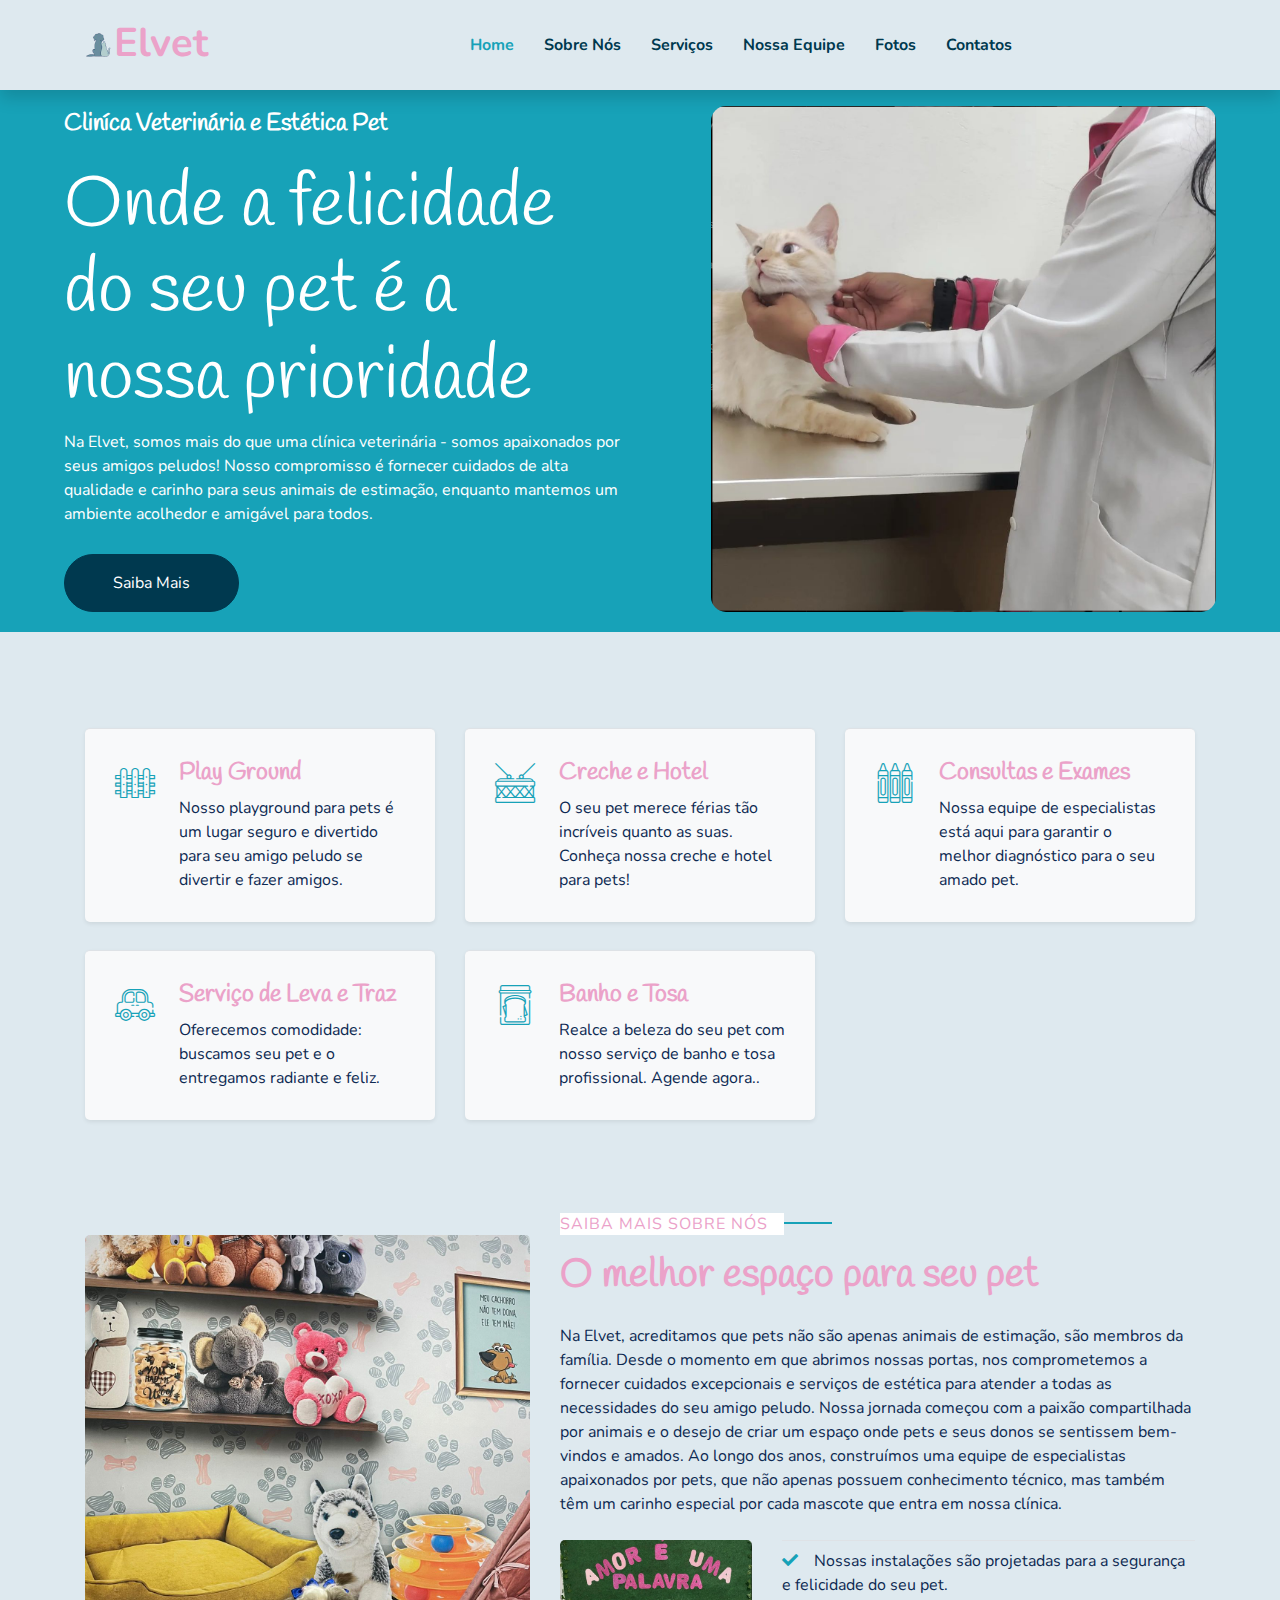
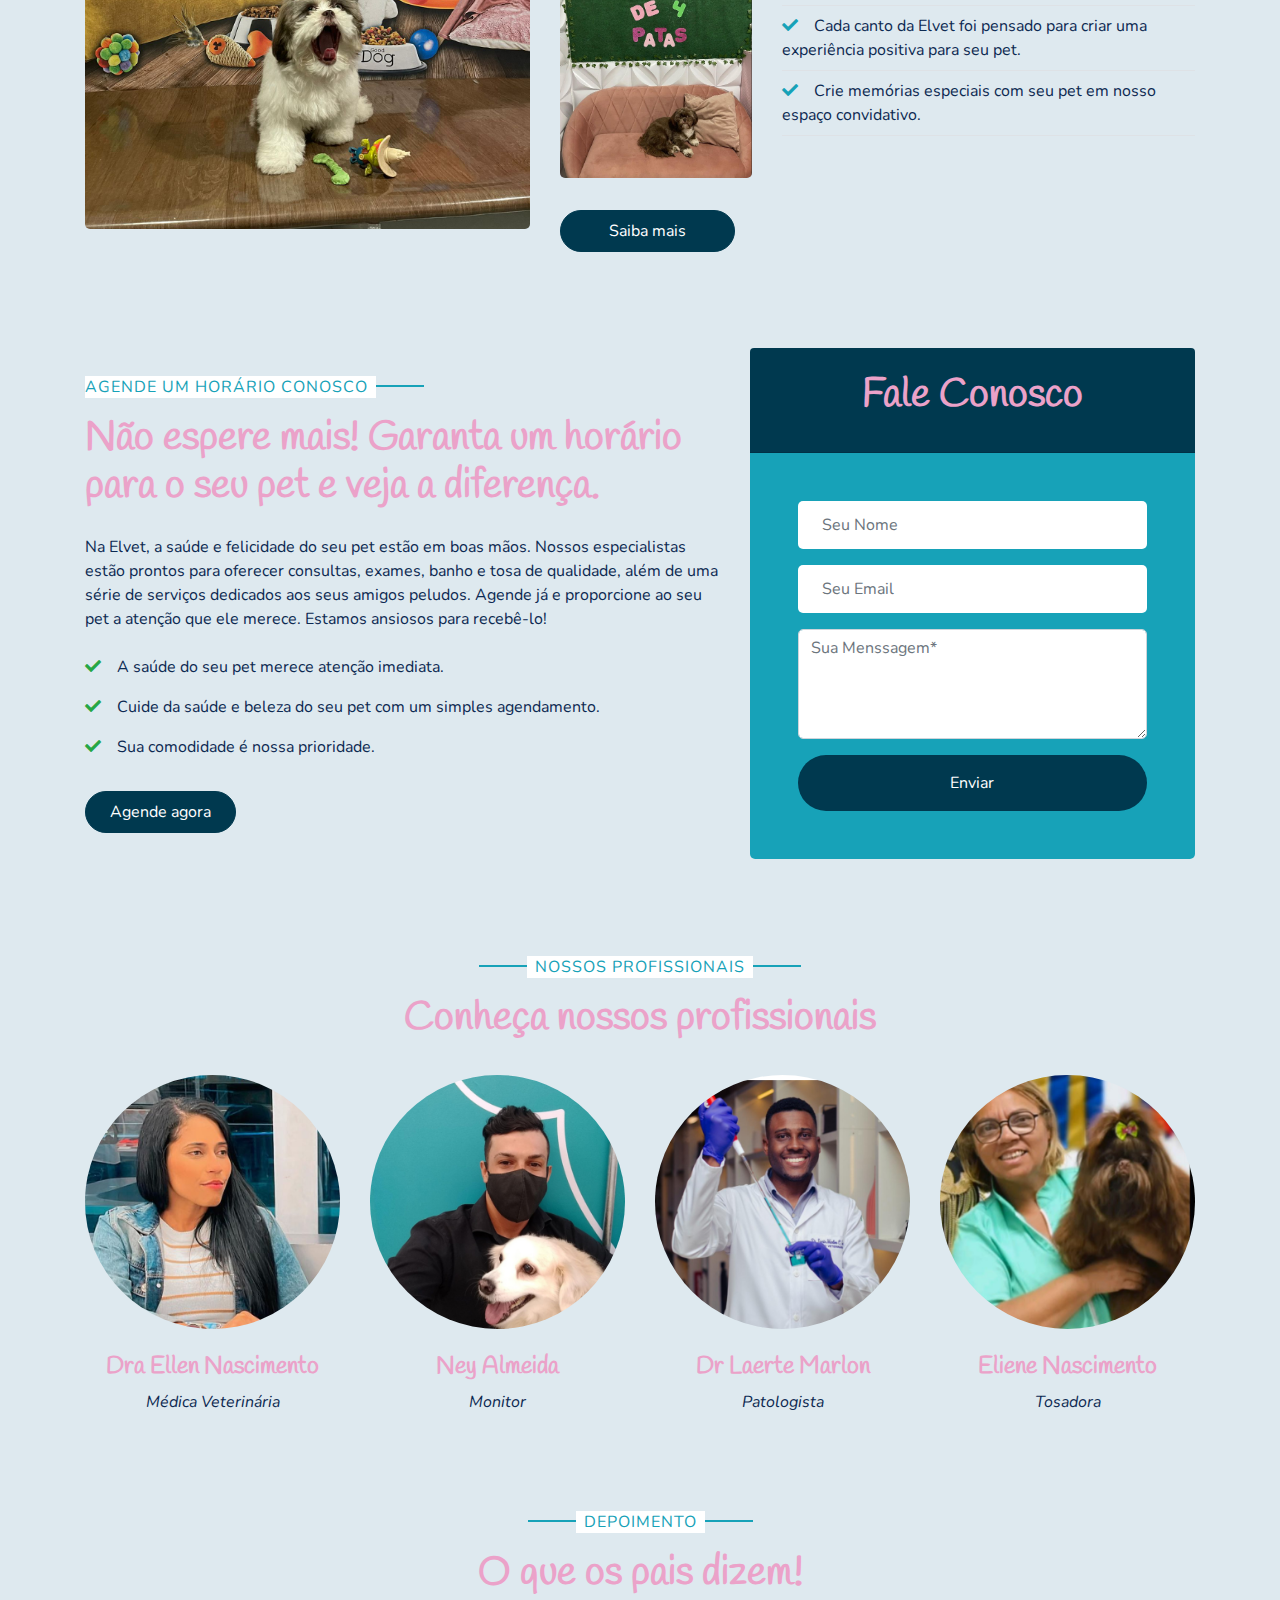
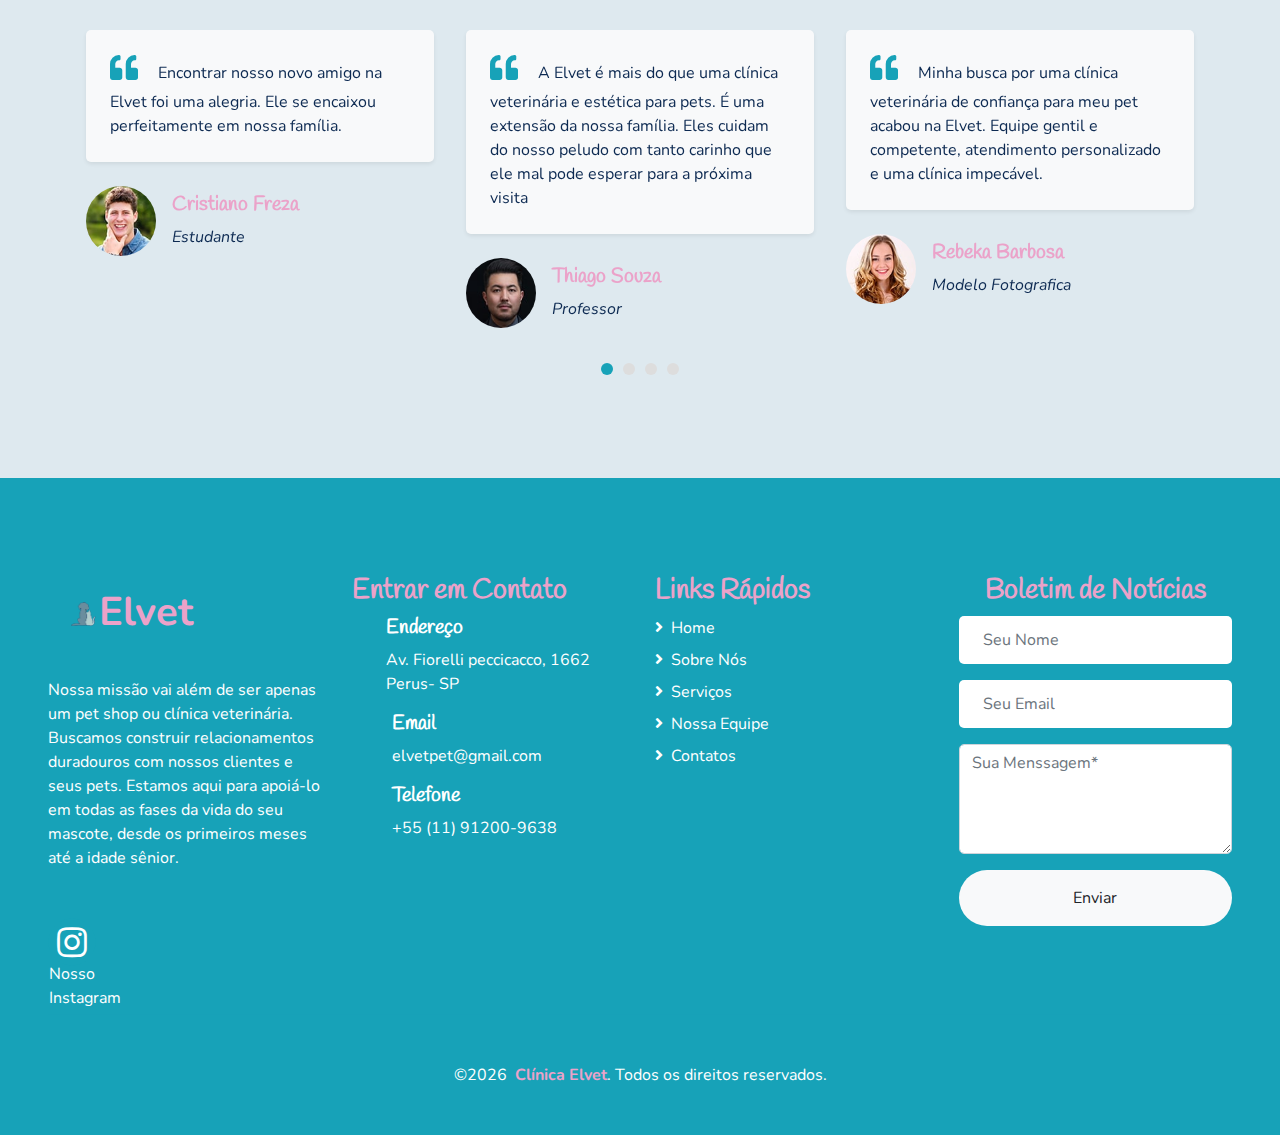
<file: index.html>
<!DOCTYPE html>
<html lang="pt-br">
  <head>
    <meta charset="utf-8" />
    <title>ELVET Cliníca Vetenária e Estética Pet</title>
    <meta content="width=device-width, initial-scale=1.0" name="viewport" />
    <meta content="Free HTML Templates" name="keywords" />
    <meta content="Free HTML Templates" name="description" />

    <!-- Favicon -->
    <link href="" rel="icon" />

    <!-- Google Web Fonts -->
    <link rel="preconnect" href="https://fonts.gstatic.com" />
    <link
      href="https://fonts.googleapis.com/css2?family=Handlee&family=Nunito&display=swap"
      rel="stylesheet"
    />

    <!-- Font Awesome -->
    <link
      href="https://cdnjs.cloudflare.com/ajax/libs/font-awesome/5.10.0/css/all.min.css"
      rel="stylesheet"
    />

    <!-- Flaticon Font -->
    <link href="lib/flaticon/font/flaticon.css" rel="stylesheet" />

    <!-- Libraries Stylesheet -->
    <link href="lib/owlcarousel/assets/owl.carousel.min.css" rel="stylesheet" />
    <link href="lib/lightbox/css/lightbox.min.css" rel="stylesheet" />

    <!-- Customized Bootstrap Stylesheet -->
    <link href="css/style.css" rel="stylesheet" />
  </head>

  <body>
    <!-- Navbar Start -->
    <div class="container-fluid  position-relative shadow">
      <nav
        class="navbar navbar-expand-lg navbar-light  py-3 py-lg-0 px-0 px-lg-5"
      >
        <a
          href=""
          class="navbar-brand font-weight-bold text-secondary"
          style="font-size: 40px"
        >
          <!-- <i class="fas fa-dog"></i>  -->
          <img class="imgMeuLogo" src="img/Design sem nome (3).png" alt="logotipo" />
          <span class="textPink elvet-text">Elvet</span>
        </a>
        <button
          type="button"
          class="navbar-toggler"
          data-toggle="collapse"
          data-target="#navbarCollapse"
        >
          <span class="navbar-toggler-icon"></span>
        </button>
        <div
          class="collapse navbar-collapse justify-content-between"
          id="navbarCollapse"
        >
          <div class="navbar-nav font-weight-bold mx-auto py-0 ">
            <a href="index.html" class="nav-item nav-link active">Home</a>
            <a href="about.html" class="nav-item nav-link">Sobre Nós</a>
            <a href="class.html" class="nav-item nav-link">Serviços</a>
            <a href="team.html" class="nav-item nav-link">Nossa Equipe</a>
            <a href="gallery.html" class="nav-item nav-link">Fotos</a>
            <a href="contact.html" class="nav-item nav-link">Contatos</a>
            <!-- <div class="nav-item dropdown">
              <a
                href="#"
                class="nav-link dropdown-toggle"
                data-toggle="dropdown"
                >Pages</a
              >
              <div class="dropdown-menu rounded-0 m-0">
                <a href="blog.html" class="dropdown-item">Blog Grid</a>
                <a href="single.html" class="dropdown-item">Blog Detail</a>
              </div>
            </div> -->
          </div>
        </div>
      </nav>
    </div>
    <!-- Navbar End -->

    <!-- Header Inicio -->
    <div class="container-fluid textAzul px-0 px-md-5 mb-5">
      <div class="row align-items-center px-3">
        <div class="col-lg-6 text-center text-lg-left">
          <h4 class="text-white mb-4 mt-5 mt-lg-0">
            Cliníca Veterinária e Estética Pet
          </h4>
          <h1 class="display-3 text-white">
            Onde a felicidade do seu pet é a nossa prioridade
          </h1>
          <p class="text-white mb-4">
            Na Elvet, somos mais do que uma clínica veterinária - somos
            apaixonados por seus amigos peludos! Nosso compromisso é fornecer
            cuidados de alta qualidade e carinho para seus animais de estimação,
            enquanto mantemos um ambiente acolhedor e amigável para todos.
          </p>
          <a href="https://wa.me/5511912009638?text=Ol%C3%A1%21+Obrigado+por+visitar+nosso+site.+Voc%C3%AA+est%C3%A1+se+comunicando+conosco+atrav%C3%A9s+do+link+do+site.+Por+favor%2C+deixe+sua+mensagem%2C+e+nossa+equipe+entrar%C3%A1+em+contato+em+breve+para+ajudar+com+suas+d%C3%BAvidas+sobre+nossos+servi%C3%A7os+na+Elvet+Cl%C3%ADnica+e+Est%C3%A9tica+de+Pet." target="_blank" class="btn btn-secondary mt-1 py-3 px-5">Saiba Mais</a>
        </div>
        <div class="col-lg-6 text-center text-lg-right">
          <img
            class="img-fluid mt-3 imgPerfil"
            src="img/Screenshot_1.png"
            alt=""
          />
        </div>
      </div>
    </div>
    <!-- Header Fim -->

    <!-- Instalações Inicio -->
    <div class="container-fluid pt-5">
      <div class="container pb-3">
        <div class="row">
          <div class="col-lg-4 col-md-6 pb-1">
            <div
              class="d-flex bg-light shadow-sm border-top rounded mb-4"
              style="padding: 30px"
            >
              <i
                class="flaticon-050-fence h1 font-weight-normal text-primary mb-3"
              ></i>
              <div class="pl-4">
                <h4>Play Ground</h4>
                <p class="m-0">
                  Nosso playground para pets é um lugar seguro e divertido para
                  seu amigo peludo se divertir e fazer amigos. 
                </p>
              </div>
            </div>
          </div>
          <div class="col-lg-4 col-md-6 pb-1">
            <div
              class="d-flex bg-light shadow-sm border-top rounded mb-4"
              style="padding: 30px"
            >
              <i
                class="flaticon-022-drum h1 font-weight-normal text-primary mb-3"
              ></i>
              <div class="pl-4">
                <h4>Creche e Hotel</h4>
                <p class="m-0">
                  O seu pet merece férias tão incríveis quanto as suas. Conheça
                  nossa creche e hotel para pets!
                </p>
              </div>
            </div>
          </div>
          <div class="col-lg-4 col-md-6 pb-1">
            <div
              class="d-flex bg-light shadow-sm border-top rounded mb-4"
              style="padding: 30px"
            >
              <i
                class="flaticon-030-crayons h1 font-weight-normal text-primary mb-3"
              ></i>
              <div class="pl-4">
                <h4>Consultas e Exames</h4>
                <p class="m-0">
                  Nossa equipe de especialistas está aqui para garantir o melhor
                  diagnóstico para o seu amado pet.
                </p>
              </div>
            </div>
          </div>
          <div class="col-lg-4 col-md-6 pb-1">
            <div
              class="d-flex bg-light shadow-sm border-top rounded mb-4"
              style="padding: 30px"
            >
              <i
                class="flaticon-017-toy-car  h1 font-weight-normal text-primary mb-3"
              ></i>
              <div class="pl-4">
                <h4>Serviço de Leva e Traz</h4>
                <p class="m-0">
                  Oferecemos comodidade: buscamos seu pet e o entregamos
                  radiante e feliz.
                </p>
              </div>
            </div>
          </div>
          <div class="col-lg-4 col-md-6 pb-1">
            <div
              class="d-flex bg-light shadow-sm border-top rounded mb-4"
              style="padding: 30px"
            >
              <i
                class="flaticon-025-sandwich h1 font-weight-normal text-primary mb-3 bi bi-0-circle-fill"
              ></i>

              <div class="pl-4">
                <h4>Banho e Tosa</h4>
                <p class="m-0">
                  Realce a beleza do seu pet com nosso serviço de banho e tosa
                  profissional. Agende agora..
                </p>
              </div>
            </div>
          </div>
          <!-- <div class="col-lg-4 col-md-6 pb-1">
            <div
              class="d-flex bg-light shadow-sm border-top rounded mb-4"
              style="padding: 30px"
            >
              <i
                class="flaticon-047-backpack h1 font-weight-normal text-primary mb-3"
              ></i>
              <div class="pl-4">
                <h4>Educational Tour</h4>
                <p class="m-0">
                  Kasd labore kasd et dolor est rebum dolor ut, clita dolor vero
                  lorem amet elitr vero...
                </p>
              </div>
            </div>
          </div> -->
        </div>
      </div>
    </div>
    <!-- Instalaçõess Final -->

    <!-- About Start -->
    <div class="container-fluid py-5">
      <div class="container">
        <div class="row align-items-center">
          <div class="col-lg-5">
            <img
              class="img-fluid rounded mb-5 mb-lg-0"
              src="img/amorapet.jpg"
              alt=""
            />
          </div>
          <div class="col-lg-7 ">
            <p class="section-title pr-5 ">
              <span class="pr-3 textPink">Saiba mais sobre nós</span>
            </p>
            <h1 class="mb-4">O melhor espaço para seu pet</h1>
            <p>
              Na Elvet, acreditamos que pets não são apenas animais de
              estimação, são membros da família. Desde o momento em que abrimos
              nossas portas, nos comprometemos a fornecer cuidados excepcionais
              e serviços de estética para atender a todas as necessidades do seu
              amigo peludo. Nossa jornada começou com a paixão compartilhada por
              animais e o desejo de criar um espaço onde pets e seus donos se
              sentissem bem-vindos e amados. Ao longo dos anos, construímos uma
              equipe de especialistas apaixonados por pets, que não apenas
              possuem conhecimento técnico, mas também têm um carinho especial
              por cada mascote que entra em nossa clínica.
            </p>
            <div class="row pt-2 pb-4">
              <div class="col-6 col-md-4">
                <img class="img-fluid rounded" src="img/rebecapet.png" alt="" />
              </div>
              <div class="col-6 col-md-8">
                <ul class="list-inline m-0">
                  <li class="py-2 border-top border-bottom">
                    <i class="fa fa-check text-primary mr-3"></i>Nossas
                    instalações são projetadas para a segurança e felicidade do
                    seu pet.
                  </li>
                  <li class="py-2 border-bottom">
                    <i class="fa fa-check text-primary mr-3"></i>Cada canto da
                    Elvet foi pensado para criar uma experiência positiva para
                    seu pet.
                  </li>
                  <li class="py-2 border-bottom">
                    <i class="fa fa-check text-primary mr-3"></i>Crie memórias
                    especiais com seu pet em nosso espaço convidativo.
                  </li>
                </ul>
              </div>
            </div>
            <a  href="https://wa.me/5511912009638?text=Ol%C3%A1%21+Obrigado+por+visitar+nosso+site.+Voc%C3%AA+est%C3%A1+se+comunicando+conosco+atrav%C3%A9s+do+link+do+site.+Por+favor%2C+deixe+sua+mensagem%2C+e+nossa+equipe+entrar%C3%A1+em+contato+em+breve+para+ajudar+com+suas+d%C3%BAvidas+sobre+nossos+servi%C3%A7os+na+Elvet+Cl%C3%ADnica+e+Est%C3%A9tica+de+Pet." target="_blank" class="btn btn-secondary mt-2 py-2 px-5">Saiba mais</a>
          </div>
        </div>
      </div>
    </div>
    <!-- About End -->

    <!-- Registration Start -->
    <div class="container-fluid py-5">
      <div class="container">
        <div class="row align-items-center">
          <div class="col-lg-7 mb-5 mb-lg-0">
            <p class="section-title pr-5">
              <span class="pr-2">Agende um horário conosco</span>
            </p>
            <h1 class="mb-4">
              Não espere mais! Garanta um horário para o seu pet e veja a
              diferença.
            </h1>
            <p>
              Na Elvet, a saúde e felicidade do seu pet estão em boas mãos.
              Nossos especialistas estão prontos para oferecer consultas,
              exames, banho e tosa de qualidade, além de uma série de serviços
              dedicados aos seus amigos peludos. Agende já e proporcione ao seu
              pet a atenção que ele merece. Estamos ansiosos para recebê-lo!
            </p>
            <ul class="list-inline m-0">
              <li class="py-2">
                <i class="fa fa-check text-success mr-3"></i>A saúde do seu pet
                merece atenção imediata.
              </li>
              <li class="py-2">
                <i class="fa fa-check text-success mr-3"></i>Cuide da saúde e
                beleza do seu pet com um simples agendamento.
              </li>
              <li class="py-2">
                <i class="fa fa-check text-success mr-3"></i>Sua comodidade é
                nossa prioridade.
              </li>
            </ul>
            <a href="https://wa.me/5511912009638?text=Ol%C3%A1%21+Obrigado+por+visitar+nosso+site.+Voc%C3%AA+est%C3%A1+se+comunicando+conosco+atrav%C3%A9s+do+link+do+site.+Por+favor%2C+deixe+sua+mensagem%2C+e+nossa+equipe+entrar%C3%A1+em+contato+em+breve+para+ajudar+com+suas+d%C3%BAvidas+sobre+nossos+servi%C3%A7os+na+Elvet+Cl%C3%ADnica+e+Est%C3%A9tica+de+Pet." target="_blank" class="btn btn-secondary mt-4 py-2 px-4">Agende agora</a>
          </div>
          <div class="col-lg-5">
            <div class="card border-0">
              <div class="card-header bg-secondary text-center p-4">
                <h1 class="">Fale Conosco</h1>
              </div>
              <div class="card-body rounded-bottom bg-primary p-5">
                <form action="https://api.staticforms.xyz/submit" method="post">
                  <input type="hidden" name="accessKey" value="ab7b69ef-9ce0-455b-bdc6-ac09bf77a361">
                  <input type="hidden" name="redirectTo" value="https://wiillrodriigues.github.io/ElvetPet/">
                  <div class="form-group">
                    <input
                      type="text"
                      name="name"
                      class="form-control border-0 p-4"
                      placeholder="Seu Nome"
                      required="required"
                    />
                  </div>
                  <div class="form-group">
                    <input
                      type="email"
                      name="email"
                      class="form-control border-0 p-4"
                      placeholder="Seu Email"
                      required="required"
                    />
                  </div>
                  <div class="form-group">
                    <textarea
                      class="form-control"
                      rows="4"
                      id="message"
                      name="message"
                      placeholder="Sua Menssagem*"
                      required="required"
                    ></textarea>
                    <p class="help-block text-danger"></p>
                  </div>

                  <!-- <div class="form-group">
                    <select
                      class="custom-select border-0 px-4"
                      style="height: 47px"
                    >
                      <option selected>Tipo de Atendimento</option>
                      <option value="1">Consultas e Exames</option>
                      <option value="2">Banho e Tosa</option>
                      <option value="3">Creche e Hotel</option>
                    </select>
                  </div> -->
                  <div>
                    <button
                      class="btn btn-secondary btn-block border-0 py-3"
                      type="submit"
                    >
                      Enviar
                    </button>
                  </div>
                </form>
              </div>
            </div>
          </div>
        </div>
      </div>
    </div>
    <!-- Registration End -->

    <!-- Time Start -->
    <div class="container-fluid pt-5">
      <div class="container">
        <div class="text-center pb-2">
          <p class="section-title px-5">
            <span class="px-2">Nossos Profissionais</span>
          </p>
          <h1 class="mb-4">Conheça nossos profissionais</h1>
        </div>
        <div class="row">
          <div class="col-md-6 col-lg-3 text-center team mb-5">
            <div
              class="position-relative overflow-hidden mb-4"
              style="border-radius: 100%"
            >
              <img class="img-fluid w-100" src="img/Elllen.png" alt="" />
              <div
                class="team-social d-flex align-items-center justify-content-center w-100 h-100 position-absolute"
              >
                <a
                  class="btn btn-outline-light text-center mr-2 px-0"
                  style="width: 38px; height: 38px"
                  href="https://www.instagram.com/ellennp1802/" target="_blank"
                  ><i class="fab fa-instagram"></i
                ></a>
                <!-- <a
                  class="btn btn-outline-light text-center mr-2 px-0"
                  style="width: 38px; height: 38px"
                  href="#"
                  ><i class="fab fa-facebook-f"></i
                ></a>
                <a
                  class="btn btn-outline-light text-center px-0"
                  style="width: 38px; height: 38px"
                  href="#"
                  ><i class="fab fa-linkedin-in"></i
                ></a> -->
              </div>
            </div>
            <h4> Dra Ellen Nascimento</h4>
            <i>Médica Veterinária</i>
          </div>
          <div class="col-md-6 col-lg-3 text-center team mb-5">
            <div
              class="position-relative overflow-hidden mb-4"
              style="border-radius: 100%"
            >
              <img class="img-fluid w-100" src="img/Nei.png" alt="" />
              <div
                class="team-social d-flex align-items-center justify-content-center w-100 h-100 position-absolute"
              >
                <a
                  class="btn btn-outline-light text-center mr-2 px-0"
                  style="width: 38px; height: 38px"
                  href="https://www.instagram.com/ney.almeida.545/" target="_blank"
                  ><i class="fab fa-instagram" ></i
                ></a>
                <!-- <a
                  class="btn btn-outline-light text-center mr-2 px-0"
                  style="width: 38px; height: 38px"
                  href="#"
                  ><i class="fab fa-facebook-f"></i
                ></a>
                <a
                  class="btn btn-outline-light text-center px-0"
                  style="width: 38px; height: 38px"
                  href="#"
                  ><i class="fab fa-linkedin-in"></i
                ></a> -->
              </div>
            </div>
            <h4>Ney Almeida</h4>
            <i>Monitor</i>
          </div>
          <div class="col-md-6 col-lg-3 text-center team mb-5">
            <div
              class="position-relative overflow-hidden mb-4"
              style="border-radius: 100%"
            >
              <img class="img-fluid w-100" src="img/DrL1.png" alt="" />
              <div
                class="team-social d-flex align-items-center justify-content-center w-100 h-100 position-absolute"
              >
                <a
                  class="btn btn-outline-light text-center mr-2 px-0"
                  style="width: 38px; height: 38px"
                  href="https://www.instagram.com/laertemarlon/" target="_blank"
                  ><i class="fab fa-instagram"></i
                ></a>
                <!-- <a
                  class="btn btn-outline-light text-center mr-2 px-0"
                  style="width: 38px; height: 38px"
                  href="#"
                  ><i class="fab fa-facebook-f"></i
                ></a>
                <a
                  class="btn btn-outline-light text-center px-0"
                  style="width: 38px; height: 38px"
                  href="#"
                  ><i class="fab fa-linkedin-in"></i
                ></a> -->
              </div>
            </div>
            <h4>Dr Laerte Marlon</h4>
            <i>Patologista</i>
          </div>
          <div class="col-md-6 col-lg-3 text-center team mb-5">
            <div
              class="position-relative overflow-hidden mb-4"
              style="border-radius: 100%"
            >
              <img class="img-fluid w-100" src="img/Ceceu1.png" alt="" />
              <div
                class="team-social d-flex align-items-center justify-content-center w-100 h-100 position-absolute"
              >
                <a
                  class="btn btn-outline-light text-center mr-2 px-0"
                  style="width: 38px; height: 38px"
                  href="https://www.instagram.com/eliennesnascimento/" target="_blank"
                  ><i class="fab fa-instagram"></i
                ></a>
                <!-- <a
                  class="btn btn-outline-light text-center mr-2 px-0"
                  style="width: 38px; height: 38px"
                  href="#"
                  ><i class="fab fa-facebook-f"></i
                ></a>
                <a
                  class="btn btn-outline-light text-center px-0"
                  style="width: 38px; height: 38px"
                  href="#"
                  ><i class="fab fa-linkedin-in"></i
                ></a> -->
              </div>
            </div>
            <h4>Eliene Nascimento</h4>
            <i>Tosadora</i>
          </div>
        </div>
      </div>
    </div>
    <!-- Time End -->

    <!-- Depoimentos Start -->
    <div class="container-fluid py-5">
      <div class="container p-0">
        <div class="text-center pb-2">
          <p class="section-title px-5">
            <span class="px-2">Depoimento</span>
          </p>
          <h1 class="mb-4">O que os pais dizem!</h1>
        </div>
        <div class="owl-carousel testimonial-carousel">
          <div class="testimonial-item px-3">
            <div class="bg-light shadow-sm rounded mb-4 p-4">
              <h3 class="fas fa-quote-left text-primary mr-3"></h3>
              A Elvet é mais do que uma clínica veterinária e estética para
              pets. É uma extensão da nossa família. Eles cuidam do nosso peludo
              com tanto carinho que ele mal pode esperar para a próxima visita
            </div>
            <div class="d-flex align-items-center">
              <img
                class="rounded-circle"
                src="img/testimonial-1.jpg"
                style="width: 70px; height: 70px"
                alt="Image"
              />
              <div class="pl-3">
                <h5>Thiago Souza</h5>
                <i>Professor</i>
              </div>
            </div>
          </div>
          <div class="testimonial-item px-3">
            <div class="bg-light shadow-sm rounded mb-4 p-4">
              <h3 class="fas fa-quote-left text-primary mr-3"></h3>
              Minha busca por uma clínica veterinária de confiança para meu pet
              acabou na Elvet. Equipe gentil e competente, atendimento
              personalizado e uma clínica impecável.
            </div>
            <div class="d-flex align-items-center">
              <img
                class="rounded-circle"
                src="img/testimonial-2.jpg"
                style="width: 70px; height: 70px"
                alt="Image"
              />
              <div class="pl-3">
                <h5>Rebeka Barbosa</h5>
                <i>Modelo Fotografica</i>
              </div>
            </div>
          </div>
          <div class="testimonial-item px-3">
            <div class="bg-light shadow-sm rounded mb-4 p-4">
              <h3 class="fas fa-quote-left text-primary mr-3"></h3>
              Nossa família confia na Elvet para todos os cuidados de saúde e
              beleza do nosso peludo. Eles sempre superam nossas expectativas.
              Não poderíamos estar mais satisfeitos.
            </div>
            <div class="d-flex align-items-center">
              <img
                class="rounded-circle"
                src="img/testimonial-3.jpg"
                style="width: 70px; height: 70px"
                alt="Image"
              />
              <div class="pl-3">
                <h5>Joel Aquino</h5>
                <i>Advogado</i>
              </div>
            </div>
          </div>
          <div class="testimonial-item px-3">
            <div class="bg-light shadow-sm rounded mb-4 p-4">
              <h3 class="fas fa-quote-left text-primary mr-3"></h3>
              Encontrar nosso novo amigo na Elvet foi uma alegria. Ele se
              encaixou perfeitamente em nossa família.
            </div>
            <div class="d-flex align-items-center">
              <img
                class="rounded-circle"
                src="img/testimonial-4.jpg"
                style="width: 70px; height: 70px"
                alt="Image"
              />
              <div class="pl-3">
                <h5>Cristiano Freza</h5>
                <i>Estudante</i>
              </div>
            </div>
          </div>
        </div>
      </div>
    </div>
    <!-- Depoimentos End -->

    <!-- Rodapé Start -->
    <div
      class="container-fluid rodape text-white mt-5 py-5 px-sm-3 px-md-5"
    >
      <div class="row pt-5">
        <div class="col-lg-3 col-md-6 mb-5">
          <a
            href=""
            class="navbar-brand font-weight-bold text-primary m-0 mb-4 p-0"
            style="font-size: 40px; line-height: 40px"
          >
            <!-- <i class="flaticon-043-teddy-bear"></i> -->
            <img class="imgMeuLogo" src="img/Design sem nome (2).png" alt="Imagem logo tipo"   />
            <span class="textPink elvet-text">Elvet</span>
          </a>
          <p>
            Nossa missão vai além de ser apenas um pet shop ou clínica
            veterinária. Buscamos construir relacionamentos duradouros com
            nossos clientes e seus pets. Estamos aqui para apoiá-lo em todas as
            fases da vida do seu mascote, desde os primeiros meses até a idade
            sênior.
          </p>
          <div class="d-flex justify-content-start mt-5">
            <!-- <a
              class="btn btn-outline-primary rounded-circle text-center mr-2 px-0"
              style="width: 38px; height: 38px"
              href="#"
              ><i class="fab fa-twitter"></i
            ></a>
            <a
              class="btn btn-outline-primary rounded-circle text-center mr-2 px-0"
              style="width: 38px; height: 38px"
              href="#"
              ><i class="fab fa-facebook-f"></i
            ></a>
            <a
              class="btn btn-outline-primary rounded-circle text-center mr-2 px-0"
              style="width: 38px; height: 38px"
              href="#"
              ><i class="fab fa-linkedin-in"></i
            ></a> -->
            <a
              class="btn btn-primary rounded-circle text-center mr-2 px-0"
              style="width: 48px; height: 48px"
              href="https://www.instagram.com/elvet.pet/" target="_blank"
              ><i class="fab fa-instagram" style="font-size:34px"></i>Nosso Instagram</a>
          </div>
        </div>
        <div class="col-lg-3 col-md-6 mb-5">
          <h3 class="">Entrar em Contato</h3>
          <div class="d-flex">
            <h4 class="fa fa-map-marker-alt text-primary"></h4>
            <div class="pl-3">
              <h5 class="text-white">Endereço</h5>
              <p>Av. Fiorelli peccicacco, 1662 Perus- SP</p>
            </div>
          </div>
          <div class="d-flex">
            <h4 class="fa fa-envelope text-primary"></h4>
            <div class="pl-3">
              <h5 class="text-white">Email</h5>
              <p>elvetpet@gmail.com</p>
            </div>
          </div>
          <div class="d-flex">
            <h4 class="fa fa-phone-alt text-primary"></h4>
            <div class="pl-3">
              <h5 class="text-white">Telefone</h5>
              <p>+55 (11) 91200-9638</p>
            </div>
          </div>
        </div>
        <div class="col-lg-3 col-md-6 mb-5">
          <h3 class="">Links Rápidos</h3>
          <div class="d-flex flex-column justify-content-start">
            <a class="text-white mb-2" href="index.html"
              ><i class="fa fa-angle-right mr-2"></i>Home</a
            >
            <a class="text-white mb-2" href="about.html"
              ><i class="fa fa-angle-right mr-2"></i>Sobre Nós</a
            >
            <a class="text-white mb-2" href="class.html"
              ><i class="fa fa-angle-right mr-2"></i>Serviços</a
            >
            <a class="text-white mb-2" href="team.html"
              ><i class="fa fa-angle-right mr-2"></i>Nossa Equipe</a
            >
            <a class="text-white" href="contact.html"
              ><i class="fa fa-angle-right mr-2"></i>Contatos</a
            >
          </div>
        </div>
        <div class="col-lg-3 col-md-6 mb-5">
          <h3 class="text-center">Boletim de Notícias</h3>
          <form action="https://api.staticforms.xyz/submit" method="post">
            <input type="hidden" name="accessKey" value="ab7b69ef-9ce0-455b-bdc6-ac09bf77a361">
              <input type="hidden" name="redirectTo" value="https://wiillrodriigues.github.io/ElvetPet/">
            <div class="form-group">
              <input
                type="text"
                name="name"
                class="form-control border-0 p-4"
                placeholder="Seu Nome"
                required="required"
              />
            </div>
            <div class="form-group">
              <input
                type="email"
                name="email"
                class="form-control border-0 p-4"
                placeholder="Seu Email"
                required="required"
              />
            </div>
            <div class="form-group">
              <textarea
                class="form-control"
                rows="4"
                id="message"
                name="message"
                placeholder="Sua Menssagem*"
                required="required"
              ></textarea>
              <p class="help-block text-danger"></p>
            </div>

            <!-- <div class="form-group">
              <select
                class="custom-select border-0 px-4"
                style="height: 47px"
              >
                <option selected>Tipo de Atendimento</option>
                <option value="1">Consultas e Exames</option>
                <option value="2">Banho e Tosa</option>
                <option value="3">Creche e Hotel</option>
              </select>
            </div> -->
            <div>
              <button
                class="btn btn-light btn-block border-0 py-3"
                type="submit"
              >
                Enviar
              </button>
            </div>
          </form>
        </div>
      </div>
      <div
        class="container-fluid pt-5"
        style="border-top: 1px solid rgba(23, 162, 184, 0.2)"
      >
        <p class="m-0 text-center text-white">
          &copy;<span id="currentYear"></span>&nbsp;
          <a class="textPink font-weight-bold" href="index.html">Clínica Elvet</a>.
          Todos os direitos reservados.

          <!--/*** This template is free as long as you keep the footer author’s credit link/attribution link/backlink. If you'd like to use the template without the footer author’s credit link/attribution link/backlink, you can purchase the Credit Removal License from "https://htmlcodex.com/credit-removal". Thank you for your support. ***/-->
         
          <!-- <a class="text-primary font-weight-bold" href="https://htmlcodex.com"
            >HTML Codex</a
          > -->
        </p>
      </div>
    </div>
    <!-- Rodapé End -->

    <!-- Back to Top -->
    <a href="#" class="btn btn-secondary p-3 back-to-top"
      ><i class="fa fa-angle-double-up"></i
    ></a>

    <!-- JavaScript Libraries -->
    <script src="https://code.jquery.com/jquery-3.4.1.min.js"></script>
    <script src="https://stackpath.bootstrapcdn.com/bootstrap/4.4.1/js/bootstrap.bundle.min.js"></script>
    <script src="lib/easing/easing.min.js"></script>
    <script src="lib/owlcarousel/owl.carousel.min.js"></script>
    <script src="lib/isotope/isotope.pkgd.min.js"></script>
    <script src="lib/lightbox/js/lightbox.min.js"></script>

    <!-- Contact Javascript File -->
    <script src="mail/jqBootstrapValidation.min.js"></script>
    <script src="mail/contact.js"></script>

    <!-- Template Javascript -->
    <script src="js/main.js"></script>
  </body>
</html>
</file>
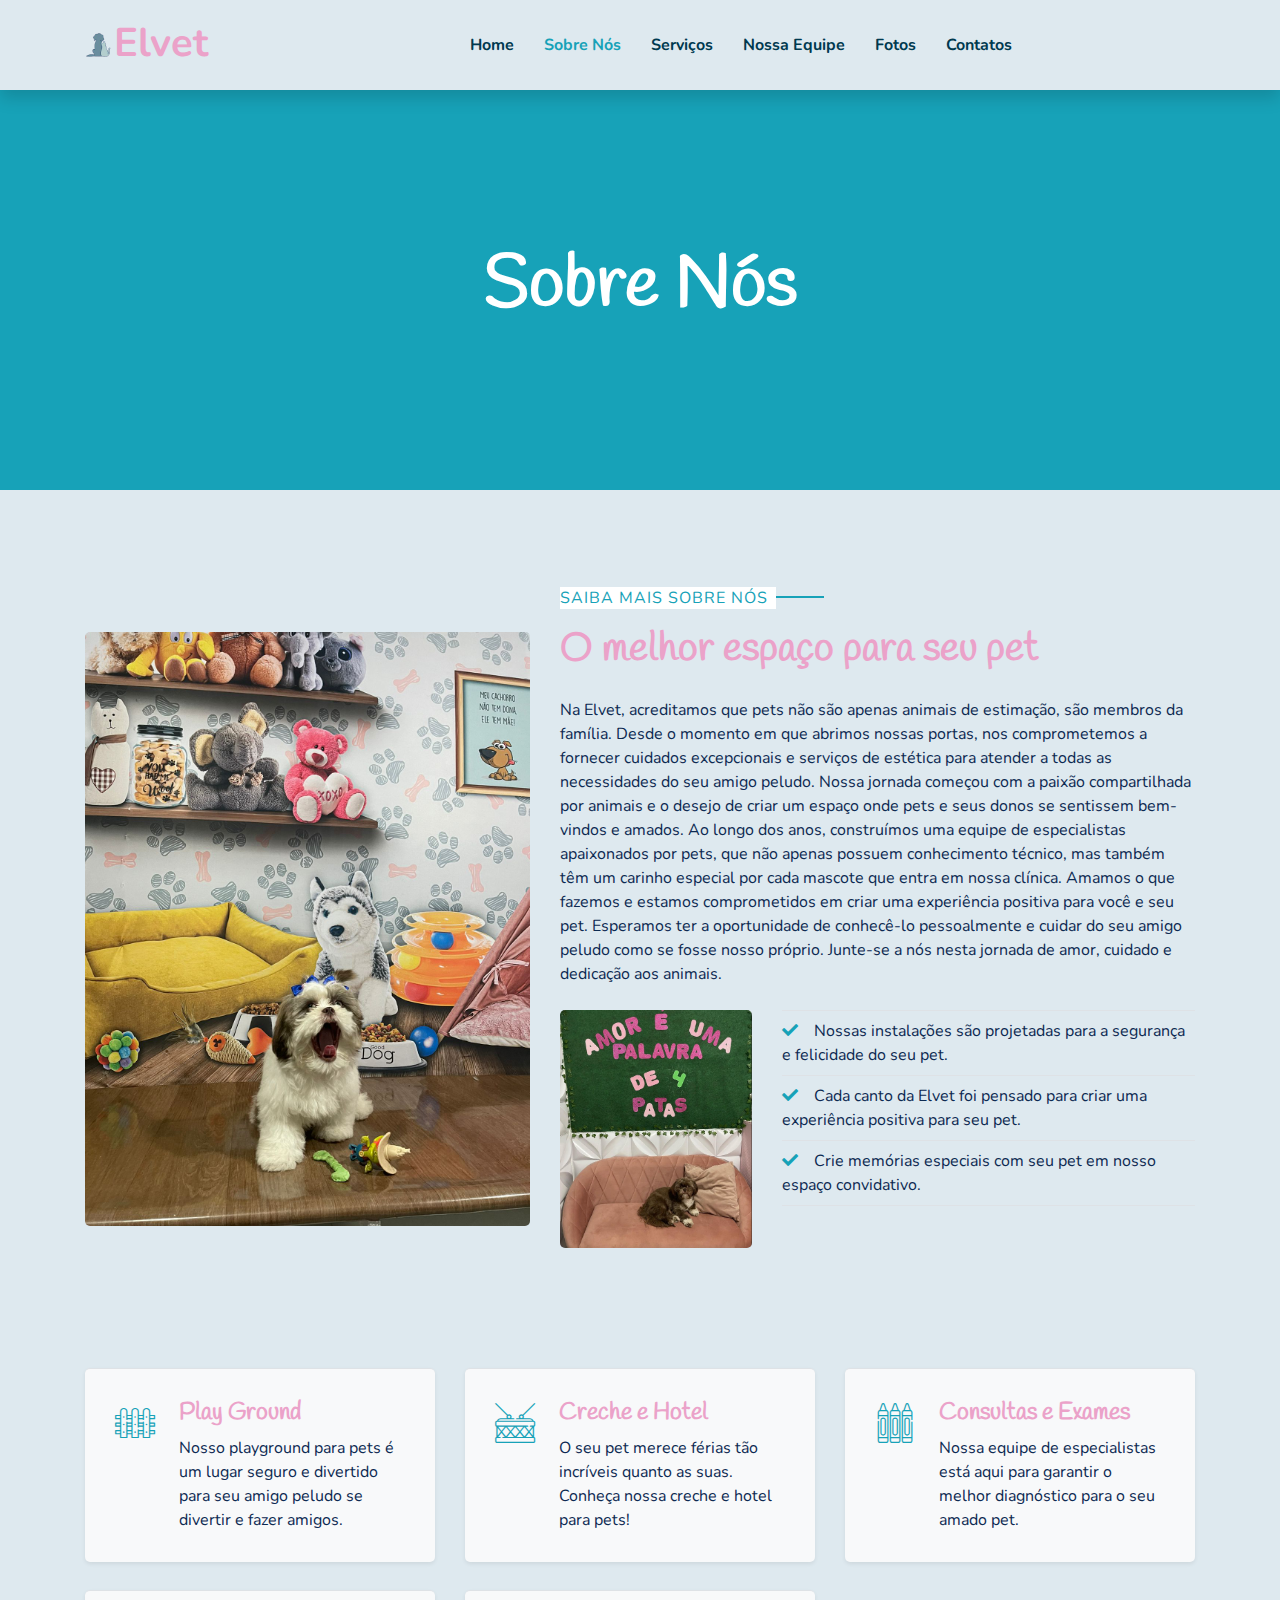
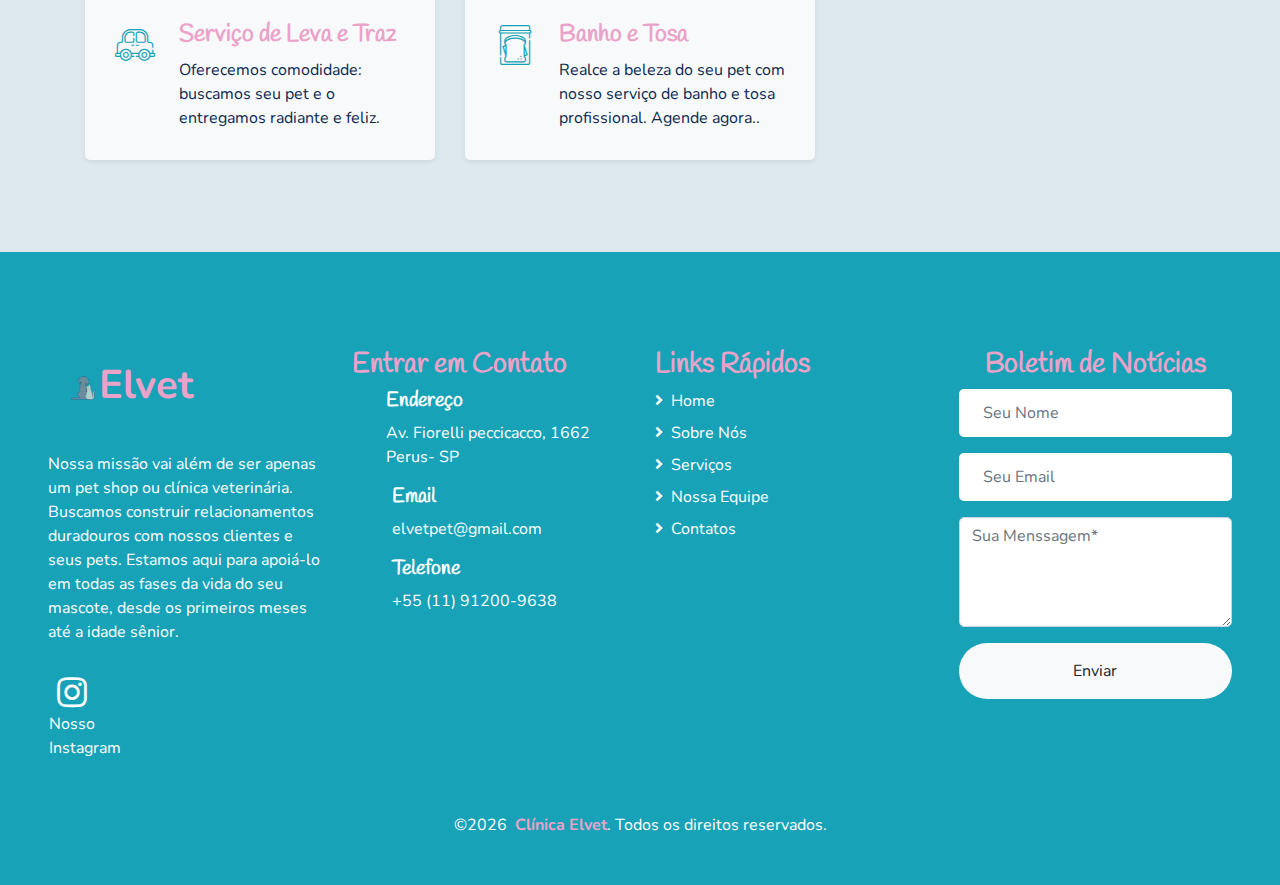
<file: about.html>
<!DOCTYPE html>
<html lang="pt-br">
  <head>
    <meta charset="utf-8" />
    <title>ELVET Cliníca Vetenária e Estética Pet</title>
    <meta content="width=device-width, initial-scale=1.0" name="viewport" />
    <meta content="Free HTML Templates" name="keywords" />
    <meta content="Free HTML Templates" name="description" />

    <!-- Favicon -->
    <link href="img/favicon.ico" rel="icon" />

    <!-- Google Web Fonts -->
    <link rel="preconnect" href="https://fonts.gstatic.com" />
    <link
      href="https://fonts.googleapis.com/css2?family=Handlee&family=Nunito&display=swap"
      rel="stylesheet"
    />

    <!-- Font Awesome -->
    <link
      href="https://cdnjs.cloudflare.com/ajax/libs/font-awesome/5.10.0/css/all.min.css"
      rel="stylesheet"
    />

    <!-- Flaticon Font -->
    <link href="lib/flaticon/font/flaticon.css" rel="stylesheet" />

    <!-- Libraries Stylesheet -->
    <link href="lib/owlcarousel/assets/owl.carousel.min.css" rel="stylesheet" />
    <link href="lib/lightbox/css/lightbox.min.css" rel="stylesheet" />

    <!-- Customized Bootstrap Stylesheet -->
    <link href="css/style.css" rel="stylesheet" />
  </head>

  <body>
    <!-- Navbar Start -->
    <div class="container-fluid  position-relative shadow">
      <nav
        class="navbar navbar-expand-lg navbar-light  py-3 py-lg-0 px-0 px-lg-5"
      >
        <a
          href=""
          class="navbar-brand font-weight-bold text-secondary"
          style="font-size: 40px"
        >
          <!-- <i class="fas fa-dog"></i>  -->
          <img class="imgMeuLogo" src="img/Design sem nome (3).png" alt="logotipo" />
          <span class="textPink elvet-text">Elvet</span>
        </a>
        <button
          type="button"
          class="navbar-toggler"
          data-toggle="collapse"
          data-target="#navbarCollapse"
        >
          <span class="navbar-toggler-icon"></span>
        </button>
        <div
          class="collapse navbar-collapse justify-content-between"
          id="navbarCollapse"
        >
          <div class="navbar-nav font-weight-bold mx-auto py-0">
            <a href="index.html" class="nav-item nav-link ">Home</a>
            <a href="about.html" class="nav-item nav-link active">Sobre Nós</a>
            <a href="class.html" class="nav-item nav-link">Serviços</a>
            <a href="team.html" class="nav-item nav-link">Nossa Equipe</a>
            <a href="gallery.html" class="nav-item nav-link">Fotos</a>
            <a href="contact.html" class="nav-item nav-link">Contatos</a>
            <!-- <div class="nav-item dropdown">
              <a
                href="#"
                class="nav-link dropdown-toggle"
                data-toggle="dropdown"
                >Pages</a
              >
              <div class="dropdown-menu rounded-0 m-0">
                <a href="blog.html" class="dropdown-item">Blog Grid</a>
                <a href="single.html" class="dropdown-item">Blog Detail</a>
              </div>
            </div> -->
          </div>
        </div>
      </nav>
    </div
    <!-- Navbar End -->

    <!-- Header Start -->
    <div class="container-fluid textAzul mb-5">
      <div
        class="d-flex flex-column align-items-center justify-content-center"
        style="min-height: 400px"
      >
        <h3 class="display-3 font-weight-bold text-white">Sobre Nós</h3>
        <div class="d-inline-flex text-white"></div>
      </div>
    </div>
    <!-- Header End -->

    <!-- About Start -->
    <div class="container-fluid py-5">
      <div class="container">
        <div class="row align-items-center">
          <div class="col-lg-5">
            <img
              class="img-fluid rounded mb-5 mb-lg-0"
              src="img/amorapet.jpg"
              alt=""
            />
          </div>
          <div class="col-lg-7">
            <p class="section-title pr-5">
              <span class="pr-2">Saiba mais sobre nós</span>
            </p>
            <h1 class="mb-4">O melhor espaço para seu pet</h1>
            <p>
              Na Elvet, acreditamos que pets não são apenas animais de
              estimação, são membros da família. Desde o momento em que abrimos
              nossas portas, nos comprometemos a fornecer cuidados excepcionais
              e serviços de estética para atender a todas as necessidades do seu
              amigo peludo. Nossa jornada começou com a paixão compartilhada por
              animais e o desejo de criar um espaço onde pets e seus donos se
              sentissem bem-vindos e amados. Ao longo dos anos, construímos uma
              equipe de especialistas apaixonados por pets, que não apenas
              possuem conhecimento técnico, mas também têm um carinho especial
              por cada mascote que entra em nossa clínica.  Amamos o que fazemos e estamos comprometidos em criar uma experiência positiva para você e seu pet. Esperamos ter a oportunidade de conhecê-lo pessoalmente e cuidar do seu amigo peludo como se fosse nosso próprio. Junte-se a nós nesta jornada de amor, cuidado e dedicação aos animais.
            </p>
            <div class="row pt-2 pb-4">
              <div class="col-6 col-md-4">
                <img class="img-fluid rounded" src="img/rebecapet.png" alt="" />
              </div>
              <div class="col-6 col-md-8">
                <ul class="list-inline m-0">
                  <li class="py-2 border-top border-bottom">
                    <i class="fa fa-check text-primary mr-3"></i>Nossas
                    instalações são projetadas para a segurança e felicidade do
                    seu pet.
                  </li>
                  <li class="py-2 border-bottom">
                    <i class="fa fa-check text-primary mr-3"></i>Cada canto da
                    Elvet foi pensado para criar uma experiência positiva para
                    seu pet.
                  </li>
                  <li class="py-2 border-bottom">
                    <i class="fa fa-check text-primary mr-3"></i>Crie memórias
                    especiais com seu pet em nosso espaço convidativo.
                  </li>
                </ul>
              </div>
            </div>
          </div>
        </div>
      </div>
    </div>
    <!-- About End -->

     <!-- Instalações Inicio -->
     <div class="container-fluid pt-5">
      <div class="container pb-3">
        <div class="row">
          <div class="col-lg-4 col-md-6 pb-1">
            <div
              class="d-flex bg-light shadow-sm border-top rounded mb-4"
              style="padding: 30px"
            >
              <i
                class="flaticon-050-fence h1 font-weight-normal text-primary mb-3"
              ></i>
              <div class="pl-4">
                <h4>Play Ground</h4>
                <p class="m-0">
                  Nosso playground para pets é um lugar seguro e divertido para
                  seu amigo peludo se divertir e fazer amigos.
                </p>
              </div>
            </div>
          </div>
          <div class="col-lg-4 col-md-6 pb-1">
            <div
              class="d-flex bg-light shadow-sm border-top rounded mb-4"
              style="padding: 30px"
            >
              <i
                class="flaticon-022-drum h1 font-weight-normal text-primary mb-3"
              ></i>
              <div class="pl-4">
                <h4>Creche e Hotel</h4>
                <p class="m-0">
                  O seu pet merece férias tão incríveis quanto as suas. Conheça
                  nossa creche e hotel para pets!
                </p>
              </div>
            </div>
          </div>
          <div class="col-lg-4 col-md-6 pb-1">
            <div
              class="d-flex bg-light shadow-sm border-top rounded mb-4"
              style="padding: 30px"
            >
              <i
                class="flaticon-030-crayons h1 font-weight-normal text-primary mb-3"
              ></i>
              <div class="pl-4">
                <h4>Consultas e Exames</h4>
                <p class="m-0">
                  Nossa equipe de especialistas está aqui para garantir o melhor
                  diagnóstico para o seu amado pet.
                </p>
              </div>
            </div>
          </div>
          <div class="col-lg-4 col-md-6 pb-1">
            <div
              class="d-flex bg-light shadow-sm border-top rounded mb-4"
              style="padding: 30px"
            >
              <i
                class="flaticon-017-toy-car h1 font-weight-normal text-primary mb-3"
              ></i>
              <div class="pl-4">
                <h4>Serviço de Leva e Traz</h4>
                <p class="m-0">
                  Oferecemos comodidade: buscamos seu pet e o entregamos
                  radiante e feliz.
                </p>
              </div>
            </div>
          </div>
          <div class="col-lg-4 col-md-6 pb-1">
            <div
              class="d-flex bg-light shadow-sm border-top rounded mb-4"
              style="padding: 30px"
            >
              <i
                class="flaticon-025-sandwich h1 font-weight-normal text-primary mb-3 bi bi-0-circle-fill"
              ></i>

              <div class="pl-4">
                <h4>Banho e Tosa</h4>
                <p class="m-0">
                  Realce a beleza do seu pet com nosso serviço de banho e tosa
                  profissional. Agende agora..
                </p>
              </div>
            </div>
          </div>
        </div>
      </div>
    </div>
    <!-- Instalaçõess Final -->

   

  <!-- Rodapé Start -->
  <div
  class="container-fluid rodape text-white mt-5 py-5 px-sm-3 px-md-5"
>
  <div class="row pt-5">
    <div class="col-lg-3 col-md-6 mb-5">
      <a
        href=""
        class="navbar-brand font-weight-bold text-primary m-0 mb-4 p-0"
        style="font-size: 40px; line-height: 40px"
      >
        <!-- <i class="flaticon-043-teddy-bear"></i> -->
        <img class="imgMeuLogo" src="img/Design sem nome (2).png" alt="Imagem logo tipo"   />
        <span class="textPink elvet-text">Elvet</span>
      </a>
      <p>
        Nossa missão vai além de ser apenas um pet shop ou clínica
        veterinária. Buscamos construir relacionamentos duradouros com
        nossos clientes e seus pets. Estamos aqui para apoiá-lo em todas as
        fases da vida do seu mascote, desde os primeiros meses até a idade
        sênior.
      </p>
      <div class="d-flex justify-content-start mt-4">
        <!-- <a
          class="btn btn-outline-primary rounded-circle text-center mr-2 px-0"
          style="width: 38px; height: 38px"
          href="#"
          ><i class="fab fa-twitter"></i
        ></a>
        <a
          class="btn btn-outline-primary rounded-circle text-center mr-2 px-0"
          style="width: 38px; height: 38px"
          href="#"
          ><i class="fab fa-facebook-f"></i
        ></a>
        <a
          class="btn btn-outline-primary rounded-circle text-center mr-2 px-0"
          style="width: 38px; height: 38px"
          href="#"
          ><i class="fab fa-linkedin-in"></i
        ></a> -->
        <a
              class="btn btn-primary rounded-circle text-center mr-2 px-0"
              style="width: 48px; height: 48px"
              href="https://www.instagram.com/elvet.pet/" target="_blank"
              ><i class="fab fa-instagram" style="font-size:34px"></i>Nosso Instagram</a>
      </div>
    </div>
    <div class="col-lg-3 col-md-6 mb-5">
      <h3 class="">Entrar em Contato</h3>
      <div class="d-flex">
        <h4 class="fa fa-map-marker-alt text-primary"></h4>
        <div class="pl-3">
          <h5 class="text-white">Endereço</h5>
          <p>Av. Fiorelli peccicacco, 1662 Perus- SP</p>
        </div>
      </div>
      <div class="d-flex">
        <h4 class="fa fa-envelope text-primary"></h4>
        <div class="pl-3">
          <h5 class="text-white">Email</h5>
          <p>elvetpet@gmail.com</p>
        </div>
      </div>
      <div class="d-flex">
        <h4 class="fa fa-phone-alt text-primary"></h4>
        <div class="pl-3">
          <h5 class="text-white">Telefone</h5>
          <p>+55 (11) 91200-9638</p>
        </div>
      </div>
    </div>
    <div class="col-lg-3 col-md-6 mb-5">
      <h3 class="">Links Rápidos</h3>
      <div class="d-flex flex-column justify-content-start">
        <a class="text-white mb-2" href="index.html"
          ><i class="fa fa-angle-right mr-2"></i>Home</a
        >
        <a class="text-white mb-2" href="about.html"
          ><i class="fa fa-angle-right mr-2"></i>Sobre Nós</a
        >
        <a class="text-white mb-2" href="class.html"
          ><i class="fa fa-angle-right mr-2"></i>Serviços</a
        >
        <a class="text-white mb-2" href="team.html"
          ><i class="fa fa-angle-right mr-2"></i>Nossa Equipe</a
        >
        <a class="text-white" href="contact.html"
          ><i class="fa fa-angle-right mr-2"></i>Contatos</a
        >
      </div>
    </div>
    <div class="col-lg-3 col-md-6 mb-5">
      <h3 class="text-center">Boletim de Notícias</h3>
      <form action="https://api.staticforms.xyz/submit" method="post">
        <input type="hidden" name="accessKey" value="ab7b69ef-9ce0-455b-bdc6-ac09bf77a361">
          <input type="hidden" name="redirectTo" value="https://wiillrodriigues.github.io/ElvetPet/">
        <div class="form-group">
          <input
            type="text"
            name="name"
            class="form-control border-0 p-4"
            placeholder="Seu Nome"
            required="required"
          />
        </div>
        <div class="form-group">
          <input
            type="email"
            name="email"
            class="form-control border-0 p-4"
            placeholder="Seu Email"
            required="required"
          />
        </div>
        <div class="form-group">
          <textarea
            class="form-control"
            rows="4"
            id="message"
            name="message"
            placeholder="Sua Menssagem*"
            required="required"
          ></textarea>
          <p class="help-block text-danger"></p>
        </div>

        <!-- <div class="form-group">
          <select
            class="custom-select border-0 px-4"
            style="height: 47px"
          >
            <option selected>Tipo de Atendimento</option>
            <option value="1">Consultas e Exames</option>
            <option value="2">Banho e Tosa</option>
            <option value="3">Creche e Hotel</option>
          </select>
        </div> -->
        <div>
          <button
            class="btn btn-light btn-block border-0 py-3"
            type="submit"
          >
            Enviar
          </button>
        </div>
      </form>
    </div>
  </div>
  <div
    class="container-fluid pt-5"
    style="border-top: 1px solid rgba(23, 162, 184, 0.2)"
  >
    <p class="m-0 text-center text-white">
      &copy;<span id="currentYear"></span>&nbsp;
      <a class="textPink font-weight-bold" href="index.html">Clínica Elvet</a>.
      Todos os direitos reservados.

      <!--/*** This template is free as long as you keep the footer author’s credit link/attribution link/backlink. If you'd like to use the template without the footer author’s credit link/attribution link/backlink, you can purchase the Credit Removal License from "https://htmlcodex.com/credit-removal". Thank you for your support. ***/-->
     
      <!-- <a class="text-primary font-weight-bold" href="https://htmlcodex.com"
        >HTML Codex</a
      > -->
    </p>
  </div>
</div>
<!-- Rodapé End -->

    <!-- Back to Top -->
    <a href="#" class="btn btn-secondary p-3 back-to-top"
      ><i class="fa fa-angle-double-up"></i
    ></a>

    <!-- JavaScript Libraries -->
    <script src="https://code.jquery.com/jquery-3.4.1.min.js"></script>
    <script src="https://stackpath.bootstrapcdn.com/bootstrap/4.4.1/js/bootstrap.bundle.min.js"></script>
    <script src="lib/easing/easing.min.js"></script>
    <script src="lib/owlcarousel/owl.carousel.min.js"></script>
    <script src="lib/isotope/isotope.pkgd.min.js"></script>
    <script src="lib/lightbox/js/lightbox.min.js"></script>

    <!-- Contact Javascript File -->
    <script src="mail/jqBootstrapValidation.min.js"></script>
    <script src="mail/contact.js"></script>

    <!-- Template Javascript -->
    <script src="js/main.js"></script>
  </body>
</html>
</file>
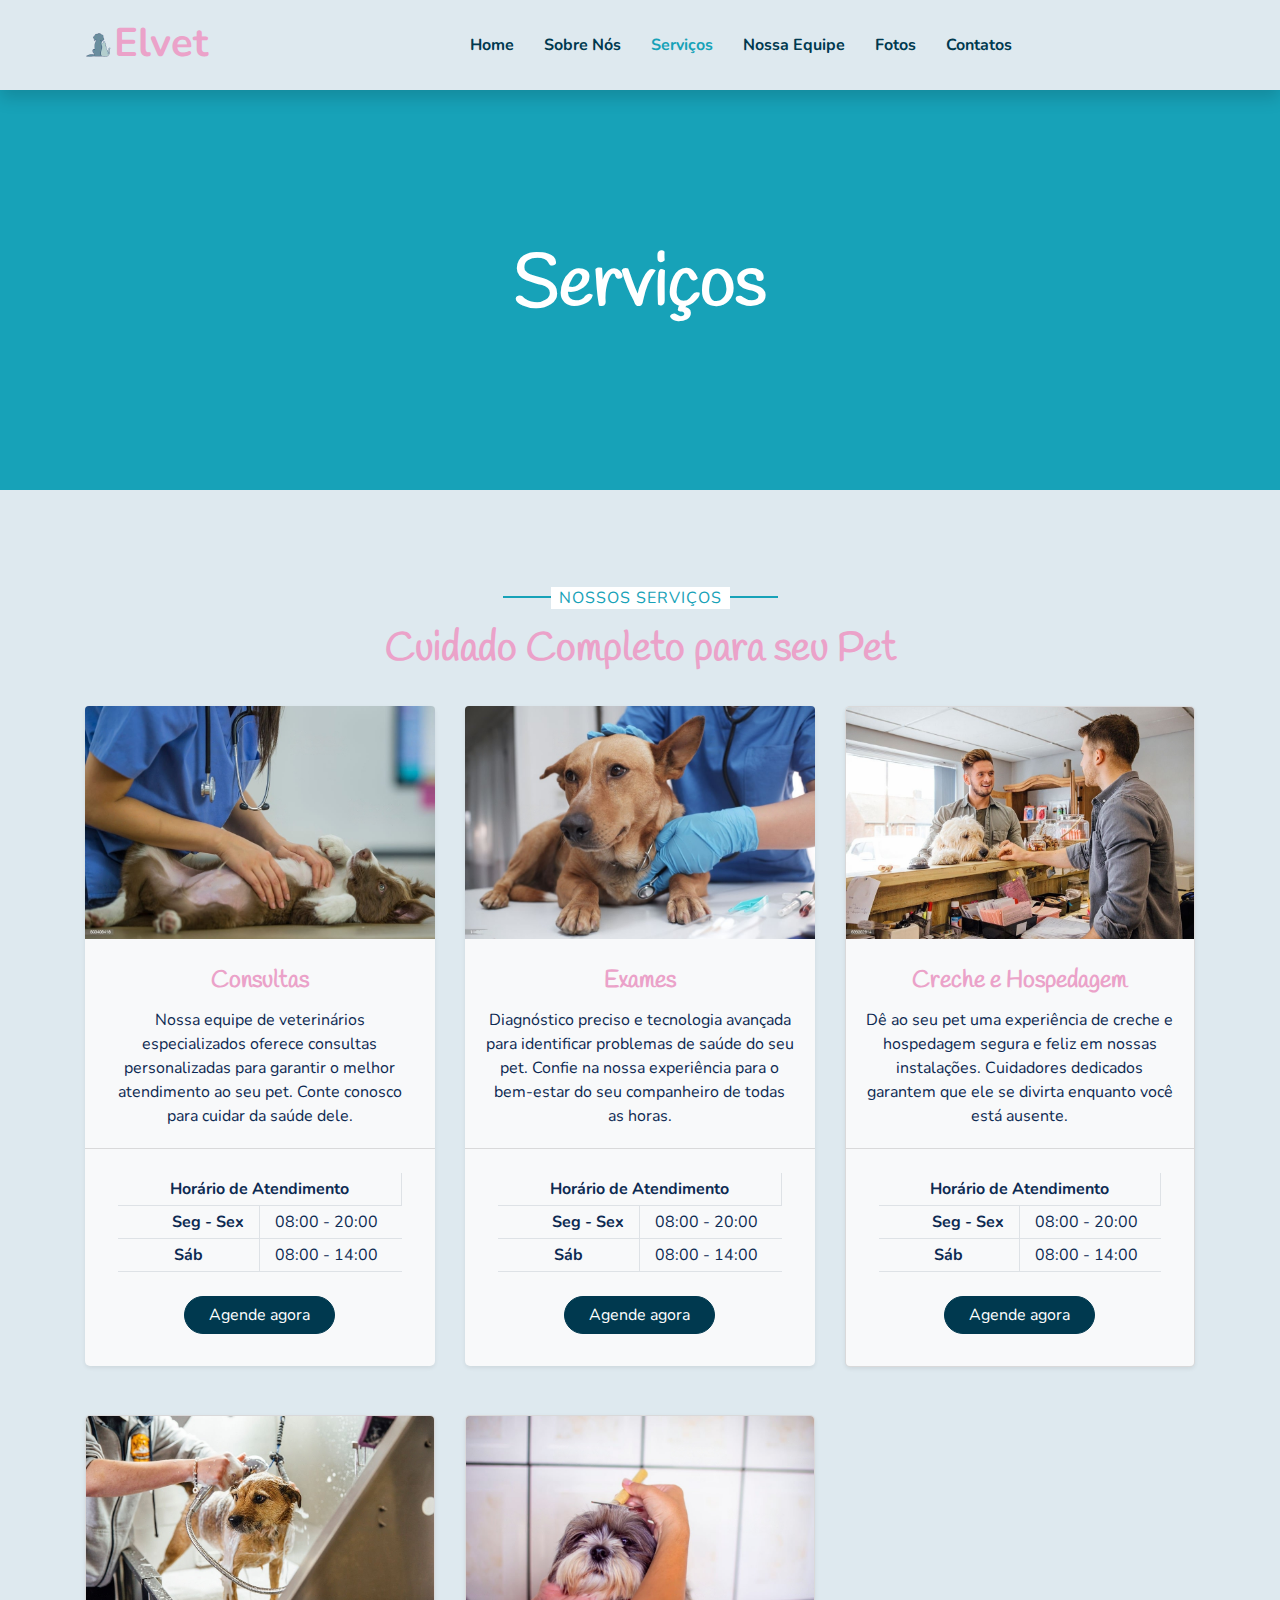
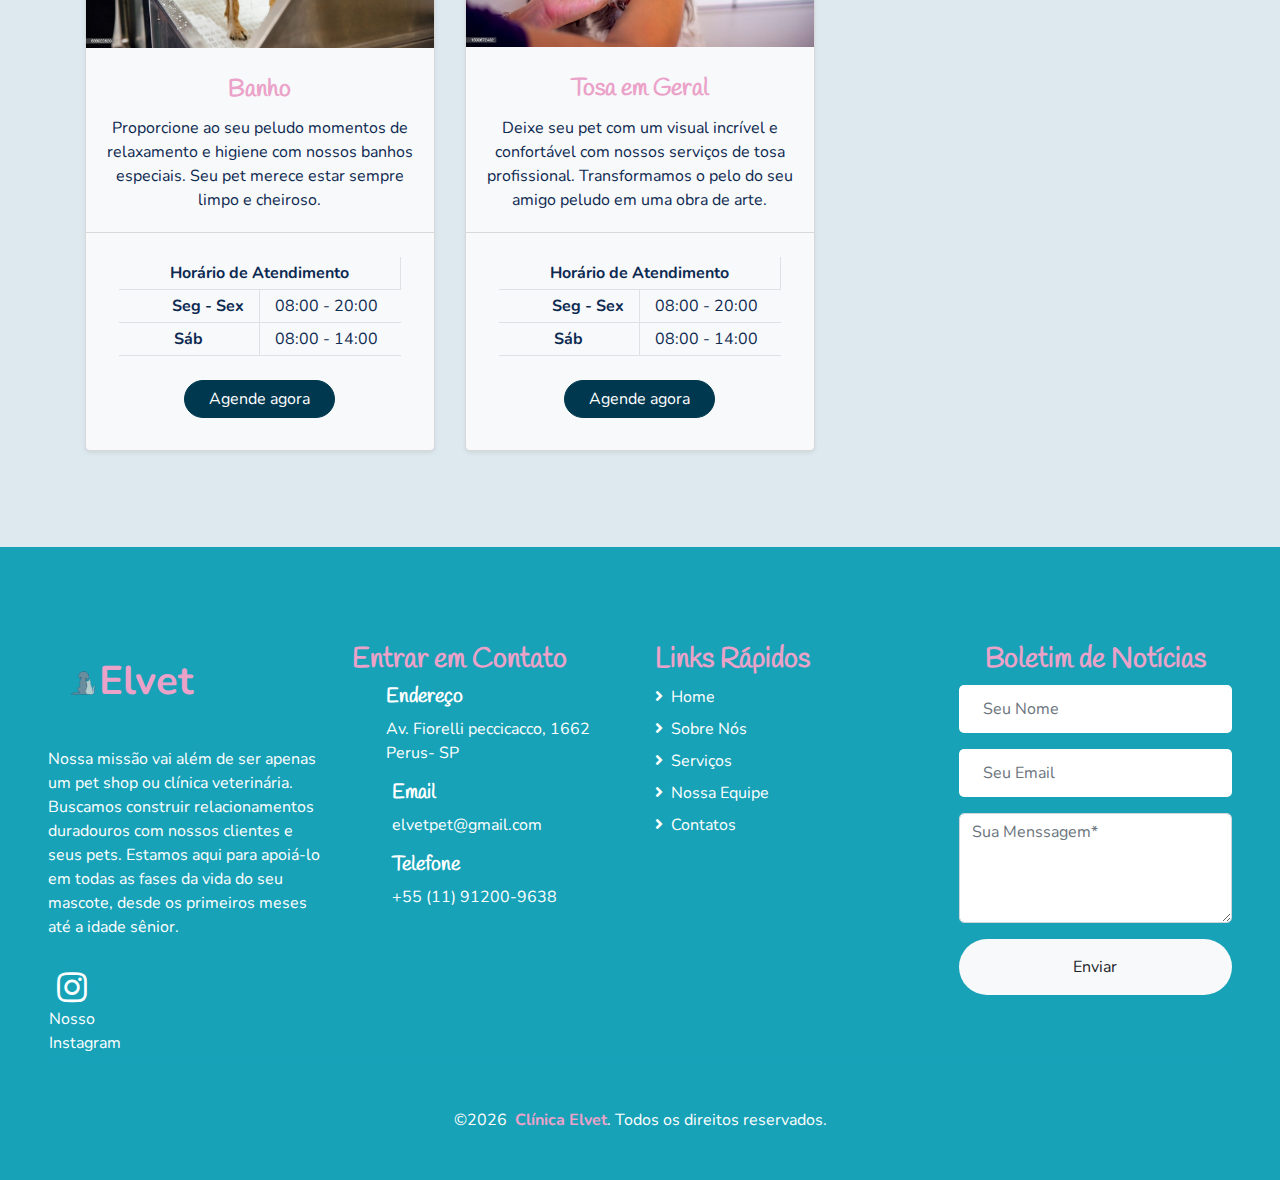
<file: class.html>
<!DOCTYPE html>
<html lang="pt-br">
  <head>
    <meta charset="utf-8" />
    <title>ELVET Cliníca Vetenária e Estética Pet</title>
    <meta content="width=device-width, initial-scale=1.0" name="viewport" />
    <meta content="Free HTML Templates" name="keywords" />
    <meta content="Free HTML Templates" name="description" />

    <!-- Favicon -->
    <link href="img/favicon.ico" rel="icon" />

    <!-- Google Web Fonts -->
    <link rel="preconnect" href="https://fonts.gstatic.com" />
    <link
      href="https://fonts.googleapis.com/css2?family=Handlee&family=Nunito&display=swap"
      rel="stylesheet"
    />

    <!-- Font Awesome -->
    <link
      href="https://cdnjs.cloudflare.com/ajax/libs/font-awesome/5.10.0/css/all.min.css"
      rel="stylesheet"
    />

    <!-- Flaticon Font -->
    <link href="lib/flaticon/font/flaticon.css" rel="stylesheet" />

    <!-- Libraries Stylesheet -->
    <link href="lib/owlcarousel/assets/owl.carousel.min.css" rel="stylesheet" />
    <link href="lib/lightbox/css/lightbox.min.css" rel="stylesheet" />

    <!-- Customized Bootstrap Stylesheet -->
    <link href="css/style.css" rel="stylesheet" />
  </head>

  <body>
    <!-- Navbar Start -->
    <div class="container-fluid  position-relative shadow">
      <nav
        class="navbar navbar-expand-lg navbar-light  py-3 py-lg-0 px-0 px-lg-5"
      >
        <a
          href=""
          class="navbar-brand font-weight-bold text-secondary"
          style="font-size: 40px"
        >
          <!-- <i class="fas fa-dog"></i>  -->
          <img class="imgMeuLogo" src="img/Design sem nome (3).png" alt="logotipo" />
          <span class="textPink elvet-text">Elvet</span>
        </a>
        <button
          type="button"
          class="navbar-toggler"
          data-toggle="collapse"
          data-target="#navbarCollapse"
        >
          <span class="navbar-toggler-icon"></span>
        </button>
        <div
          class="collapse navbar-collapse justify-content-between"
          id="navbarCollapse"
        >
          <div class="navbar-nav font-weight-bold mx-auto py-0">
            <a href="index.html" class="nav-item nav-link ">Home</a>
            <a href="about.html" class="nav-item nav-link">Sobre Nós</a>
            <a href="class.html" class="nav-item nav-link active">Serviços</a>
            <a href="team.html" class="nav-item nav-link">Nossa Equipe</a>
            <a href="gallery.html" class="nav-item nav-link">Fotos</a>
            <a href="contact.html" class="nav-item nav-link">Contatos</a>
            <!-- <div class="nav-item dropdown">
              <a
                href="#"
                class="nav-link dropdown-toggle"
                data-toggle="dropdown"
                >Pages</a
              >
              <div class="dropdown-menu rounded-0 m-0">
                <a href="blog.html" class="dropdown-item">Blog Grid</a>
                <a href="single.html" class="dropdown-item">Blog Detail</a>
              </div>
            </div> -->
          </div>
        </div>
      </nav>
    </div>
    <!-- Navbar End -->

    <!-- Header Start -->
    <div class="container-fluid textAzul mb-5">
      <div
        class="d-flex flex-column align-items-center justify-content-center"
        style="min-height: 400px"
      >
        <h3 class="display-3 font-weight-bold text-white">Serviços</h3>
        <div class="d-inline-flex text-white">
          <!-- <p class="m-0"><a class="text-white" href="">Home</a></p>
          <p class="m-0 px-2">/</p>
          <p class="m-0">Our Classes</p> -->
        </div>
      </div>
    </div>
    <!-- Header End -->

    <!-- Class Start -->
    <div class="container-fluid pt-5">
      <div class="container">
        <div class="text-center pb-2">
          <p class="section-title px-5">
            <span class="px-2">Nossos Serviços</span>
          </p>
          <h1 class="mb-4">Cuidado Completo para seu Pet</h1>
        </div>
        <div class="row">
          <div class="col-lg-4 mb-5">
            <div class="card border-0 bg-light shadow-sm pb-2">
              <img class="card-img-top mb-2" src="img/teste.jpeg" alt="" />
              <div class="card-body text-center">
                <h4 class="card-title">Consultas</h4>
                <p class="card-text">
                  Nossa equipe de veterinários especializados oferece consultas personalizadas para garantir o melhor atendimento ao seu pet. Conte conosco para cuidar da saúde dele.
                </p>
              </div>
              <div class="card-footer bg-transparent py-4 px-5">
                <div class="row border-bottom">
                  <div class="col-12 py-1 text-center border-right ">
                    <strong>Horário de Atendimento</strong>
                  </div>
                  
                </div>
                <div class="row border-bottom">
                  <div class="col-6 py-1 text-right border-right">
                    <strong>Seg - Sex</strong>
                  </div>
                  <div class="col-6 py-1">08:00 - 20:00</div>
                </div>
                <div class="row border-bottom">
                  <div class="col-6 py-1 text-center border-right">
                    <strong>Sáb</strong>
                  </div>
                  <div class="col-6 py-1">08:00 - 14:00</div>
                </div>
                
              </div>
              <a href="https://wa.me/5511912009638?text=Ol%C3%A1%21+Obrigado+por+visitar+nosso+site.+Voc%C3%AA+est%C3%A1+se+comunicando+conosco+atrav%C3%A9s+do+link+do+site.+Por+favor%2C+deixe+sua+mensagem%2C+e+nossa+equipe+entrar%C3%A1+em+contato+em+breve+para+ajudar+com+suas+d%C3%BAvidas+sobre+nossos+servi%C3%A7os+na+Elvet+Cl%C3%ADnica+e+Est%C3%A9tica+de+Pet." target="_blank" class="btn btn-secondary px-4 mx-auto mb-4">Agende agora</a>
            </div>
          </div>
          <div class="col-lg-4 mb-5">
            <div class="card border-0 bg-light shadow-sm pb-2">
              <img class="card-img-top mb-2" src="img/exame.jpeg" alt="" />
              <div class="card-body text-center">
                <h4 class="card-title">Exames</h4>
                <p class="card-text">
                  Diagnóstico preciso e tecnologia avançada para identificar problemas de saúde do seu pet. Confie na nossa experiência para o bem-estar do seu companheiro de todas as horas.
                </p>
              </div>
              <div class="card-footer bg-transparent py-4 px-5">
                <div class="row border-bottom">
                  <div class="col-12 py-1 text-center border-right ">
                    <strong>Horário de Atendimento</strong>
                  </div>
                  
                </div>
                <div class="row border-bottom">
                  <div class="col-6 py-1 text-right border-right">
                    <strong>Seg - Sex</strong>
                  </div>
                  <div class="col-6 py-1">08:00 - 20:00</div>
                </div>
                <div class="row border-bottom">
                  <div class="col-6 py-1 text-center border-right">
                    <strong>Sáb</strong>
                  </div>
                  <div class="col-6 py-1">08:00 - 14:00</div>
                </div>
                
              </div>
              <a href="https://wa.me/5511912009638?text=Ol%C3%A1%21+Obrigado+por+visitar+nosso+site.+Voc%C3%AA+est%C3%A1+se+comunicando+conosco+atrav%C3%A9s+do+link+do+site.+Por+favor%2C+deixe+sua+mensagem%2C+e+nossa+equipe+entrar%C3%A1+em+contato+em+breve+para+ajudar+com+suas+d%C3%BAvidas+sobre+nossos+servi%C3%A7os+na+Elvet+Cl%C3%ADnica+e+Est%C3%A9tica+de+Pet." target="_blank" class="btn btn-secondary px-4 mx-auto mb-4">Agende agora</a>
            </div>
          </div>
          <div class="col-lg-4 mb-5">
            <div class="card border- bg-light shadow-sm pb-2">
              <img class="card-img-top mb-2" src="img/Creche e hotel.jpeg" alt="" />
              <div class="card-body text-center">
                <h4 class="card-title">Creche e Hospedagem</h4>
                <p class="card-text">
                  Dê ao seu pet uma experiência de creche e hospedagem segura e feliz em nossas instalações. Cuidadores dedicados garantem que ele se divirta enquanto você está ausente.
                </p>
              </div>
              <div class="card-footer bg-transparent py-4 px-5">
                <div class="row border-bottom">
                  <div class="col-12 py-1 text-center border-right ">
                    <strong>Horário de Atendimento</strong>
                  </div>
                  
                </div>
                <div class="row border-bottom">
                  <div class="col-6 py-1 text-right border-right">
                    <strong>Seg - Sex</strong>
                  </div>
                  <div class="col-6 py-1">08:00 - 20:00</div>
                </div>
                <div class="row border-bottom">
                  <div class="col-6 py-1 text-center border-right">
                    <strong>Sáb</strong>
                  </div>
                  <div class="col-6 py-1">08:00 - 14:00</div>
                </div>
                
              </div>
              <a href="https://wa.me/5511912009638?text=Ol%C3%A1%21+Obrigado+por+visitar+nosso+site.+Voc%C3%AA+est%C3%A1+se+comunicando+conosco+atrav%C3%A9s+do+link+do+site.+Por+favor%2C+deixe+sua+mensagem%2C+e+nossa+equipe+entrar%C3%A1+em+contato+em+breve+para+ajudar+com+suas+d%C3%BAvidas+sobre+nossos+servi%C3%A7os+na+Elvet+Cl%C3%ADnica+e+Est%C3%A9tica+de+Pet." target="_blank" class="btn btn-secondary px-4 mx-auto mb-4">Agende agora</a>
            </div>
          </div>
          <div class="col-lg-4 mb-5">
            <div class="card border- bg-light shadow-sm pb-2">
              <img class="card-img-top mb-2" src="img/banho e tosa.jpeg" alt="" />
              <div class="card-body text-center">
                <h4 class="card-title">Banho</h4>
                <p class="card-text">
                  Proporcione ao seu peludo momentos de relaxamento e higiene com nossos banhos especiais. Seu pet merece estar sempre limpo e cheiroso.
                </p>
              </div>
              <div class="card-footer bg-transparent py-4 px-5">
                <div class="row border-bottom">
                  <div class="col-12 py-1 text-center border-right ">
                    <strong>Horário de Atendimento</strong>
                  </div>
                  
                </div>
                <div class="row border-bottom">
                  <div class="col-6 py-1 text-right border-right">
                    <strong>Seg - Sex</strong>
                  </div>
                  <div class="col-6 py-1">08:00 - 20:00</div>
                </div>
                <div class="row border-bottom">
                  <div class="col-6 py-1 text-center border-right">
                    <strong>Sáb</strong>
                  </div>
                  <div class="col-6 py-1">08:00 - 14:00</div>
                </div>
                
              </div>
              <a href="https://wa.me/5511912009638?text=Ol%C3%A1%21+Obrigado+por+visitar+nosso+site.+Voc%C3%AA+est%C3%A1+se+comunicando+conosco+atrav%C3%A9s+do+link+do+site.+Por+favor%2C+deixe+sua+mensagem%2C+e+nossa+equipe+entrar%C3%A1+em+contato+em+breve+para+ajudar+com+suas+d%C3%BAvidas+sobre+nossos+servi%C3%A7os+na+Elvet+Cl%C3%ADnica+e+Est%C3%A9tica+de+Pet." target="_blank" class="btn btn-secondary px-4 mx-auto mb-4">Agende agora</a>
            </div>
          </div>
          <div class="col-lg-4 mb-5">
            <div class="card border- bg-light shadow-sm pb-2">
              <img class="card-img-top mb-2" src="img/tosa2.jpeg" alt="" />
              <div class="card-body text-center">
                <h4 class="card-title">Tosa em Geral</h4>
                <p class="card-text">
                  Deixe seu pet com um visual incrível e confortável com nossos serviços de tosa profissional. Transformamos o pelo do seu amigo peludo em uma obra de arte.
                </p>
              </div>
              <div class="card-footer bg-transparent py-4 px-5">
                <div class="row border-bottom">
                  <div class="col-12 py-1 text-center border-right ">
                    <strong>Horário de Atendimento</strong>
                  </div>
                  
                </div>
                <div class="row border-bottom">
                  <div class="col-6 py-1 text-right border-right">
                    <strong>Seg - Sex</strong>
                  </div>
                  <div class="col-6 py-1">08:00 - 20:00</div>
                </div>
                <div class="row border-bottom">
                  <div class="col-6 py-1 text-center border-right">
                    <strong>Sáb</strong>
                  </div>
                  <div class="col-6 py-1">08:00 - 14:00</div>
                </div>
                
              </div>
              <a href="https://wa.me/5511912009638?text=Ol%C3%A1%21+Obrigado+por+visitar+nosso+site.+Voc%C3%AA+est%C3%A1+se+comunicando+conosco+atrav%C3%A9s+do+link+do+site.+Por+favor%2C+deixe+sua+mensagem%2C+e+nossa+equipe+entrar%C3%A1+em+contato+em+breve+para+ajudar+com+suas+d%C3%BAvidas+sobre+nossos+servi%C3%A7os+na+Elvet+Cl%C3%ADnica+e+Est%C3%A9tica+de+Pet." target="_blank" class="btn btn-secondary px-4 mx-auto mb-4">Agende agora</a>
            </div>
          </div>
        </div>
      </div>
    </div>
    <!-- Class End -->

    

    <!-- Rodapé Start -->
    <div
    class="container-fluid rodape text-white mt-5 py-5 px-sm-3 px-md-5"
  >
    <div class="row pt-5">
      <div class="col-lg-3 col-md-6 mb-5">
        <a
          href=""
          class="navbar-brand font-weight-bold text-primary m-0 mb-4 p-0"
          style="font-size: 40px; line-height: 40px"
        >
          <!-- <i class="flaticon-043-teddy-bear"></i> -->
          <img class="imgMeuLogo" src="img/Design sem nome (2).png" alt="Imagem logo tipo"   />
          <span class="textPink elvet-text">Elvet</span>
        </a>
        <p>
          Nossa missão vai além de ser apenas um pet shop ou clínica
          veterinária. Buscamos construir relacionamentos duradouros com
          nossos clientes e seus pets. Estamos aqui para apoiá-lo em todas as
          fases da vida do seu mascote, desde os primeiros meses até a idade
          sênior.
        </p>
        <div class="d-flex justify-content-start mt-4">
          <!-- <a
            class="btn btn-outline-primary rounded-circle text-center mr-2 px-0"
            style="width: 38px; height: 38px"
            href="#"
            ><i class="fab fa-twitter"></i
          ></a>
          <a
            class="btn btn-outline-primary rounded-circle text-center mr-2 px-0"
            style="width: 38px; height: 38px"
            href="#"
            ><i class="fab fa-facebook-f"></i
          ></a>
          <a
            class="btn btn-outline-primary rounded-circle text-center mr-2 px-0"
            style="width: 38px; height: 38px"
            href="#"
            ><i class="fab fa-linkedin-in"></i
          ></a> -->
          <a
              class="btn btn-primary rounded-circle text-center mr-2 px-0"
              style="width: 48px; height: 48px"
              href="https://www.instagram.com/elvet.pet/" target="_blank"
              ><i class="fab fa-instagram" style="font-size:34px"></i>Nosso Instagram</a>
        </div>
      </div>
      <div class="col-lg-3 col-md-6 mb-5">
        <h3 class="">Entrar em Contato</h3>
        <div class="d-flex">
          <h4 class="fa fa-map-marker-alt text-primary"></h4>
          <div class="pl-3">
            <h5 class="text-white">Endereço</h5>
            <p>Av. Fiorelli peccicacco, 1662 Perus- SP</p>
          </div>
        </div>
        <div class="d-flex">
          <h4 class="fa fa-envelope text-primary"></h4>
          <div class="pl-3">
            <h5 class="text-white">Email</h5>
            <p>elvetpet@gmail.com</p>
          </div>
        </div>
        <div class="d-flex">
          <h4 class="fa fa-phone-alt text-primary"></h4>
          <div class="pl-3">
            <h5 class="text-white">Telefone</h5>
            <p>+55 (11) 91200-9638</p>
          </div>
        </div>
      </div>
      <div class="col-lg-3 col-md-6 mb-5">
        <h3 class="">Links Rápidos</h3>
        <div class="d-flex flex-column justify-content-start">
          <a class="text-white mb-2" href="index.html"
            ><i class="fa fa-angle-right mr-2"></i>Home</a
          >
          <a class="text-white mb-2" href="about.html"
            ><i class="fa fa-angle-right mr-2"></i>Sobre Nós</a
          >
          <a class="text-white mb-2" href="class.html"
            ><i class="fa fa-angle-right mr-2"></i>Serviços</a
          >
          <a class="text-white mb-2" href="team.html"
            ><i class="fa fa-angle-right mr-2"></i>Nossa Equipe</a
          >
          <a class="text-white" href="contact.html"
            ><i class="fa fa-angle-right mr-2"></i>Contatos</a
          >
        </div>
      </div>
      <div class="col-lg-3 col-md-6 mb-5">
        <h3 class="text-center">Boletim de Notícias</h3>
        <form action="https://api.staticforms.xyz/submit" method="post">
          <input type="hidden" name="accessKey" value="ab7b69ef-9ce0-455b-bdc6-ac09bf77a361">
            <input type="hidden" name="redirectTo" value="https://wiillrodriigues.github.io/ElvetPet/">
          <div class="form-group">
            <input
              type="text"
              name="name"
              class="form-control border-0 p-4"
              placeholder="Seu Nome"
              required="required"
            />
          </div>
          <div class="form-group">
            <input
              type="email"
              name="email"
              class="form-control border-0 p-4"
              placeholder="Seu Email"
              required="required"
            />
          </div>
          <div class="form-group">
            <textarea
              class="form-control"
              rows="4"
              id="message"
              name="message"
              placeholder="Sua Menssagem*"
              required="required"
            ></textarea>
            <p class="help-block text-danger"></p>
          </div>

          <!-- <div class="form-group">
            <select
              class="custom-select border-0 px-4"
              style="height: 47px"
            >
              <option selected>Tipo de Atendimento</option>
              <option value="1">Consultas e Exames</option>
              <option value="2">Banho e Tosa</option>
              <option value="3">Creche e Hotel</option>
            </select>
          </div> -->
          <div>
            <button
              class="btn btn-light btn-block border-0 py-3"
              type="submit"
            >
              Enviar
            </button>
          </div>
        </form>
      </div>
    </div>
    <div
      class="container-fluid pt-5"
      style="border-top: 1px solid rgba(23, 162, 184, 0.2)"
    >
      <p class="m-0 text-center text-white">
        &copy;<span id="currentYear"></span>&nbsp;
        <a class="textPink font-weight-bold" href="index.html">Clínica Elvet</a>.
        Todos os direitos reservados.

        <!--/*** This template is free as long as you keep the footer author’s credit link/attribution link/backlink. If you'd like to use the template without the footer author’s credit link/attribution link/backlink, you can purchase the Credit Removal License from "https://htmlcodex.com/credit-removal". Thank you for your support. ***/-->
       
        <!-- <a class="text-primary font-weight-bold" href="https://htmlcodex.com"
          >HTML Codex</a
        > -->
      </p>
    </div>
  </div>
    <!-- Rodapé End -->

    <!-- Back to Top -->
    <a href="#" class="btn btn-secondary p-3 back-to-top"
      ><i class="fa fa-angle-double-up"></i
    ></a>

    <!-- JavaScript Libraries -->
    <script src="https://code.jquery.com/jquery-3.4.1.min.js"></script>
    <script src="https://stackpath.bootstrapcdn.com/bootstrap/4.4.1/js/bootstrap.bundle.min.js"></script>
    <script src="lib/easing/easing.min.js"></script>
    <script src="lib/owlcarousel/owl.carousel.min.js"></script>
    <script src="lib/isotope/isotope.pkgd.min.js"></script>
    <script src="lib/lightbox/js/lightbox.min.js"></script>

    <!-- Contact Javascript File -->
    <script src="mail/jqBootstrapValidation.min.js"></script>
    <script src="mail/contact.js"></script>

    <!-- Template Javascript -->
    <script src="js/main.js"></script>
  </body>
</html>
</file>
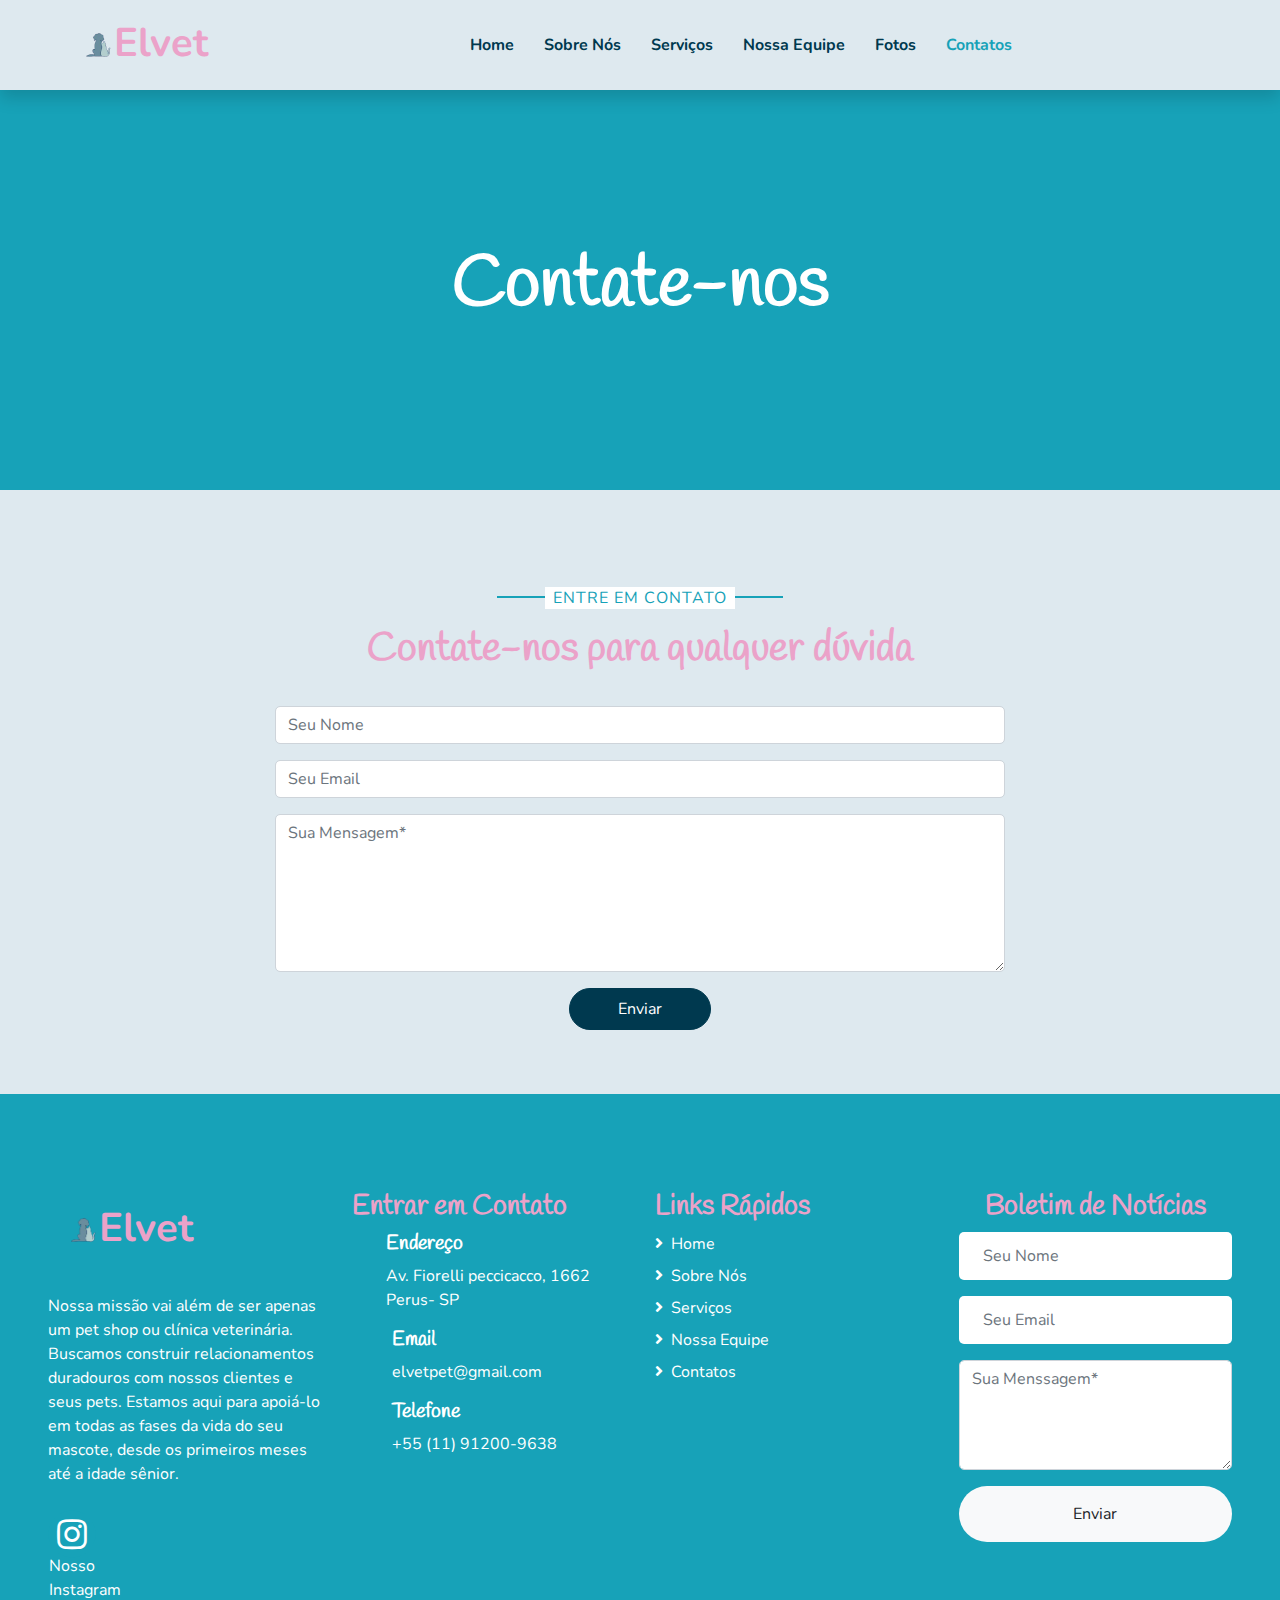
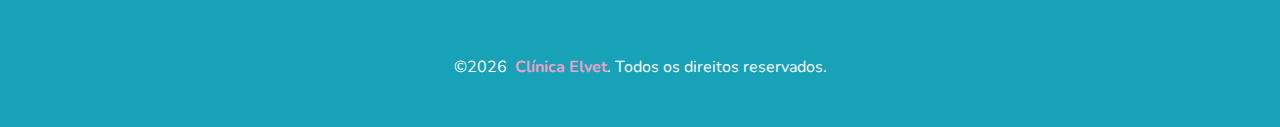
<file: contact.html>
<!DOCTYPE html>
<html lang="pt-br">
  <head>
    <meta charset="utf-8" />
    <title>ELVET Cliníca Vetenária e Estética Pet</title>
    <meta content="width=device-width, initial-scale=1.0" name="viewport" />
    <meta content="Free HTML Templates" name="keywords" />
    <meta content="Free HTML Templates" name="description" />

    <!-- Favicon -->
    <link href="img/favicon.ico" rel="icon" />

    <!-- Google Web Fonts -->
    <link rel="preconnect" href="https://fonts.gstatic.com" />
    <link
      href="https://fonts.googleapis.com/css2?family=Handlee&family=Nunito&display=swap"
      rel="stylesheet"
    />

    <!-- Font Awesome -->
    <link
      href="https://cdnjs.cloudflare.com/ajax/libs/font-awesome/5.10.0/css/all.min.css"
      rel="stylesheet"
    />

    <!-- Flaticon Font -->
    <link href="lib/flaticon/font/flaticon.css" rel="stylesheet" />

    <!-- Libraries Stylesheet -->
    <link href="lib/owlcarousel/assets/owl.carousel.min.css" rel="stylesheet" />
    <link href="lib/lightbox/css/lightbox.min.css" rel="stylesheet" />

    <!-- Customized Bootstrap Stylesheet -->
    <link href="css/style.css" rel="stylesheet" />
  </head>

  <body>
    <!-- Navbar Start -->
    <div class="container-fluid  position-relative shadow">
      <nav
        class="navbar navbar-expand-lg navbar-light  py-3 py-lg-0 px-0 px-lg-5"
      >
        <a
          href=""
          class="navbar-brand font-weight-bold text-secondary"
          style="font-size: 40px"
        >
          <!-- <i class="fas fa-dog"></i>  -->
          <img class="imgMeuLogo" src="img/Design sem nome (3).png" alt="logotipo" />
          <span class="textPink elvet-text">Elvet</span>
        </a>
        <button
          type="button"
          class="navbar-toggler"
          data-toggle="collapse"
          data-target="#navbarCollapse"
        >
          <span class="navbar-toggler-icon"></span>
        </button>
        <div
          class="collapse navbar-collapse justify-content-between"
          id="navbarCollapse"
        >
          <div class="navbar-nav font-weight-bold mx-auto py-0">
            <a href="index.html" class="nav-item nav-link ">Home</a>
            <a href="about.html" class="nav-item nav-link">Sobre Nós</a>
            <a href="class.html" class="nav-item nav-link">Serviços</a>
            <a href="team.html" class="nav-item nav-link">Nossa Equipe</a>
            <a href="gallery.html" class="nav-item nav-link">Fotos</a>
            <a href="contact.html" class="nav-item nav-link active">Contatos</a>
            <!-- <div class="nav-item dropdown">
              <a
                href="#"
                class="nav-link dropdown-toggle"
                data-toggle="dropdown"
                >Pages</a
              >
              <div class="dropdown-menu rounded-0 m-0">
                <a href="blog.html" class="dropdown-item">Blog Grid</a>
                <a href="single.html" class="dropdown-item">Blog Detail</a>
              </div>
            </div> -->
          </div>
        </div>
      </nav>
    </div
    <!-- Navbar End -->

    <!-- Header Start -->
    <div class="container-fluid textAzul mb-5">
      <div
        class="d-flex flex-column align-items-center justify-content-center"
        style="min-height: 400px"
      >
        <h3 class="display-3 font-weight-bold text-white">Contate-nos</h3>
        <!-- <div class="d-inline-flex text-white">
          <p class="m-0"><a class="text-white" href="">Home</a></p>
          <p class="m-0 px-2">/</p>
          <p class="m-0">Contact Us</p>
        </div> -->
      </div>
    </div>
    <!-- Header End -->

    <!-- Contact Start -->
    <div class="container-fluid pt-5">
      <div class="container">
        <div class="text-center pb-2">
          <p class="section-title px-5">
            <span class="px-2">Entre em contato</span>
          </p>
          <h1 class="mb-4">Contate-nos para qualquer dúvida</h1>
        </div>
        <div class="row justify-content-center">
          <div class="col-lg-8 mb-3">
            <div class="contact-form">
              <div id="success"></div>
              <form action="https://api.staticforms.xyz/submit" method="post">
                <input type="hidden" name="accessKey" value="ab7b69ef-9ce0-455b-bdc6-ac09bf77a361">
                <input type="hidden" name="redirectTo" value="https://wiillrodriigues.github.io/ElvetPet/">
                <div class="control-group">
                  <input
                    type="text"
                    name="name"
                    class="form-control"
                    placeholder="Seu Nome"
                    required="required"
                  />
                  <p class="help-block text-danger"></p>
                </div>
                <div class="control-group">
                  <input
                    type="email"
                    name="email"
                    class="form-control"
                    placeholder="Seu Email"
                    required="required"
                  />
                  <p class="help-block text-danger"></p>
                </div>
                <div class="control-group">
                  <textarea
                    class="form-control"
                    rows="6"
                    id="message"
                    name="message"
                    placeholder="Sua Mensagem*"
                    required="required"
                  ></textarea>
                  <p class="help-block text-danger"></p>
                </div>
                <div class="text-center">
                  <button
                    class="btn btn-secondary py-2 px-5"
                    type="submit"
                    id="sendMessageButton"
                  >
                    Enviar
                  </button>
                </div>
              </form>
            </div>
          </div>
          <!-- <div class="col-lg-7 mb-5 textP">
            <p>
              Na Elvet, nosso trabalho árduo é dedicado ao bem-estar do seu pet. Nossa equipe comprometida e especializada garante atendimento de qualidade, amor e cuidado em tudo o que fazemos.
            </p>
          </div> -->
        </div>
      </div>
    </div>
    
    <!-- Contact End -->

    <!-- Rodapé Start -->
    <div
      class="container-fluid rodape text-white mt-5 py-5 px-sm-3 px-md-5"
    >
      <div class="row pt-5">
        <div class="col-lg-3 col-md-6 mb-5">
          <a
            href=""
            class="navbar-brand font-weight-bold text-primary m-0 mb-4 p-0"
            style="font-size: 40px; line-height: 40px"
          >
            <!-- <i class="flaticon-043-teddy-bear"></i> -->
            <img class="imgMeuLogo" src="img/Design sem nome (2).png" alt="Imagem logo tipo"   />
            <span class="textPink elvet-text">Elvet</span>
          </a>
          <p>
            Nossa missão vai além de ser apenas um pet shop ou clínica
            veterinária. Buscamos construir relacionamentos duradouros com
            nossos clientes e seus pets. Estamos aqui para apoiá-lo em todas as
            fases da vida do seu mascote, desde os primeiros meses até a idade
            sênior.
          </p>
          <div class="d-flex justify-content-start mt-4">
            <!-- <a
              class="btn btn-outline-primary rounded-circle text-center mr-2 px-0"
              style="width: 38px; height: 38px"
              href="#"
              ><i class="fab fa-twitter"></i
            ></a>
            <a
              class="btn btn-outline-primary rounded-circle text-center mr-2 px-0"
              style="width: 38px; height: 38px"
              href="#"
              ><i class="fab fa-facebook-f"></i
            ></a>
            <a
              class="btn btn-outline-primary rounded-circle text-center mr-2 px-0"
              style="width: 38px; height: 38px"
              href="#"
              ><i class="fab fa-linkedin-in"></i
            ></a> -->
            <a
              class="btn btn-primary rounded-circle text-center mr-2 px-0"
              style="width: 48px; height: 48px"
              href="https://www.instagram.com/elvet.pet/" target="_blank"
              ><i class="fab fa-instagram" style="font-size:34px"></i>Nosso Instagram</a>
          </div>
        </div>
        <div class="col-lg-3 col-md-6 mb-5">
          <h3 class="">Entrar em Contato</h3>
          <div class="d-flex">
            <h4 class="fa fa-map-marker-alt text-primary"></h4>
            <div class="pl-3">
              <h5 class="text-white">Endereço</h5>
              <p>Av. Fiorelli peccicacco, 1662 Perus- SP</p>
            </div>
          </div>
          <div class="d-flex">
            <h4 class="fa fa-envelope text-primary"></h4>
            <div class="pl-3">
              <h5 class="text-white">Email</h5>
              <p>elvetpet@gmail.com</p>
            </div>
          </div>
          <div class="d-flex">
            <h4 class="fa fa-phone-alt text-primary"></h4>
            <div class="pl-3">
              <h5 class="text-white">Telefone</h5>
              <p>+55 (11) 91200-9638</p>
            </div>
          </div>
        </div>
        <div class="col-lg-3 col-md-6 mb-5">
          <h3 class="">Links Rápidos</h3>
          <div class="d-flex flex-column justify-content-start">
            <a class="text-white mb-2" href="index.html"
              ><i class="fa fa-angle-right mr-2"></i>Home</a
            >
            <a class="text-white mb-2" href="about.html"
              ><i class="fa fa-angle-right mr-2"></i>Sobre Nós</a
            >
            <a class="text-white mb-2" href="class.html"
              ><i class="fa fa-angle-right mr-2"></i>Serviços</a
            >
            <a class="text-white mb-2" href="team.html"
              ><i class="fa fa-angle-right mr-2"></i>Nossa Equipe</a
            >
            <a class="text-white" href="contact.html"
              ><i class="fa fa-angle-right mr-2"></i>Contatos</a
            >
          </div>
        </div>
        <div class="col-lg-3 col-md-6 mb-5">
          <h3 class="text-center">Boletim de Notícias</h3>
          <form action="https://api.staticforms.xyz/submit" method="post">
            <input type="hidden" name="accessKey" value="ab7b69ef-9ce0-455b-bdc6-ac09bf77a361">
              <input type="hidden" name="redirectTo" value="https://wiillrodriigues.github.io/ElvetPet/">
            <div class="form-group">
              <input
                type="text"
                name="name"
                class="form-control border-0 p-4"
                placeholder="Seu Nome"
                required="required"
              />
            </div>
            <div class="form-group">
              <input
                type="email"
                name="email"
                class="form-control border-0 p-4"
                placeholder="Seu Email"
                required="required"
              />
            </div>
            <div class="form-group">
              <textarea
                class="form-control"
                rows="4"
                id="message"
                name="message"
                placeholder="Sua Menssagem*"
                required="required"
              ></textarea>
              <p class="help-block text-danger"></p>
            </div>

            <!-- <div class="form-group">
              <select
                class="custom-select border-0 px-4"
                style="height: 47px"
              >
                <option selected>Tipo de Atendimento</option>
                <option value="1">Consultas e Exames</option>
                <option value="2">Banho e Tosa</option>
                <option value="3">Creche e Hotel</option>
              </select>
            </div> -->
            <div>
              <button
                class="btn btn-light btn-block border-0 py-3"
                type="submit"
              >
                Enviar
              </button>
            </div>
          </form>
        </div>
      </div>
      <div
        class="container-fluid pt-5"
        style="border-top: 1px solid rgba(23, 162, 184, 0.2)"
      >
        <p class="m-0 text-center text-white">
          &copy;<span id="currentYear"></span>&nbsp;
          <a class="textPink font-weight-bold" href="index.html">Clínica Elvet</a>.
          Todos os direitos reservados.

          <!--/*** This template is free as long as you keep the footer author’s credit link/attribution link/backlink. If you'd like to use the template without the footer author’s credit link/attribution link/backlink, you can purchase the Credit Removal License from "https://htmlcodex.com/credit-removal". Thank you for your support. ***/-->
         
          <!-- <a class="text-primary font-weight-bold" href="https://htmlcodex.com"
            >HTML Codex</a
          > -->
        </p>
      </div>
    </div>
    <!-- Rodapé End -->

    <!-- Back to Top -->
    <a href="#" class="btn btn-secondary p-3 back-to-top"
      ><i class="fa fa-angle-double-up"></i
    ></a>

    <!-- JavaScript Libraries -->
    <script src="https://code.jquery.com/jquery-3.4.1.min.js"></script>
    <script src="https://stackpath.bootstrapcdn.com/bootstrap/4.4.1/js/bootstrap.bundle.min.js"></script>
    <script src="lib/easing/easing.min.js"></script>
    <script src="lib/owlcarousel/owl.carousel.min.js"></script>
    <script src="lib/isotope/isotope.pkgd.min.js"></script>
    <script src="lib/lightbox/js/lightbox.min.js"></script>

    <!-- Contact Javascript File -->
    <script src="mail/jqBootstrapValidation.min.js"></script>
    <script src="mail/contact.js"></script>

    <!-- Template Javascript -->
    <script src="js/main.js"></script>
  </body>
</html>
</file>
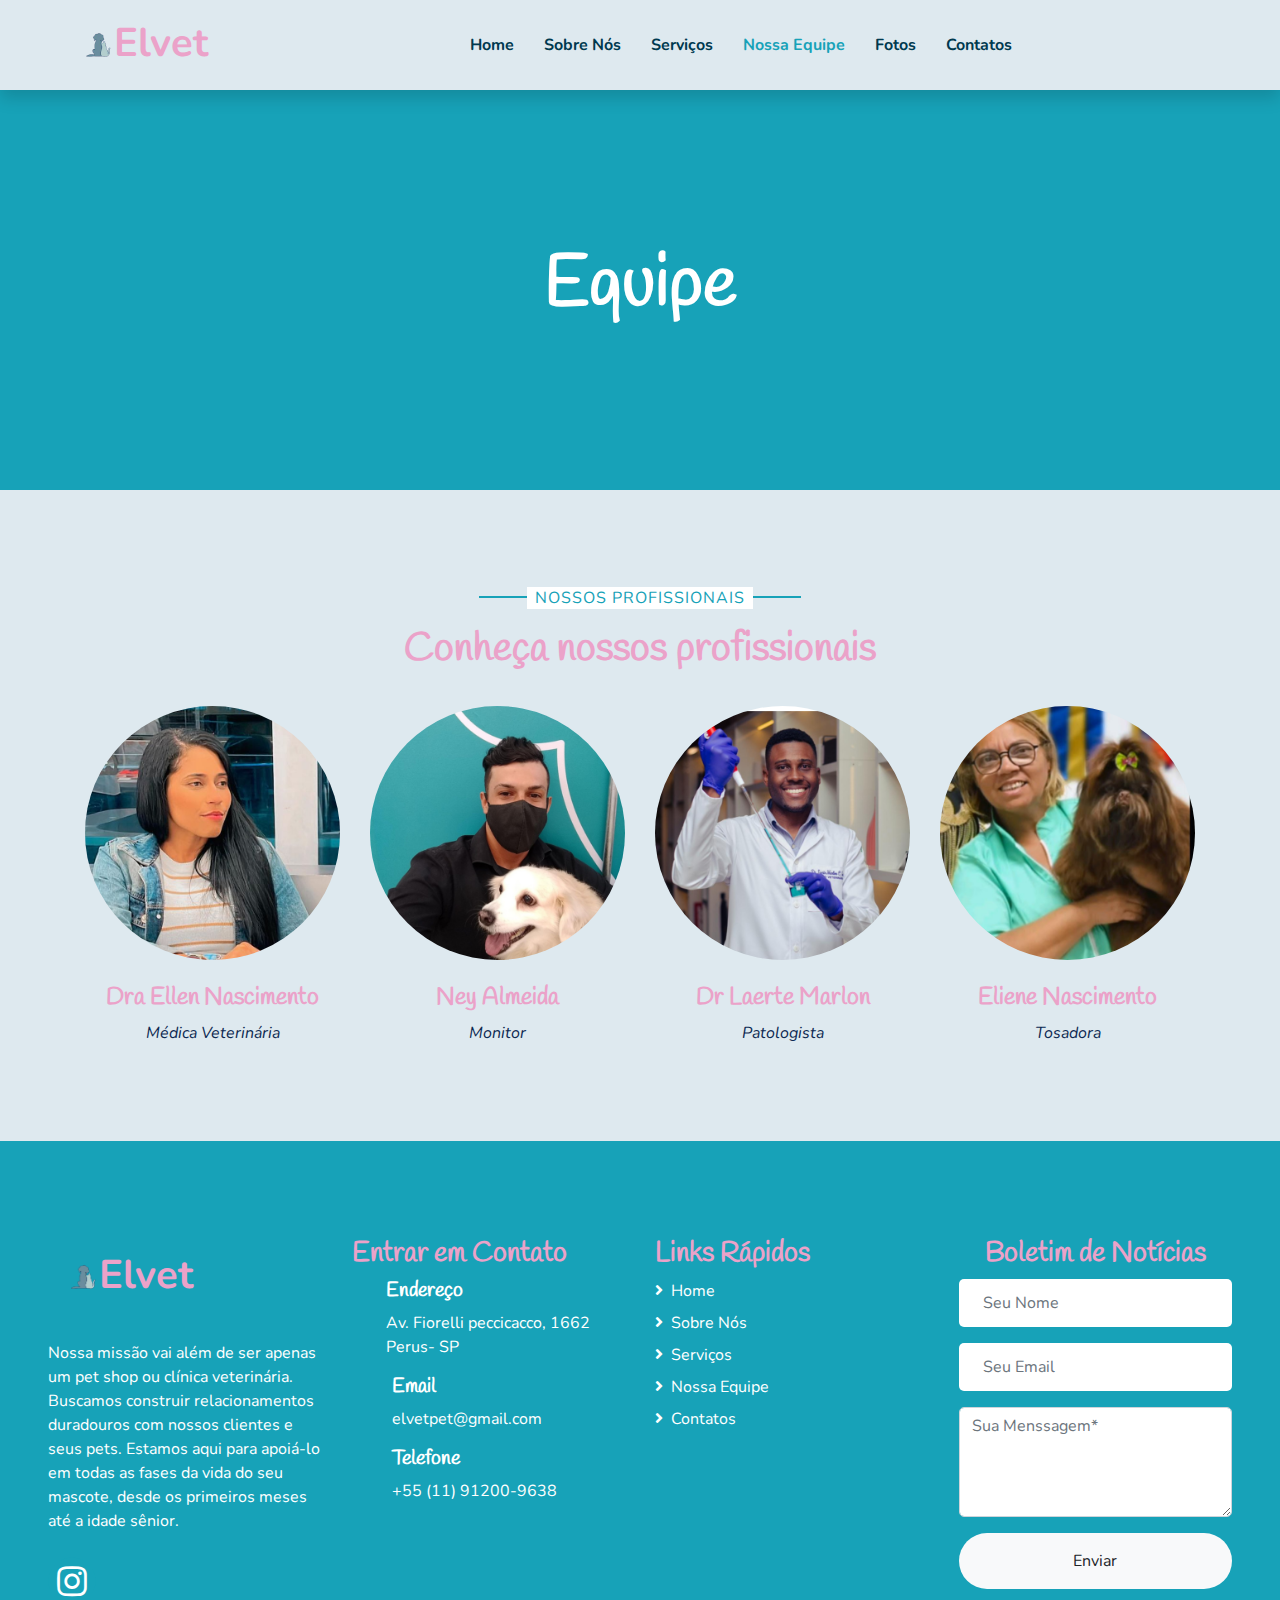
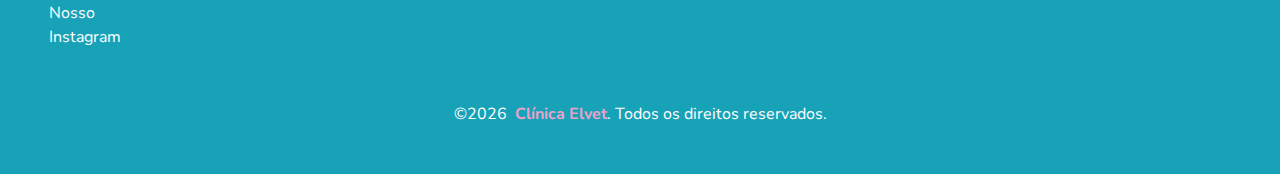
<file: team.html>
<!DOCTYPE html>
<html lang="pt-br">
  <head>
    <meta charset="utf-8" />
    <title>ELVET Cliníca Vetenária e Estética Pet</title>
    <meta content="width=device-width, initial-scale=1.0" name="viewport" />
    <meta content="Free HTML Templates" name="keywords" />
    <meta content="Free HTML Templates" name="description" />

    <!-- Favicon -->
    <link href="img/favicon.ico" rel="icon" />

    <!-- Google Web Fonts -->
    <link rel="preconnect" href="https://fonts.gstatic.com" />
    <link
      href="https://fonts.googleapis.com/css2?family=Handlee&family=Nunito&display=swap"
      rel="stylesheet"
    />

    <!-- Font Awesome -->
    <link
      href="https://cdnjs.cloudflare.com/ajax/libs/font-awesome/5.10.0/css/all.min.css"
      rel="stylesheet"
    />

    <!-- Flaticon Font -->
    <link href="lib/flaticon/font/flaticon.css" rel="stylesheet" />

    <!-- Libraries Stylesheet -->
    <link href="lib/owlcarousel/assets/owl.carousel.min.css" rel="stylesheet" />
    <link href="lib/lightbox/css/lightbox.min.css" rel="stylesheet" />

    <!-- Customized Bootstrap Stylesheet -->
    <link href="css/style.css" rel="stylesheet" />
  </head>

  <body>
    <!-- Navbar Start -->
    <div class="container-fluid  position-relative shadow">
      <nav
        class="navbar navbar-expand-lg navbar-light  py-3 py-lg-0 px-0 px-lg-5"
      >
        <a
          href=""
          class="navbar-brand font-weight-bold text-secondary"
          style="font-size: 40px"
        >
          <!-- <i class="fas fa-dog"></i>  -->
          <img class="imgMeuLogo" src="img/Design sem nome (3).png" alt="logotipo" />
          <span class="textPink elvet-text">Elvet</span>
        </a>
        <button
          type="button"
          class="navbar-toggler"
          data-toggle="collapse"
          data-target="#navbarCollapse"
        >
          <span class="navbar-toggler-icon"></span>
        </button>
        <div
          class="collapse navbar-collapse justify-content-between"
          id="navbarCollapse"
        >
          <div class="navbar-nav font-weight-bold mx-auto py-0">
            <a href="index.html" class="nav-item nav-link ">Home</a>
            <a href="about.html" class="nav-item nav-link">Sobre Nós</a>
            <a href="class.html" class="nav-item nav-link">Serviços</a>
            <a href="team.html" class="nav-item nav-link active">Nossa Equipe</a>
            <a href="gallery.html" class="nav-item nav-link">Fotos</a>
            <a href="contact.html" class="nav-item nav-link">Contatos</a>
            <!-- <div class="nav-item dropdown">
              <a
                href="#"
                class="nav-link dropdown-toggle"
                data-toggle="dropdown"
                >Pages</a
              >
              <div class="dropdown-menu rounded-0 m-0">
                <a href="blog.html" class="dropdown-item">Blog Grid</a>
                <a href="single.html" class="dropdown-item">Blog Detail</a>
              </div>
            </div> -->
          </div>
        </div>
      </nav>
    </div
    <!-- Navbar End -->

    <!-- Header Start -->
    <div class="container-fluid textAzul mb-5">
      <div
        class="d-flex flex-column align-items-center justify-content-center"
        style="min-height: 400px"
      >
        <h3 class="display-3 font-weight-bold text-white">Equipe</h3>
        <!-- <div class="d-inline-flex text-white">
          <p class="m-0"><a class="text-white" href="">Home</a></p>
          <p class="m-0 px-2">/</p>
          <p class="m-0">Our Teachers</p>
        </div> -->
      </div>
    </div>
    <!-- Header End -->

    <!-- Time Start -->
    <div class="container-fluid pt-5">
      <div class="container">
        <div class="text-center pb-2">
          <p class="section-title px-5">
            <span class="px-2">Nossos Profissionais</span>
          </p>
          <h1 class="mb-4">Conheça nossos profissionais</h1>
        </div>
        <div class="row">
          <div class="col-md-6 col-lg-3 text-center team mb-5">
            <div
              class="position-relative overflow-hidden mb-4"
              style="border-radius: 100%"
            >
              <img class="img-fluid w-100" src="img/Elllen.png" alt="" />
              <div
                class="team-social d-flex align-items-center justify-content-center w-100 h-100 position-absolute"
              >
                <a
                  class="btn btn-outline-light text-center mr-2 px-0"
                  style="width: 38px; height: 38px"
                  href="https://www.instagram.com/ellennp1802/" target="_blank"
                  ><i class="fab fa-instagram"></i
                ></a>
                <!-- <a
                  class="btn btn-outline-light text-center mr-2 px-0"
                  style="width: 38px; height: 38px"
                  href="#"
                  ><i class="fab fa-facebook-f"></i
                ></a>
                <a
                  class="btn btn-outline-light text-center px-0"
                  style="width: 38px; height: 38px"
                  href="#"
                  ><i class="fab fa-linkedin-in"></i
                ></a> -->
              </div>
            </div>
            <h4> Dra Ellen Nascimento</h4>
            <i>Médica Veterinária</i>
          </div>
          <div class="col-md-6 col-lg-3 text-center team mb-5">
            <div
              class="position-relative overflow-hidden mb-4"
              style="border-radius: 100%"
            >
              <img class="img-fluid w-100" src="img/Nei.png" alt="" />
              <div
                class="team-social d-flex align-items-center justify-content-center w-100 h-100 position-absolute"
              >
                <a
                  class="btn btn-outline-light text-center mr-2 px-0"
                  style="width: 38px; height: 38px"
                  href="https://www.instagram.com/ney.almeida.545/" target="_blank"
                  ><i class="fab fa-instagram" ></i
                ></a>
                <!-- <a
                  class="btn btn-outline-light text-center mr-2 px-0"
                  style="width: 38px; height: 38px"
                  href="#"
                  ><i class="fab fa-facebook-f"></i
                ></a>
                <a
                  class="btn btn-outline-light text-center px-0"
                  style="width: 38px; height: 38px"
                  href="#"
                  ><i class="fab fa-linkedin-in"></i
                ></a> -->
              </div>
            </div>
            <h4>Ney Almeida</h4>
            <i>Monitor</i>
          </div>
          <div class="col-md-6 col-lg-3 text-center team mb-5">
            <div
              class="position-relative overflow-hidden mb-4"
              style="border-radius: 100%"
            >
              <img class="img-fluid w-100" src="img/DrL1.png" alt="" />
              <div
                class="team-social d-flex align-items-center justify-content-center w-100 h-100 position-absolute"
              >
                <a
                  class="btn btn-outline-light text-center mr-2 px-0"
                  style="width: 38px; height: 38px"
                  href="https://www.instagram.com/laertemarlon/" target="_blank"
                  ><i class="fab fa-instagram"></i
                ></a>
                <!-- <a
                  class="btn btn-outline-light text-center mr-2 px-0"
                  style="width: 38px; height: 38px"
                  href="#"
                  ><i class="fab fa-facebook-f"></i
                ></a>
                <a
                  class="btn btn-outline-light text-center px-0"
                  style="width: 38px; height: 38px"
                  href="#"
                  ><i class="fab fa-linkedin-in"></i
                ></a> -->
              </div>
            </div>
            <h4>Dr Laerte Marlon</h4>
            <i>Patologista</i>
          </div>
          <div class="col-md-6 col-lg-3 text-center team mb-5">
            <div
              class="position-relative overflow-hidden mb-4"
              style="border-radius: 100%"
            >
              <img class="img-fluid w-100" src="img/Ceceu1.png" alt="" />
              <div
                class="team-social d-flex align-items-center justify-content-center w-100 h-100 position-absolute"
              >
                <a
                  class="btn btn-outline-light text-center mr-2 px-0"
                  style="width: 38px; height: 38px"
                  href="https://www.instagram.com/eliennesnascimento/" target="_blank"
                  ><i class="fab fa-instagram"></i
                ></a>
                <!-- <a
                  class="btn btn-outline-light text-center mr-2 px-0"
                  style="width: 38px; height: 38px"
                  href="#"
                  ><i class="fab fa-facebook-f"></i
                ></a>
                <a
                  class="btn btn-outline-light text-center px-0"
                  style="width: 38px; height: 38px"
                  href="#"
                  ><i class="fab fa-linkedin-in"></i
                ></a> -->
              </div>
            </div>
            <h4>Eliene Nascimento</h4>
            <i>Tosadora</i>
          </div>
        </div>
      </div>
    </div>
    <!-- Time End -->


    

    <!-- Rodapé Start -->
    <div
      class="container-fluid rodape text-white mt-5 py-5 px-sm-3 px-md-5"
    >
      <div class="row pt-5">
        <div class="col-lg-3 col-md-6 mb-5">
          <a
            href=""
            class="navbar-brand font-weight-bold text-primary m-0 mb-4 p-0"
            style="font-size: 40px; line-height: 40px"
          >
            <!-- <i class="flaticon-043-teddy-bear"></i> -->
            <img class="imgMeuLogo" src="img/Design sem nome (2).png" alt="Imagem logo tipo"   />
            <span class="textPink elvet-text">Elvet</span>
          </a>
          <p>
            Nossa missão vai além de ser apenas um pet shop ou clínica
            veterinária. Buscamos construir relacionamentos duradouros com
            nossos clientes e seus pets. Estamos aqui para apoiá-lo em todas as
            fases da vida do seu mascote, desde os primeiros meses até a idade
            sênior.
          </p>
          <div class="d-flex justify-content-start mt-4">
            <!-- <a
              class="btn btn-outline-primary rounded-circle text-center mr-2 px-0"
              style="width: 38px; height: 38px"
              href="#"
              ><i class="fab fa-twitter"></i
            ></a>
            <a
              class="btn btn-outline-primary rounded-circle text-center mr-2 px-0"
              style="width: 38px; height: 38px"
              href="#"
              ><i class="fab fa-facebook-f"></i
            ></a>
            <a
              class="btn btn-outline-primary rounded-circle text-center mr-2 px-0"
              style="width: 38px; height: 38px"
              href="#"
              ><i class="fab fa-linkedin-in"></i
            ></a> -->
            <a
              class="btn btn-primary rounded-circle text-center mr-2 px-0"
              style="width: 48px; height: 48px"
              href="https://www.instagram.com/elvet.pet/" target="_blank"
              ><i class="fab fa-instagram" style="font-size:34px"></i>Nosso Instagram</a>
          </div>
        </div>
        <div class="col-lg-3 col-md-6 mb-5">
          <h3 class="">Entrar em Contato</h3>
          <div class="d-flex">
            <h4 class="fa fa-map-marker-alt text-primary"></h4>
            <div class="pl-3">
              <h5 class="text-white">Endereço</h5>
              <p>Av. Fiorelli peccicacco, 1662 Perus- SP</p>
            </div>
          </div>
          <div class="d-flex">
            <h4 class="fa fa-envelope text-primary"></h4>
            <div class="pl-3">
              <h5 class="text-white">Email</h5>
              <p>elvetpet@gmail.com</p>
            </div>
          </div>
          <div class="d-flex">
            <h4 class="fa fa-phone-alt text-primary"></h4>
            <div class="pl-3">
              <h5 class="text-white">Telefone</h5>
              <p>+55 (11) 91200-9638</p>
            </div>
          </div>
        </div>
        <div class="col-lg-3 col-md-6 mb-5">
          <h3 class="">Links Rápidos</h3>
          <div class="d-flex flex-column justify-content-start">
            <a class="text-white mb-2" href="index.html"
              ><i class="fa fa-angle-right mr-2"></i>Home</a
            >
            <a class="text-white mb-2" href="about.html"
              ><i class="fa fa-angle-right mr-2"></i>Sobre Nós</a
            >
            <a class="text-white mb-2" href="class.html"
              ><i class="fa fa-angle-right mr-2"></i>Serviços</a
            >
            <a class="text-white mb-2" href="team.html"
              ><i class="fa fa-angle-right mr-2"></i>Nossa Equipe</a
            >
            <a class="text-white" href="contact.html"
              ><i class="fa fa-angle-right mr-2"></i>Contatos</a
            >
          </div>
        </div>
        <div class="col-lg-3 col-md-6 mb-5">
          <h3 class="text-center">Boletim de Notícias</h3>
          <form action="https://api.staticforms.xyz/submit" method="post">
            <input type="hidden" name="accessKey" value="ab7b69ef-9ce0-455b-bdc6-ac09bf77a361">
              <input type="hidden" name="redirectTo" value="https://wiillrodriigues.github.io/ElvetPet/">
            <div class="form-group">
              <input
                type="text"
                name="name"
                class="form-control border-0 p-4"
                placeholder="Seu Nome"
                required="required"
              />
            </div>
            <div class="form-group">
              <input
                type="email"
                name="email"
                class="form-control border-0 p-4"
                placeholder="Seu Email"
                required="required"
              />
            </div>
            <div class="form-group">
              <textarea
                class="form-control"
                rows="4"
                id="message"
                name="message"
                placeholder="Sua Menssagem*"
                required="required"
              ></textarea>
              <p class="help-block text-danger"></p>
            </div>

            <!-- <div class="form-group">
              <select
                class="custom-select border-0 px-4"
                style="height: 47px"
              >
                <option selected>Tipo de Atendimento</option>
                <option value="1">Consultas e Exames</option>
                <option value="2">Banho e Tosa</option>
                <option value="3">Creche e Hotel</option>
              </select>
            </div> -->
            <div>
              <button
                class="btn btn-light btn-block border-0 py-3"
                type="submit"
              >
                Enviar
              </button>
            </div>
          </form>
        </div>
      </div>
      <div
        class="container-fluid pt-5"
        style="border-top: 1px solid rgba(23, 162, 184, 0.2)"
      >
        <p class="m-0 text-center text-white">
          &copy;<span id="currentYear"></span>&nbsp;
          <a class="textPink font-weight-bold" href="index.html">Clínica Elvet</a>.
          Todos os direitos reservados.

          <!--/*** This template is free as long as you keep the footer author’s credit link/attribution link/backlink. If you'd like to use the template without the footer author’s credit link/attribution link/backlink, you can purchase the Credit Removal License from "https://htmlcodex.com/credit-removal". Thank you for your support. ***/-->
         
          <!-- <a class="text-primary font-weight-bold" href="https://htmlcodex.com"
            >HTML Codex</a
          > -->
        </p>
      </div>
    </div>
    <!-- Rodapé End -->

    <!-- Back to Top -->
    <a href="#" class="btn btn-secondary p-3 back-to-top"
      ><i class="fa fa-angle-double-up"></i
    ></a>

    <!-- JavaScript Libraries -->
    <script src="https://code.jquery.com/jquery-3.4.1.min.js"></script>
    <script src="https://stackpath.bootstrapcdn.com/bootstrap/4.4.1/js/bootstrap.bundle.min.js"></script>
    <script src="lib/easing/easing.min.js"></script>
    <script src="lib/owlcarousel/owl.carousel.min.js"></script>
    <script src="lib/isotope/isotope.pkgd.min.js"></script>
    <script src="lib/lightbox/js/lightbox.min.js"></script>

    <!-- Contact Javascript File -->
    <script src="mail/jqBootstrapValidation.min.js"></script>
    <script src="mail/contact.js"></script>

    <!-- Template Javascript -->
    <script src="js/main.js"></script>
  </body>
</html>
</file>
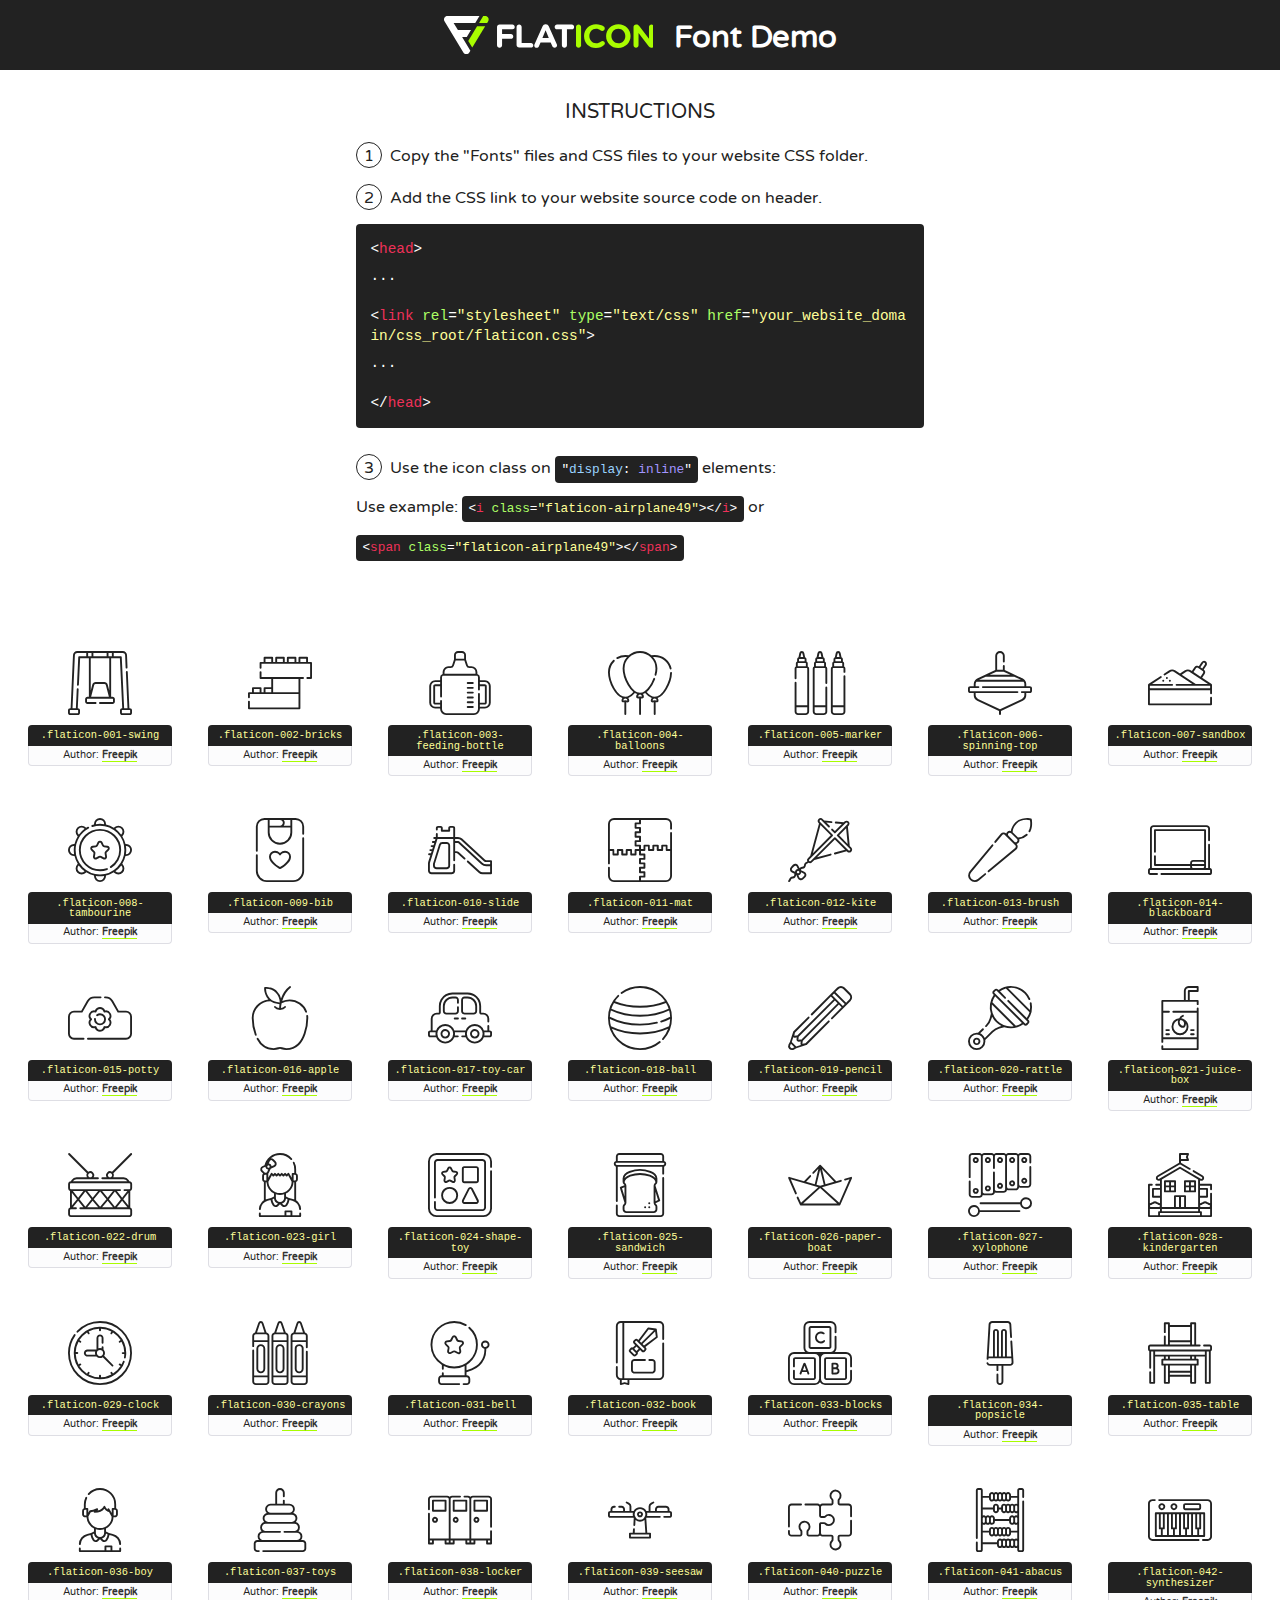
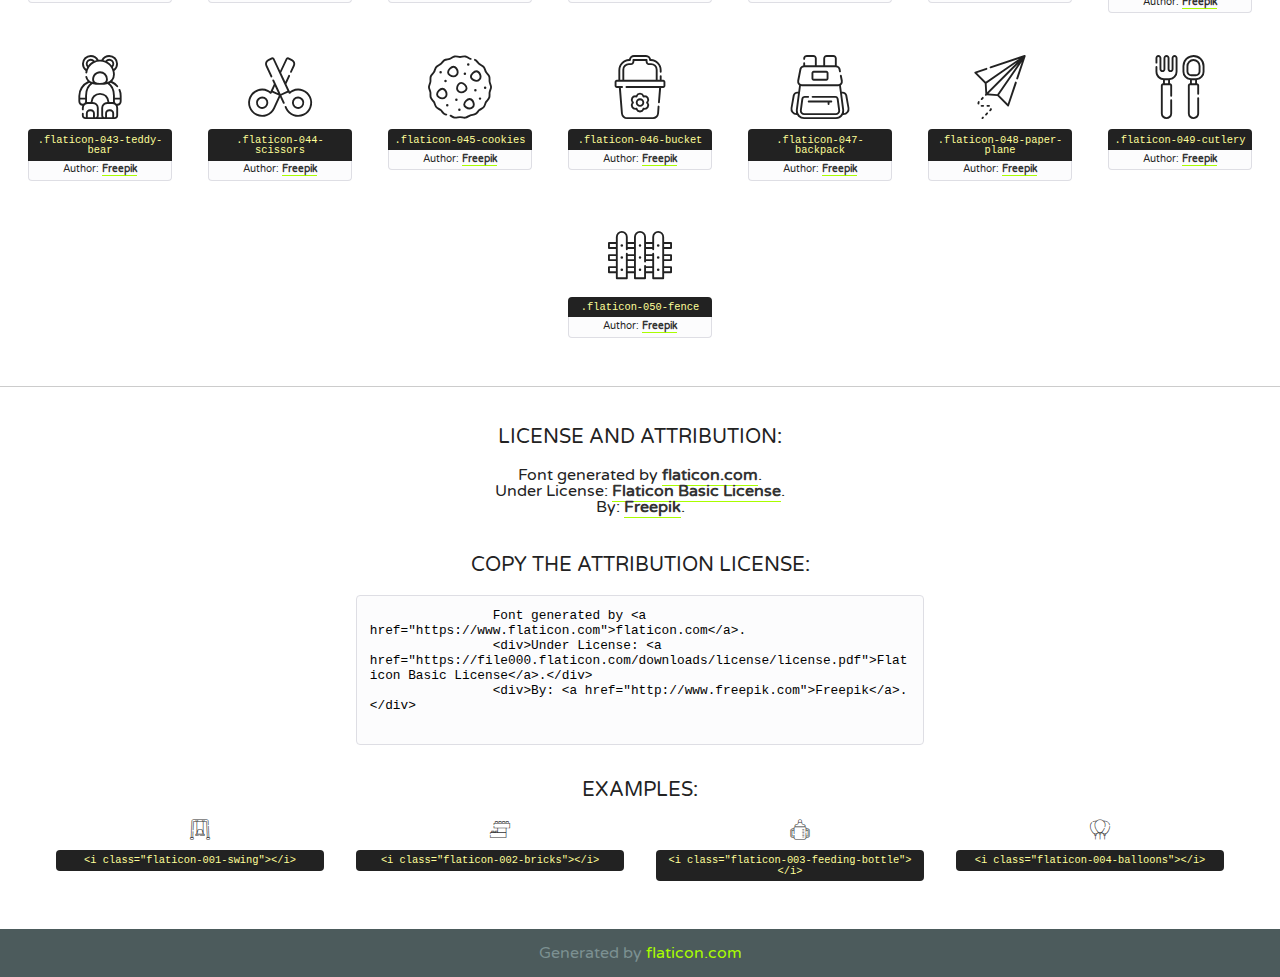
<file: lib/flaticon/font/flaticon.html>
<!DOCTYPE html>
<!--
  Flaticon icon font: Flaticon
  Creation date: 11/06/2020 07:22
-->
<html>
    <!DOCTYPE html>

    <head>
        <title>Flaticon WebFont</title>
        <link href="http://fonts.googleapis.com/css?family=Varela+Round" rel="stylesheet" type="text/css" />
        <link rel="stylesheet" type="text/css" href="flaticon.css">
        <meta charset="UTF-8">
        <style>
            html, body, div, span, applet, object, iframe,
            h1, h2, h3, h4, h5, h6, p, blockquote, pre,
            a, abbr, acronym, address, big, cite, code,
            del, dfn, em, img, ins, kbd, q, s, samp,
            small, strike, strong, sub, sup, tt, var,
            b, u, i, center,
            dl, dt, dd, ol, ul, li,
            fieldset, form, label, legend,
            table, caption, tbody, tfoot, thead, tr, th, td,
            article, aside, canvas, details, embed,
            figure, figcaption, footer, header, hgroup,
            menu, nav, output, ruby, section, summary,
            time, mark, audio, video {
                margin: 0;
                padding: 0;
                border: 0;
                font-size: 100%;
                font: inherit;
                vertical-align: baseline;
            }
            /* HTML5 display-role reset for older browsers */
            article, aside, details, figcaption, figure,
            footer, header, hgroup, menu, nav, section {
                display: block;
            }
            body {
                line-height: 1;
            }
            ol, ul {
                list-style: none;
            }
            blockquote, q {
                quotes: none;
            }
            blockquote:before, blockquote:after,
            q:before, q:after {
                content: '';
                content: none;
            }
            table {
                border-collapse: collapse;
                border-spacing: 0;
            }
            body {
                font-family: 'Varela Round', Helvetica, Arial, sans-serif;
                font-size: 16px;
                color: #222;
            }
            a {
                color: #333;
                border-bottom: 1px solid #a9fd00;
                font-weight: bold;
                text-decoration: none;
            }
            * {
                -moz-box-sizing: border-box;
                -webkit-box-sizing: border-box;
                box-sizing: border-box;
                margin: 0;
                padding: 0;
            }
            [class^="flaticon-"]:before, [class*=" flaticon-"]:before, [class^="flaticon-"]:after, [class*=" flaticon-"]:after {
                font-family: Flaticon;
                font-size: 30px;
                font-style: normal;
                margin-left: 20px;
                color: #333;
            }
            .wrapper {
                max-width: 600px;
                margin: auto;
                padding: 0 1em;
            }
            .title {
                font-size: 1.25em;
                text-align: center;
                margin-bottom: 1em;
                text-transform: uppercase;
            }
            header {
                text-align: center;
                background-color: #222;
                color: #fff;
                padding: 1em;
            }
            header .logo {
                width: 210px;
                height: 38px;
                display: inline-block;
                vertical-align: middle;
                margin-right: 1em;
                border: none;
            }
            header strong {
                font-size: 1.95em;
                font-weight: bold;
                vertical-align: middle;
                margin-top: 5px;
                display: inline-block;
            }
            .demo {
                margin: 2em auto;
                line-height: 1.25em;
            }
            .demo ul li {
                margin-bottom: 1em;
            }
            .demo ul li .num {
                color: #222;
                border-radius: 20px;
                display: inline-block;
                width: 26px;
                padding: 3px;
                height: 26px;
                text-align: center;
                margin-right: 0.5em;
                border: 1px solid #222;
            }
            .demo ul li code {
                background-color: #222;
                border-radius: 4px;
                padding: 0.25em 0.5em;
                display: inline-block;
                color: #fff;
                font-family: Consolas,Monaco,Lucida Console,Liberation Mono,DejaVu Sans Mono,Bitstream Vera Sans Mono,Courier New, monospace;
                font-weight: lighter;
                margin-top: 1em;
                font-size: 0.8em;
                word-break: break-all;
            }
            .demo ul li code.big {
                padding: 1em;
                font-size: 0.9em;
            }
            .demo ul li code .red {
                color: #EF3159;
            }
            .demo ul li code .green {
                color: #ACFF65;
            }
            .demo ul li code .yellow {
                color: #FFFF99;
            }
            .demo ul li code .blue {
                color: #99D3FF;
            }
            .demo ul li code .purple {
                color: #A295FF;
            }
            .demo ul li code .dots {
                margin-top: 0.5em;
                display: block;
            }
            #glyphs {
                border-bottom: 1px solid #ccc;
                padding: 2em 0;
                text-align: center;
            }
            .glyph {
                display: inline-block;
                width: 9em;
                margin: 1em;
                text-align: center;
                vertical-align: top;
                background: #FFF;
            }
            .glyph .glyph-icon {
                padding: 10px;
                display: block;
                font-family:"Flaticon";
                font-size: 64px;
                line-height: 1;
            }
            .glyph .glyph-icon:before {
                font-size: 64px;
                color: #222;
                margin-left: 0;
            }
            .class-name {
                font-size: 0.65em;
                background-color: #222;
                color: #fff;
                border-radius: 4px 4px 0 0;
                padding: 0.5em;
                color: #FFFF99;
                font-family: Consolas,Monaco,Lucida Console,Liberation Mono,DejaVu Sans Mono,Bitstream Vera Sans Mono,Courier New, monospace;
            }
            .author-name {
                font-size: 0.6em;
                background-color: #fcfcfd;
                border: 1px solid #DEDEE4;
                border-top: 0;
                border-radius: 0 0 4px 4px;
                padding: 0.5em;
            }
            .class-name:last-child {
                font-size: 10px;
                color:#888;
            }
            .class-name:last-child a {
                font-size: 10px;
                color:#555;
            }
            .class-name:last-child a:hover {
                color:#a9fd00;
            }
            .glyph > input {
                display: block;
                width: 100px;
                margin: 5px auto;
                text-align: center;
                font-size: 12px;
                cursor: text;
            }
            .glyph > input.icon-input {
                font-family:"Flaticon";
                font-size: 16px;
                margin-bottom: 10px;
            }
            .attribution .title {
                margin-top: 2em;
            }
            .attribution textarea {
                background-color: #fcfcfd;
                padding: 1em;
                border: none;
                box-shadow: none;
                border: 1px solid #DEDEE4;
                border-radius: 4px;
                resize: none;
                width: 100%;
                height: 150px;
                font-size: 0.8em;
                font-family: Consolas,Monaco,Lucida Console,Liberation Mono,DejaVu Sans Mono,Bitstream Vera Sans Mono,Courier New, monospace;
                -webkit-appearance: none;
            }
            .iconsuse {
                margin: 2em auto;
                text-align: center;
                max-width: 1200px;
            }
            .iconsuse:after {
                content: '';
                display: table;
                clear: both;
            }
            .iconsuse .image {
                float: left;
                width: 25%;
                padding: 0 1em;
            }
            .iconsuse .image p {
                margin-bottom: 1em;
            }
            .iconsuse .image span {
                display: block;
                font-size: 0.65em;
                background-color: #222;
                color: #fff;
                border-radius: 4px;
                padding: 0.5em;
                color: #FFFF99;
                margin-top: 1em;
                font-family: Consolas,Monaco,Lucida Console,Liberation Mono,DejaVu Sans Mono,Bitstream Vera Sans Mono,Courier New, monospace;
            }
            #footer {
                text-align: center;
                background-color: #4C5B5C;
                color: #7c9192;
                padding: 1em;
            }
            #footer a {
                border: none;
                color: #a9fd00;
                font-weight: normal;
            }
            @media (max-width: 960px) {
                .iconsuse .image {
                    width: 50%;
                }
            }
            @media (max-width: 560px) {
                .iconsuse .image {
                    width: 100%;
                }
            }
            .attrDiv {

            }
        </style>
        <link rel="stylesheet" href="flaticon.css">
    </head>

    <body class="characters-off">
        <header>
            <a href="https://www.flaticon.com" target="_blank" class="logo">
                <svg version="1.1" xmlns="http://www.w3.org/2000/svg" xmlns:xlink="http://www.w3.org/1999/xlink" xmlns:a="http://ns.adobe.com/AdobeSVGViewerExtensions/3.0/" viewBox="0 0 560.875 102.036" enable-background="new 0 0 560.875 102.036" xml:space="preserve">
                        <defs>
                        </defs>
                        <g>
                            <g class="letters">
                                <path fill="#ffffff" d="M141.596,29.675c0-3.777,2.985-6.767,6.764-6.767h34.438c3.426,0,6.15,2.728,6.15,6.15
                                c0,3.43-2.724,6.149-6.15,6.149h-27.674v13.091h23.719c3.429,0,6.151,2.724,6.151,6.15c0,3.43-2.723,6.149-6.151,6.149h-23.719
                                v17.574c0,3.773-2.986,6.761-6.764,6.761c-3.779,0-6.764-2.989-6.764-6.761V29.675z"></path>
                                <path fill="#ffffff" d="M193.844,29.149c0-3.781,2.985-6.767,6.764-6.767c3.776,0,6.763,2.985,6.763,6.767v42.957h25.039
                                c3.426,0,6.149,2.726,6.149,6.153c0,3.425-2.723,6.15-6.149,6.15h-31.802c-3.779,0-6.764-2.986-6.764-6.768V29.149z"></path>
                                <path fill="#ffffff" d="M241.891,75.71l21.438-48.407c1.492-3.341,4.215-5.357,7.906-5.357h0.792
                                c3.686,0,6.323,2.017,7.815,5.357l21.439,48.407c0.436,0.967,0.701,1.845,0.701,2.723c0,3.602-2.809,6.501-6.414,6.501
                                c-3.161,0-5.269-1.845-6.499-4.655l-4.132-9.661h-27.059l-4.301,10.102c-1.144,2.631-3.426,4.214-6.237,4.214
                                c-3.517,0-6.24-2.81-6.24-6.325C241.1,77.64,241.451,76.677,241.891,75.71z M279.932,58.666l-8.521-20.297l-8.526,20.297H279.932
                                z"></path>
                                <path fill="#ffffff" d="M314.864,35.387H301.86c-3.429,0-6.239-2.813-6.239-6.238c0-3.429,2.811-6.24,6.239-6.24h39.533
                                c3.426,0,6.237,2.811,6.237,6.24c0,3.425-2.811,6.238-6.237,6.238h-13.001v42.785c0,3.773-2.99,6.761-6.764,6.761
                                c-3.779,0-6.764-2.989-6.764-6.761V35.387z"></path>
                                <path fill="#A9FD00" d="M352.615,29.149c0-3.781,2.985-6.767,6.767-6.767c3.774,0,6.761,2.985,6.761,6.767v49.024
                                c0,3.773-2.987,6.761-6.761,6.761c-3.781,0-6.767-2.989-6.767-6.761V29.149z"></path>
                                <path fill="#A9FD00" d="M374.132,53.836v-0.179c0-17.481,13.178-31.801,32.065-31.801c9.22,0,15.459,2.458,20.557,6.238
                                c1.402,1.054,2.637,2.985,2.637,5.357c0,3.692-2.985,6.59-6.681,6.59c-1.845,0-3.071-0.702-4.044-1.319
                                c-3.776-2.813-7.729-4.393-12.562-4.393c-10.364,0-17.831,8.611-17.831,19.154v0.173c0,10.542,7.291,19.329,17.831,19.329
                                c5.715,0,9.492-1.756,13.359-4.834c1.049-0.874,2.458-1.491,4.039-1.491c3.429,0,6.325,2.813,6.325,6.236
                                c0,2.106-1.056,3.78-2.282,4.834c-5.539,4.834-12.036,7.733-21.878,7.733C387.572,85.464,374.132,71.493,374.132,53.836z"></path>
                                <path fill="#A9FD00" d="M433.009,53.836v-0.179c0-17.481,13.79-31.801,32.766-31.801c18.981,0,32.592,14.143,32.592,31.628v0.173
                                c0,17.483-13.785,31.807-32.769,31.807C446.625,85.464,433.009,71.32,433.009,53.836z M484.224,53.836v-0.179
                                c0-10.539-7.725-19.326-18.626-19.326c-10.893,0-18.449,8.611-18.449,19.154v0.173c0,10.542,7.73,19.329,18.626,19.329
                                C476.676,72.986,484.224,64.378,484.224,53.836z"></path>
                                <path fill="#A9FD00" d="M506.233,29.321c0-3.774,2.99-6.763,6.767-6.763h1.401c3.252,0,5.183,1.583,7.029,3.953l26.093,34.265
                                V29.059c0-3.692,2.99-6.677,6.681-6.677c3.683,0,6.671,2.985,6.671,6.677v48.934c0,3.78-2.987,6.765-6.764,6.765h-0.436
                                c-3.257,0-5.188-1.581-7.034-3.953l-27.056-35.492v32.944c0,3.687-2.985,6.676-6.678,6.676c-3.683,0-6.673-2.989-6.673-6.676
                                V29.321z"></path>
                            </g>
                            <g class="insignia">
                                <path fill="#ffffff" d="M48.372,56.137h12.517l11.156-18.537H37.186L25.688,18.539h57.825L94.668,0H9.271
                                C5.925,0,2.842,1.801,1.198,4.716c-1.644,2.907-1.593,6.482,0.134,9.343l50.38,83.501c1.678,2.781,4.689,4.476,7.938,4.476
                                c3.246,0,6.257-1.695,7.935-4.476l2.898-4.804L48.372,56.137z"></path>
                                <g class="i">
                                    <path fill="#A9FD00" d="M93.575,18.539h0.031v0.004l21.652,0.004l2.705-4.488c1.727-2.861,1.778-6.436,0.133-9.343
                                    C116.454,1.801,113.371,0,110.026,0h-5.294L93.575,18.539z"></path>
                                    <polygon fill="#A9FD00" points="88.291,27.356 64.725,66.486 75.519,84.404 109.942,27.356"></polygon>
                                </g>
                            </g>
                        </g>
                    </svg>
            </a>
            <strong>Font Demo</strong>
        </header>

        <section class="demo wrapper">
            <p class="title">Instructions</p>
            <ul>
                <li>
                    <span class="num">1</span>Copy the "Fonts" files and CSS files to your website CSS folder.
                </li>
                <li>
                    <span class="num">2</span>Add the CSS link to your website source code on header.
                    <code class="big">
                        &lt;<span class="red">head</span>&gt;
                        <br/><span class="dots">...</span>
                        <br/>&lt;<span class="red">link</span> <span class="green">rel</span>=<span class="yellow">"stylesheet"</span> <span class="green">type</span>=<span class="yellow">"text/css"</span> <span class="green">href</span>=<span class="yellow">"your_website_domain/css_root/flaticon.css"</span>&gt;
                        <br/><span class="dots">...</span>
                        <br/>&lt;/<span class="red">head</span>&gt;
                    </code>
                </li>

                <li>
                    <p>
                        <span class="num">3</span>Use the icon class on <code>"<span class="blue">display</span>:<span class="purple"> inline</span>"</code> elements:
                        <br />
                        Use example:
                        <code>
                            &lt;<span class="red">i</span> <span class="green">class</span>=<span class="yellow">&quot;flaticon-airplane49&quot;</span>&gt;&lt;/<span class="red">i</span>&gt;
                        </code> or
                        <code>&lt;<span class="red">span</span> <span class="green">class</span>=<span class="yellow">&quot;flaticon-airplane49&quot;</span>&gt;&lt;/<span class="red">span</span>&gt;</code>
                    </p>
                </li>
            </ul>
        </section>

        <section id="glyphs">
            
            <div class="glyph"><div class="glyph-icon flaticon-001-swing"></div>
                <div class="class-name">.flaticon-001-swing</div>
                <div class="author-name">Author: <a href="http://www.freepik.com" title="Freepik">Freepik</a> </div>
            </div>
            
            <div class="glyph"><div class="glyph-icon flaticon-002-bricks"></div>
                <div class="class-name">.flaticon-002-bricks</div>
                <div class="author-name">Author: <a href="http://www.freepik.com" title="Freepik">Freepik</a> </div>
            </div>
            
            <div class="glyph"><div class="glyph-icon flaticon-003-feeding-bottle"></div>
                <div class="class-name">.flaticon-003-feeding-bottle</div>
                <div class="author-name">Author: <a href="http://www.freepik.com" title="Freepik">Freepik</a> </div>
            </div>
            
            <div class="glyph"><div class="glyph-icon flaticon-004-balloons"></div>
                <div class="class-name">.flaticon-004-balloons</div>
                <div class="author-name">Author: <a href="http://www.freepik.com" title="Freepik">Freepik</a> </div>
            </div>
            
            <div class="glyph"><div class="glyph-icon flaticon-005-marker"></div>
                <div class="class-name">.flaticon-005-marker</div>
                <div class="author-name">Author: <a href="http://www.freepik.com" title="Freepik">Freepik</a> </div>
            </div>
            
            <div class="glyph"><div class="glyph-icon flaticon-006-spinning-top"></div>
                <div class="class-name">.flaticon-006-spinning-top</div>
                <div class="author-name">Author: <a href="http://www.freepik.com" title="Freepik">Freepik</a> </div>
            </div>
            
            <div class="glyph"><div class="glyph-icon flaticon-007-sandbox"></div>
                <div class="class-name">.flaticon-007-sandbox</div>
                <div class="author-name">Author: <a href="http://www.freepik.com" title="Freepik">Freepik</a> </div>
            </div>
            
            <div class="glyph"><div class="glyph-icon flaticon-008-tambourine"></div>
                <div class="class-name">.flaticon-008-tambourine</div>
                <div class="author-name">Author: <a href="http://www.freepik.com" title="Freepik">Freepik</a> </div>
            </div>
            
            <div class="glyph"><div class="glyph-icon flaticon-009-bib"></div>
                <div class="class-name">.flaticon-009-bib</div>
                <div class="author-name">Author: <a href="http://www.freepik.com" title="Freepik">Freepik</a> </div>
            </div>
            
            <div class="glyph"><div class="glyph-icon flaticon-010-slide"></div>
                <div class="class-name">.flaticon-010-slide</div>
                <div class="author-name">Author: <a href="http://www.freepik.com" title="Freepik">Freepik</a> </div>
            </div>
            
            <div class="glyph"><div class="glyph-icon flaticon-011-mat"></div>
                <div class="class-name">.flaticon-011-mat</div>
                <div class="author-name">Author: <a href="http://www.freepik.com" title="Freepik">Freepik</a> </div>
            </div>
            
            <div class="glyph"><div class="glyph-icon flaticon-012-kite"></div>
                <div class="class-name">.flaticon-012-kite</div>
                <div class="author-name">Author: <a href="http://www.freepik.com" title="Freepik">Freepik</a> </div>
            </div>
            
            <div class="glyph"><div class="glyph-icon flaticon-013-brush"></div>
                <div class="class-name">.flaticon-013-brush</div>
                <div class="author-name">Author: <a href="http://www.freepik.com" title="Freepik">Freepik</a> </div>
            </div>
            
            <div class="glyph"><div class="glyph-icon flaticon-014-blackboard"></div>
                <div class="class-name">.flaticon-014-blackboard</div>
                <div class="author-name">Author: <a href="http://www.freepik.com" title="Freepik">Freepik</a> </div>
            </div>
            
            <div class="glyph"><div class="glyph-icon flaticon-015-potty"></div>
                <div class="class-name">.flaticon-015-potty</div>
                <div class="author-name">Author: <a href="http://www.freepik.com" title="Freepik">Freepik</a> </div>
            </div>
            
            <div class="glyph"><div class="glyph-icon flaticon-016-apple"></div>
                <div class="class-name">.flaticon-016-apple</div>
                <div class="author-name">Author: <a href="http://www.freepik.com" title="Freepik">Freepik</a> </div>
            </div>
            
            <div class="glyph"><div class="glyph-icon flaticon-017-toy-car"></div>
                <div class="class-name">.flaticon-017-toy-car</div>
                <div class="author-name">Author: <a href="http://www.freepik.com" title="Freepik">Freepik</a> </div>
            </div>
            
            <div class="glyph"><div class="glyph-icon flaticon-018-ball"></div>
                <div class="class-name">.flaticon-018-ball</div>
                <div class="author-name">Author: <a href="http://www.freepik.com" title="Freepik">Freepik</a> </div>
            </div>
            
            <div class="glyph"><div class="glyph-icon flaticon-019-pencil"></div>
                <div class="class-name">.flaticon-019-pencil</div>
                <div class="author-name">Author: <a href="http://www.freepik.com" title="Freepik">Freepik</a> </div>
            </div>
            
            <div class="glyph"><div class="glyph-icon flaticon-020-rattle"></div>
                <div class="class-name">.flaticon-020-rattle</div>
                <div class="author-name">Author: <a href="http://www.freepik.com" title="Freepik">Freepik</a> </div>
            </div>
            
            <div class="glyph"><div class="glyph-icon flaticon-021-juice-box"></div>
                <div class="class-name">.flaticon-021-juice-box</div>
                <div class="author-name">Author: <a href="http://www.freepik.com" title="Freepik">Freepik</a> </div>
            </div>
            
            <div class="glyph"><div class="glyph-icon flaticon-022-drum"></div>
                <div class="class-name">.flaticon-022-drum</div>
                <div class="author-name">Author: <a href="http://www.freepik.com" title="Freepik">Freepik</a> </div>
            </div>
            
            <div class="glyph"><div class="glyph-icon flaticon-023-girl"></div>
                <div class="class-name">.flaticon-023-girl</div>
                <div class="author-name">Author: <a href="http://www.freepik.com" title="Freepik">Freepik</a> </div>
            </div>
            
            <div class="glyph"><div class="glyph-icon flaticon-024-shape-toy"></div>
                <div class="class-name">.flaticon-024-shape-toy</div>
                <div class="author-name">Author: <a href="http://www.freepik.com" title="Freepik">Freepik</a> </div>
            </div>
            
            <div class="glyph"><div class="glyph-icon flaticon-025-sandwich"></div>
                <div class="class-name">.flaticon-025-sandwich</div>
                <div class="author-name">Author: <a href="http://www.freepik.com" title="Freepik">Freepik</a> </div>
            </div>
            
            <div class="glyph"><div class="glyph-icon flaticon-026-paper-boat"></div>
                <div class="class-name">.flaticon-026-paper-boat</div>
                <div class="author-name">Author: <a href="http://www.freepik.com" title="Freepik">Freepik</a> </div>
            </div>
            
            <div class="glyph"><div class="glyph-icon flaticon-027-xylophone"></div>
                <div class="class-name">.flaticon-027-xylophone</div>
                <div class="author-name">Author: <a href="http://www.freepik.com" title="Freepik">Freepik</a> </div>
            </div>
            
            <div class="glyph"><div class="glyph-icon flaticon-028-kindergarten"></div>
                <div class="class-name">.flaticon-028-kindergarten</div>
                <div class="author-name">Author: <a href="http://www.freepik.com" title="Freepik">Freepik</a> </div>
            </div>
            
            <div class="glyph"><div class="glyph-icon flaticon-029-clock"></div>
                <div class="class-name">.flaticon-029-clock</div>
                <div class="author-name">Author: <a href="http://www.freepik.com" title="Freepik">Freepik</a> </div>
            </div>
            
            <div class="glyph"><div class="glyph-icon flaticon-030-crayons"></div>
                <div class="class-name">.flaticon-030-crayons</div>
                <div class="author-name">Author: <a href="http://www.freepik.com" title="Freepik">Freepik</a> </div>
            </div>
            
            <div class="glyph"><div class="glyph-icon flaticon-031-bell"></div>
                <div class="class-name">.flaticon-031-bell</div>
                <div class="author-name">Author: <a href="http://www.freepik.com" title="Freepik">Freepik</a> </div>
            </div>
            
            <div class="glyph"><div class="glyph-icon flaticon-032-book"></div>
                <div class="class-name">.flaticon-032-book</div>
                <div class="author-name">Author: <a href="http://www.freepik.com" title="Freepik">Freepik</a> </div>
            </div>
            
            <div class="glyph"><div class="glyph-icon flaticon-033-blocks"></div>
                <div class="class-name">.flaticon-033-blocks</div>
                <div class="author-name">Author: <a href="http://www.freepik.com" title="Freepik">Freepik</a> </div>
            </div>
            
            <div class="glyph"><div class="glyph-icon flaticon-034-popsicle"></div>
                <div class="class-name">.flaticon-034-popsicle</div>
                <div class="author-name">Author: <a href="http://www.freepik.com" title="Freepik">Freepik</a> </div>
            </div>
            
            <div class="glyph"><div class="glyph-icon flaticon-035-table"></div>
                <div class="class-name">.flaticon-035-table</div>
                <div class="author-name">Author: <a href="http://www.freepik.com" title="Freepik">Freepik</a> </div>
            </div>
            
            <div class="glyph"><div class="glyph-icon flaticon-036-boy"></div>
                <div class="class-name">.flaticon-036-boy</div>
                <div class="author-name">Author: <a href="http://www.freepik.com" title="Freepik">Freepik</a> </div>
            </div>
            
            <div class="glyph"><div class="glyph-icon flaticon-037-toys"></div>
                <div class="class-name">.flaticon-037-toys</div>
                <div class="author-name">Author: <a href="http://www.freepik.com" title="Freepik">Freepik</a> </div>
            </div>
            
            <div class="glyph"><div class="glyph-icon flaticon-038-locker"></div>
                <div class="class-name">.flaticon-038-locker</div>
                <div class="author-name">Author: <a href="http://www.freepik.com" title="Freepik">Freepik</a> </div>
            </div>
            
            <div class="glyph"><div class="glyph-icon flaticon-039-seesaw"></div>
                <div class="class-name">.flaticon-039-seesaw</div>
                <div class="author-name">Author: <a href="http://www.freepik.com" title="Freepik">Freepik</a> </div>
            </div>
            
            <div class="glyph"><div class="glyph-icon flaticon-040-puzzle"></div>
                <div class="class-name">.flaticon-040-puzzle</div>
                <div class="author-name">Author: <a href="http://www.freepik.com" title="Freepik">Freepik</a> </div>
            </div>
            
            <div class="glyph"><div class="glyph-icon flaticon-041-abacus"></div>
                <div class="class-name">.flaticon-041-abacus</div>
                <div class="author-name">Author: <a href="http://www.freepik.com" title="Freepik">Freepik</a> </div>
            </div>
            
            <div class="glyph"><div class="glyph-icon flaticon-042-synthesizer"></div>
                <div class="class-name">.flaticon-042-synthesizer</div>
                <div class="author-name">Author: <a href="http://www.freepik.com" title="Freepik">Freepik</a> </div>
            </div>
            
            <div class="glyph"><div class="glyph-icon flaticon-043-teddy-bear"></div>
                <div class="class-name">.flaticon-043-teddy-bear</div>
                <div class="author-name">Author: <a href="http://www.freepik.com" title="Freepik">Freepik</a> </div>
            </div>
            
            <div class="glyph"><div class="glyph-icon flaticon-044-scissors"></div>
                <div class="class-name">.flaticon-044-scissors</div>
                <div class="author-name">Author: <a href="http://www.freepik.com" title="Freepik">Freepik</a> </div>
            </div>
            
            <div class="glyph"><div class="glyph-icon flaticon-045-cookies"></div>
                <div class="class-name">.flaticon-045-cookies</div>
                <div class="author-name">Author: <a href="http://www.freepik.com" title="Freepik">Freepik</a> </div>
            </div>
            
            <div class="glyph"><div class="glyph-icon flaticon-046-bucket"></div>
                <div class="class-name">.flaticon-046-bucket</div>
                <div class="author-name">Author: <a href="http://www.freepik.com" title="Freepik">Freepik</a> </div>
            </div>
            
            <div class="glyph"><div class="glyph-icon flaticon-047-backpack"></div>
                <div class="class-name">.flaticon-047-backpack</div>
                <div class="author-name">Author: <a href="http://www.freepik.com" title="Freepik">Freepik</a> </div>
            </div>
            
            <div class="glyph"><div class="glyph-icon flaticon-048-paper-plane"></div>
                <div class="class-name">.flaticon-048-paper-plane</div>
                <div class="author-name">Author: <a href="http://www.freepik.com" title="Freepik">Freepik</a> </div>
            </div>
            
            <div class="glyph"><div class="glyph-icon flaticon-049-cutlery"></div>
                <div class="class-name">.flaticon-049-cutlery</div>
                <div class="author-name">Author: <a href="http://www.freepik.com" title="Freepik">Freepik</a> </div>
            </div>
            
            <div class="glyph"><div class="glyph-icon flaticon-050-fence"></div>
                <div class="class-name">.flaticon-050-fence</div>
                <div class="author-name">Author: <a href="http://www.freepik.com" title="Freepik">Freepik</a> </div>
            </div>
            
        </section>

        <section class="attribution wrapper"   style="text-align:center;">
            <div class="title">License and attribution:</div>
            <div class="attrDiv">Font generated by <a href="https://www.flaticon.com">flaticon.com</a>.</div>
            <div class="attrDiv">Under License: <a href="https://file000.flaticon.com/downloads/license/license.pdf">Flaticon Basic License</a>.</div>
            <div class="attrDiv">By: <a href="http://www.freepik.com">Freepik</a>.</div>

            <div class="title">Copy the Attribution License:</div>
            <textarea onclick="this.focus();this.select();">
                Font generated by &lt;a href=&quot;https://www.flaticon.com&quot;&gt;flaticon.com&lt;/a&gt;.
                <div>Under License: <a href="https://file000.flaticon.com/downloads/license/license.pdf">Flaticon Basic License</a>.</div>
                <div>By: <a href="http://www.freepik.com">Freepik</a>.</div>
            </textarea>
        </section>

        <section class="iconsuse">
            <div class="title">Examples:</div>
            
            <div class="image">
                <p>
                    <i class="glyph-icon flaticon-001-swing"></i>
                    <span>&lt;i class=&quot;flaticon-001-swing&quot;&gt;&lt;/i&gt;</span>
                </p>
            </div>
            
            <div class="image">
                <p>
                    <i class="glyph-icon flaticon-002-bricks"></i>
                    <span>&lt;i class=&quot;flaticon-002-bricks&quot;&gt;&lt;/i&gt;</span>
                </p>
            </div>
            
            <div class="image">
                <p>
                    <i class="glyph-icon flaticon-003-feeding-bottle"></i>
                    <span>&lt;i class=&quot;flaticon-003-feeding-bottle&quot;&gt;&lt;/i&gt;</span>
                </p>
            </div>
            
            <div class="image">
                <p>
                    <i class="glyph-icon flaticon-004-balloons"></i>
                    <span>&lt;i class=&quot;flaticon-004-balloons&quot;&gt;&lt;/i&gt;</span>
                </p>
            </div>
            
        </section>

        <div id="footer">
            <div>Generated by <a href="https://www.flaticon.com">flaticon.com</a></div>
        </div>
    </body>
</html>
</file>
<file: lib/flaticon/font/flaticon.css>
@font-face {
  font-family: "Flaticon";
  src: url("./Flaticon.eot");
  src: url("./Flaticon.eot?#iefix") format("embedded-opentype"),
       url("./Flaticon.woff2") format("woff2"),
       url("./Flaticon.woff") format("woff"),
       url("./Flaticon.ttf") format("truetype"),
       url("./Flaticon.svg#Flaticon") format("svg");
  font-weight: normal;
  font-style: normal;
}

@media screen and (-webkit-min-device-pixel-ratio:0) {
  @font-face {
    font-family: "Flaticon";
    src: url("./Flaticon.svg#Flaticon") format("svg");
  }
}

[class^="flaticon-"]:before, [class*=" flaticon-"]:before,
[class^="flaticon-"]:after, [class*=" flaticon-"]:after {   
  font-family: Flaticon;
        font-size: 20px;
font-style: normal;
margin-left: 20px;
}

.flaticon-001-swing:before { content: "\f100"; }
.flaticon-002-bricks:before { content: "\f101"; }
.flaticon-003-feeding-bottle:before { content: "\f102"; }
.flaticon-004-balloons:before { content: "\f103"; }
.flaticon-005-marker:before { content: "\f104"; }
.flaticon-006-spinning-top:before { content: "\f105"; }
.flaticon-007-sandbox:before { content: "\f106"; }
.flaticon-008-tambourine:before { content: "\f107"; }
.flaticon-009-bib:before { content: "\f108"; }
.flaticon-010-slide:before { content: "\f109"; }
.flaticon-011-mat:before { content: "\f10a"; }
.flaticon-012-kite:before { content: "\f10b"; }
.flaticon-013-brush:before { content: "\f10c"; }
.flaticon-014-blackboard:before { content: "\f10d"; }
.flaticon-015-potty:before { content: "\f10e"; }
.flaticon-016-apple:before { content: "\f10f"; }
.flaticon-017-toy-car:before { content: "\f110"; }
.flaticon-018-ball:before { content: "\f111"; }
.flaticon-019-pencil:before { content: "\f112"; }
.flaticon-020-rattle:before { content: "\f113"; }
.flaticon-021-juice-box:before { content: "\f114"; }
.flaticon-022-drum:before { content: "\f115"; }
.flaticon-023-girl:before { content: "\f116"; }
.flaticon-024-shape-toy:before { content: "\f117"; }
.flaticon-025-sandwich:before { content: "\f118"; }
.flaticon-026-paper-boat:before { content: "\f119"; }
.flaticon-027-xylophone:before { content: "\f11a"; }
.flaticon-028-kindergarten:before { content: "\f11b"; }
.flaticon-029-clock:before { content: "\f11c"; }
.flaticon-030-crayons:before { content: "\f11d"; }
.flaticon-031-bell:before { content: "\f11e"; }
.flaticon-032-book:before { content: "\f11f"; }
.flaticon-033-blocks:before { content: "\f120"; }
.flaticon-034-popsicle:before { content: "\f121"; }
.flaticon-035-table:before { content: "\f122"; }
.flaticon-036-boy:before { content: "\f123"; }
.flaticon-037-toys:before { content: "\f124"; }
.flaticon-038-locker:before { content: "\f125"; }
.flaticon-039-seesaw:before { content: "\f126"; }
.flaticon-040-puzzle:before { content: "\f127"; }
.flaticon-041-abacus:before { content: "\f128"; }
.flaticon-042-synthesizer:before { content: "\f129"; }
.flaticon-043-teddy-bear:before { content: "\f12a"; }
.flaticon-044-scissors:before { content: "\f12b"; }
.flaticon-045-cookies:before { content: "\f12c"; }
.flaticon-046-bucket:before { content: "\f12d"; }
.flaticon-047-backpack:before { content: "\f12e"; }
.flaticon-048-paper-plane:before { content: "\f12f"; }
.flaticon-049-cutlery:before { content: "\f130"; }
.flaticon-050-fence:before { content: "\f131"; }
</file>
<file: css/style.css>
/******* Bootstrap Theming ********/
/*!
 * Bootstrap v4.5.3 (https://getbootstrap.com/)
 * Copyright 2011-2020 The Bootstrap Authors
 * Copyright 2011-2020 Twitter, Inc.
 * Licensed under MIT (https://github.com/twbs/bootstrap/blob/main/LICENSE)
 */
:root {
  --blue: #007bff;
  --indigo: #6610f2;
  --purple: #6f42c1;
  --pink: #e83e8c;
  --red: #dc3545;
  --orange: #fd7e14;
  --yellow: #ffc107;
  --green: #28a745;
  --teal: #20c997;
  --cyan: #17a2b8;
  --white: #fff;
  --gray: #6c757d;
  --gray-dark: #343a40;
  --primary: #6a95d4;
  --secondary: #00394f;
  --success: #28a745;
  --info: #17a2b8;
  --warning: #ffc107;
  --danger: #dc3545;
  --light: #f8f9fa;
  --dark: #343a40;
  --breakpoint-xs: 0;
  --breakpoint-sm: 576px;
  --breakpoint-md: 768px;
  --breakpoint-lg: 992px;
  --breakpoint-xl: 1200px;
  --font-family-sans-serif: "Nunito", sans-serif;
  --font-family-monospace: SFMono-Regular, Menlo, Monaco, Consolas, "Liberation Mono", "Courier New", monospace;
}

*,
*::before,
*::after {
  box-sizing: border-box;
}

html {
  font-family: sans-serif;
  line-height: 1.15;
  -webkit-text-size-adjust: 100%;
  -webkit-tap-highlight-color: rgba(0, 0, 0, 0);
}

article, aside, figcaption, figure, footer, header, hgroup, main, nav, section {
  display: block;
}

body {
  margin: 0;
  font-family: "Nunito", sans-serif;
  font-size: 1rem;
  font-weight: 400;
  line-height: 1.5;
  color: #0d2a52;
  text-align: left;
  background-color: #dee9ef ;
}

[tabindex="-1"]:focus:not(:focus-visible) {
  outline: 0 !important;
}

hr {
  box-sizing: content-box;
  height: 0;
  overflow: visible;
}

h1, h2, h3, h4, h5, h6 {
  margin-top: 0;
  margin-bottom: 0.5rem;
}

p {
  margin-top: 0;
  margin-bottom: 1rem;
}

abbr[title],
abbr[data-original-title] {
  text-decoration: underline;
  text-decoration: underline dotted;
  cursor: help;
  border-bottom: 0;
  text-decoration-skip-ink: none;
}

address {
  margin-bottom: 1rem;
  font-style: normal;
  line-height: inherit;
}

ol,
ul,
dl {
  margin-top: 0;
  margin-bottom: 1rem;
}

ol ol,
ul ul,
ol ul,
ul ol {
  margin-bottom: 0;
}

dt {
  font-weight: 700;
}

dd {
  margin-bottom: .5rem;
  margin-left: 0;
}

blockquote {
  margin: 0 0 1rem;
}

b,
strong {
  font-weight: bolder;
}

small {
  font-size: 80%;
}

sub,
sup {
  position: relative;
  font-size: 75%;
  line-height: 0;
  vertical-align: baseline;
}

sub {
  bottom: -.25em;
}

sup {
  top: -.5em;
}

a {
  color: #17a2b8;
  text-decoration: none;
  background-color: transparent;
}

a:hover {
  color: #0f6674;
  text-decoration: underline;
}

a:not([href]):not([class]) {
  color: inherit;
  text-decoration: none;
}

a:not([href]):not([class]):hover {
  color: inherit;
  text-decoration: none;
}

pre,
code,
kbd,
samp {
  font-family: SFMono-Regular, Menlo, Monaco, Consolas, "Liberation Mono", "Courier New", monospace;
  font-size: 1em;
}

pre {
  margin-top: 0;
  margin-bottom: 1rem;
  overflow: auto;
  -ms-overflow-style: scrollbar;
}

figure {
  margin: 0 0 1rem;
}

img {
  vertical-align: middle;
  border-style: none;
}

svg {
  overflow: hidden;
  vertical-align: middle;
}

table {
  border-collapse: collapse;
}

caption {
  padding-top: 0.75rem;
  padding-bottom: 0.75rem;
  color: #6c757d;
  text-align: left;
  caption-side: bottom;
}

th {
  text-align: inherit;
  text-align: -webkit-match-parent;
}

label {
  display: inline-block;
  margin-bottom: 0.5rem;
}

button {
  border-radius: 0;
}

button:focus {
  outline: 1px dotted;
  outline: 5px auto -webkit-focus-ring-color;
}

input,
button,
select,
optgroup,
textarea {
  margin: 0;
  font-family: inherit;
  font-size: inherit;
  line-height: inherit;
}

button,
input {
  overflow: visible;
}

button,
select {
  text-transform: none;
}

[role="button"] {
  cursor: pointer;
}

select {
  word-wrap: normal;
}

button,
[type="button"],
[type="reset"],
[type="submit"] {
  -webkit-appearance: button;
}

button:not(:disabled),
[type="button"]:not(:disabled),
[type="reset"]:not(:disabled),
[type="submit"]:not(:disabled) {
  cursor: pointer;
}

button::-moz-focus-inner,
[type="button"]::-moz-focus-inner,
[type="reset"]::-moz-focus-inner,
[type="submit"]::-moz-focus-inner {
  padding: 0;
  border-style: none;
}

input[type="radio"],
input[type="checkbox"] {
  box-sizing: border-box;
  padding: 0;
}

textarea {
  overflow: auto;
  resize: vertical;
}

fieldset {
  min-width: 0;
  padding: 0;
  margin: 0;
  border: 0;
}

legend {
  display: block;
  width: 100%;
  max-width: 100%;
  padding: 0;
  margin-bottom: .5rem;
  font-size: 1.5rem;
  line-height: inherit;
  color: inherit;
  white-space: normal;
}

@media (max-width: 1200px) {
  legend {
    font-size: calc(1.275rem + 0.3vw) ;
  }
}

progress {
  vertical-align: baseline;
}

[type="number"]::-webkit-inner-spin-button,
[type="number"]::-webkit-outer-spin-button {
  height: auto;
}

[type="search"] {
  outline-offset: -2px;
  -webkit-appearance: none;
}

[type="search"]::-webkit-search-decoration {
  -webkit-appearance: none;
}

::-webkit-file-upload-button {
  font: inherit;
  -webkit-appearance: button;
}

output {
  display: inline-block;
}

summary {
  display: list-item;
  cursor: pointer;
}

template {
  display: none;
}

[hidden] {
  display: none !important;
}

h1, h2, h3, h4, h5, h6,
.h1, .h2, .h3, .h4, .h5, .h6 {
  margin-bottom: 0.5rem;
  font-family: "Handlee", cursive;
  font-weight: bold;
  line-height: 1.2;
  color: #eba2c9;
}

h1, .h1 {
  font-size: 2.5rem;
}

@media (max-width: 1200px) {
  h1, .h1 {
    font-size: calc(1.375rem + 1.5vw) ;
  }
}

h2, .h2 {
  font-size: 2rem;
}

@media (max-width: 1200px) {
  h2, .h2 {
    font-size: calc(1.325rem + 0.9vw) ;
  }
}

h3, .h3 {
  font-size: 1.75rem;
}

@media (max-width: 1200px) {
  h3, .h3 {
    font-size: calc(1.3rem + 0.6vw) ;
  }
}

h4, .h4 {
  font-size: 1.5rem;
}

@media (max-width: 1200px) {
  h4, .h4 {
    font-size: calc(1.275rem + 0.3vw) ;
  }
}

h5, .h5 {
  font-size: 1.25rem;
}

h6, .h6 {
  font-size: 1rem;
}

.lead {
  font-size: 1.25rem;
  font-weight: 300;
}

.display-1 {
  font-size: 6rem;
  font-weight: 300;
  line-height: 1.2;
}

@media (max-width: 1200px) {
  .display-1 {
    font-size: calc(1.725rem + 5.7vw) ;
  }
}

.display-2 {
  font-size: 5.5rem;
  font-weight: 300;
  line-height: 1.2;
}

@media (max-width: 1200px) {
  .display-2 {
    font-size: calc(1.675rem + 5.1vw) ;
  }
}

.display-3 {
  font-size: 4.5rem;
  font-weight: 300;
  line-height: 1.2;
}

@media (max-width: 1200px) {
  .display-3 {
    font-size: calc(1.575rem + 3.9vw) ;
  }
}

.display-4 {
  font-size: 3.5rem;
  font-weight: 300;
  line-height: 1.2;
}

@media (max-width: 1200px) {
  .display-4 {
    font-size: calc(1.475rem + 2.7vw) ;
  }
}

hr {
  margin-top: 1rem;
  margin-bottom: 1rem;
  border: 0;
  border-top: 1px solid rgba(0, 0, 0, 0.1);
}

small,
.small {
  font-size: 80%;
  font-weight: 400;
}

mark,
.mark {
  padding: 0.2em;
  background-color: #fcf8e3;
}

.list-unstyled {
  padding-left: 0;
  list-style: none;
}

.list-inline {
  padding-left: 0;
  list-style: none;
}

.list-inline-item {
  display: inline-block;
}

.list-inline-item:not(:last-child) {
  margin-right: 0.5rem;
}

.initialism {
  font-size: 90%;
  text-transform: uppercase;
}

.blockquote {
  margin-bottom: 1rem;
  font-size: 1.25rem;
}

.blockquote-footer {
  display: block;
  font-size: 80%;
  color: #6c757d;
}

.blockquote-footer::before {
  content: "\2014\00A0";
}

.img-fluid {
  max-width: 100%;
  height: auto;
}


.img-thumbnail {
  padding: 0.25rem;
  background-color: #fff;
  border: 1px solid #dee2e6;
  border-radius: 5px;
  max-width: 100%;
  height: auto;
}

.figure {
  display: inline-block;
}

.figure-img {
  margin-bottom: 0.5rem;
  line-height: 1;
}

.figure-caption {
  font-size: 90%;
  color: #6c757d;
}

code {
  font-size: 87.5%;
  color: #e83e8c;
  word-wrap: break-word;
}

a > code {
  color: inherit;
}

kbd {
  padding: 0.2rem 0.4rem;
  font-size: 87.5%;
  color: #fff;
  background-color: #212529;
  border-radius: 0.2rem;
}

kbd kbd {
  padding: 0;
  font-size: 100%;
  font-weight: 700;
}

pre {
  display: block;
  font-size: 87.5%;
  color: #212529;
}

pre code {
  font-size: inherit;
  color: inherit;
  word-break: normal;
}

.pre-scrollable {
  max-height: 340px;
  overflow-y: scroll;
}

.container,
.container-fluid,
.container-sm,
.container-md,
.container-lg,
.container-xl {
  width: 100%;
  padding-right: 15px;
  padding-left: 15px;
  margin-right: auto;
  margin-left: auto;
}

@media (min-width: 576px) {
  .container, .container-sm {
    max-width: 540px;
  }
}

@media (min-width: 768px) {
  .container, .container-sm, .container-md {
    max-width: 720px;
  }
}

@media (min-width: 992px) {
  .container, .container-sm, .container-md, .container-lg {
    max-width: 960px;
  }
}

@media (min-width: 1200px) {
  .container, .container-sm, .container-md, .container-lg, .container-xl {
    max-width: 1140px;
  }
}

.row {
  display: flex;
  flex-wrap: wrap;
  margin-right: -15px;
  margin-left: -15px;
}

.no-gutters {
  margin-right: 0;
  margin-left: 0;
}

.no-gutters > .col,
.no-gutters > [class*="col-"] {
  padding-right: 0;
  padding-left: 0;
}

.col-1, .col-2, .col-3, .col-4, .col-5, .col-6, .col-7, .col-8, .col-9, .col-10, .col-11, .col-12, .col,
.col-auto, .col-sm-1, .col-sm-2, .col-sm-3, .col-sm-4, .col-sm-5, .col-sm-6, .col-sm-7, .col-sm-8, .col-sm-9, .col-sm-10, .col-sm-11, .col-sm-12, .col-sm,
.col-sm-auto, .col-md-1, .col-md-2, .col-md-3, .col-md-4, .col-md-5, .col-md-6, .col-md-7, .col-md-8, .col-md-9, .col-md-10, .col-md-11, .col-md-12, .col-md,
.col-md-auto, .col-lg-1, .col-lg-2, .col-lg-3, .col-lg-4, .col-lg-5, .col-lg-6, .col-lg-7, .col-lg-8, .col-lg-9, .col-lg-10, .col-lg-11, .col-lg-12, .col-lg,
.col-lg-auto, .col-xl-1, .col-xl-2, .col-xl-3, .col-xl-4, .col-xl-5, .col-xl-6, .col-xl-7, .col-xl-8, .col-xl-9, .col-xl-10, .col-xl-11, .col-xl-12, .col-xl,
.col-xl-auto {
  position: relative;
  width: 100%;
  padding-right: 15px;
  padding-left: 15px;
}

.col {
  flex-basis: 0;
  flex-grow: 1;
  max-width: 100%;
}

.row-cols-1 > * {
  flex: 0 0 100%;
  max-width: 100%;
}

.row-cols-2 > * {
  flex: 0 0 50%;
  max-width: 50%;
}

.row-cols-3 > * {
  flex: 0 0 33.33333%;
  max-width: 33.33333%;
}

.row-cols-4 > * {
  flex: 0 0 25%;
  max-width: 25%;
}

.row-cols-5 > * {
  flex: 0 0 20%;
  max-width: 20%;
}

.row-cols-6 > * {
  flex: 0 0 16.66667%;
  max-width: 16.66667%;
}

.col-auto {
  flex: 0 0 auto;
  width: auto;
  max-width: 100%;
}

.col-1 {
  flex: 0 0 8.33333%;
  max-width: 8.33333%;
}

.col-2 {
  flex: 0 0 16.66667%;
  max-width: 16.66667%;
}

.col-3 {
  flex: 0 0 25%;
  max-width: 25%;
}

.col-4 {
  flex: 0 0 33.33333%;
  max-width: 33.33333%;
}

.col-5 {
  flex: 0 0 41.66667%;
  max-width: 41.66667%;
}

.col-6 {
  flex: 0 0 50%;
  max-width: 50%;
}

.col-7 {
  flex: 0 0 58.33333%;
  max-width: 58.33333%;
}

.col-8 {
  flex: 0 0 66.66667%;
  max-width: 66.66667%;
}

.col-9 {
  flex: 0 0 75%;
  max-width: 75%;
}

.col-10 {
  flex: 0 0 83.33333%;
  max-width: 83.33333%;
}

.col-11 {
  flex: 0 0 91.66667%;
  max-width: 91.66667%;
}

.col-12 {
  flex: 0 0 100%;
  max-width: 100%;
}

.order-first {
  order: -1;
}

.order-last {
  order: 13;
}

.order-0 {
  order: 0;
}

.order-1 {
  order: 1;
}

.order-2 {
  order: 2;
}

.order-3 {
  order: 3;
}

.order-4 {
  order: 4;
}

.order-5 {
  order: 5;
}

.order-6 {
  order: 6;
}

.order-7 {
  order: 7;
}

.order-8 {
  order: 8;
}

.order-9 {
  order: 9;
}

.order-10 {
  order: 10;
}

.order-11 {
  order: 11;
}

.order-12 {
  order: 12;
}

.offset-1 {
  margin-left: 8.33333%;
}

.offset-2 {
  margin-left: 16.66667%;
}

.offset-3 {
  margin-left: 25%;
}

.offset-4 {
  margin-left: 33.33333%;
}

.offset-5 {
  margin-left: 41.66667%;
}

.offset-6 {
  margin-left: 50%;
}

.offset-7 {
  margin-left: 58.33333%;
}

.offset-8 {
  margin-left: 66.66667%;
}

.offset-9 {
  margin-left: 75%;
}

.offset-10 {
  margin-left: 83.33333%;
}

.offset-11 {
  margin-left: 91.66667%;
}

@media (min-width: 576px) {
  .col-sm {
    flex-basis: 0;
    flex-grow: 1;
    max-width: 100%;
  }
  .row-cols-sm-1 > * {
    flex: 0 0 100%;
    max-width: 100%;
  }
  .row-cols-sm-2 > * {
    flex: 0 0 50%;
    max-width: 50%;
  }
  .row-cols-sm-3 > * {
    flex: 0 0 33.33333%;
    max-width: 33.33333%;
  }
  .row-cols-sm-4 > * {
    flex: 0 0 25%;
    max-width: 25%;
  }
  .row-cols-sm-5 > * {
    flex: 0 0 20%;
    max-width: 20%;
  }
  .row-cols-sm-6 > * {
    flex: 0 0 16.66667%;
    max-width: 16.66667%;
  }
  .col-sm-auto {
    flex: 0 0 auto;
    width: auto;
    max-width: 100%;
  }
  .col-sm-1 {
    flex: 0 0 8.33333%;
    max-width: 8.33333%;
  }
  .col-sm-2 {
    flex: 0 0 16.66667%;
    max-width: 16.66667%;
  }
  .col-sm-3 {
    flex: 0 0 25%;
    max-width: 25%;
  }
  .col-sm-4 {
    flex: 0 0 33.33333%;
    max-width: 33.33333%;
  }
  .col-sm-5 {
    flex: 0 0 41.66667%;
    max-width: 41.66667%;
  }
  .col-sm-6 {
    flex: 0 0 50%;
    max-width: 50%;
  }
  .col-sm-7 {
    flex: 0 0 58.33333%;
    max-width: 58.33333%;
  }
  .col-sm-8 {
    flex: 0 0 66.66667%;
    max-width: 66.66667%;
  }
  .col-sm-9 {
    flex: 0 0 75%;
    max-width: 75%;
  }
  .col-sm-10 {
    flex: 0 0 83.33333%;
    max-width: 83.33333%;
  }
  .col-sm-11 {
    flex: 0 0 91.66667%;
    max-width: 91.66667%;
  }
  .col-sm-12 {
    flex: 0 0 100%;
    max-width: 100%;
  }
  .order-sm-first {
    order: -1;
  }
  .order-sm-last {
    order: 13;
  }
  .order-sm-0 {
    order: 0;
  }
  .order-sm-1 {
    order: 1;
  }
  .order-sm-2 {
    order: 2;
  }
  .order-sm-3 {
    order: 3;
  }
  .order-sm-4 {
    order: 4;
  }
  .order-sm-5 {
    order: 5;
  }
  .order-sm-6 {
    order: 6;
  }
  .order-sm-7 {
    order: 7;
  }
  .order-sm-8 {
    order: 8;
  }
  .order-sm-9 {
    order: 9;
  }
  .order-sm-10 {
    order: 10;
  }
  .order-sm-11 {
    order: 11;
  }
  .order-sm-12 {
    order: 12;
  }
  .offset-sm-0 {
    margin-left: 0;
  }
  .offset-sm-1 {
    margin-left: 8.33333%;
  }
  .offset-sm-2 {
    margin-left: 16.66667%;
  }
  .offset-sm-3 {
    margin-left: 25%;
  }
  .offset-sm-4 {
    margin-left: 33.33333%;
  }
  .offset-sm-5 {
    margin-left: 41.66667%;
  }
  .offset-sm-6 {
    margin-left: 50%;
  }
  .offset-sm-7 {
    margin-left: 58.33333%;
  }
  .offset-sm-8 {
    margin-left: 66.66667%;
  }
  .offset-sm-9 {
    margin-left: 75%;
  }
  .offset-sm-10 {
    margin-left: 83.33333%;
  }
  .offset-sm-11 {
    margin-left: 91.66667%;
  }
}

@media (min-width: 768px) {
  .col-md {
    flex-basis: 0;
    flex-grow: 1;
    max-width: 100%;
  }
  .row-cols-md-1 > * {
    flex: 0 0 100%;
    max-width: 100%;
  }
  .row-cols-md-2 > * {
    flex: 0 0 50%;
    max-width: 50%;
  }
  .row-cols-md-3 > * {
    flex: 0 0 33.33333%;
    max-width: 33.33333%;
  }
  .row-cols-md-4 > * {
    flex: 0 0 25%;
    max-width: 25%;
  }
  .row-cols-md-5 > * {
    flex: 0 0 20%;
    max-width: 20%;
  }
  .row-cols-md-6 > * {
    flex: 0 0 16.66667%;
    max-width: 16.66667%;
  }
  .col-md-auto {
    flex: 0 0 auto;
    width: auto;
    max-width: 100%;
  }
  .col-md-1 {
    flex: 0 0 8.33333%;
    max-width: 8.33333%;
  }
  .col-md-2 {
    flex: 0 0 16.66667%;
    max-width: 16.66667%;
  }
  .col-md-3 {
    flex: 0 0 25%;
    max-width: 25%;
  }
  .col-md-4 {
    flex: 0 0 33.33333%;
    max-width: 33.33333%;
  }
  .col-md-5 {
    flex: 0 0 41.66667%;
    max-width: 41.66667%;
  }
  .col-md-6 {
    flex: 0 0 50%;
    max-width: 50%;
  }
  .col-md-7 {
    flex: 0 0 58.33333%;
    max-width: 58.33333%;
  }
  .col-md-8 {
    flex: 0 0 66.66667%;
    max-width: 66.66667%;
  }
  .col-md-9 {
    flex: 0 0 75%;
    max-width: 75%;
  }
  .col-md-10 {
    flex: 0 0 83.33333%;
    max-width: 83.33333%;
  }
  .col-md-11 {
    flex: 0 0 91.66667%;
    max-width: 91.66667%;
  }
  .col-md-12 {
    flex: 0 0 100%;
    max-width: 100%;
  }
  .order-md-first {
    order: -1;
  }
  .order-md-last {
    order: 13;
  }
  .order-md-0 {
    order: 0;
  }
  .order-md-1 {
    order: 1;
  }
  .order-md-2 {
    order: 2;
  }
  .order-md-3 {
    order: 3;
  }
  .order-md-4 {
    order: 4;
  }
  .order-md-5 {
    order: 5;
  }
  .order-md-6 {
    order: 6;
  }
  .order-md-7 {
    order: 7;
  }
  .order-md-8 {
    order: 8;
  }
  .order-md-9 {
    order: 9;
  }
  .order-md-10 {
    order: 10;
  }
  .order-md-11 {
    order: 11;
  }
  .order-md-12 {
    order: 12;
  }
  .offset-md-0 {
    margin-left: 0;
  }
  .offset-md-1 {
    margin-left: 8.33333%;
  }
  .offset-md-2 {
    margin-left: 16.66667%;
  }
  .offset-md-3 {
    margin-left: 25%;
  }
  .offset-md-4 {
    margin-left: 33.33333%;
  }
  .offset-md-5 {
    margin-left: 41.66667%;
  }
  .offset-md-6 {
    margin-left: 50%;
  }
  .offset-md-7 {
    margin-left: 58.33333%;
  }
  .offset-md-8 {
    margin-left: 66.66667%;
  }
  .offset-md-9 {
    margin-left: 75%;
  }
  .offset-md-10 {
    margin-left: 83.33333%;
  }
  .offset-md-11 {
    margin-left: 91.66667%;
  }
}

@media (min-width: 992px) {
  .col-lg {
    flex-basis: 0;
    flex-grow: 1;
    max-width: 100%;
  }
  .row-cols-lg-1 > * {
    flex: 0 0 100%;
    max-width: 100%;
  }
  .row-cols-lg-2 > * {
    flex: 0 0 50%;
    max-width: 50%;
  }
  .row-cols-lg-3 > * {
    flex: 0 0 33.33333%;
    max-width: 33.33333%;
  }
  .row-cols-lg-4 > * {
    flex: 0 0 25%;
    max-width: 25%;
  }
  .row-cols-lg-5 > * {
    flex: 0 0 20%;
    max-width: 20%;
  }
  .row-cols-lg-6 > * {
    flex: 0 0 16.66667%;
    max-width: 16.66667%;
  }
  .col-lg-auto {
    flex: 0 0 auto;
    width: auto;
    max-width: 100%;
  }
  .col-lg-1 {
    flex: 0 0 8.33333%;
    max-width: 8.33333%;
  }
  .col-lg-2 {
    flex: 0 0 16.66667%;
    max-width: 16.66667%;
  }
  .col-lg-3 {
    flex: 0 0 25%;
    max-width: 25%;
  }
  .col-lg-4 {
    flex: 0 0 33.33333%;
    max-width: 33.33333%;
  }
  .col-lg-5 {
    flex: 0 0 41.66667%;
    max-width: 41.66667%;
  }
  .col-lg-6 {
    flex: 0 0 50%;
    max-width: 50%;
  }
  .col-lg-7 {
    flex: 0 0 58.33333%;
    max-width: 58.33333%;
  }
  .col-lg-8 {
    flex: 0 0 66.66667%;
    max-width: 66.66667%;
  }
  .col-lg-9 {
    flex: 0 0 75%;
    max-width: 75%;
  }
  .col-lg-10 {
    flex: 0 0 83.33333%;
    max-width: 83.33333%;
  }
  .col-lg-11 {
    flex: 0 0 91.66667%;
    max-width: 91.66667%;
  }
  .col-lg-12 {
    flex: 0 0 100%;
    max-width: 100%;
  }
  .order-lg-first {
    order: -1;
  }
  .order-lg-last {
    order: 13;
  }
  .order-lg-0 {
    order: 0;
  }
  .order-lg-1 {
    order: 1;
  }
  .order-lg-2 {
    order: 2;
  }
  .order-lg-3 {
    order: 3;
  }
  .order-lg-4 {
    order: 4;
  }
  .order-lg-5 {
    order: 5;
  }
  .order-lg-6 {
    order: 6;
  }
  .order-lg-7 {
    order: 7;
  }
  .order-lg-8 {
    order: 8;
  }
  .order-lg-9 {
    order: 9;
  }
  .order-lg-10 {
    order: 10;
  }
  .order-lg-11 {
    order: 11;
  }
  .order-lg-12 {
    order: 12;
  }
  .offset-lg-0 {
    margin-left: 0;
  }
  .offset-lg-1 {
    margin-left: 8.33333%;
  }
  .offset-lg-2 {
    margin-left: 16.66667%;
  }
  .offset-lg-3 {
    margin-left: 25%;
  }
  .offset-lg-4 {
    margin-left: 33.33333%;
  }
  .offset-lg-5 {
    margin-left: 41.66667%;
  }
  .offset-lg-6 {
    margin-left: 50%;
  }
  .offset-lg-7 {
    margin-left: 58.33333%;
  }
  .offset-lg-8 {
    margin-left: 66.66667%;
  }
  .offset-lg-9 {
    margin-left: 75%;
  }
  .offset-lg-10 {
    margin-left: 83.33333%;
  }
  .offset-lg-11 {
    margin-left: 91.66667%;
  }
}

@media (min-width: 1200px) {
  .col-xl {
    flex-basis: 0;
    flex-grow: 1;
    max-width: 100%;
  }
  .row-cols-xl-1 > * {
    flex: 0 0 100%;
    max-width: 100%;
  }
  .row-cols-xl-2 > * {
    flex: 0 0 50%;
    max-width: 50%;
  }
  .row-cols-xl-3 > * {
    flex: 0 0 33.33333%;
    max-width: 33.33333%;
  }
  .row-cols-xl-4 > * {
    flex: 0 0 25%;
    max-width: 25%;
  }
  .row-cols-xl-5 > * {
    flex: 0 0 20%;
    max-width: 20%;
  }
  .row-cols-xl-6 > * {
    flex: 0 0 16.66667%;
    max-width: 16.66667%;
  }
  .col-xl-auto {
    flex: 0 0 auto;
    width: auto;
    max-width: 100%;
  }
  .col-xl-1 {
    flex: 0 0 8.33333%;
    max-width: 8.33333%;
  }
  .col-xl-2 {
    flex: 0 0 16.66667%;
    max-width: 16.66667%;
  }
  .col-xl-3 {
    flex: 0 0 25%;
    max-width: 25%;
  }
  .col-xl-4 {
    flex: 0 0 33.33333%;
    max-width: 33.33333%;
  }
  .col-xl-5 {
    flex: 0 0 41.66667%;
    max-width: 41.66667%;
  }
  .col-xl-6 {
    flex: 0 0 50%;
    max-width: 50%;
  }
  .col-xl-7 {
    flex: 0 0 58.33333%;
    max-width: 58.33333%;
  }
  .col-xl-8 {
    flex: 0 0 66.66667%;
    max-width: 66.66667%;
  }
  .col-xl-9 {
    flex: 0 0 75%;
    max-width: 75%;
  }
  .col-xl-10 {
    flex: 0 0 83.33333%;
    max-width: 83.33333%;
  }
  .col-xl-11 {
    flex: 0 0 91.66667%;
    max-width: 91.66667%;
  }
  .col-xl-12 {
    flex: 0 0 100%;
    max-width: 100%;
  }
  .order-xl-first {
    order: -1;
  }
  .order-xl-last {
    order: 13;
  }
  .order-xl-0 {
    order: 0;
  }
  .order-xl-1 {
    order: 1;
  }
  .order-xl-2 {
    order: 2;
  }
  .order-xl-3 {
    order: 3;
  }
  .order-xl-4 {
    order: 4;
  }
  .order-xl-5 {
    order: 5;
  }
  .order-xl-6 {
    order: 6;
  }
  .order-xl-7 {
    order: 7;
  }
  .order-xl-8 {
    order: 8;
  }
  .order-xl-9 {
    order: 9;
  }
  .order-xl-10 {
    order: 10;
  }
  .order-xl-11 {
    order: 11;
  }
  .order-xl-12 {
    order: 12;
  }
  .offset-xl-0 {
    margin-left: 0;
  }
  .offset-xl-1 {
    margin-left: 8.33333%;
  }
  .offset-xl-2 {
    margin-left: 16.66667%;
  }
  .offset-xl-3 {
    margin-left: 25%;
  }
  .offset-xl-4 {
    margin-left: 33.33333%;
  }
  .offset-xl-5 {
    margin-left: 41.66667%;
  }
  .offset-xl-6 {
    margin-left: 50%;
  }
  .offset-xl-7 {
    margin-left: 58.33333%;
  }
  .offset-xl-8 {
    margin-left: 66.66667%;
  }
  .offset-xl-9 {
    margin-left: 75%;
  }
  .offset-xl-10 {
    margin-left: 83.33333%;
  }
  .offset-xl-11 {
    margin-left: 91.66667%;
  }
}

.table {
  width: 100%;
  margin-bottom: 1rem;
  color: #666666;
}

.table th,
.table td {
  padding: 0.75rem;
  vertical-align: top;
  border-top: 1px solid #dee2e6;
}

.table thead th {
  vertical-align: bottom;
  border-bottom: 2px solid #dee2e6;
}

.table tbody + tbody {
  border-top: 2px solid #dee2e6;
}

.table-sm th,
.table-sm td {
  padding: 0.3rem;
}

.table-bordered {
  border: 1px solid #dee2e6;
}

.table-bordered th,
.table-bordered td {
  border: 1px solid #dee2e6;
}

.table-bordered thead th,
.table-bordered thead td {
  border-bottom-width: 2px;
}

.table-borderless th,
.table-borderless td,
.table-borderless thead th,
.table-borderless tbody + tbody {
  border: 0;
}

.table-striped tbody tr:nth-of-type(odd) {
  background-color: rgba(0, 0, 0, 0.05);
}

.table-hover tbody tr:hover {
  color: #666666;
  background-color: rgba(0, 0, 0, 0.075);
}

.table-primary,
.table-primary > th,
.table-primary > td {
  background-color: #bee5eb;
}

.table-primary th,
.table-primary td,
.table-primary thead th,
.table-primary tbody + tbody {
  border-color: #86cfda;
}

.table-hover .table-primary:hover {
  background-color: #abdde5;
}

.table-hover .table-primary:hover > td,
.table-hover .table-primary:hover > th {
  background-color: #abdde5;
}

.table-secondary,
.table-secondary > th,
.table-secondary > td {
  background-color: #b8c8ce;
}

.table-secondary th,
.table-secondary td,
.table-secondary thead th,
.table-secondary tbody + tbody {
  border-color: #7a98a3;
}

.table-hover .table-secondary:hover {
  background-color: #a9bcc4;
}

.table-hover .table-secondary:hover > td,
.table-hover .table-secondary:hover > th {
  background-color: #a9bcc4;
}

.table-success,
.table-success > th,
.table-success > td {
  background-color: #c3e6cb;
}

.table-success th,
.table-success td,
.table-success thead th,
.table-success tbody + tbody {
  border-color: #8fd19e;
}

.table-hover .table-success:hover {
  background-color: #b1dfbb;
}

.table-hover .table-success:hover > td,
.table-hover .table-success:hover > th {
  background-color: #b1dfbb;
}

.table-info,
.table-info > th,
.table-info > td {
  background-color: #bee5eb;
}

.table-info th,
.table-info td,
.table-info thead th,
.table-info tbody + tbody {
  border-color: #86cfda;
}

.table-hover .table-info:hover {
  background-color: #abdde5;
}

.table-hover .table-info:hover > td,
.table-hover .table-info:hover > th {
  background-color: #abdde5;
}

.table-warning,
.table-warning > th,
.table-warning > td {
  background-color: #ffeeba;
}

.table-warning th,
.table-warning td,
.table-warning thead th,
.table-warning tbody + tbody {
  border-color: #ffdf7e;
}

.table-hover .table-warning:hover {
  background-color: #ffe8a1;
}

.table-hover .table-warning:hover > td,
.table-hover .table-warning:hover > th {
  background-color: #ffe8a1;
}

.table-danger,
.table-danger > th,
.table-danger > td {
  background-color: #f5c6cb;
}

.table-danger th,
.table-danger td,
.table-danger thead th,
.table-danger tbody + tbody {
  border-color: #ed969e;
}

.table-hover .table-danger:hover {
  background-color: #f1b0b7;
}

.table-hover .table-danger:hover > td,
.table-hover .table-danger:hover > th {
  background-color: #f1b0b7;
}

.table-light,
.table-light > th,
.table-light > td {
  background-color: #fdfdfe;
}

.table-light th,
.table-light td,
.table-light thead th,
.table-light tbody + tbody {
  border-color: #fbfcfc;
}

.table-hover .table-light:hover {
  background-color: #ececf6;
}

.table-hover .table-light:hover > td,
.table-hover .table-light:hover > th {
  background-color: #ececf6;
}

.table-dark,
.table-dark > th,
.table-dark > td {
  background-color: #c6c8ca;
}

.table-dark th,
.table-dark td,
.table-dark thead th,
.table-dark tbody + tbody {
  border-color: #95999c;
}

.table-hover .table-dark:hover {
  background-color: #b9bbbe;
}

.table-hover .table-dark:hover > td,
.table-hover .table-dark:hover > th {
  background-color: #b9bbbe;
}

.table-active,
.table-active > th,
.table-active > td {
  background-color: rgba(0, 0, 0, 0.075);
}

.table-hover .table-active:hover {
  background-color: rgba(0, 0, 0, 0.075);
}

.table-hover .table-active:hover > td,
.table-hover .table-active:hover > th {
  background-color: rgba(0, 0, 0, 0.075);
}

.table .thead-dark th {
  color: #fff;
  background-color: #343a40;
  border-color: #454d55;
}

.table .thead-light th {
  color: #495057;
  background-color: #e9ecef;
  border-color: #dee2e6;
}

.table-dark {
  color: #fff;
  background-color: #343a40;
}

.table-dark th,
.table-dark td,
.table-dark thead th {
  border-color: #454d55;
}

.table-dark.table-bordered {
  border: 0;
}

.table-dark.table-striped tbody tr:nth-of-type(odd) {
  background-color: rgba(255, 255, 255, 0.05);
}

.table-dark.table-hover tbody tr:hover {
  color: #fff;
  background-color: rgba(255, 255, 255, 0.075);
}

@media (max-width: 575.98px) {
  .table-responsive-sm {
    display: block;
    width: 100%;
    overflow-x: auto;
    -webkit-overflow-scrolling: touch;
  }
  .table-responsive-sm > .table-bordered {
    border: 0;
  }
}

@media (max-width: 767.98px) {
  .table-responsive-md {
    display: block;
    width: 100%;
    overflow-x: auto;
    -webkit-overflow-scrolling: touch;
  }
  .table-responsive-md > .table-bordered {
    border: 0;
  }
}

@media (max-width: 991.98px) {
  .table-responsive-lg {
    display: block;
    width: 100%;
    overflow-x: auto;
    -webkit-overflow-scrolling: touch;
  }
  .table-responsive-lg > .table-bordered {
    border: 0;
  }
}

@media (max-width: 1199.98px) {
  .table-responsive-xl {
    display: block;
    width: 100%;
    overflow-x: auto;
    -webkit-overflow-scrolling: touch;
  }
  .table-responsive-xl > .table-bordered {
    border: 0;
  }
}

.table-responsive {
  display: block;
  width: 100%;
  overflow-x: auto;
  -webkit-overflow-scrolling: touch;
}

.table-responsive > .table-bordered {
  border: 0;
}

.form-control {
  display: block;
  width: 100%;
  height: calc(1.5em + 0.75rem + 2px);
  padding: 0.375rem 0.75rem;
  font-size: 1rem;
  font-weight: 400;
  line-height: 1.5;
  color: #495057;
  background-color: #fff;
  background-clip: padding-box;
  border: 1px solid #ced4da;
  border-radius: 5px;
  transition: border-color 0.15s ease-in-out, box-shadow 0.15s ease-in-out;
}

@media (prefers-reduced-motion: reduce) {
  .form-control {
    transition: none;
  }
}

.form-control::-ms-expand {
  background-color: transparent;
  border: 0;
}

.form-control:-moz-focusring {
  color: transparent;
  text-shadow: 0 0 0 #495057;
}

.form-control:focus {
  color: #495057;
  background-color: #fff;
  border-color: #63d9ec;
  outline: 0;
  box-shadow: 0 0 0 0.2rem rgba(23, 162, 184, 0.25);
}

.form-control::placeholder {
  color: #6c757d;
  opacity: 1;
}

.form-control:disabled, .form-control[readonly] {
  background-color: #e9ecef;
  opacity: 1;
}

input[type="date"].form-control,
input[type="time"].form-control,
input[type="datetime-local"].form-control,
input[type="month"].form-control {
  appearance: none;
}

select.form-control:focus::-ms-value {
  color: #495057;
  background-color: #fff;
}

.form-control-file,
.form-control-range {
  display: block;
  width: 100%;
}

.col-form-label {
  padding-top: calc(0.375rem + 1px);
  padding-bottom: calc(0.375rem + 1px);
  margin-bottom: 0;
  font-size: inherit;
  line-height: 1.5;
}

.col-form-label-lg {
  padding-top: calc(0.5rem + 1px);
  padding-bottom: calc(0.5rem + 1px);
  font-size: 1.25rem;
  line-height: 1.5;
}

.col-form-label-sm {
  padding-top: calc(0.25rem + 1px);
  padding-bottom: calc(0.25rem + 1px);
  font-size: 0.875rem;
  line-height: 1.5;
}

.form-control-plaintext {
  display: block;
  width: 100%;
  padding: 0.375rem 0;
  margin-bottom: 0;
  font-size: 1rem;
  line-height: 1.5;
  color: #666666;
  background-color: transparent;
  border: solid transparent;
  border-width: 1px 0;
}

.form-control-plaintext.form-control-sm, .form-control-plaintext.form-control-lg {
  padding-right: 0;
  padding-left: 0;
}

.form-control-sm {
  height: calc(1.5em + 0.5rem + 2px);
  padding: 0.25rem 0.5rem;
  font-size: 0.875rem;
  line-height: 1.5;
  border-radius: 0.2rem;
}

.form-control-lg {
  height: calc(1.5em + 1rem + 2px);
  padding: 0.5rem 1rem;
  font-size: 1.25rem;
  line-height: 1.5;
  border-radius: 0.3rem;
}

select.form-control[size], select.form-control[multiple] {
  height: auto;
}

textarea.form-control {
  height: auto;
}

.form-group {
  margin-bottom: 1rem;
}

.form-text {
  display: block;
  margin-top: 0.25rem;
}

.form-row {
  display: flex;
  flex-wrap: wrap;
  margin-right: -5px;
  margin-left: -5px;
}

.form-row > .col,
.form-row > [class*="col-"] {
  padding-right: 5px;
  padding-left: 5px;
}

.form-check {
  position: relative;
  display: block;
  padding-left: 1.25rem;
}

.form-check-input {
  position: absolute;
  margin-top: 0.3rem;
  margin-left: -1.25rem;
}

.form-check-input[disabled] ~ .form-check-label,
.form-check-input:disabled ~ .form-check-label {
  color: #6c757d;
}

.form-check-label {
  margin-bottom: 0;
}

.form-check-inline {
  display: inline-flex;
  align-items: center;
  padding-left: 0;
  margin-right: 0.75rem;
}

.form-check-inline .form-check-input {
  position: static;
  margin-top: 0;
  margin-right: 0.3125rem;
  margin-left: 0;
}

.valid-feedback {
  display: none;
  width: 100%;
  margin-top: 0.25rem;
  font-size: 80%;
  color: #28a745;
}

.valid-tooltip {
  position: absolute;
  top: 100%;
  left: 0;
  z-index: 5;
  display: none;
  max-width: 100%;
  padding: 0.25rem 0.5rem;
  margin-top: .1rem;
  font-size: 0.875rem;
  line-height: 1.5;
  color: #fff;
  background-color: rgba(40, 167, 69, 0.9);
  border-radius: 5px;
}

.was-validated :valid ~ .valid-feedback,
.was-validated :valid ~ .valid-tooltip,
.is-valid ~ .valid-feedback,
.is-valid ~ .valid-tooltip {
  display: block;
}

.was-validated .form-control:valid, .form-control.is-valid {
  border-color: #28a745;
  padding-right: calc(1.5em + 0.75rem);
  background-image: url("data:image/svg+xml,%3csvg xmlns='http://www.w3.org/2000/svg' width='8' height='8' viewBox='0 0 8 8'%3e%3cpath fill='%2328a745' d='M2.3 6.73L.6 4.53c-.4-1.04.46-1.4 1.1-.8l1.1 1.4 3.4-3.8c.6-.63 1.6-.27 1.2.7l-4 4.6c-.43.5-.8.4-1.1.1z'/%3e%3c/svg%3e");
  background-repeat: no-repeat;
  background-position: right calc(0.375em + 0.1875rem) center;
  background-size: calc(0.75em + 0.375rem) calc(0.75em + 0.375rem);
}

.was-validated .form-control:valid:focus, .form-control.is-valid:focus {
  border-color: #28a745;
  box-shadow: 0 0 0 0.2rem rgba(40, 167, 69, 0.25);
}

.was-validated textarea.form-control:valid, textarea.form-control.is-valid {
  padding-right: calc(1.5em + 0.75rem);
  background-position: top calc(0.375em + 0.1875rem) right calc(0.375em + 0.1875rem);
}

.was-validated .custom-select:valid, .custom-select.is-valid {
  border-color: #28a745;
  padding-right: calc(0.75em + 2.3125rem);
  background: url("data:image/svg+xml,%3csvg xmlns='http://www.w3.org/2000/svg' width='4' height='5' viewBox='0 0 4 5'%3e%3cpath fill='%23343a40' d='M2 0L0 2h4zm0 5L0 3h4z'/%3e%3c/svg%3e") no-repeat right 0.75rem center/8px 10px, url("data:image/svg+xml,%3csvg xmlns='http://www.w3.org/2000/svg' width='8' height='8' viewBox='0 0 8 8'%3e%3cpath fill='%2328a745' d='M2.3 6.73L.6 4.53c-.4-1.04.46-1.4 1.1-.8l1.1 1.4 3.4-3.8c.6-.63 1.6-.27 1.2.7l-4 4.6c-.43.5-.8.4-1.1.1z'/%3e%3c/svg%3e") #fff no-repeat center right 1.75rem/calc(0.75em + 0.375rem) calc(0.75em + 0.375rem);
}

.was-validated .custom-select:valid:focus, .custom-select.is-valid:focus {
  border-color: #28a745;
  box-shadow: 0 0 0 0.2rem rgba(40, 167, 69, 0.25);
}

.was-validated .form-check-input:valid ~ .form-check-label, .form-check-input.is-valid ~ .form-check-label {
  color: #28a745;
}

.was-validated .form-check-input:valid ~ .valid-feedback,
.was-validated .form-check-input:valid ~ .valid-tooltip, .form-check-input.is-valid ~ .valid-feedback,
.form-check-input.is-valid ~ .valid-tooltip {
  display: block;
}

.was-validated .custom-control-input:valid ~ .custom-control-label, .custom-control-input.is-valid ~ .custom-control-label {
  color: #28a745;
}

.was-validated .custom-control-input:valid ~ .custom-control-label::before, .custom-control-input.is-valid ~ .custom-control-label::before {
  border-color: #28a745;
}

.was-validated .custom-control-input:valid:checked ~ .custom-control-label::before, .custom-control-input.is-valid:checked ~ .custom-control-label::before {
  border-color: #34ce57;
  background-color: #34ce57;
}

.was-validated .custom-control-input:valid:focus ~ .custom-control-label::before, .custom-control-input.is-valid:focus ~ .custom-control-label::before {
  box-shadow: 0 0 0 0.2rem rgba(40, 167, 69, 0.25);
}

.was-validated .custom-control-input:valid:focus:not(:checked) ~ .custom-control-label::before, .custom-control-input.is-valid:focus:not(:checked) ~ .custom-control-label::before {
  border-color: #28a745;
}

.was-validated .custom-file-input:valid ~ .custom-file-label, .custom-file-input.is-valid ~ .custom-file-label {
  border-color: #28a745;
}

.was-validated .custom-file-input:valid:focus ~ .custom-file-label, .custom-file-input.is-valid:focus ~ .custom-file-label {
  border-color: #28a745;
  box-shadow: 0 0 0 0.2rem rgba(40, 167, 69, 0.25);
}

.invalid-feedback {
  display: none;
  width: 100%;
  margin-top: 0.25rem;
  font-size: 80%;
  color: #dc3545;
}

.invalid-tooltip {
  position: absolute;
  top: 100%;
  left: 0;
  z-index: 5;
  display: none;
  max-width: 100%;
  padding: 0.25rem 0.5rem;
  margin-top: .1rem;
  font-size: 0.875rem;
  line-height: 1.5;
  color: #fff;
  background-color: rgba(220, 53, 69, 0.9);
  border-radius: 5px;
}

.was-validated :invalid ~ .invalid-feedback,
.was-validated :invalid ~ .invalid-tooltip,
.is-invalid ~ .invalid-feedback,
.is-invalid ~ .invalid-tooltip {
  display: block;
}

.was-validated .form-control:invalid, .form-control.is-invalid {
  border-color: #dc3545;
  padding-right: calc(1.5em + 0.75rem);
  background-image: url("data:image/svg+xml,%3csvg xmlns='http://www.w3.org/2000/svg' width='12' height='12' fill='none' stroke='%23dc3545' viewBox='0 0 12 12'%3e%3ccircle cx='6' cy='6' r='4.5'/%3e%3cpath stroke-linejoin='round' d='M5.8 3.6h.4L6 6.5z'/%3e%3ccircle cx='6' cy='8.2' r='.6' fill='%23dc3545' stroke='none'/%3e%3c/svg%3e");
  background-repeat: no-repeat;
  background-position: right calc(0.375em + 0.1875rem) center;
  background-size: calc(0.75em + 0.375rem) calc(0.75em + 0.375rem);
}

.was-validated .form-control:invalid:focus, .form-control.is-invalid:focus {
  border-color: #dc3545;
  box-shadow: 0 0 0 0.2rem rgba(220, 53, 69, 0.25);
}

.was-validated textarea.form-control:invalid, textarea.form-control.is-invalid {
  padding-right: calc(1.5em + 0.75rem);
  background-position: top calc(0.375em + 0.1875rem) right calc(0.375em + 0.1875rem);
}

.was-validated .custom-select:invalid, .custom-select.is-invalid {
  border-color: #dc3545;
  padding-right: calc(0.75em + 2.3125rem);
  background: url("data:image/svg+xml,%3csvg xmlns='http://www.w3.org/2000/svg' width='4' height='5' viewBox='0 0 4 5'%3e%3cpath fill='%23343a40' d='M2 0L0 2h4zm0 5L0 3h4z'/%3e%3c/svg%3e") no-repeat right 0.75rem center/8px 10px, url("data:image/svg+xml,%3csvg xmlns='http://www.w3.org/2000/svg' width='12' height='12' fill='none' stroke='%23dc3545' viewBox='0 0 12 12'%3e%3ccircle cx='6' cy='6' r='4.5'/%3e%3cpath stroke-linejoin='round' d='M5.8 3.6h.4L6 6.5z'/%3e%3ccircle cx='6' cy='8.2' r='.6' fill='%23dc3545' stroke='none'/%3e%3c/svg%3e") #fff no-repeat center right 1.75rem/calc(0.75em + 0.375rem) calc(0.75em + 0.375rem);
}

.was-validated .custom-select:invalid:focus, .custom-select.is-invalid:focus {
  border-color: #dc3545;
  box-shadow: 0 0 0 0.2rem rgba(220, 53, 69, 0.25);
}

.was-validated .form-check-input:invalid ~ .form-check-label, .form-check-input.is-invalid ~ .form-check-label {
  color: #dc3545;
}

.was-validated .form-check-input:invalid ~ .invalid-feedback,
.was-validated .form-check-input:invalid ~ .invalid-tooltip, .form-check-input.is-invalid ~ .invalid-feedback,
.form-check-input.is-invalid ~ .invalid-tooltip {
  display: block;
}

.was-validated .custom-control-input:invalid ~ .custom-control-label, .custom-control-input.is-invalid ~ .custom-control-label {
  color: #dc3545;
}

.was-validated .custom-control-input:invalid ~ .custom-control-label::before, .custom-control-input.is-invalid ~ .custom-control-label::before {
  border-color: #dc3545;
}

.was-validated .custom-control-input:invalid:checked ~ .custom-control-label::before, .custom-control-input.is-invalid:checked ~ .custom-control-label::before {
  border-color: #e4606d;
  background-color: #e4606d;
}

.was-validated .custom-control-input:invalid:focus ~ .custom-control-label::before, .custom-control-input.is-invalid:focus ~ .custom-control-label::before {
  box-shadow: 0 0 0 0.2rem rgba(220, 53, 69, 0.25);
}

.was-validated .custom-control-input:invalid:focus:not(:checked) ~ .custom-control-label::before, .custom-control-input.is-invalid:focus:not(:checked) ~ .custom-control-label::before {
  border-color: #dc3545;
}

.was-validated .custom-file-input:invalid ~ .custom-file-label, .custom-file-input.is-invalid ~ .custom-file-label {
  border-color: #dc3545;
}

.was-validated .custom-file-input:invalid:focus ~ .custom-file-label, .custom-file-input.is-invalid:focus ~ .custom-file-label {
  border-color: #dc3545;
  box-shadow: 0 0 0 0.2rem rgba(220, 53, 69, 0.25);
}

.form-inline {
  display: flex;
  flex-flow: row wrap;
  align-items: center;
}

.form-inline .form-check {
  width: 100%;
}

@media (min-width: 576px) {
  .form-inline label {
    display: flex;
    align-items: center;
    justify-content: center;
    margin-bottom: 0;
  }
  .form-inline .form-group {
    display: flex;
    flex: 0 0 auto;
    flex-flow: row wrap;
    align-items: center;
    margin-bottom: 0;
  }
  .form-inline .form-control {
    display: inline-block;
    width: auto;
    vertical-align: middle;
  }
  .form-inline .form-control-plaintext {
    display: inline-block;
  }
  .form-inline .input-group,
  .form-inline .custom-select {
    width: auto;
  }
  .form-inline .form-check {
    display: flex;
    align-items: center;
    justify-content: center;
    width: auto;
    padding-left: 0;
  }
  .form-inline .form-check-input {
    position: relative;
    flex-shrink: 0;
    margin-top: 0;
    margin-right: 0.25rem;
    margin-left: 0;
  }
  .form-inline .custom-control {
    align-items: center;
    justify-content: center;
  }
  .form-inline .custom-control-label {
    margin-bottom: 0;
  }
}

.btn {
  display: inline-block;
  font-weight: 400;
  color: #666666;
  text-align: center;
  vertical-align: middle;
  user-select: none;
  background-color: transparent;
  border: 1px solid transparent;
  padding: 0.375rem 0.75rem;
  font-size: 1rem;
  line-height: 1.5;
  border-radius: 30px;
  transition: color 0.15s ease-in-out, background-color 0.15s ease-in-out, border-color 0.15s ease-in-out, box-shadow 0.15s ease-in-out;
}

@media (prefers-reduced-motion: reduce) {
  .btn {
    transition: none;
  }
}

.btn:hover {
  color: #666666;
  text-decoration: none;
}

.btn:focus, .btn.focus {
  outline: 0;
  box-shadow: 0 0 0 0.2rem rgba(23, 162, 184, 0.25);
}

.btn.disabled, .btn:disabled {
  opacity: 0.65;
}

.btn:not(:disabled):not(.disabled) {
  cursor: pointer;
}

a.btn.disabled,
fieldset:disabled a.btn {
  pointer-events: none;
}

.btn-primary {
  color: #fff;
  background-color: #17a2b8;
  border-color: #17a2b8;
}

.btn-primary:hover {
  color: #fff;
  background-color: #138496;
  border-color: #117a8b;
}

.btn-primary:focus, .btn-primary.focus {
  color: #fff;
  background-color: #138496;
  border-color: #117a8b;
  box-shadow: 0 0 0 0.2rem rgba(58, 176, 195, 0.5);
}

.btn-primary.disabled, .btn-primary:disabled {
  color: #fff;
  background-color: #17a2b8;
  border-color: #17a2b8;
}

.btn-primary:not(:disabled):not(.disabled):active, .btn-primary:not(:disabled):not(.disabled).active,
.show > .btn-primary.dropdown-toggle {
  color: #fff;
  background-color: #117a8b;
  border-color: #10707f;
}

.btn-primary:not(:disabled):not(.disabled):active:focus, .btn-primary:not(:disabled):not(.disabled).active:focus,
.show > .btn-primary.dropdown-toggle:focus {
  box-shadow: 0 0 0 0.2rem rgba(58, 176, 195, 0.5);
}

.btn-secondary {
  color: #fff;
  background-color: #00394f;
  border-color: #00394f;
}

.btn-secondary:hover {
  color: #fff;
  background-color: #001d29;
  border-color: #00141c;
}

.btn-secondary:focus, .btn-secondary.focus {
  color: #fff;
  background-color: #001d29;
  border-color: #00141c;
  box-shadow: 0 0 0 0.2rem rgba(38, 87, 105, 0.5);
}

.btn-secondary.disabled, .btn-secondary:disabled {
  color: #fff;
  background-color: #00394f;
  border-color: #00394f;
}

.btn-secondary:not(:disabled):not(.disabled):active, .btn-secondary:not(:disabled):not(.disabled).active,
.show > .btn-secondary.dropdown-toggle {
  color: #fff;
  background-color: #00141c;
  border-color: #000b0f;
}

.btn-secondary:not(:disabled):not(.disabled):active:focus, .btn-secondary:not(:disabled):not(.disabled).active:focus,
.show > .btn-secondary.dropdown-toggle:focus {
  box-shadow: 0 0 0 0.2rem rgba(38, 87, 105, 0.5);
}

.btn-success {
  color: #fff;
  background-color: #28a745;
  border-color: #28a745;
}

.btn-success:hover {
  color: #fff;
  background-color: #218838;
  border-color: #1e7e34;
}

.btn-success:focus, .btn-success.focus {
  color: #fff;
  background-color: #218838;
  border-color: #1e7e34;
  box-shadow: 0 0 0 0.2rem rgba(72, 180, 97, 0.5);
}

.btn-success.disabled, .btn-success:disabled {
  color: #fff;
  background-color: #28a745;
  border-color: #28a745;
}

.btn-success:not(:disabled):not(.disabled):active, .btn-success:not(:disabled):not(.disabled).active,
.show > .btn-success.dropdown-toggle {
  color: #fff;
  background-color: #1e7e34;
  border-color: #1c7430;
}

.btn-success:not(:disabled):not(.disabled):active:focus, .btn-success:not(:disabled):not(.disabled).active:focus,
.show > .btn-success.dropdown-toggle:focus {
  box-shadow: 0 0 0 0.2rem rgba(72, 180, 97, 0.5);
}

.btn-info {
  color: #fff;
  background-color: #17a2b8;
  border-color: #17a2b8;
}

.btn-info:hover {
  color: #fff;
  background-color: #138496;
  border-color: #117a8b;
}

.btn-info:focus, .btn-info.focus {
  color: #fff;
  background-color: #138496;
  border-color: #117a8b;
  box-shadow: 0 0 0 0.2rem rgba(58, 176, 195, 0.5);
}

.btn-info.disabled, .btn-info:disabled {
  color: #fff;
  background-color: #17a2b8;
  border-color: #17a2b8;
}

.btn-info:not(:disabled):not(.disabled):active, .btn-info:not(:disabled):not(.disabled).active,
.show > .btn-info.dropdown-toggle {
  color: #fff;
  background-color: #117a8b;
  border-color: #10707f;
}

.btn-info:not(:disabled):not(.disabled):active:focus, .btn-info:not(:disabled):not(.disabled).active:focus,
.show > .btn-info.dropdown-toggle:focus {
  box-shadow: 0 0 0 0.2rem rgba(58, 176, 195, 0.5);
}

.btn-warning {
  color: #212529;
  background-color: #ffc107;
  border-color: #ffc107;
}

.btn-warning:hover {
  color: #212529;
  background-color: #e0a800;
  border-color: #d39e00;
}

.btn-warning:focus, .btn-warning.focus {
  color: #212529;
  background-color: #e0a800;
  border-color: #d39e00;
  box-shadow: 0 0 0 0.2rem rgba(222, 170, 12, 0.5);
}

.btn-warning.disabled, .btn-warning:disabled {
  color: #212529;
  background-color: #ffc107;
  border-color: #ffc107;
}

.btn-warning:not(:disabled):not(.disabled):active, .btn-warning:not(:disabled):not(.disabled).active,
.show > .btn-warning.dropdown-toggle {
  color: #212529;
  background-color: #d39e00;
  border-color: #c69500;
}

.btn-warning:not(:disabled):not(.disabled):active:focus, .btn-warning:not(:disabled):not(.disabled).active:focus,
.show > .btn-warning.dropdown-toggle:focus {
  box-shadow: 0 0 0 0.2rem rgba(222, 170, 12, 0.5);
}

.btn-danger {
  color: #fff;
  background-color: #dc3545;
  border-color: #dc3545;
}

.btn-danger:hover {
  color: #fff;
  background-color: #c82333;
  border-color: #bd2130;
}

.btn-danger:focus, .btn-danger.focus {
  color: #fff;
  background-color: #c82333;
  border-color: #bd2130;
  box-shadow: 0 0 0 0.2rem rgba(225, 83, 97, 0.5);
}

.btn-danger.disabled, .btn-danger:disabled {
  color: #fff;
  background-color: #dc3545;
  border-color: #dc3545;
}

.btn-danger:not(:disabled):not(.disabled):active, .btn-danger:not(:disabled):not(.disabled).active,
.show > .btn-danger.dropdown-toggle {
  color: #fff;
  background-color: #bd2130;
  border-color: #b21f2d;
}

.btn-danger:not(:disabled):not(.disabled):active:focus, .btn-danger:not(:disabled):not(.disabled).active:focus,
.show > .btn-danger.dropdown-toggle:focus {
  box-shadow: 0 0 0 0.2rem rgba(225, 83, 97, 0.5);
}

.btn-light {
  color: #212529;
  background-color: #f8f9fa;
  border-color: #f8f9fa;
}

.btn-light:hover {
  color: #212529;
  background-color: #e2e6ea;
  border-color: #dae0e5;
}

.btn-light:focus, .btn-light.focus {
  color: #212529;
  background-color: #e2e6ea;
  border-color: #dae0e5;
  box-shadow: 0 0 0 0.2rem rgba(216, 217, 219, 0.5);
}

.btn-light.disabled, .btn-light:disabled {
  color: #212529;
  background-color: #f8f9fa;
  border-color: #f8f9fa;
}

.btn-light:not(:disabled):not(.disabled):active, .btn-light:not(:disabled):not(.disabled).active,
.show > .btn-light.dropdown-toggle {
  color: #212529;
  background-color: #dae0e5;
  border-color: #d3d9df;
}

.btn-light:not(:disabled):not(.disabled):active:focus, .btn-light:not(:disabled):not(.disabled).active:focus,
.show > .btn-light.dropdown-toggle:focus {
  box-shadow: 0 0 0 0.2rem rgba(216, 217, 219, 0.5);
}

.btn-dark {
  color: #fff;
  background-color: #343a40;
  border-color: #343a40;
}

.btn-dark:hover {
  color: #fff;
  background-color: #23272b;
  border-color: #1d2124;
}

.btn-dark:focus, .btn-dark.focus {
  color: #fff;
  background-color: #23272b;
  border-color: #1d2124;
  box-shadow: 0 0 0 0.2rem rgba(82, 88, 93, 0.5);
}

.btn-dark.disabled, .btn-dark:disabled {
  color: #fff;
  background-color: #343a40;
  border-color: #343a40;
}

.btn-dark:not(:disabled):not(.disabled):active, .btn-dark:not(:disabled):not(.disabled).active,
.show > .btn-dark.dropdown-toggle {
  color: #fff;
  background-color: #1d2124;
  border-color: #171a1d;
}

.btn-dark:not(:disabled):not(.disabled):active:focus, .btn-dark:not(:disabled):not(.disabled).active:focus,
.show > .btn-dark.dropdown-toggle:focus {
  box-shadow: 0 0 0 0.2rem rgba(82, 88, 93, 0.5);
}

.btn-outline-primary {
  color: #17a2b8;
  border-color: #17a2b8;
}

.btn-outline-primary:hover {
  color: #fff;
  background-color: #17a2b8;
  border-color: #17a2b8;
}

.btn-outline-primary:focus, .btn-outline-primary.focus {
  box-shadow: 0 0 0 0.2rem rgba(23, 162, 184, 0.5);
}

.btn-outline-primary.disabled, .btn-outline-primary:disabled {
  color: #17a2b8;
  background-color: transparent;
}

.btn-outline-primary:not(:disabled):not(.disabled):active, .btn-outline-primary:not(:disabled):not(.disabled).active,
.show > .btn-outline-primary.dropdown-toggle {
  color: #fff;
  background-color: #17a2b8;
  border-color: #17a2b8;
}

.btn-outline-primary:not(:disabled):not(.disabled):active:focus, .btn-outline-primary:not(:disabled):not(.disabled).active:focus,
.show > .btn-outline-primary.dropdown-toggle:focus {
  box-shadow: 0 0 0 0.2rem rgba(23, 162, 184, 0.5);
}

.btn-outline-secondary {
  color: #00394f;
  border-color: #00394f;
}

.btn-outline-secondary:hover {
  color: #fff;
  background-color: #00394f;
  border-color: #00394f;
}

.btn-outline-secondary:focus, .btn-outline-secondary.focus {
  box-shadow: 0 0 0 0.2rem rgba(0, 57, 79, 0.5);
}

.btn-outline-secondary.disabled, .btn-outline-secondary:disabled {
  color: #00394f;
  background-color: transparent;
}

.btn-outline-secondary:not(:disabled):not(.disabled):active, .btn-outline-secondary:not(:disabled):not(.disabled).active,
.show > .btn-outline-secondary.dropdown-toggle {
  color: #fff;
  background-color: #00394f;
  border-color: #00394f;
}

.btn-outline-secondary:not(:disabled):not(.disabled):active:focus, .btn-outline-secondary:not(:disabled):not(.disabled).active:focus,
.show > .btn-outline-secondary.dropdown-toggle:focus {
  box-shadow: 0 0 0 0.2rem rgba(0, 57, 79, 0.5);
}

.btn-outline-success {
  color: #28a745;
  border-color: #28a745;
}

.btn-outline-success:hover {
  color: #fff;
  background-color: #28a745;
  border-color: #28a745;
}

.btn-outline-success:focus, .btn-outline-success.focus {
  box-shadow: 0 0 0 0.2rem rgba(40, 167, 69, 0.5);
}

.btn-outline-success.disabled, .btn-outline-success:disabled {
  color: #28a745;
  background-color: transparent;
}

.btn-outline-success:not(:disabled):not(.disabled):active, .btn-outline-success:not(:disabled):not(.disabled).active,
.show > .btn-outline-success.dropdown-toggle {
  color: #fff;
  background-color: #28a745;
  border-color: #28a745;
}

.btn-outline-success:not(:disabled):not(.disabled):active:focus, .btn-outline-success:not(:disabled):not(.disabled).active:focus,
.show > .btn-outline-success.dropdown-toggle:focus {
  box-shadow: 0 0 0 0.2rem rgba(40, 167, 69, 0.5);
}

.btn-outline-info {
  color: #17a2b8;
  border-color: #17a2b8;
}

.btn-outline-info:hover {
  color: #fff;
  background-color: #17a2b8;
  border-color: #17a2b8;
}

.btn-outline-info:focus, .btn-outline-info.focus {
  box-shadow: 0 0 0 0.2rem rgba(23, 162, 184, 0.5);
}

.btn-outline-info.disabled, .btn-outline-info:disabled {
  color: #17a2b8;
  background-color: transparent;
}

.btn-outline-info:not(:disabled):not(.disabled):active, .btn-outline-info:not(:disabled):not(.disabled).active,
.show > .btn-outline-info.dropdown-toggle {
  color: #fff;
  background-color: #17a2b8;
  border-color: #17a2b8;
}

.btn-outline-info:not(:disabled):not(.disabled):active:focus, .btn-outline-info:not(:disabled):not(.disabled).active:focus,
.show > .btn-outline-info.dropdown-toggle:focus {
  box-shadow: 0 0 0 0.2rem rgba(23, 162, 184, 0.5);
}

.btn-outline-warning {
  color: #ffc107;
  border-color: #ffc107;
}

.btn-outline-warning:hover {
  color: #212529;
  background-color: #ffc107;
  border-color: #ffc107;
}

.btn-outline-warning:focus, .btn-outline-warning.focus {
  box-shadow: 0 0 0 0.2rem rgba(255, 193, 7, 0.5);
}

.btn-outline-warning.disabled, .btn-outline-warning:disabled {
  color: #ffc107;
  background-color: transparent;
}

.btn-outline-warning:not(:disabled):not(.disabled):active, .btn-outline-warning:not(:disabled):not(.disabled).active,
.show > .btn-outline-warning.dropdown-toggle {
  color: #212529;
  background-color: #ffc107;
  border-color: #ffc107;
}

.btn-outline-warning:not(:disabled):not(.disabled):active:focus, .btn-outline-warning:not(:disabled):not(.disabled).active:focus,
.show > .btn-outline-warning.dropdown-toggle:focus {
  box-shadow: 0 0 0 0.2rem rgba(255, 193, 7, 0.5);
}

.btn-outline-danger {
  color: #dc3545;
  border-color: #dc3545;
}

.btn-outline-danger:hover {
  color: #fff;
  background-color: #dc3545;
  border-color: #dc3545;
}

.btn-outline-danger:focus, .btn-outline-danger.focus {
  box-shadow: 0 0 0 0.2rem rgba(220, 53, 69, 0.5);
}

.btn-outline-danger.disabled, .btn-outline-danger:disabled {
  color: #dc3545;
  background-color: transparent;
}

.btn-outline-danger:not(:disabled):not(.disabled):active, .btn-outline-danger:not(:disabled):not(.disabled).active,
.show > .btn-outline-danger.dropdown-toggle {
  color: #fff;
  background-color: #dc3545;
  border-color: #dc3545;
}

.btn-outline-danger:not(:disabled):not(.disabled):active:focus, .btn-outline-danger:not(:disabled):not(.disabled).active:focus,
.show > .btn-outline-danger.dropdown-toggle:focus {
  box-shadow: 0 0 0 0.2rem rgba(220, 53, 69, 0.5);
}

.btn-outline-light {
  color: #f8f9fa;
  border-color: #f8f9fa;
}

.btn-outline-light:hover {
  color: #212529;
  background-color: #f8f9fa;
  border-color: #f8f9fa;
}

.btn-outline-light:focus, .btn-outline-light.focus {
  box-shadow: 0 0 0 0.2rem rgba(248, 249, 250, 0.5);
}

.btn-outline-light.disabled, .btn-outline-light:disabled {
  color: #f8f9fa;
  background-color: transparent;
}

.btn-outline-light:not(:disabled):not(.disabled):active, .btn-outline-light:not(:disabled):not(.disabled).active,
.show > .btn-outline-light.dropdown-toggle {
  color: #212529;
  background-color: #f8f9fa;
  border-color: #f8f9fa;
}

.btn-outline-light:not(:disabled):not(.disabled):active:focus, .btn-outline-light:not(:disabled):not(.disabled).active:focus,
.show > .btn-outline-light.dropdown-toggle:focus {
  box-shadow: 0 0 0 0.2rem rgba(248, 249, 250, 0.5);
}

.btn-outline-dark {
  color: #343a40;
  border-color: #343a40;
}

.btn-outline-dark:hover {
  color: #fff;
  background-color: #343a40;
  border-color: #343a40;
}

.btn-outline-dark:focus, .btn-outline-dark.focus {
  box-shadow: 0 0 0 0.2rem rgba(52, 58, 64, 0.5);
}

.btn-outline-dark.disabled, .btn-outline-dark:disabled {
  color: #343a40;
  background-color: transparent;
}

.btn-outline-dark:not(:disabled):not(.disabled):active, .btn-outline-dark:not(:disabled):not(.disabled).active,
.show > .btn-outline-dark.dropdown-toggle {
  color: #fff;
  background-color: #343a40;
  border-color: #343a40;
}

.btn-outline-dark:not(:disabled):not(.disabled):active:focus, .btn-outline-dark:not(:disabled):not(.disabled).active:focus,
.show > .btn-outline-dark.dropdown-toggle:focus {
  box-shadow: 0 0 0 0.2rem rgba(52, 58, 64, 0.5);
}

.btn-link {
  font-weight: 400;
  color: #17a2b8;
  text-decoration: none;
}

.btn-link:hover {
  color: #0f6674;
  text-decoration: underline;
}

.btn-link:focus, .btn-link.focus {
  text-decoration: underline;
}

.btn-link:disabled, .btn-link.disabled {
  color: #6c757d;
  pointer-events: none;
}

.btn-lg, .btn-group-lg > .btn {
  padding: 0.5rem 1rem;
  font-size: 1.25rem;
  line-height: 1.5;
  border-radius: 0.3rem;
}

.btn-sm, .btn-group-sm > .btn {
  padding: 0.25rem 0.5rem;
  font-size: 0.875rem;
  line-height: 1.5;
  border-radius: 0.2rem;
}

.btn-block {
  display: block;
  width: 100%;
}

.btn-block + .btn-block {
  margin-top: 0.5rem;
}

input[type="submit"].btn-block,
input[type="reset"].btn-block,
input[type="button"].btn-block {
  width: 100%;
}

.fade {
  transition: opacity 0.15s linear;
}

@media (prefers-reduced-motion: reduce) {
  .fade {
    transition: none;
  }
}

.fade:not(.show) {
  opacity: 0;
}

.collapse:not(.show) {
  display: none;
}

.collapsing {
  position: relative;
  height: 0;
  overflow: hidden;
  transition: height 0.35s ease;
}

@media (prefers-reduced-motion: reduce) {
  .collapsing {
    transition: none;
  }
}

.dropup,
.dropright,
.dropdown,
.dropleft {
  position: relative;
}

.dropdown-toggle {
  white-space: nowrap;
}

.dropdown-toggle::after {
  display: inline-block;
  margin-left: 0.255em;
  vertical-align: 0.255em;
  content: "";
  border-top: 0.3em solid;
  border-right: 0.3em solid transparent;
  border-bottom: 0;
  border-left: 0.3em solid transparent;
}

.dropdown-toggle:empty::after {
  margin-left: 0;
}

.dropdown-menu {
  position: absolute;
  top: 100%;
  left: 0;
  z-index: 1000;
  display: none;
  float: left;
  min-width: 10rem;
  padding: 0.5rem 0;
  margin: 0.125rem 0 0;
  font-size: 1rem;
  color: #666666;
  text-align: left;
  list-style: none;
  background-color: #fff;
  background-clip: padding-box;
  border: 1px solid rgba(0, 0, 0, 0.15);
  border-radius: 5px;
}

.dropdown-menu-left {
  right: auto;
  left: 0;
}

.dropdown-menu-right {
  right: 0;
  left: auto;
}

@media (min-width: 576px) {
  .dropdown-menu-sm-left {
    right: auto;
    left: 0;
  }
  .dropdown-menu-sm-right {
    right: 0;
    left: auto;
  }
}

@media (min-width: 768px) {
  .dropdown-menu-md-left {
    right: auto;
    left: 0;
  }
  .dropdown-menu-md-right {
    right: 0;
    left: auto;
  }
}

@media (min-width: 992px) {
  .dropdown-menu-lg-left {
    right: auto;
    left: 0;
  }
  .dropdown-menu-lg-right {
    right: 0;
    left: auto;
  }
}

@media (min-width: 1200px) {
  .dropdown-menu-xl-left {
    right: auto;
    left: 0;
  }
  .dropdown-menu-xl-right {
    right: 0;
    left: auto;
  }
}

.dropup .dropdown-menu {
  top: auto;
  bottom: 100%;
  margin-top: 0;
  margin-bottom: 0.125rem;
}

.dropup .dropdown-toggle::after {
  display: inline-block;
  margin-left: 0.255em;
  vertical-align: 0.255em;
  content: "";
  border-top: 0;
  border-right: 0.3em solid transparent;
  border-bottom: 0.3em solid;
  border-left: 0.3em solid transparent;
}

.dropup .dropdown-toggle:empty::after {
  margin-left: 0;
}

.dropright .dropdown-menu {
  top: 0;
  right: auto;
  left: 100%;
  margin-top: 0;
  margin-left: 0.125rem;
}

.dropright .dropdown-toggle::after {
  display: inline-block;
  margin-left: 0.255em;
  vertical-align: 0.255em;
  content: "";
  border-top: 0.3em solid transparent;
  border-right: 0;
  border-bottom: 0.3em solid transparent;
  border-left: 0.3em solid;
}

.dropright .dropdown-toggle:empty::after {
  margin-left: 0;
}

.dropright .dropdown-toggle::after {
  vertical-align: 0;
}

.dropleft .dropdown-menu {
  top: 0;
  right: 100%;
  left: auto;
  margin-top: 0;
  margin-right: 0.125rem;
}

.dropleft .dropdown-toggle::after {
  display: inline-block;
  margin-left: 0.255em;
  vertical-align: 0.255em;
  content: "";
}

.dropleft .dropdown-toggle::after {
  display: none;
}

.dropleft .dropdown-toggle::before {
  display: inline-block;
  margin-right: 0.255em;
  vertical-align: 0.255em;
  content: "";
  border-top: 0.3em solid transparent;
  border-right: 0.3em solid;
  border-bottom: 0.3em solid transparent;
}

.dropleft .dropdown-toggle:empty::after {
  margin-left: 0;
}

.dropleft .dropdown-toggle::before {
  vertical-align: 0;
}

.dropdown-menu[x-placement^="top"], .dropdown-menu[x-placement^="right"], .dropdown-menu[x-placement^="bottom"], .dropdown-menu[x-placement^="left"] {
  right: auto;
  bottom: auto;
}

.dropdown-divider {
  height: 0;
  margin: 0.5rem 0;
  overflow: hidden;
  border-top: 1px solid #e9ecef;
}

.dropdown-item {
  display: block;
  width: 100%;
  padding: 0.25rem 1.5rem;
  clear: both;
  font-weight: 400;
  color: #212529;
  text-align: inherit;
  white-space: nowrap;
  background-color: transparent;
  border: 0;
}

.dropdown-item:hover, .dropdown-item:focus {
  color: #16181b;
  text-decoration: none;
  background-color: #f8f9fa;
}

.dropdown-item.active, .dropdown-item:active {
  color: #fff;
  text-decoration: none;
  background-color: #17a2b8;
}

.dropdown-item.disabled, .dropdown-item:disabled {
  color: #6c757d;
  pointer-events: none;
  background-color: transparent;
}

.dropdown-menu.show {
  display: block;
}

.dropdown-header {
  display: block;
  padding: 0.5rem 1.5rem;
  margin-bottom: 0;
  font-size: 0.875rem;
  color: #6c757d;
  white-space: nowrap;
}

.dropdown-item-text {
  display: block;
  padding: 0.25rem 1.5rem;
  color: #212529;
}

.btn-group,
.btn-group-vertical {
  position: relative;
  display: inline-flex;
  vertical-align: middle;
}

.btn-group > .btn,
.btn-group-vertical > .btn {
  position: relative;
  flex: 1 1 auto;
}

.btn-group > .btn:hover,
.btn-group-vertical > .btn:hover {
  z-index: 1;
}

.btn-group > .btn:focus, .btn-group > .btn:active, .btn-group > .btn.active,
.btn-group-vertical > .btn:focus,
.btn-group-vertical > .btn:active,
.btn-group-vertical > .btn.active {
  z-index: 1;
}

.btn-toolbar {
  display: flex;
  flex-wrap: wrap;
  justify-content: flex-start;
}

.btn-toolbar .input-group {
  width: auto;
}

.btn-group > .btn:not(:first-child),
.btn-group > .btn-group:not(:first-child) {
  margin-left: -1px;
}

.btn-group > .btn:not(:last-child):not(.dropdown-toggle),
.btn-group > .btn-group:not(:last-child) > .btn {
  border-top-right-radius: 0;
  border-bottom-right-radius: 0;
}

.btn-group > .btn:not(:first-child),
.btn-group > .btn-group:not(:first-child) > .btn {
  border-top-left-radius: 0;
  border-bottom-left-radius: 0;
}

.dropdown-toggle-split {
  padding-right: 0.5625rem;
  padding-left: 0.5625rem;
}

.dropdown-toggle-split::after,
.dropup .dropdown-toggle-split::after,
.dropright .dropdown-toggle-split::after {
  margin-left: 0;
}

.dropleft .dropdown-toggle-split::before {
  margin-right: 0;
}

.btn-sm + .dropdown-toggle-split, .btn-group-sm > .btn + .dropdown-toggle-split {
  padding-right: 0.375rem;
  padding-left: 0.375rem;
}

.btn-lg + .dropdown-toggle-split, .btn-group-lg > .btn + .dropdown-toggle-split {
  padding-right: 0.75rem;
  padding-left: 0.75rem;
}

.btn-group-vertical {
  flex-direction: column;
  align-items: flex-start;
  justify-content: center;
}

.btn-group-vertical > .btn,
.btn-group-vertical > .btn-group {
  width: 100%;
}

.btn-group-vertical > .btn:not(:first-child),
.btn-group-vertical > .btn-group:not(:first-child) {
  margin-top: -1px;
}

.btn-group-vertical > .btn:not(:last-child):not(.dropdown-toggle),
.btn-group-vertical > .btn-group:not(:last-child) > .btn {
  border-bottom-right-radius: 0;
  border-bottom-left-radius: 0;
}

.btn-group-vertical > .btn:not(:first-child),
.btn-group-vertical > .btn-group:not(:first-child) > .btn {
  border-top-left-radius: 0;
  border-top-right-radius: 0;
}

.btn-group-toggle > .btn,
.btn-group-toggle > .btn-group > .btn {
  margin-bottom: 0;
}

.btn-group-toggle > .btn input[type="radio"],
.btn-group-toggle > .btn input[type="checkbox"],
.btn-group-toggle > .btn-group > .btn input[type="radio"],
.btn-group-toggle > .btn-group > .btn input[type="checkbox"] {
  position: absolute;
  clip: rect(0, 0, 0, 0);
  pointer-events: none;
}

.input-group {
  position: relative;
  display: flex;
  flex-wrap: wrap;
  align-items: stretch;
  width: 100%;
}

.input-group > .form-control,
.input-group > .form-control-plaintext,
.input-group > .custom-select,
.input-group > .custom-file {
  position: relative;
  flex: 1 1 auto;
  width: 1%;
  min-width: 0;
  margin-bottom: 0;
}

.input-group > .form-control + .form-control,
.input-group > .form-control + .custom-select,
.input-group > .form-control + .custom-file,
.input-group > .form-control-plaintext + .form-control,
.input-group > .form-control-plaintext + .custom-select,
.input-group > .form-control-plaintext + .custom-file,
.input-group > .custom-select + .form-control,
.input-group > .custom-select + .custom-select,
.input-group > .custom-select + .custom-file,
.input-group > .custom-file + .form-control,
.input-group > .custom-file + .custom-select,
.input-group > .custom-file + .custom-file {
  margin-left: -1px;
}

.input-group > .form-control:focus,
.input-group > .custom-select:focus,
.input-group > .custom-file .custom-file-input:focus ~ .custom-file-label {
  z-index: 3;
}

.input-group > .custom-file .custom-file-input:focus {
  z-index: 4;
}

.input-group > .form-control:not(:last-child),
.input-group > .custom-select:not(:last-child) {
  border-top-right-radius: 0;
  border-bottom-right-radius: 0;
}

.input-group > .form-control:not(:first-child),
.input-group > .custom-select:not(:first-child) {
  border-top-left-radius: 0;
  border-bottom-left-radius: 0;
}

.input-group > .custom-file {
  display: flex;
  align-items: center;
}

.input-group > .custom-file:not(:last-child) .custom-file-label,
.input-group > .custom-file:not(:last-child) .custom-file-label::after {
  border-top-right-radius: 0;
  border-bottom-right-radius: 0;
}

.input-group > .custom-file:not(:first-child) .custom-file-label {
  border-top-left-radius: 0;
  border-bottom-left-radius: 0;
}

.input-group-prepend,
.input-group-append {
  display: flex;
}

.input-group-prepend .btn,
.input-group-append .btn {
  position: relative;
  z-index: 2;
}

.input-group-prepend .btn:focus,
.input-group-append .btn:focus {
  z-index: 3;
}

.input-group-prepend .btn + .btn,
.input-group-prepend .btn + .input-group-text,
.input-group-prepend .input-group-text + .input-group-text,
.input-group-prepend .input-group-text + .btn,
.input-group-append .btn + .btn,
.input-group-append .btn + .input-group-text,
.input-group-append .input-group-text + .input-group-text,
.input-group-append .input-group-text + .btn {
  margin-left: -1px;
}

.input-group-prepend {
  margin-right: -1px;
}

.input-group-append {
  margin-left: -1px;
}

.input-group-text {
  display: flex;
  align-items: center;
  padding: 0.375rem 0.75rem;
  margin-bottom: 0;
  font-size: 1rem;
  font-weight: 400;
  line-height: 1.5;
  color: #495057;
  text-align: center;
  white-space: nowrap;
  background-color: #e9ecef;
  border: 1px solid #ced4da;
  border-radius: 5px;
}

.input-group-text input[type="radio"],
.input-group-text input[type="checkbox"] {
  margin-top: 0;
}

.input-group-lg > .form-control:not(textarea),
.input-group-lg > .custom-select {
  height: calc(1.5em + 1rem + 2px);
}

.input-group-lg > .form-control,
.input-group-lg > .custom-select,
.input-group-lg > .input-group-prepend > .input-group-text,
.input-group-lg > .input-group-append > .input-group-text,
.input-group-lg > .input-group-prepend > .btn,
.input-group-lg > .input-group-append > .btn {
  padding: 0.5rem 1rem;
  font-size: 1.25rem;
  line-height: 1.5;
  border-radius: 0.3rem;
}

.input-group-sm > .form-control:not(textarea),
.input-group-sm > .custom-select {
  height: calc(1.5em + 0.5rem + 2px);
}

.input-group-sm > .form-control,
.input-group-sm > .custom-select,
.input-group-sm > .input-group-prepend > .input-group-text,
.input-group-sm > .input-group-append > .input-group-text,
.input-group-sm > .input-group-prepend > .btn,
.input-group-sm > .input-group-append > .btn {
  padding: 0.25rem 0.5rem;
  font-size: 0.875rem;
  line-height: 1.5;
  border-radius: 0.2rem;
}

.input-group-lg > .custom-select,
.input-group-sm > .custom-select {
  padding-right: 1.75rem;
}

.input-group > .input-group-prepend > .btn,
.input-group > .input-group-prepend > .input-group-text,
.input-group > .input-group-append:not(:last-child) > .btn,
.input-group > .input-group-append:not(:last-child) > .input-group-text,
.input-group > .input-group-append:last-child > .btn:not(:last-child):not(.dropdown-toggle),
.input-group > .input-group-append:last-child > .input-group-text:not(:last-child) {
  border-top-right-radius: 0;
  border-bottom-right-radius: 0;
}

.input-group > .input-group-append > .btn,
.input-group > .input-group-append > .input-group-text,
.input-group > .input-group-prepend:not(:first-child) > .btn,
.input-group > .input-group-prepend:not(:first-child) > .input-group-text,
.input-group > .input-group-prepend:first-child > .btn:not(:first-child),
.input-group > .input-group-prepend:first-child > .input-group-text:not(:first-child) {
  border-top-left-radius: 0;
  border-bottom-left-radius: 0;
}

.custom-control {
  position: relative;
  z-index: 1;
  display: block;
  min-height: 1.5rem;
  padding-left: 1.5rem;
  color-adjust: exact;
}

.custom-control-inline {
  display: inline-flex;
  margin-right: 1rem;
}

.custom-control-input {
  position: absolute;
  left: 0;
  z-index: -1;
  width: 1rem;
  height: 1.25rem;
  opacity: 0;
}

.custom-control-input:checked ~ .custom-control-label::before {
  color: #fff;
  border-color: #17a2b8;
  background-color: #17a2b8;
}

.custom-control-input:focus ~ .custom-control-label::before {
  box-shadow: 0 0 0 0.2rem rgba(23, 162, 184, 0.25);
}

.custom-control-input:focus:not(:checked) ~ .custom-control-label::before {
  border-color: #63d9ec;
}

.custom-control-input:not(:disabled):active ~ .custom-control-label::before {
  color: #fff;
  background-color: #90e4f1;
  border-color: #90e4f1;
}

.custom-control-input[disabled] ~ .custom-control-label, .custom-control-input:disabled ~ .custom-control-label {
  color: #6c757d;
}

.custom-control-input[disabled] ~ .custom-control-label::before, .custom-control-input:disabled ~ .custom-control-label::before {
  background-color: #e9ecef;
}

.custom-control-label {
  position: relative;
  margin-bottom: 0;
  vertical-align: top;
}

.custom-control-label::before {
  position: absolute;
  top: 0.25rem;
  left: -1.5rem;
  display: block;
  width: 1rem;
  height: 1rem;
  pointer-events: none;
  content: "";
  background-color: #fff;
  border: #adb5bd solid 1px;
}

.custom-control-label::after {
  position: absolute;
  top: 0.25rem;
  left: -1.5rem;
  display: block;
  width: 1rem;
  height: 1rem;
  content: "";
  background: no-repeat 50% / 50% 50%;
}

.custom-checkbox .custom-control-label::before {
  border-radius: 5px;
}

.custom-checkbox .custom-control-input:checked ~ .custom-control-label::after {
  background-image: url("data:image/svg+xml,%3csvg xmlns='http://www.w3.org/2000/svg' width='8' height='8' viewBox='0 0 8 8'%3e%3cpath fill='%23fff' d='M6.564.75l-3.59 3.612-1.538-1.55L0 4.26l2.974 2.99L8 2.193z'/%3e%3c/svg%3e");
}

.custom-checkbox .custom-control-input:indeterminate ~ .custom-control-label::before {
  border-color: #17a2b8;
  background-color: #17a2b8;
}

.custom-checkbox .custom-control-input:indeterminate ~ .custom-control-label::after {
  background-image: url("data:image/svg+xml,%3csvg xmlns='http://www.w3.org/2000/svg' width='4' height='4' viewBox='0 0 4 4'%3e%3cpath stroke='%23fff' d='M0 2h4'/%3e%3c/svg%3e");
}

.custom-checkbox .custom-control-input:disabled:checked ~ .custom-control-label::before {
  background-color: rgba(23, 162, 184, 0.5);
}

.custom-checkbox .custom-control-input:disabled:indeterminate ~ .custom-control-label::before {
  background-color: rgba(23, 162, 184, 0.5);
}

.custom-radio .custom-control-label::before {
  border-radius: 50%;
}

.custom-radio .custom-control-input:checked ~ .custom-control-label::after {
  background-image: url("data:image/svg+xml,%3csvg xmlns='http://www.w3.org/2000/svg' width='12' height='12' viewBox='-4 -4 8 8'%3e%3ccircle r='3' fill='%23fff'/%3e%3c/svg%3e");
}

.custom-radio .custom-control-input:disabled:checked ~ .custom-control-label::before {
  background-color: rgba(23, 162, 184, 0.5);
}

.custom-switch {
  padding-left: 2.25rem;
}

.custom-switch .custom-control-label::before {
  left: -2.25rem;
  width: 1.75rem;
  pointer-events: all;
  border-radius: 0.5rem;
}

.custom-switch .custom-control-label::after {
  top: calc(0.25rem + 2px);
  left: calc(-2.25rem + 2px);
  width: calc(1rem - 4px);
  height: calc(1rem - 4px);
  background-color: #adb5bd;
  border-radius: 0.5rem;
  transition: transform 0.15s ease-in-out, background-color 0.15s ease-in-out, border-color 0.15s ease-in-out, box-shadow 0.15s ease-in-out;
}

@media (prefers-reduced-motion: reduce) {
  .custom-switch .custom-control-label::after {
    transition: none;
  }
}

.custom-switch .custom-control-input:checked ~ .custom-control-label::after {
  background-color: #fff;
  transform: translateX(0.75rem);
}

.custom-switch .custom-control-input:disabled:checked ~ .custom-control-label::before {
  background-color: rgba(23, 162, 184, 0.5);
}

.custom-select {
  display: inline-block;
  width: 100%;
  height: calc(1.5em + 0.75rem + 2px);
  padding: 0.375rem 1.75rem 0.375rem 0.75rem;
  font-size: 1rem;
  font-weight: 400;
  line-height: 1.5;
  color: #495057;
  vertical-align: middle;
  background: #fff url("data:image/svg+xml,%3csvg xmlns='http://www.w3.org/2000/svg' width='4' height='5' viewBox='0 0 4 5'%3e%3cpath fill='%23343a40' d='M2 0L0 2h4zm0 5L0 3h4z'/%3e%3c/svg%3e") no-repeat right 0.75rem center/8px 10px;
  border: 1px solid #ced4da;
  border-radius: 5px;
  appearance: none;
}

.custom-select:focus {
  border-color: #63d9ec;
  outline: 0;
  box-shadow: 0 0 0 0.2rem rgba(23, 162, 184, 0.25);
}

.custom-select:focus::-ms-value {
  color: #495057;
  background-color: #fff;
}

.custom-select[multiple], .custom-select[size]:not([size="1"]) {
  height: auto;
  padding-right: 0.75rem;
  background-image: none;
}

.custom-select:disabled {
  color: #6c757d;
  background-color: #e9ecef;
}

.custom-select::-ms-expand {
  display: none;
}

.custom-select:-moz-focusring {
  color: transparent;
  text-shadow: 0 0 0 #495057;
}

.custom-select-sm {
  height: calc(1.5em + 0.5rem + 2px);
  padding-top: 0.25rem;
  padding-bottom: 0.25rem;
  padding-left: 0.5rem;
  font-size: 0.875rem;
}

.custom-select-lg {
  height: calc(1.5em + 1rem + 2px);
  padding-top: 0.5rem;
  padding-bottom: 0.5rem;
  padding-left: 1rem;
  font-size: 1.25rem;
}

.custom-file {
  position: relative;
  display: inline-block;
  width: 100%;
  height: calc(1.5em + 0.75rem + 2px);
  margin-bottom: 0;
}

.custom-file-input {
  position: relative;
  z-index: 2;
  width: 100%;
  height: calc(1.5em + 0.75rem + 2px);
  margin: 0;
  opacity: 0;
}

.custom-file-input:focus ~ .custom-file-label {
  border-color: #63d9ec;
  box-shadow: 0 0 0 0.2rem rgba(23, 162, 184, 0.25);
}

.custom-file-input[disabled] ~ .custom-file-label,
.custom-file-input:disabled ~ .custom-file-label {
  background-color: #e9ecef;
}

.custom-file-input:lang(en) ~ .custom-file-label::after {
  content: "Browse";
}

.custom-file-input ~ .custom-file-label[data-browse]::after {
  content: attr(data-browse);
}

.custom-file-label {
  position: absolute;
  top: 0;
  right: 0;
  left: 0;
  z-index: 1;
  height: calc(1.5em + 0.75rem + 2px);
  padding: 0.375rem 0.75rem;
  font-weight: 400;
  line-height: 1.5;
  color: #495057;
  background-color: #fff;
  border: 1px solid #ced4da;
  border-radius: 5px;
}

.custom-file-label::after {
  position: absolute;
  top: 0;
  right: 0;
  bottom: 0;
  z-index: 3;
  display: block;
  height: calc(1.5em + 0.75rem);
  padding: 0.375rem 0.75rem;
  line-height: 1.5;
  color: #495057;
  content: "Browse";
  background-color: #e9ecef;
  border-left: inherit;
  border-radius: 0 5px 5px 0;
}

.custom-range {
  width: 100%;
  height: 1.4rem;
  padding: 0;
  background-color: transparent;
  appearance: none;
}

.custom-range:focus {
  outline: none;
}

.custom-range:focus::-webkit-slider-thumb {
  box-shadow: 0 0 0 1px #fff, 0 0 0 0.2rem rgba(23, 162, 184, 0.25);
}

.custom-range:focus::-moz-range-thumb {
  box-shadow: 0 0 0 1px #fff, 0 0 0 0.2rem rgba(23, 162, 184, 0.25);
}

.custom-range:focus::-ms-thumb {
  box-shadow: 0 0 0 1px #fff, 0 0 0 0.2rem rgba(23, 162, 184, 0.25);
}

.custom-range::-moz-focus-outer {
  border: 0;
}

.custom-range::-webkit-slider-thumb {
  width: 1rem;
  height: 1rem;
  margin-top: -0.25rem;
  background-color: #17a2b8;
  border: 0;
  border-radius: 1rem;
  transition: background-color 0.15s ease-in-out, border-color 0.15s ease-in-out, box-shadow 0.15s ease-in-out;
  appearance: none;
}

@media (prefers-reduced-motion: reduce) {
  .custom-range::-webkit-slider-thumb {
    transition: none;
  }
}

.custom-range::-webkit-slider-thumb:active {
  background-color: #90e4f1;
}

.custom-range::-webkit-slider-runnable-track {
  width: 100%;
  height: 0.5rem;
  color: transparent;
  cursor: pointer;
  background-color: #dee2e6;
  border-color: transparent;
  border-radius: 1rem;
}

.custom-range::-moz-range-thumb {
  width: 1rem;
  height: 1rem;
  background-color: #17a2b8;
  border: 0;
  border-radius: 1rem;
  transition: background-color 0.15s ease-in-out, border-color 0.15s ease-in-out, box-shadow 0.15s ease-in-out;
  appearance: none;
}

@media (prefers-reduced-motion: reduce) {
  .custom-range::-moz-range-thumb {
    transition: none;
  }
}

.custom-range::-moz-range-thumb:active {
  background-color: #90e4f1;
}

.custom-range::-moz-range-track {
  width: 100%;
  height: 0.5rem;
  color: transparent;
  cursor: pointer;
  background-color: #dee2e6;
  border-color: transparent;
  border-radius: 1rem;
}

.custom-range::-ms-thumb {
  width: 1rem;
  height: 1rem;
  margin-top: 0;
  margin-right: 0.2rem;
  margin-left: 0.2rem;
  background-color: #17a2b8;
  border: 0;
  border-radius: 1rem;
  transition: background-color 0.15s ease-in-out, border-color 0.15s ease-in-out, box-shadow 0.15s ease-in-out;
  appearance: none;
}

@media (prefers-reduced-motion: reduce) {
  .custom-range::-ms-thumb {
    transition: none;
  }
}

.custom-range::-ms-thumb:active {
  background-color: #90e4f1;
}

.custom-range::-ms-track {
  width: 100%;
  height: 0.5rem;
  color: transparent;
  cursor: pointer;
  background-color: transparent;
  border-color: transparent;
  border-width: 0.5rem;
}

.custom-range::-ms-fill-lower {
  background-color: #dee2e6;
  border-radius: 1rem;
}

.custom-range::-ms-fill-upper {
  margin-right: 15px;
  background-color: #dee2e6;
  border-radius: 1rem;
}

.custom-range:disabled::-webkit-slider-thumb {
  background-color: #adb5bd;
}

.custom-range:disabled::-webkit-slider-runnable-track {
  cursor: default;
}

.custom-range:disabled::-moz-range-thumb {
  background-color: #adb5bd;
}

.custom-range:disabled::-moz-range-track {
  cursor: default;
}

.custom-range:disabled::-ms-thumb {
  background-color: #adb5bd;
}

.custom-control-label::before,
.custom-file-label,
.custom-select {
  transition: background-color 0.15s ease-in-out, border-color 0.15s ease-in-out, box-shadow 0.15s ease-in-out;
}

@media (prefers-reduced-motion: reduce) {
  .custom-control-label::before,
  .custom-file-label,
  .custom-select {
    transition: none;
  }
}

.nav {
  display: flex;
  flex-wrap: wrap;
  padding-left: 10;
  margin-bottom: 0;
  list-style: none;
}

.nav-link {
  display: block;
  padding: 0.5rem 1rem;
  
}

.nav-link:hover, .nav-link:focus {
  text-decoration: none;
}

.nav-link.disabled {
  color: #6c757d;
  pointer-events: none;
  cursor: default;
}

.nav-tabs {
  border-bottom: 1px solid #dee2e6;
}

.nav-tabs .nav-item {
  margin-bottom: -1px;
}

.nav-tabs .nav-link {
  border: 1px solid transparent;
  border-top-left-radius: 5px;
  border-top-right-radius: 5px;
}

.nav-tabs .nav-link:hover, .nav-tabs .nav-link:focus {
  border-color: #e9ecef #e9ecef #dee2e6;
}

.nav-tabs .nav-link.disabled {
  color: #6c757d;
  background-color: transparent;
  border-color: transparent;
}

.nav-tabs .nav-link.active,
.nav-tabs .nav-item.show .nav-link {
  color: #495057;
  background-color: #fff;
  border-color: #dee2e6 #dee2e6 #fff;
}

.nav-tabs .dropdown-menu {
  margin-top: -1px;
  border-top-left-radius: 0;
  border-top-right-radius: 0;
}

.nav-pills .nav-link {
  border-radius: 5px;
}

.nav-pills .nav-link.active,
.nav-pills .show > .nav-link {
  color: #fff;
  background-color: #17a2b8;
}

.nav-fill > .nav-link,
.nav-fill .nav-item {
  flex: 1 1 auto;
  text-align: center;
}

.nav-justified > .nav-link,
.nav-justified .nav-item {
  flex-basis: 0;
  flex-grow: 1;
  text-align: center;
}

.tab-content > .tab-pane {
  display: none;
}

.tab-content > .active {
  display: block;
}

.navbar {
  position: relative;
  display: flex;
  flex-wrap: wrap;
  align-items: center;
  justify-content: space-between;
  padding: 1.5rem 2rem;
}

.navbar .container,
.navbar .container-fluid, .navbar .container-sm, .navbar .container-md, .navbar .container-lg, .navbar .container-xl {
  display: flex;
  flex-wrap: wrap;
  align-items: center;
  justify-content: space-between;
}

.navbar-brand {
  display: inline-block;
  padding-top: 0.3125rem;
  padding-bottom: 0.3125rem;
  margin-right: 1rem;
  font-size: 1.25rem;
  line-height: inherit;
  white-space: nowrap;
}

.navbar-brand:hover, .navbar-brand:focus {
  text-decoration: none;
}

.navbar-nav {
  display: flex;
  flex-direction: column;
  padding-left: 0;
  margin-bottom: 0;
  list-style: none;
}

.navbar-nav .nav-link {
  padding-right: 0;
  padding-left: 0;
}

.navbar-nav .dropdown-menu {
  position: static;
  float: none;
}

.navbar-text {
  display: inline-block;
  padding-top: 0.5rem;
  padding-bottom: 0.5rem;
}

.navbar-collapse {
  flex-basis: 100%;
  flex-grow: 1;
  align-items:center;
}

.navbar-toggler {
  padding: 0.25rem 0.75rem;
  font-size: 1.25rem;
  line-height: 1;
  background-color: transparent;
  border: 1px solid transparent;
  border-radius: 30px;
}

.navbar-toggler:hover, .navbar-toggler:focus {
  text-decoration: none;
}

.navbar-toggler-icon {
  display: inline-block;
  width: 1.5em;
  height: 1.5em;
  vertical-align: middle;
  content: "";
  background: no-repeat center center;
  background-size: 100% 100%;
}

@media (max-width: 575.98px) {
  .navbar-expand-sm > .container,
  .navbar-expand-sm > .container-fluid, .navbar-expand-sm > .container-sm, .navbar-expand-sm > .container-md, .navbar-expand-sm > .container-lg, .navbar-expand-sm > .container-xl {
    padding-right: 0;
    padding-left: 0;
  }
}

@media (min-width: 576px) {
  .navbar-expand-sm {
    flex-flow: row nowrap;
    justify-content: flex-start;
  }
  .navbar-expand-sm .navbar-nav {
    flex-direction: row;
  }
  .navbar-expand-sm .navbar-nav .dropdown-menu {
    position: absolute;
  }
  .navbar-expand-sm .navbar-nav .nav-link {
    padding-right: 0.5rem;
    padding-left: 0.5rem;
  }
  .navbar-expand-sm > .container,
  .navbar-expand-sm > .container-fluid, .navbar-expand-sm > .container-sm, .navbar-expand-sm > .container-md, .navbar-expand-sm > .container-lg, .navbar-expand-sm > .container-xl {
    flex-wrap: nowrap;
  }
  .navbar-expand-sm .navbar-collapse {
    display: flex !important;
    flex-basis: auto;
  }
  .navbar-expand-sm .navbar-toggler {
    display: none;
  }
}

@media (max-width: 767.98px) {
  .navbar-expand-md > .container,
  .navbar-expand-md > .container-fluid, .navbar-expand-md > .container-sm, .navbar-expand-md > .container-md, .navbar-expand-md > .container-lg, .navbar-expand-md > .container-xl {
    padding-right: 0;
    padding-left: 0;
  }
}

@media (min-width: 768px) {
  .navbar-expand-md {
    flex-flow: row nowrap;
    justify-content: flex-start;
  }
  .navbar-expand-md .navbar-nav {
    flex-direction: row;
  }
  .navbar-expand-md .navbar-nav .dropdown-menu {
    position: absolute;
  }
  .navbar-expand-md .navbar-nav .nav-link {
    padding-right: 0.5rem;
    padding-left: 0.5rem;
  }
  .navbar-expand-md > .container,
  .navbar-expand-md > .container-fluid, .navbar-expand-md > .container-sm, .navbar-expand-md > .container-md, .navbar-expand-md > .container-lg, .navbar-expand-md > .container-xl {
    flex-wrap: nowrap;
  }
  .navbar-expand-md .navbar-collapse {
    display: flex !important;
    flex-basis: auto;
  }
  .navbar-expand-md .navbar-toggler {
    display: none;
  }
}

@media (max-width: 991.98px) {
  .navbar-expand-lg > .container,
  .navbar-expand-lg > .container-fluid, .navbar-expand-lg > .container-sm, .navbar-expand-lg > .container-md, .navbar-expand-lg > .container-lg, .navbar-expand-lg > .container-xl {
    padding-right: 0;
    padding-left: 0;
  }
}

@media (min-width: 992px) {
  .navbar-expand-lg {
    flex-flow: row nowrap;
    justify-content: flex-start;
  }
  .navbar-expand-lg .navbar-nav {
    flex-direction: row;
  }
  .navbar-expand-lg .navbar-nav .dropdown-menu {
    position: absolute;
  }
  .navbar-expand-lg .navbar-nav .nav-link {
    padding-right: 0.5rem;
    padding-left: 0.5rem;
  }
  .navbar-expand-lg > .container,
  .navbar-expand-lg > .container-fluid, .navbar-expand-lg > .container-sm, .navbar-expand-lg > .container-md, .navbar-expand-lg > .container-lg, .navbar-expand-lg > .container-xl {
    flex-wrap: nowrap;
  }
  .navbar-expand-lg .navbar-collapse {
    display: flex !important;
    flex-basis: auto;
  }
  .navbar-expand-lg .navbar-toggler {
    display: none;
  }
}

@media (max-width: 1199.98px) {
  .navbar-expand-xl > .container,
  .navbar-expand-xl > .container-fluid, .navbar-expand-xl > .container-sm, .navbar-expand-xl > .container-md, .navbar-expand-xl > .container-lg, .navbar-expand-xl > .container-xl {
    padding-right: 0;
    padding-left: 0;
  }
}

@media (min-width: 1200px) {
  .navbar-expand-xl {
    flex-flow: row nowrap;
    justify-content: flex-start;
  }
  .navbar-expand-xl .navbar-nav {
    flex-direction: row;
  }
  .navbar-expand-xl .navbar-nav .dropdown-menu {
    position: absolute;
  }
  .navbar-expand-xl .navbar-nav .nav-link {
    padding-right: 0.5rem;
    padding-left: 0.5rem;
  }
  .navbar-expand-xl > .container,
  .navbar-expand-xl > .container-fluid, .navbar-expand-xl > .container-sm, .navbar-expand-xl > .container-md, .navbar-expand-xl > .container-lg, .navbar-expand-xl > .container-xl {
    flex-wrap: nowrap;
  }
  .navbar-expand-xl .navbar-collapse {
    display: flex !important;
    flex-basis: auto;
  }
  .navbar-expand-xl .navbar-toggler {
    display: none;
  }
}

.navbar-expand {
  flex-flow: row nowrap;
  justify-content: flex-start;
}

.navbar-expand > .container,
.navbar-expand > .container-fluid, .navbar-expand > .container-sm, .navbar-expand > .container-md, .navbar-expand > .container-lg, .navbar-expand > .container-xl {
  padding-right: 0;
  padding-left: 0;
}

.navbar-expand .navbar-nav {
  flex-direction: row;
}

.navbar-expand .navbar-nav .dropdown-menu {
  position: absolute;
}

.navbar-expand .navbar-nav .nav-link {
  padding-right: 0.5rem;
  padding-left: 0.5rem;
}

.navbar-expand > .container,
.navbar-expand > .container-fluid, .navbar-expand > .container-sm, .navbar-expand > .container-md, .navbar-expand > .container-lg, .navbar-expand > .container-xl {
  flex-wrap: nowrap;
}

.navbar-expand .navbar-collapse {
  display: flex !important;
  flex-basis: auto;
}

.navbar-expand .navbar-toggler {
  display: none;
}

.navbar-light .navbar-brand {
  color: rgba(0, 0, 0, 0.9);
}

.navbar-light .navbar-brand:hover, .navbar-light .navbar-brand:focus {
  color: rgba(0, 0, 0, 0.9);
}

.navbar-light .navbar-nav .nav-link {
  color: rgba(0, 0, 0, 0.5);
}

.navbar-light .navbar-nav .nav-link:hover, .navbar-light .navbar-nav .nav-link:focus {
  color: rgba(0, 0, 0, 0.7);
}

.navbar-light .navbar-nav .nav-link.disabled {
  color: rgba(0, 0, 0, 0.3);
}

.navbar-light .navbar-nav .show > .nav-link,
.navbar-light .navbar-nav .active > .nav-link,
.navbar-light .navbar-nav .nav-link.show,
.navbar-light .navbar-nav .nav-link.active {
  color: rgba(0, 0, 0, 0.9);
}

.navbar-light .navbar-toggler {
  color: rgba(0, 0, 0, 0.5);
  border-color: rgba(0, 0, 0, 0.1);
}

.navbar-light .navbar-toggler-icon {
  background-image: url("data:image/svg+xml,%3csvg xmlns='http://www.w3.org/2000/svg' width='30' height='30' viewBox='0 0 30 30'%3e%3cpath stroke='rgba%280, 0, 0, 0.5%29' stroke-linecap='round' stroke-miterlimit='10' stroke-width='2' d='M4 7h22M4 15h22M4 23h22'/%3e%3c/svg%3e");
}

.navbar-light .navbar-text {
  color: rgba(0, 0, 0, 0.5);
}

.navbar-light .navbar-text a {
  color: rgba(0, 0, 0, 0.9);
}

.navbar-light .navbar-text a:hover, .navbar-light .navbar-text a:focus {
  color: rgba(0, 0, 0, 0.9);
}

.navbar-dark .navbar-brand {
  color: #fff;
}

.navbar-dark .navbar-brand:hover, .navbar-dark .navbar-brand:focus {
  color: #fff;
}

.navbar-dark .navbar-nav .nav-link {
  color: rgba(255, 255, 255, 0.5);
}

.navbar-dark .navbar-nav .nav-link:hover, .navbar-dark .navbar-nav .nav-link:focus {
  color: rgba(255, 255, 255, 0.75);
}

.navbar-dark .navbar-nav .nav-link.disabled {
  color: rgba(255, 255, 255, 0.25);
}

.navbar-dark .navbar-nav .show > .nav-link,
.navbar-dark .navbar-nav .active > .nav-link,
.navbar-dark .navbar-nav .nav-link.show,
.navbar-dark .navbar-nav .nav-link.active {
  color: #fff;
}

.navbar-dark .navbar-toggler {
  color: rgba(255, 255, 255, 0.5);
  border-color: rgba(255, 255, 255, 0.1);
}

.navbar-dark .navbar-toggler-icon {
  background-image: url("data:image/svg+xml,%3csvg xmlns='http://www.w3.org/2000/svg' width='30' height='30' viewBox='0 0 30 30'%3e%3cpath stroke='rgba%28255, 255, 255, 0.5%29' stroke-linecap='round' stroke-miterlimit='10' stroke-width='2' d='M4 7h22M4 15h22M4 23h22'/%3e%3c/svg%3e");
}

.navbar-dark .navbar-text {
  color: rgba(255, 255, 255, 0.5);
}

.navbar-dark .navbar-text a {
  color: #fff;
}

.navbar-dark .navbar-text a:hover, .navbar-dark .navbar-text a:focus {
  color: #fff;
}

.card {
  position: relative;
  display: flex;
  flex-direction: column;
  min-width: 0;
  word-wrap: break-word;
  background-color: #fff;
  background-clip: border-box;
  border: 1px solid rgba(0, 0, 0, 0.125);
  border-radius: 5px;
}

.card > hr {
  margin-right: 0;
  margin-left: 0;
}

.card > .list-group {
  border-top: inherit;
  border-bottom: inherit;
}

.card > .list-group:first-child {
  border-top-width: 0;
  border-top-left-radius: 4px;
  border-top-right-radius: 4px;
}

.card > .list-group:last-child {
  border-bottom-width: 0;
  border-bottom-right-radius: 4px;
  border-bottom-left-radius: 4px;
}

.card > .card-header + .list-group,
.card > .list-group + .card-footer {
  border-top: 0;
}

.card-body {
  flex: 1 1 auto;
  min-height: 1px;
  padding: 1.25rem;
}

.card-title {
  margin-bottom: 0.75rem;
}

.card-subtitle {
  margin-top: -0.375rem;
  margin-bottom: 0;
}

.card-text:last-child {
  margin-bottom: 0;
}

.card-link:hover {
  text-decoration: none;
}

.card-link + .card-link {
  margin-left: 1.25rem;
}

.card-header {
  padding: 0.75rem 1.25rem;
  margin-bottom: 0;
  background-color: rgba(0, 0, 0, 0.03);
  border-bottom: 1px solid rgba(0, 0, 0, 0.125);
}

.card-header:first-child {
  border-radius: 4px 4px 0 0;
}

.card-footer {
  padding: 0.75rem 1.25rem;
  background-color: rgba(0, 0, 0, 0.03);
  border-top: 1px solid rgba(0, 0, 0, 0.125);
}

.card-footer:last-child {
  border-radius: 0 0 4px 4px;
}

.card-header-tabs {
  margin-right: -0.625rem;
  margin-bottom: -0.75rem;
  margin-left: -0.625rem;
  border-bottom: 0;
}

.card-header-pills {
  margin-right: -0.625rem;
  margin-left: -0.625rem;
}

.card-img-overlay {
  position: absolute;
  top: 0;
  right: 0;
  bottom: 0;
  left: 0;
  padding: 1.25rem;
  border-radius: 4px;
}

.card-img,
.card-img-top,
.card-img-bottom {
  flex-shrink: 0;
  width: 100%;
}

.card-img,
.card-img-top {
  border-top-left-radius: 4px;
  border-top-right-radius: 4px;
}

.card-img,
.card-img-bottom {
  border-bottom-right-radius: 4px;
  border-bottom-left-radius: 4px;
}

.card-deck .card {
  margin-bottom: 15px;
}

@media (min-width: 576px) {
  .card-deck {
    display: flex;
    flex-flow: row wrap;
    margin-right: -15px;
    margin-left: -15px;
  }
  .card-deck .card {
    flex: 1 0 0%;
    margin-right: 15px;
    margin-bottom: 0;
    margin-left: 15px;
  }
}

.card-group > .card {
  margin-bottom: 15px;
}

@media (min-width: 576px) {
  .card-group {
    display: flex;
    flex-flow: row wrap;
  }
  .card-group > .card {
    flex: 1 0 0%;
    margin-bottom: 0;
  }
  .card-group > .card + .card {
    margin-left: 0;
    border-left: 0;
  }
  .card-group > .card:not(:last-child) {
    border-top-right-radius: 0;
    border-bottom-right-radius: 0;
  }
  .card-group > .card:not(:last-child) .card-img-top,
  .card-group > .card:not(:last-child) .card-header {
    border-top-right-radius: 0;
  }
  .card-group > .card:not(:last-child) .card-img-bottom,
  .card-group > .card:not(:last-child) .card-footer {
    border-bottom-right-radius: 0;
  }
  .card-group > .card:not(:first-child) {
    border-top-left-radius: 0;
    border-bottom-left-radius: 0;
  }
  .card-group > .card:not(:first-child) .card-img-top,
  .card-group > .card:not(:first-child) .card-header {
    border-top-left-radius: 0;
  }
  .card-group > .card:not(:first-child) .card-img-bottom,
  .card-group > .card:not(:first-child) .card-footer {
    border-bottom-left-radius: 0;
  }
}

.card-columns .card {
  margin-bottom: 0.75rem;
}

@media (min-width: 576px) {
  .card-columns {
    column-count: 3;
    column-gap: 1.25rem;
    orphans: 1;
    widows: 1;
  }
  .card-columns .card {
    display: inline-block;
    width: 100%;
  }
}

.accordion {
  overflow-anchor: none;
}

.accordion > .card {
  overflow: hidden;
}

.accordion > .card:not(:last-of-type) {
  border-bottom: 0;
  border-bottom-right-radius: 0;
  border-bottom-left-radius: 0;
}

.accordion > .card:not(:first-of-type) {
  border-top-left-radius: 0;
  border-top-right-radius: 0;
}

.accordion > .card > .card-header {
  border-radius: 0;
  margin-bottom: -1px;
}

.breadcrumb {
  display: flex;
  flex-wrap: wrap;
  padding: 0.75rem 1rem;
  margin-bottom: 1rem;
  list-style: none;
  background-color: #e9ecef;
  border-radius: 5px;
}

.breadcrumb-item {
  display: flex;
}

.breadcrumb-item + .breadcrumb-item {
  padding-left: 0.5rem;
}

.breadcrumb-item + .breadcrumb-item::before {
  display: inline-block;
  padding-right: 0.5rem;
  color: #6c757d;
  content: "/";
}

.breadcrumb-item + .breadcrumb-item:hover::before {
  text-decoration: underline;
}

.breadcrumb-item + .breadcrumb-item:hover::before {
  text-decoration: none;
}

.breadcrumb-item.active {
  color: #6c757d;
}

.pagination {
  display: flex;
  padding-left: 0;
  list-style: none;
  border-radius: 5px;
}

.page-link {
  position: relative;
  display: block;
  padding: 0.5rem 0.75rem;
  margin-left: -1px;
  line-height: 1.25;
  color: #17a2b8;
  background-color: #fff;
  border: 1px solid #dee2e6;
}

.page-link:hover {
  z-index: 2;
  color: #0f6674;
  text-decoration: none;
  background-color: #e9ecef;
  border-color: #dee2e6;
}

.page-link:focus {
  z-index: 3;
  outline: 0;
  box-shadow: 0 0 0 0.2rem rgba(23, 162, 184, 0.25);
}

.page-item:first-child .page-link {
  margin-left: 0;
  border-top-left-radius: 5px;
  border-bottom-left-radius: 5px;
}

.page-item:last-child .page-link {
  border-top-right-radius: 5px;
  border-bottom-right-radius: 5px;
}

.page-item.active .page-link {
  z-index: 3;
  color: #fff;
  background-color: #17a2b8;
  border-color: #17a2b8;
}

.page-item.disabled .page-link {
  color: #6c757d;
  pointer-events: none;
  cursor: auto;
  background-color: #fff;
  border-color: #dee2e6;
}

.pagination-lg .page-link {
  padding: 0.75rem 1.5rem;
  font-size: 1.25rem;
  line-height: 1.5;
}

.pagination-lg .page-item:first-child .page-link {
  border-top-left-radius: 0.3rem;
  border-bottom-left-radius: 0.3rem;
}

.pagination-lg .page-item:last-child .page-link {
  border-top-right-radius: 0.3rem;
  border-bottom-right-radius: 0.3rem;
}

.pagination-sm .page-link {
  padding: 0.25rem 0.5rem;
  font-size: 0.875rem;
  line-height: 1.5;
}

.pagination-sm .page-item:first-child .page-link {
  border-top-left-radius: 0.2rem;
  border-bottom-left-radius: 0.2rem;
}

.pagination-sm .page-item:last-child .page-link {
  border-top-right-radius: 0.2rem;
  border-bottom-right-radius: 0.2rem;
}

.badge {
  display: inline-block;
  padding: 0.25em 0.4em;
  font-size: 75%;
  font-weight: 700;
  line-height: 1;
  text-align: center;
  white-space: nowrap;
  vertical-align: baseline;
  border-radius: 5px;
  transition: color 0.15s ease-in-out, background-color 0.15s ease-in-out, border-color 0.15s ease-in-out, box-shadow 0.15s ease-in-out;
}

@media (prefers-reduced-motion: reduce) {
  .badge {
    transition: none;
  }
}

a.badge:hover, a.badge:focus {
  text-decoration: none;
}

.badge:empty {
  display: none;
}

.btn .badge {
  position: relative;
  top: -1px;
}

.badge-pill {
  padding-right: 0.6em;
  padding-left: 0.6em;
  border-radius: 10rem;
}

.badge-primary {
  color: #fff;
  background-color: #17a2b8;
}

a.badge-primary:hover, a.badge-primary:focus {
  color: #fff;
  background-color: #117a8b;
}

a.badge-primary:focus, a.badge-primary.focus {
  outline: 0;
  box-shadow: 0 0 0 0.2rem rgba(23, 162, 184, 0.5);
}

.badge-secondary {
  color: #fff;
  background-color: #00394f;
}

a.badge-secondary:hover, a.badge-secondary:focus {
  color: #fff;
  background-color: #00141c;
}

a.badge-secondary:focus, a.badge-secondary.focus {
  outline: 0;
  box-shadow: 0 0 0 0.2rem rgba(0, 57, 79, 0.5);
}

.badge-success {
  color: #fff;
  background-color: #28a745;
}

a.badge-success:hover, a.badge-success:focus {
  color: #fff;
  background-color: #1e7e34;
}

a.badge-success:focus, a.badge-success.focus {
  outline: 0;
  box-shadow: 0 0 0 0.2rem rgba(40, 167, 69, 0.5);
}

.badge-info {
  color: #fff;
  background-color: #17a2b8;
}

a.badge-info:hover, a.badge-info:focus {
  color: #fff;
  background-color: #117a8b;
}

a.badge-info:focus, a.badge-info.focus {
  outline: 0;
  box-shadow: 0 0 0 0.2rem rgba(23, 162, 184, 0.5);
}

.badge-warning {
  color: #212529;
  background-color: #ffc107;
}

a.badge-warning:hover, a.badge-warning:focus {
  color: #212529;
  background-color: #d39e00;
}

a.badge-warning:focus, a.badge-warning.focus {
  outline: 0;
  box-shadow: 0 0 0 0.2rem rgba(255, 193, 7, 0.5);
}

.badge-danger {
  color: #fff;
  background-color: #dc3545;
}

a.badge-danger:hover, a.badge-danger:focus {
  color: #fff;
  background-color: #bd2130;
}

a.badge-danger:focus, a.badge-danger.focus {
  outline: 0;
  box-shadow: 0 0 0 0.2rem rgba(220, 53, 69, 0.5);
}

.badge-light {
  color: #212529;
  background-color: #f8f9fa;
}

a.badge-light:hover, a.badge-light:focus {
  color: #212529;
  background-color: #dae0e5;
}

a.badge-light:focus, a.badge-light.focus {
  outline: 0;
  box-shadow: 0 0 0 0.2rem rgba(248, 249, 250, 0.5);
}

.badge-dark {
  color: #fff;
  background-color: #343a40;
}

a.badge-dark:hover, a.badge-dark:focus {
  color: #fff;
  background-color: #1d2124;
}

a.badge-dark:focus, a.badge-dark.focus {
  outline: 0;
  box-shadow: 0 0 0 0.2rem rgba(52, 58, 64, 0.5);
}

.jumbotron {
  padding: 2rem 1rem;
  margin-bottom: 2rem;
  background-color: #e9ecef;
  border-radius: 0.3rem;
}

@media (min-width: 576px) {
  .jumbotron {
    padding: 4rem 2rem;
  }
}

.jumbotron-fluid {
  padding-right: 0;
  padding-left: 0;
  border-radius: 0;
}

.alert {
  position: relative;
  padding: 0.75rem 1.25rem;
  margin-bottom: 1rem;
  border: 1px solid transparent;
  border-radius: 5px;
}

.alert-heading {
  color: inherit;
}

.alert-link {
  font-weight: 700;
}

.alert-dismissible {
  padding-right: 4rem;
}

.alert-dismissible .close {
  position: absolute;
  top: 0;
  right: 0;
  z-index: 2;
  padding: 0.75rem 1.25rem;
  color: inherit;
}

.alert-primary {
  color: #0c5460;
  background-color: #d1ecf1;
  border-color: #bee5eb;
}

.alert-primary hr {
  border-top-color: #abdde5;
}

.alert-primary .alert-link {
  color: #062c33;
}

.alert-secondary {
  color: #001e29;
  background-color: #ccd7dc;
  border-color: #b8c8ce;
}

.alert-secondary hr {
  border-top-color: #a9bcc4;
}

.alert-secondary .alert-link {
  color: black;
}

.alert-success {
  color: #155724;
  background-color: #d4edda;
  border-color: #c3e6cb;
}

.alert-success hr {
  border-top-color: #b1dfbb;
}

.alert-success .alert-link {
  color: #0b2e13;
}

.alert-info {
  color: #0c5460;
  background-color: #d1ecf1;
  border-color: #bee5eb;
}

.alert-info hr {
  border-top-color: #abdde5;
}

.alert-info .alert-link {
  color: #062c33;
}

.alert-warning {
  color: #856404;
  background-color: #fff3cd;
  border-color: #ffeeba;
}

.alert-warning hr {
  border-top-color: #ffe8a1;
}

.alert-warning .alert-link {
  color: #533f03;
}

.alert-danger {
  color: #721c24;
  background-color: #f8d7da;
  border-color: #f5c6cb;
}

.alert-danger hr {
  border-top-color: #f1b0b7;
}

.alert-danger .alert-link {
  color: #491217;
}

.alert-light {
  color: #818182;
  background-color: #fefefe;
  border-color: #fdfdfe;
}

.alert-light hr {
  border-top-color: #ececf6;
}

.alert-light .alert-link {
  color: #686868;
}

.alert-dark {
  color: #1b1e21;
  background-color: #d6d8d9;
  border-color: #c6c8ca;
}

.alert-dark hr {
  border-top-color: #b9bbbe;
}

.alert-dark .alert-link {
  color: #040505;
}

@keyframes progress-bar-stripes {
  from {
    background-position: 1rem 0;
  }
  to {
    background-position: 0 0;
  }
}

.progress {
  display: flex;
  height: 1rem;
  overflow: hidden;
  line-height: 0;
  font-size: 0.75rem;
  background-color: #e9ecef;
  border-radius: 5px;
}

.progress-bar {
  display: flex;
  flex-direction: column;
  justify-content: center;
  overflow: hidden;
  color: #fff;
  text-align: center;
  white-space: nowrap;
  background-color: #17a2b8;
  transition: width 0.6s ease;
}

@media (prefers-reduced-motion: reduce) {
  .progress-bar {
    transition: none;
  }
}

.progress-bar-striped {
  background-image: linear-gradient(45deg, rgba(255, 255, 255, 0.15) 25%, transparent 25%, transparent 50%, rgba(255, 255, 255, 0.15) 50%, rgba(255, 255, 255, 0.15) 75%, transparent 75%, transparent);
  background-size: 1rem 1rem;
}

.progress-bar-animated {
  animation: progress-bar-stripes 1s linear infinite;
}

@media (prefers-reduced-motion: reduce) {
  .progress-bar-animated {
    animation: none;
  }
}

.media {
  display: flex;
  align-items: flex-start;
}

.media-body {
  flex: 1;
}

.list-group {
  display: flex;
  flex-direction: column;
  padding-left: 0;
  margin-bottom: 0;
  border-radius: 5px;
}

.list-group-item-action {
  width: 100%;
  color: #495057;
  text-align: inherit;
}

.list-group-item-action:hover, .list-group-item-action:focus {
  z-index: 1;
  color: #495057;
  text-decoration: none;
  background-color: #f8f9fa;
}

.list-group-item-action:active {
  color: #666666;
  background-color: #e9ecef;
}

.list-group-item {
  position: relative;
  display: block;
  padding: 0.75rem 1.25rem;
  background-color: #fff;
  border: 1px solid rgba(0, 0, 0, 0.125);
}

.list-group-item:first-child {
  border-top-left-radius: inherit;
  border-top-right-radius: inherit;
}

.list-group-item:last-child {
  border-bottom-right-radius: inherit;
  border-bottom-left-radius: inherit;
}

.list-group-item.disabled, .list-group-item:disabled {
  color: #6c757d;
  pointer-events: none;
  background-color: #fff;
}

.list-group-item.active {
  z-index: 2;
  color: #fff;
  background-color: #17a2b8;
  border-color: #17a2b8;
}

.list-group-item + .list-group-item {
  border-top-width: 0;
}

.list-group-item + .list-group-item.active {
  margin-top: -1px;
  border-top-width: 1px;
}

.list-group-horizontal {
  flex-direction: row;
}

.list-group-horizontal > .list-group-item:first-child {
  border-bottom-left-radius: 5px;
  border-top-right-radius: 0;
}

.list-group-horizontal > .list-group-item:last-child {
  border-top-right-radius: 5px;
  border-bottom-left-radius: 0;
}

.list-group-horizontal > .list-group-item.active {
  margin-top: 0;
}

.list-group-horizontal > .list-group-item + .list-group-item {
  border-top-width: 1px;
  border-left-width: 0;
}

.list-group-horizontal > .list-group-item + .list-group-item.active {
  margin-left: -1px;
  border-left-width: 1px;
}

@media (min-width: 576px) {
  .list-group-horizontal-sm {
    flex-direction: row;
  }
  .list-group-horizontal-sm > .list-group-item:first-child {
    border-bottom-left-radius: 5px;
    border-top-right-radius: 0;
  }
  .list-group-horizontal-sm > .list-group-item:last-child {
    border-top-right-radius: 5px;
    border-bottom-left-radius: 0;
  }
  .list-group-horizontal-sm > .list-group-item.active {
    margin-top: 0;
  }
  .list-group-horizontal-sm > .list-group-item + .list-group-item {
    border-top-width: 1px;
    border-left-width: 0;
  }
  .list-group-horizontal-sm > .list-group-item + .list-group-item.active {
    margin-left: -1px;
    border-left-width: 1px;
  }
}

@media (min-width: 768px) {
  .list-group-horizontal-md {
    flex-direction: row;
  }
  .list-group-horizontal-md > .list-group-item:first-child {
    border-bottom-left-radius: 5px;
    border-top-right-radius: 0;
  }
  .list-group-horizontal-md > .list-group-item:last-child {
    border-top-right-radius: 5px;
    border-bottom-left-radius: 0;
  }
  .list-group-horizontal-md > .list-group-item.active {
    margin-top: 0;
  }
  .list-group-horizontal-md > .list-group-item + .list-group-item {
    border-top-width: 1px;
    border-left-width: 0;
  }
  .list-group-horizontal-md > .list-group-item + .list-group-item.active {
    margin-left: -1px;
    border-left-width: 1px;
  }
}

@media (min-width: 992px) {
  .list-group-horizontal-lg {
    flex-direction: row;
  }
  .list-group-horizontal-lg > .list-group-item:first-child {
    border-bottom-left-radius: 5px;
    border-top-right-radius: 0;
  }
  .list-group-horizontal-lg > .list-group-item:last-child {
    border-top-right-radius: 5px;
    border-bottom-left-radius: 0;
  }
  .list-group-horizontal-lg > .list-group-item.active {
    margin-top: 0;
  }
  .list-group-horizontal-lg > .list-group-item + .list-group-item {
    border-top-width: 1px;
    border-left-width: 0;
  }
  .list-group-horizontal-lg > .list-group-item + .list-group-item.active {
    margin-left: -1px;
    border-left-width: 1px;
  }
}

@media (min-width: 1200px) {
  .list-group-horizontal-xl {
    flex-direction: row;
  }
  .list-group-horizontal-xl > .list-group-item:first-child {
    border-bottom-left-radius: 5px;
    border-top-right-radius: 0;
  }
  .list-group-horizontal-xl > .list-group-item:last-child {
    border-top-right-radius: 5px;
    border-bottom-left-radius: 0;
  }
  .list-group-horizontal-xl > .list-group-item.active {
    margin-top: 0;
  }
  .list-group-horizontal-xl > .list-group-item + .list-group-item {
    border-top-width: 1px;
    border-left-width: 0;
  }
  .list-group-horizontal-xl > .list-group-item + .list-group-item.active {
    margin-left: -1px;
    border-left-width: 1px;
  }
}

.list-group-flush {
  border-radius: 0;
}

.list-group-flush > .list-group-item {
  border-width: 0 0 1px;
}

.list-group-flush > .list-group-item:last-child {
  border-bottom-width: 0;
}

.list-group-item-primary {
  color: #0c5460;
  background-color: #bee5eb;
}

.list-group-item-primary.list-group-item-action:hover, .list-group-item-primary.list-group-item-action:focus {
  color: #0c5460;
  background-color: #abdde5;
}

.list-group-item-primary.list-group-item-action.active {
  color: #fff;
  background-color: #0c5460;
  border-color: #0c5460;
}

.list-group-item-secondary {
  color: #001e29;
  background-color: #b8c8ce;
}

.list-group-item-secondary.list-group-item-action:hover, .list-group-item-secondary.list-group-item-action:focus {
  color: #001e29;
  background-color: #a9bcc4;
}

.list-group-item-secondary.list-group-item-action.active {
  color: #fff;
  background-color: #001e29;
  border-color: #001e29;
}

.list-group-item-success {
  color: #155724;
  background-color: #c3e6cb;
}

.list-group-item-success.list-group-item-action:hover, .list-group-item-success.list-group-item-action:focus {
  color: #155724;
  background-color: #b1dfbb;
}

.list-group-item-success.list-group-item-action.active {
  color: #fff;
  background-color: #155724;
  border-color: #155724;
}

.list-group-item-info {
  color: #0c5460;
  background-color: #bee5eb;
}

.list-group-item-info.list-group-item-action:hover, .list-group-item-info.list-group-item-action:focus {
  color: #0c5460;
  background-color: #abdde5;
}

.list-group-item-info.list-group-item-action.active {
  color: #fff;
  background-color: #0c5460;
  border-color: #0c5460;
}

.list-group-item-warning {
  color: #856404;
  background-color: #ffeeba;
}

.list-group-item-warning.list-group-item-action:hover, .list-group-item-warning.list-group-item-action:focus {
  color: #856404;
  background-color: #ffe8a1;
}

.list-group-item-warning.list-group-item-action.active {
  color: #fff;
  background-color: #856404;
  border-color: #856404;
}

.list-group-item-danger {
  color: #721c24;
  background-color: #f5c6cb;
}

.list-group-item-danger.list-group-item-action:hover, .list-group-item-danger.list-group-item-action:focus {
  color: #721c24;
  background-color: #f1b0b7;
}

.list-group-item-danger.list-group-item-action.active {
  color: #fff;
  background-color: #721c24;
  border-color: #721c24;
}

.list-group-item-light {
  color: #818182;
  background-color: #fdfdfe;
}

.list-group-item-light.list-group-item-action:hover, .list-group-item-light.list-group-item-action:focus {
  color: #818182;
  background-color: #ececf6;
}

.list-group-item-light.list-group-item-action.active {
  color: #fff;
  background-color: #818182;
  border-color: #818182;
}

.list-group-item-dark {
  color: #1b1e21;
  background-color: #c6c8ca;
}

.list-group-item-dark.list-group-item-action:hover, .list-group-item-dark.list-group-item-action:focus {
  color: #1b1e21;
  background-color: #b9bbbe;
}

.list-group-item-dark.list-group-item-action.active {
  color: #fff;
  background-color: #1b1e21;
  border-color: #1b1e21;
}

.close {
  float: right;
  font-size: 1.5rem;
  font-weight: 700;
  line-height: 1;
  color: #000;
  text-shadow: 0 1px 0 #fff;
  opacity: .5;
}

@media (max-width: 1200px) {
  .close {
    font-size: calc(1.275rem + 0.3vw) ;
  }
}

.close:hover {
  color: #000;
  text-decoration: none;
}

.close:not(:disabled):not(.disabled):hover, .close:not(:disabled):not(.disabled):focus {
  opacity: .75;
}

button.close {
  padding: 0;
  background-color: transparent;
  border: 0;
}

a.close.disabled {
  pointer-events: none;
}

.toast {
  flex-basis: 350px;
  max-width: 350px;
  font-size: 0.875rem;
  background-color: rgba(255, 255, 255, 0.85);
  background-clip: padding-box;
  border: 1px solid rgba(0, 0, 0, 0.1);
  box-shadow: 0 0.25rem 0.75rem rgba(0, 0, 0, 0.1);
  opacity: 0;
  border-radius: 0.25rem;
}

.toast:not(:last-child) {
  margin-bottom: 0.75rem;
}

.toast.showing {
  opacity: 1;
}

.toast.show {
  display: block;
  opacity: 1;
}

.toast.hide {
  display: none;
}

.toast-header {
  display: flex;
  align-items: center;
  padding: 0.25rem 0.75rem;
  color: #6c757d;
  background-color: rgba(255, 255, 255, 0.85);
  background-clip: padding-box;
  border-bottom: 1px solid rgba(0, 0, 0, 0.05);
  border-top-left-radius: calc(0.25rem - 1px);
  border-top-right-radius: calc(0.25rem - 1px);
}

.toast-body {
  padding: 0.75rem;
}

.modal-open {
  overflow: hidden;
}

.modal-open .modal {
  overflow-x: hidden;
  overflow-y: auto;
}

.modal {
  position: fixed;
  top: 0;
  left: 0;
  z-index: 1050;
  display: none;
  width: 100%;
  height: 100%;
  overflow: hidden;
  outline: 0;
}

.modal-dialog {
  position: relative;
  width: auto;
  margin: 0.5rem;
  pointer-events: none;
}

.modal.fade .modal-dialog {
  transition: transform 0.3s ease-out;
  transform: translate(0, -50px);
}

@media (prefers-reduced-motion: reduce) {
  .modal.fade .modal-dialog {
    transition: none;
  }
}

.modal.show .modal-dialog {
  transform: none;
}

.modal.modal-static .modal-dialog {
  transform: scale(1.02);
}

.modal-dialog-scrollable {
  display: flex;
  max-height: calc(100% - 1rem);
}

.modal-dialog-scrollable .modal-content {
  max-height: calc(100vh - 1rem);
  overflow: hidden;
}

.modal-dialog-scrollable .modal-header,
.modal-dialog-scrollable .modal-footer {
  flex-shrink: 0;
}

.modal-dialog-scrollable .modal-body {
  overflow-y: auto;
}

.modal-dialog-centered {
  display: flex;
  align-items: center;
  min-height: calc(100% - 1rem);
}

.modal-dialog-centered::before {
  display: block;
  height: calc(100vh - 1rem);
  height: min-content;
  content: "";
}

.modal-dialog-centered.modal-dialog-scrollable {
  flex-direction: column;
  justify-content: center;
  height: 100%;
}

.modal-dialog-centered.modal-dialog-scrollable .modal-content {
  max-height: none;
}

.modal-dialog-centered.modal-dialog-scrollable::before {
  content: none;
}

.modal-content {
  position: relative;
  display: flex;
  flex-direction: column;
  width: 100%;
  pointer-events: auto;
  background-color: #fff;
  background-clip: padding-box;
  border: 1px solid rgba(0, 0, 0, 0.2);
  border-radius: 0.3rem;
  outline: 0;
}

.modal-backdrop {
  position: fixed;
  top: 0;
  left: 0;
  z-index: 1040;
  width: 100vw;
  height: 100vh;
  background-color: #000;
}

.modal-backdrop.fade {
  opacity: 0;
}

.modal-backdrop.show {
  opacity: 0.5;
}

.modal-header {
  display: flex;
  align-items: flex-start;
  justify-content: space-between;
  padding: 1rem 1rem;
  border-bottom: 1px solid #dee2e6;
  border-top-left-radius: calc(0.3rem - 1px);
  border-top-right-radius: calc(0.3rem - 1px);
}

.modal-header .close {
  padding: 1rem 1rem;
  margin: -1rem -1rem -1rem auto;
}

.modal-title {
  margin-bottom: 0;
  line-height: 1.5;
}

.modal-body {
  position: relative;
  flex: 1 1 auto;
  padding: 1rem;
}

.modal-footer {
  display: flex;
  flex-wrap: wrap;
  align-items: center;
  justify-content: flex-end;
  padding: 0.75rem;
  border-top: 1px solid #dee2e6;
  border-bottom-right-radius: calc(0.3rem - 1px);
  border-bottom-left-radius: calc(0.3rem - 1px);
}

.modal-footer > * {
  margin: 0.25rem;
}

.modal-scrollbar-measure {
  position: absolute;
  top: -9999px;
  width: 50px;
  height: 50px;
  overflow: scroll;
}

@media (min-width: 576px) {
  .modal-dialog {
    max-width: 500px;
    margin: 1.75rem auto;
  }
  .modal-dialog-scrollable {
    max-height: calc(100% - 3.5rem);
  }
  .modal-dialog-scrollable .modal-content {
    max-height: calc(100vh - 3.5rem);
  }
  .modal-dialog-centered {
    min-height: calc(100% - 3.5rem);
  }
  .modal-dialog-centered::before {
    height: calc(100vh - 3.5rem);
    height: min-content;
  }
  .modal-sm {
    max-width: 300px;
  }
}

@media (min-width: 992px) {
  .modal-lg,
  .modal-xl {
    max-width: 800px;
  }
}

@media (min-width: 1200px) {
  .modal-xl {
    max-width: 1140px;
  }
}

.tooltip {
  position: absolute;
  z-index: 1070;
  display: block;
  margin: 0;
  font-family: "Nunito", sans-serif;
  font-style: normal;
  font-weight: 400;
  line-height: 1.5;
  text-align: left;
  text-align: start;
  text-decoration: none;
  text-shadow: none;
  text-transform: none;
  letter-spacing: normal;
  word-break: normal;
  word-spacing: normal;
  white-space: normal;
  line-break: auto;
  font-size: 0.875rem;
  word-wrap: break-word;
  opacity: 0;
}

.tooltip.show {
  opacity: 0.9;
}

.tooltip .arrow {
  position: absolute;
  display: block;
  width: 0.8rem;
  height: 0.4rem;
}

.tooltip .arrow::before {
  position: absolute;
  content: "";
  border-color: transparent;
  border-style: solid;
}

.bs-tooltip-top, .bs-tooltip-auto[x-placement^="top"] {
  padding: 0.4rem 0;
}

.bs-tooltip-top .arrow, .bs-tooltip-auto[x-placement^="top"] .arrow {
  bottom: 0;
}

.bs-tooltip-top .arrow::before, .bs-tooltip-auto[x-placement^="top"] .arrow::before {
  top: 0;
  border-width: 0.4rem 0.4rem 0;
  border-top-color: #000;
}

.bs-tooltip-right, .bs-tooltip-auto[x-placement^="right"] {
  padding: 0 0.4rem;
}

.bs-tooltip-right .arrow, .bs-tooltip-auto[x-placement^="right"] .arrow {
  left: 0;
  width: 0.4rem;
  height: 0.8rem;
}

.bs-tooltip-right .arrow::before, .bs-tooltip-auto[x-placement^="right"] .arrow::before {
  right: 0;
  border-width: 0.4rem 0.4rem 0.4rem 0;
  border-right-color: #000;
}

.bs-tooltip-bottom, .bs-tooltip-auto[x-placement^="bottom"] {
  padding: 0.4rem 0;
}

.bs-tooltip-bottom .arrow, .bs-tooltip-auto[x-placement^="bottom"] .arrow {
  top: 0;
}

.bs-tooltip-bottom .arrow::before, .bs-tooltip-auto[x-placement^="bottom"] .arrow::before {
  bottom: 0;
  border-width: 0 0.4rem 0.4rem;
  border-bottom-color: #000;
}

.bs-tooltip-left, .bs-tooltip-auto[x-placement^="left"] {
  padding: 0 0.4rem;
}

.bs-tooltip-left .arrow, .bs-tooltip-auto[x-placement^="left"] .arrow {
  right: 0;
  width: 0.4rem;
  height: 0.8rem;
}

.bs-tooltip-left .arrow::before, .bs-tooltip-auto[x-placement^="left"] .arrow::before {
  left: 0;
  border-width: 0.4rem 0 0.4rem 0.4rem;
  border-left-color: #000;
}

.tooltip-inner {
  max-width: 200px;
  padding: 0.25rem 0.5rem;
  color: #fff;
  text-align: center;
  background-color: #000;
  border-radius: 5px;
}

.popover {
  position: absolute;
  top: 0;
  left: 0;
  z-index: 1060;
  display: block;
  max-width: 276px;
  font-family: "Nunito", sans-serif;
  font-style: normal;
  font-weight: 400;
  line-height: 1.5;
  text-align: left;
  text-align: start;
  text-decoration: none;
  text-shadow: none;
  text-transform: none;
  letter-spacing: normal;
  word-break: normal;
  word-spacing: normal;
  white-space: normal;
  line-break: auto;
  font-size: 0.875rem;
  word-wrap: break-word;
  background-color: #fff;
  background-clip: padding-box;
  border: 1px solid rgba(0, 0, 0, 0.2);
  border-radius: 0.3rem;
}

.popover .arrow {
  position: absolute;
  display: block;
  width: 1rem;
  height: 0.5rem;
  margin: 0 0.3rem;
}

.popover .arrow::before, .popover .arrow::after {
  position: absolute;
  display: block;
  content: "";
  border-color: transparent;
  border-style: solid;
}

.bs-popover-top, .bs-popover-auto[x-placement^="top"] {
  margin-bottom: 0.5rem;
}

.bs-popover-top > .arrow, .bs-popover-auto[x-placement^="top"] > .arrow {
  bottom: calc(-0.5rem - 1px);
}

.bs-popover-top > .arrow::before, .bs-popover-auto[x-placement^="top"] > .arrow::before {
  bottom: 0;
  border-width: 0.5rem 0.5rem 0;
  border-top-color: rgba(0, 0, 0, 0.25);
}

.bs-popover-top > .arrow::after, .bs-popover-auto[x-placement^="top"] > .arrow::after {
  bottom: 1px;
  border-width: 0.5rem 0.5rem 0;
  border-top-color: #fff;
}

.bs-popover-right, .bs-popover-auto[x-placement^="right"] {
  margin-left: 0.5rem;
}

.bs-popover-right > .arrow, .bs-popover-auto[x-placement^="right"] > .arrow {
  left: calc(-0.5rem - 1px);
  width: 0.5rem;
  height: 1rem;
  margin: 0.3rem 0;
}

.bs-popover-right > .arrow::before, .bs-popover-auto[x-placement^="right"] > .arrow::before {
  left: 0;
  border-width: 0.5rem 0.5rem 0.5rem 0;
  border-right-color: rgba(0, 0, 0, 0.25);
}

.bs-popover-right > .arrow::after, .bs-popover-auto[x-placement^="right"] > .arrow::after {
  left: 1px;
  border-width: 0.5rem 0.5rem 0.5rem 0;
  border-right-color: #fff;
}

.bs-popover-bottom, .bs-popover-auto[x-placement^="bottom"] {
  margin-top: 0.5rem;
}

.bs-popover-bottom > .arrow, .bs-popover-auto[x-placement^="bottom"] > .arrow {
  top: calc(-0.5rem - 1px);
}

.bs-popover-bottom > .arrow::before, .bs-popover-auto[x-placement^="bottom"] > .arrow::before {
  top: 0;
  border-width: 0 0.5rem 0.5rem 0.5rem;
  border-bottom-color: rgba(0, 0, 0, 0.25);
}

.bs-popover-bottom > .arrow::after, .bs-popover-auto[x-placement^="bottom"] > .arrow::after {
  top: 1px;
  border-width: 0 0.5rem 0.5rem 0.5rem;
  border-bottom-color: #fff;
}

.bs-popover-bottom .popover-header::before, .bs-popover-auto[x-placement^="bottom"] .popover-header::before {
  position: absolute;
  top: 0;
  left: 50%;
  display: block;
  width: 1rem;
  margin-left: -0.5rem;
  content: "";
  border-bottom: 1px solid #f7f7f7;
}

.bs-popover-left, .bs-popover-auto[x-placement^="left"] {
  margin-right: 0.5rem;
}

.bs-popover-left > .arrow, .bs-popover-auto[x-placement^="left"] > .arrow {
  right: calc(-0.5rem - 1px);
  width: 0.5rem;
  height: 1rem;
  margin: 0.3rem 0;
}

.bs-popover-left > .arrow::before, .bs-popover-auto[x-placement^="left"] > .arrow::before {
  right: 0;
  border-width: 0.5rem 0 0.5rem 0.5rem;
  border-left-color: rgba(0, 0, 0, 0.25);
}

.bs-popover-left > .arrow::after, .bs-popover-auto[x-placement^="left"] > .arrow::after {
  right: 1px;
  border-width: 0.5rem 0 0.5rem 0.5rem;
  border-left-color: #fff;
}

.popover-header {
  padding: 0.5rem 0.75rem;
  margin-bottom: 0;
  font-size: 1rem;
  color: #00394f;
  background-color: #f7f7f7;
  border-bottom: 1px solid #ebebeb;
  border-top-left-radius: calc(0.3rem - 1px);
  border-top-right-radius: calc(0.3rem - 1px);
}

.popover-header:empty {
  display: none;
}

.popover-body {
  padding: 0.5rem 0.75rem;
  color: #666666;
}

.carousel {
  position: relative;
}

.carousel.pointer-event {
  touch-action: pan-y;
}

.carousel-inner {
  position: relative;
  width: 100%;
  overflow: hidden;
}

.carousel-inner::after {
  display: block;
  clear: both;
  content: "";
}

.carousel-item {
  position: relative;
  display: none;
  float: left;
  width: 100%;
  margin-right: -100%;
  backface-visibility: hidden;
  transition: transform 0.6s ease-in-out;
}

@media (prefers-reduced-motion: reduce) {
  .carousel-item {
    transition: none;
  }
}

.carousel-item.active,
.carousel-item-next,
.carousel-item-prev {
  display: block;
}

.carousel-item-next:not(.carousel-item-left),
.active.carousel-item-right {
  transform: translateX(100%);
}

.carousel-item-prev:not(.carousel-item-right),
.active.carousel-item-left {
  transform: translateX(-100%);
}

.carousel-fade .carousel-item {
  opacity: 0;
  transition-property: opacity;
  transform: none;
}

.carousel-fade .carousel-item.active,
.carousel-fade .carousel-item-next.carousel-item-left,
.carousel-fade .carousel-item-prev.carousel-item-right {
  z-index: 1;
  opacity: 1;
}

.carousel-fade .active.carousel-item-left,
.carousel-fade .active.carousel-item-right {
  z-index: 0;
  opacity: 0;
  transition: opacity 0s 0.6s;
}

@media (prefers-reduced-motion: reduce) {
  .carousel-fade .active.carousel-item-left,
  .carousel-fade .active.carousel-item-right {
    transition: none;
  }
}

.carousel-control-prev,
.carousel-control-next {
  position: absolute;
  top: 0;
  bottom: 0;
  z-index: 1;
  display: flex;
  align-items: center;
  justify-content: center;
  width: 15%;
  color: #fff;
  text-align: center;
  opacity: 0.5;
  transition: opacity 0.15s ease;
}

@media (prefers-reduced-motion: reduce) {
  .carousel-control-prev,
  .carousel-control-next {
    transition: none;
  }
}

.carousel-control-prev:hover, .carousel-control-prev:focus,
.carousel-control-next:hover,
.carousel-control-next:focus {
  color: #fff;
  text-decoration: none;
  outline: 0;
  opacity: 0.9;
}

.carousel-control-prev {
  left: 0;
}

.carousel-control-next {
  right: 0;
}

.carousel-control-prev-icon,
.carousel-control-next-icon {
  display: inline-block;
  width: 20px;
  height: 20px;
  background: no-repeat 50% / 100% 100%;
}

.carousel-control-prev-icon {
  background-image: url("data:image/svg+xml,%3csvg xmlns='http://www.w3.org/2000/svg' fill='%23fff' width='8' height='8' viewBox='0 0 8 8'%3e%3cpath d='M5.25 0l-4 4 4 4 1.5-1.5L4.25 4l2.5-2.5L5.25 0z'/%3e%3c/svg%3e");
}

.carousel-control-next-icon {
  background-image: url("data:image/svg+xml,%3csvg xmlns='http://www.w3.org/2000/svg' fill='%23fff' width='8' height='8' viewBox='0 0 8 8'%3e%3cpath d='M2.75 0l-1.5 1.5L3.75 4l-2.5 2.5L2.75 8l4-4-4-4z'/%3e%3c/svg%3e");
}

.carousel-indicators {
  position: absolute;
  right: 0;
  bottom: 0;
  left: 0;
  z-index: 15;
  display: flex;
  justify-content: center;
  padding-left: 0;
  margin-right: 15%;
  margin-left: 15%;
  list-style: none;
}

.carousel-indicators li {
  box-sizing: content-box;
  flex: 0 1 auto;
  width: 30px;
  height: 3px;
  margin-right: 3px;
  margin-left: 3px;
  text-indent: -999px;
  cursor: pointer;
  background-color: #fff;
  background-clip: padding-box;
  border-top: 10px solid transparent;
  border-bottom: 10px solid transparent;
  opacity: .5;
  transition: opacity 0.6s ease;
}

@media (prefers-reduced-motion: reduce) {
  .carousel-indicators li {
    transition: none;
  }
}

.carousel-indicators .active {
  opacity: 1;
}

.carousel-caption {
  position: absolute;
  right: 15%;
  bottom: 20px;
  left: 15%;
  z-index: 10;
  padding-top: 20px;
  padding-bottom: 20px;
  color: #fff;
  text-align: center;
}

@keyframes spinner-border {
  to {
    transform: rotate(360deg);
  }
}

.spinner-border {
  display: inline-block;
  width: 2rem;
  height: 2rem;
  vertical-align: text-bottom;
  border: 0.25em solid currentColor;
  border-right-color: transparent;
  border-radius: 50%;
  animation: spinner-border .75s linear infinite;
}

.spinner-border-sm {
  width: 1rem;
  height: 1rem;
  border-width: 0.2em;
}

@keyframes spinner-grow {
  0% {
    transform: scale(0);
  }
  50% {
    opacity: 1;
    transform: none;
  }
}

.spinner-grow {
  display: inline-block;
  width: 2rem;
  height: 2rem;
  vertical-align: text-bottom;
  background-color: currentColor;
  border-radius: 50%;
  opacity: 0;
  animation: spinner-grow .75s linear infinite;
}

.spinner-grow-sm {
  width: 1rem;
  height: 1rem;
}

.align-baseline {
  vertical-align: baseline !important;
}

.align-top {
  vertical-align: top !important;
}

.align-middle {
  vertical-align: middle !important;
}

.align-bottom {
  vertical-align: bottom !important;
}

.align-text-bottom {
  vertical-align: text-bottom !important;
}

.align-text-top {
  vertical-align: text-top !important;
}

.bg-primary {
  background-color: #17a2b8 !important;
}

a.bg-primary:hover, a.bg-primary:focus,
button.bg-primary:hover,
button.bg-primary:focus {
  background-color: #117a8b !important;
}

.bg-secondary {
  background-color: #00394f !important;
}

a.bg-secondary:hover, a.bg-secondary:focus,
button.bg-secondary:hover,
button.bg-secondary:focus {
  background-color: #00141c !important;
}

.bg-success {
  background-color: #28a745 !important;
}

a.bg-success:hover, a.bg-success:focus,
button.bg-success:hover,
button.bg-success:focus {
  background-color: #1e7e34 !important;
}

.bg-info {
  background-color: #17a2b8 !important;
}

a.bg-info:hover, a.bg-info:focus,
button.bg-info:hover,
button.bg-info:focus {
  background-color: #117a8b !important;
}

.bg-warning {
  background-color: #ffc107 !important;
}

a.bg-warning:hover, a.bg-warning:focus,
button.bg-warning:hover,
button.bg-warning:focus {
  background-color: #d39e00 !important;
}

.bg-danger {
  background-color: #dc3545 !important;
}

a.bg-danger:hover, a.bg-danger:focus,
button.bg-danger:hover,
button.bg-danger:focus {
  background-color: #bd2130 !important;
}

.bg-light {
  background-color: #f8f9fa !important;
}

a.bg-light:hover, a.bg-light:focus,
button.bg-light:hover,
button.bg-light:focus {
  background-color: #dae0e5 !important;
}

.bg-dark {
  background-color: #343a40 !important;
}

a.bg-dark:hover, a.bg-dark:focus,
button.bg-dark:hover,
button.bg-dark:focus {
  background-color: #1d2124 !important;
}

.bg-white {
  background-color: #fff !important;
}

.bg-transparent {
  background-color: transparent !important;
}

.border {
  border: 1px solid #dee2e6 !important;
}

.border-top {
  border-top: 1px solid #dee2e6 !important;
}

.border-right {
  border-right: 1px solid #dee2e6 !important;
}

.border-bottom {
  border-bottom: 1px solid #dee2e6 !important;
}

.border-left {
  border-left: 1px solid #dee2e6 !important;
}

.border-0 {
  border: 0 !important;
}

.border-top-0 {
  border-top: 0 !important;
}

.border-right-0 {
  border-right: 0 !important;
}

.border-bottom-0 {
  border-bottom: 0 !important;
}

.border-left-0 {
  border-left: 0 !important;
}

.border-primary {
  border-color: #17a2b8 !important;
}

.border-secondary {
  border-color: #00394f !important;
}

.border-success {
  border-color: #28a745 !important;
}

.border-info {
  border-color: #17a2b8 !important;
}

.border-warning {
  border-color: #ffc107 !important;
}

.border-danger {
  border-color: #dc3545 !important;
}

.border-light {
  border-color: #f8f9fa !important;
}

.border-dark {
  border-color: #343a40 !important;
}

.border-white {
  border-color: #fff !important;
}

.rounded-sm {
  border-radius: 0.2rem !important;
}

.rounded {
  border-radius: 5px !important;
}

.rounded-top {
  border-top-left-radius: 5px !important;
  border-top-right-radius: 5px !important;
}

.rounded-right {
  border-top-right-radius: 5px !important;
  border-bottom-right-radius: 5px !important;
}

.rounded-bottom {
  border-bottom-right-radius: 5px !important;
  border-bottom-left-radius: 5px !important;
}

.rounded-left {
  border-top-left-radius: 5px !important;
  border-bottom-left-radius: 5px !important;
}

.rounded-lg {
  border-radius: 0.3rem !important;
}

.rounded-circle {
  border-radius: 50% !important;
}

.rounded-pill {
  border-radius: 50rem !important;
}

.rounded-0 {
  border-radius: 0 !important;
}

.clearfix::after {
  display: block;
  clear: both;
  content: "";
}

.d-none {
  display: none !important;
}

.d-inline {
  display: inline !important;
}

.d-inline-block {
  display: inline-block !important;
}

.d-block {
  display: block !important;
}

.d-table {
  display: table !important;
}

.d-table-row {
  display: table-row !important;
}

.d-table-cell {
  display: table-cell !important;
}

.d-flex {
  display: flex !important;
}

.d-inline-flex {
  display: inline-flex !important;
}

@media (min-width: 576px) {
  .d-sm-none {
    display: none !important;
  }
  .d-sm-inline {
    display: inline !important;
  }
  .d-sm-inline-block {
    display: inline-block !important;
  }
  .d-sm-block {
    display: block !important;
  }
  .d-sm-table {
    display: table !important;
  }
  .d-sm-table-row {
    display: table-row !important;
  }
  .d-sm-table-cell {
    display: table-cell !important;
  }
  .d-sm-flex {
    display: flex !important;
  }
  .d-sm-inline-flex {
    display: inline-flex !important;
  }
}

@media (min-width: 768px) {
  .d-md-none {
    display: none !important;
  }
  .d-md-inline {
    display: inline !important;
  }
  .d-md-inline-block {
    display: inline-block !important;
  }
  .d-md-block {
    display: block !important;
  }
  .d-md-table {
    display: table !important;
  }
  .d-md-table-row {
    display: table-row !important;
  }
  .d-md-table-cell {
    display: table-cell !important;
  }
  .d-md-flex {
    display: flex !important;
  }
  .d-md-inline-flex {
    display: inline-flex !important;
  }
}

@media (min-width: 992px) {
  .d-lg-none {
    display: none !important;
  }
  .d-lg-inline {
    display: inline !important;
  }
  .d-lg-inline-block {
    display: inline-block !important;
  }
  .d-lg-block {
    display: block !important;
  }
  .d-lg-table {
    display: table !important;
  }
  .d-lg-table-row {
    display: table-row !important;
  }
  .d-lg-table-cell {
    display: table-cell !important;
  }
  .d-lg-flex {
    display: flex !important;
  }
  .d-lg-inline-flex {
    display: inline-flex !important;
  }
}

@media (min-width: 1200px) {
  .d-xl-none {
    display: none !important;
  }
  .d-xl-inline {
    display: inline !important;
  }
  .d-xl-inline-block {
    display: inline-block !important;
  }
  .d-xl-block {
    display: block !important;
  }
  .d-xl-table {
    display: table !important;
  }
  .d-xl-table-row {
    display: table-row !important;
  }
  .d-xl-table-cell {
    display: table-cell !important;
  }
  .d-xl-flex {
    display: flex !important;
  }
  .d-xl-inline-flex {
    display: inline-flex !important;
  }
}

@media print {
  .d-print-none {
    display: none !important;
  }
  .d-print-inline {
    display: inline !important;
  }
  .d-print-inline-block {
    display: inline-block !important;
  }
  .d-print-block {
    display: block !important;
  }
  .d-print-table {
    display: table !important;
  }
  .d-print-table-row {
    display: table-row !important;
  }
  .d-print-table-cell {
    display: table-cell !important;
  }
  .d-print-flex {
    display: flex !important;
  }
  .d-print-inline-flex {
    display: inline-flex !important;
  }
}

.embed-responsive {
  position: relative;
  display: block;
  width: 100%;
  padding: 0;
  overflow: hidden;
}

.embed-responsive::before {
  display: block;
  content: "";
}

.embed-responsive .embed-responsive-item,
.embed-responsive iframe,
.embed-responsive embed,
.embed-responsive object,
.embed-responsive video {
  position: absolute;
  top: 0;
  bottom: 0;
  left: 0;
  width: 100%;
  height: 100%;
  border: 0;
}

.embed-responsive-21by9::before {
  padding-top: 42.85714%;
}

.embed-responsive-16by9::before {
  padding-top: 56.25%;
}

.embed-responsive-4by3::before {
  padding-top: 75%;
}

.embed-responsive-1by1::before {
  padding-top: 100%;
}

.flex-row {
  flex-direction: row !important;
}

.flex-column {
  flex-direction: column !important;
}

.flex-row-reverse {
  flex-direction: row-reverse !important;
}

.flex-column-reverse {
  flex-direction: column-reverse !important;
}

.flex-wrap {
  flex-wrap: wrap !important;
}

.flex-nowrap {
  flex-wrap: nowrap !important;
}

.flex-wrap-reverse {
  flex-wrap: wrap-reverse !important;
}

.flex-fill {
  flex: 1 1 auto !important;
}

.flex-grow-0 {
  flex-grow: 0 !important;
}

.flex-grow-1 {
  flex-grow: 1 !important;
}

.flex-shrink-0 {
  flex-shrink: 0 !important;
}

.flex-shrink-1 {
  flex-shrink: 1 !important;
}

.justify-content-start {
  justify-content: flex-start !important;
}

.justify-content-end {
  justify-content: flex-end !important;
}

.justify-content-center {
  justify-content: center !important;
}

.justify-content-between {
  justify-content: space-between !important;
}

.justify-content-around {
  justify-content: space-around !important;
}

.align-items-start {
  align-items: flex-start !important;
}

.align-items-end {
  align-items: flex-end !important;
}

.align-items-center {
  align-items: center !important;
}

.align-items-baseline {
  align-items: baseline !important;
}

.align-items-stretch {
  align-items: stretch !important;
}

.align-content-start {
  align-content: flex-start !important;
}

.align-content-end {
  align-content: flex-end !important;
}

.align-content-center {
  align-content: center !important;
}

.align-content-between {
  align-content: space-between !important;
}

.align-content-around {
  align-content: space-around !important;
}

.align-content-stretch {
  align-content: stretch !important;
}

.align-self-auto {
  align-self: auto !important;
}

.align-self-start {
  align-self: flex-start !important;
}

.align-self-end {
  align-self: flex-end !important;
}

.align-self-center {
  align-self: center !important;
}

.align-self-baseline {
  align-self: baseline !important;
}

.align-self-stretch {
  align-self: stretch !important;
}

@media (min-width: 576px) {
  .flex-sm-row {
    flex-direction: row !important;
  }
  .flex-sm-column {
    flex-direction: column !important;
  }
  .flex-sm-row-reverse {
    flex-direction: row-reverse !important;
  }
  .flex-sm-column-reverse {
    flex-direction: column-reverse !important;
  }
  .flex-sm-wrap {
    flex-wrap: wrap !important;
  }
  .flex-sm-nowrap {
    flex-wrap: nowrap !important;
  }
  .flex-sm-wrap-reverse {
    flex-wrap: wrap-reverse !important;
  }
  .flex-sm-fill {
    flex: 1 1 auto !important;
  }
  .flex-sm-grow-0 {
    flex-grow: 0 !important;
  }
  .flex-sm-grow-1 {
    flex-grow: 1 !important;
  }
  .flex-sm-shrink-0 {
    flex-shrink: 0 !important;
  }
  .flex-sm-shrink-1 {
    flex-shrink: 1 !important;
  }
  .justify-content-sm-start {
    justify-content: flex-start !important;
  }
  .justify-content-sm-end {
    justify-content: flex-end !important;
  }
  .justify-content-sm-center {
    justify-content: center !important;
  }
  .justify-content-sm-between {
    justify-content: space-between !important;
  }
  .justify-content-sm-around {
    justify-content: space-around !important;
  }
  .align-items-sm-start {
    align-items: flex-start !important;
  }
  .align-items-sm-end {
    align-items: flex-end !important;
  }
  .align-items-sm-center {
    align-items: center !important;
  }
  .align-items-sm-baseline {
    align-items: baseline !important;
  }
  .align-items-sm-stretch {
    align-items: stretch !important;
  }
  .align-content-sm-start {
    align-content: flex-start !important;
  }
  .align-content-sm-end {
    align-content: flex-end !important;
  }
  .align-content-sm-center {
    align-content: center !important;
  }
  .align-content-sm-between {
    align-content: space-between !important;
  }
  .align-content-sm-around {
    align-content: space-around !important;
  }
  .align-content-sm-stretch {
    align-content: stretch !important;
  }
  .align-self-sm-auto {
    align-self: auto !important;
  }
  .align-self-sm-start {
    align-self: flex-start !important;
  }
  .align-self-sm-end {
    align-self: flex-end !important;
  }
  .align-self-sm-center {
    align-self: center !important;
  }
  .align-self-sm-baseline {
    align-self: baseline !important;
  }
  .align-self-sm-stretch {
    align-self: stretch !important;
  }
}

@media (min-width: 768px) {
  .flex-md-row {
    flex-direction: row !important;
  }
  .flex-md-column {
    flex-direction: column !important;
  }
  .flex-md-row-reverse {
    flex-direction: row-reverse !important;
  }
  .flex-md-column-reverse {
    flex-direction: column-reverse !important;
  }
  .flex-md-wrap {
    flex-wrap: wrap !important;
  }
  .flex-md-nowrap {
    flex-wrap: nowrap !important;
  }
  .flex-md-wrap-reverse {
    flex-wrap: wrap-reverse !important;
  }
  .flex-md-fill {
    flex: 1 1 auto !important;
  }
  .flex-md-grow-0 {
    flex-grow: 0 !important;
  }
  .flex-md-grow-1 {
    flex-grow: 1 !important;
  }
  .flex-md-shrink-0 {
    flex-shrink: 0 !important;
  }
  .flex-md-shrink-1 {
    flex-shrink: 1 !important;
  }
  .justify-content-md-start {
    justify-content: flex-start !important;
  }
  .justify-content-md-end {
    justify-content: flex-end !important;
  }
  .justify-content-md-center {
    justify-content: center !important;
  }
  .justify-content-md-between {
    justify-content: space-between !important;
  }
  .justify-content-md-around {
    justify-content: space-around !important;
  }
  .align-items-md-start {
    align-items: flex-start !important;
  }
  .align-items-md-end {
    align-items: flex-end !important;
  }
  .align-items-md-center {
    align-items: center !important;
  }
  .align-items-md-baseline {
    align-items: baseline !important;
  }
  .align-items-md-stretch {
    align-items: stretch !important;
  }
  .align-content-md-start {
    align-content: flex-start !important;
  }
  .align-content-md-end {
    align-content: flex-end !important;
  }
  .align-content-md-center {
    align-content: center !important;
  }
  .align-content-md-between {
    align-content: space-between !important;
  }
  .align-content-md-around {
    align-content: space-around !important;
  }
  .align-content-md-stretch {
    align-content: stretch !important;
  }
  .align-self-md-auto {
    align-self: auto !important;
  }
  .align-self-md-start {
    align-self: flex-start !important;
  }
  .align-self-md-end {
    align-self: flex-end !important;
  }
  .align-self-md-center {
    align-self: center !important;
  }
  .align-self-md-baseline {
    align-self: baseline !important;
  }
  .align-self-md-stretch {
    align-self: stretch !important;
  }
}

@media (min-width: 992px) {
  .flex-lg-row {
    flex-direction: row !important;
  }
  .flex-lg-column {
    flex-direction: column !important;
  }
  .flex-lg-row-reverse {
    flex-direction: row-reverse !important;
  }
  .flex-lg-column-reverse {
    flex-direction: column-reverse !important;
  }
  .flex-lg-wrap {
    flex-wrap: wrap !important;
  }
  .flex-lg-nowrap {
    flex-wrap: nowrap !important;
  }
  .flex-lg-wrap-reverse {
    flex-wrap: wrap-reverse !important;
  }
  .flex-lg-fill {
    flex: 1 1 auto !important;
  }
  .flex-lg-grow-0 {
    flex-grow: 0 !important;
  }
  .flex-lg-grow-1 {
    flex-grow: 1 !important;
  }
  .flex-lg-shrink-0 {
    flex-shrink: 0 !important;
  }
  .flex-lg-shrink-1 {
    flex-shrink: 1 !important;
  }
  .justify-content-lg-start {
    justify-content: flex-start !important;
  }
  .justify-content-lg-end {
    justify-content: flex-end !important;
  }
  .justify-content-lg-center {
    justify-content: center !important;
  }
  .justify-content-lg-between {
    justify-content: space-between !important;
  }
  .justify-content-lg-around {
    justify-content: space-around !important;
  }
  .align-items-lg-start {
    align-items: flex-start !important;
  }
  .align-items-lg-end {
    align-items: flex-end !important;
  }
  .align-items-lg-center {
    align-items: center !important;
  }
  .align-items-lg-baseline {
    align-items: baseline !important;
  }
  .align-items-lg-stretch {
    align-items: stretch !important;
  }
  .align-content-lg-start {
    align-content: flex-start !important;
  }
  .align-content-lg-end {
    align-content: flex-end !important;
  }
  .align-content-lg-center {
    align-content: center !important;
  }
  .align-content-lg-between {
    align-content: space-between !important;
  }
  .align-content-lg-around {
    align-content: space-around !important;
  }
  .align-content-lg-stretch {
    align-content: stretch !important;
  }
  .align-self-lg-auto {
    align-self: auto !important;
  }
  .align-self-lg-start {
    align-self: flex-start !important;
  }
  .align-self-lg-end {
    align-self: flex-end !important;
  }
  .align-self-lg-center {
    align-self: center !important;
  }
  .align-self-lg-baseline {
    align-self: baseline !important;
  }
  .align-self-lg-stretch {
    align-self: stretch !important;
  }
}

@media (min-width: 1200px) {
  .flex-xl-row {
    flex-direction: row !important;
  }
  .flex-xl-column {
    flex-direction: column !important;
  }
  .flex-xl-row-reverse {
    flex-direction: row-reverse !important;
  }
  .flex-xl-column-reverse {
    flex-direction: column-reverse !important;
  }
  .flex-xl-wrap {
    flex-wrap: wrap !important;
  }
  .flex-xl-nowrap {
    flex-wrap: nowrap !important;
  }
  .flex-xl-wrap-reverse {
    flex-wrap: wrap-reverse !important;
  }
  .flex-xl-fill {
    flex: 1 1 auto !important;
  }
  .flex-xl-grow-0 {
    flex-grow: 0 !important;
  }
  .flex-xl-grow-1 {
    flex-grow: 1 !important;
  }
  .flex-xl-shrink-0 {
    flex-shrink: 0 !important;
  }
  .flex-xl-shrink-1 {
    flex-shrink: 1 !important;
  }
  .justify-content-xl-start {
    justify-content: flex-start !important;
  }
  .justify-content-xl-end {
    justify-content: flex-end !important;
  }
  .justify-content-xl-center {
    justify-content: center !important;
  }
  .justify-content-xl-between {
    justify-content: space-between !important;
  }
  .justify-content-xl-around {
    justify-content: space-around !important;
  }
  .align-items-xl-start {
    align-items: flex-start !important;
  }
  .align-items-xl-end {
    align-items: flex-end !important;
  }
  .align-items-xl-center {
    align-items: center !important;
  }
  .align-items-xl-baseline {
    align-items: baseline !important;
  }
  .align-items-xl-stretch {
    align-items: stretch !important;
  }
  .align-content-xl-start {
    align-content: flex-start !important;
  }
  .align-content-xl-end {
    align-content: flex-end !important;
  }
  .align-content-xl-center {
    align-content: center !important;
  }
  .align-content-xl-between {
    align-content: space-between !important;
  }
  .align-content-xl-around {
    align-content: space-around !important;
  }
  .align-content-xl-stretch {
    align-content: stretch !important;
  }
  .align-self-xl-auto {
    align-self: auto !important;
  }
  .align-self-xl-start {
    align-self: flex-start !important;
  }
  .align-self-xl-end {
    align-self: flex-end !important;
  }
  .align-self-xl-center {
    align-self: center !important;
  }
  .align-self-xl-baseline {
    align-self: baseline !important;
  }
  .align-self-xl-stretch {
    align-self: stretch !important;
  }
}

.float-left {
  float: left !important;
}

.float-right {
  float: right !important;
}

.float-none {
  float: none !important;
}

@media (min-width: 576px) {
  .float-sm-left {
    float: left !important;
  }
  .float-sm-right {
    float: right !important;
  }
  .float-sm-none {
    float: none !important;
  }
}

@media (min-width: 768px) {
  .float-md-left {
    float: left !important;
  }
  .float-md-right {
    float: right !important;
  }
  .float-md-none {
    float: none !important;
  }
}

@media (min-width: 992px) {
  .float-lg-left {
    float: left !important;
  }
  .float-lg-right {
    float: right !important;
  }
  .float-lg-none {
    float: none !important;
  }
}

@media (min-width: 1200px) {
  .float-xl-left {
    float: left !important;
  }
  .float-xl-right {
    float: right !important;
  }
  .float-xl-none {
    float: none !important;
  }
}

.user-select-all {
  user-select: all !important;
}

.user-select-auto {
  user-select: auto !important;
}

.user-select-none {
  user-select: none !important;
}

.overflow-auto {
  overflow: auto !important;
}

.overflow-hidden {
  overflow: hidden !important;
}

.position-static {
  position: static !important;
}

.position-relative {
  position: relative !important;
}

.position-absolute {
  position: absolute !important;
}

.position-fixed {
  position: fixed !important;
}

.position-sticky {
  position: sticky !important;
}

.fixed-top {
  position: fixed;
  top: 0;
  right: 0;
  left: 0;
  z-index: 1030;
}

.fixed-bottom {
  position: fixed;
  right: 0;
  bottom: 0;
  left: 0;
  z-index: 1030;
}

@supports (position: sticky) {
  .sticky-top {
    position: sticky;
    top: 0;
    z-index: 1020;
  }
}

.sr-only {
  position: absolute;
  width: 1px;
  height: 1px;
  padding: 0;
  margin: -1px;
  overflow: hidden;
  clip: rect(0, 0, 0, 0);
  white-space: nowrap;
  border: 0;
}

.sr-only-focusable:active, .sr-only-focusable:focus {
  position: static;
  width: auto;
  height: auto;
  overflow: visible;
  clip: auto;
  white-space: normal;
}

.shadow-sm {
  box-shadow: 0 0.125rem 0.25rem rgba(0, 0, 0, 0.075) !important;
}

.shadow {
  box-shadow: 0 0.5rem 1rem rgba(0, 0, 0, 0.15) !important;
}

.shadow-lg {
  box-shadow: 0 1rem 3rem rgba(0, 0, 0, 0.175) !important;
}

.shadow-none {
  box-shadow: none !important;
}

.w-25 {
  width: 25% !important;
}

.w-50 {
  width: 50% !important;
}

.w-75 {
  width: 75% !important;
}

.w-100 {
  width: 100% !important;
}

.w-auto {
  width: auto !important;
}

.h-25 {
  height: 25% !important;
}

.h-50 {
  height: 50% !important;
}

.h-75 {
  height: 75% !important;
}

.h-100 {
  height: 100% !important;
}

.h-auto {
  height: auto !important;
}

.mw-100 {
  max-width: 100% !important;
}

.mh-100 {
  max-height: 100% !important;
}

.min-vw-100 {
  min-width: 100vw !important;
}

.min-vh-100 {
  min-height: 100vh !important;
}

.vw-100 {
  width: 100vw !important;
}

.vh-100 {
  height: 100vh !important;
}

.m-0 {
  margin: 0 !important;
}

.mt-0,
.my-0 {
  margin-top: 0 !important;
}

.mr-0,
.mx-0 {
  margin-right: 0 !important;
}

.mb-0,
.my-0 {
  margin-bottom: 0 !important;
}

.ml-0,
.mx-0 {
  margin-left: 0 !important;
}

.m-1 {
  margin: 0.25rem !important;
}

.mt-1,
.my-1 {
  margin-top: 0.25rem !important;
}

.mr-1,
.mx-1 {
  margin-right: 0.25rem !important;
}

.mb-1,
.my-1 {
  margin-bottom: 0.25rem !important;
}

.ml-1,
.mx-1 {
  margin-left: 0.25rem !important;
}

.m-2 {
  margin: 0.5rem !important;
}

.mt-2,
.my-2 {
  margin-top: 0.5rem !important;
}

.mr-2,
.mx-2 {
  margin-right: 0.5rem !important;
}

.mb-2,
.my-2 {
  margin-bottom: 0.5rem !important;
}

.ml-2,
.mx-2 {
  margin-left: 0.5rem !important;
}

.m-3 {
  margin: 1rem !important;
}

.mt-3,
.my-3 {
  margin-top: 1rem !important;
}

.mr-3,
.mx-3 {
  margin-right: 1rem !important;
}

.mb-3,
.my-3 {
  margin-bottom: 1rem !important;
}

.ml-3,
.mx-3 {
  margin-left: 1rem !important;
}

.m-4 {
  margin: 1.5rem !important;
}

.mt-4,
.my-4 {
  margin-top: 1.5rem !important;
}

.mr-4,
.mx-4 {
  margin-right: 1.5rem !important;
}

.mb-4,
.my-4 {
  margin-bottom: 1.5rem !important;
}

.ml-4,
.mx-4 {
  margin-left: 1.5rem !important;
}

.m-5 {
  margin: 3rem !important;
}

.mt-5,
.my-5 {
  margin-top: 3rem !important;
}

.mr-5,
.mx-5 {
  margin-right: 3rem !important;
}

.mb-5,
.my-5 {
  margin-bottom: 3rem !important;
}

.ml-5,
.mx-5 {
  margin-left: 3rem !important;
}

.p-0 {
  padding: 0 !important;
}

.pt-0,
.py-0 {
  padding-top: 0 !important;
}

.pr-0,
.px-0 {
  padding-right: 0 !important;
}

.pb-0,
.py-0 {
  padding-bottom: 0 !important;
}

.pl-0,
.px-0 {
  padding-left: 0 !important;
}

.p-1 {
  padding: 0.25rem !important;
}

.pt-1,
.py-1 {
  padding-top: 0.25rem !important;
}

.pr-1,
.px-1 {
  padding-right: 0.25rem !important;
}

.pb-1,
.py-1 {
  padding-bottom: 0.25rem !important;
}

.pl-1,
.px-1 {
  padding-left: 0.25rem !important;
}

.p-2 {
  padding: 0.5rem !important;
}

.pt-2,
.py-2 {
  padding-top: 0.5rem !important;
}

.pr-2,
.px-2 {
  padding-right: 0.5rem !important;
}

.pb-2,
.py-2 {
  padding-bottom: 0.5rem !important;
}

.pl-2,
.px-2 {
  padding-left: 0.5rem !important;
}

.p-3 {
  padding: 1rem !important;
}

.pt-3,
.py-3 {
  padding-top: 1rem !important;
}

.pr-3,
.px-3 {
  padding-right: 1rem !important;
}

.pb-3,
.py-3 {
  padding-bottom: 1rem !important;
}

.pl-3,
.px-3 {
  padding-left: 1rem !important;
}

.p-4 {
  padding: 1.5rem !important;
}

.pt-4,
.py-4 {
  padding-top: 1.5rem !important;
}

.pr-4,
.px-4 {
  padding-right: 1.5rem !important;
}

.pb-4,
.py-4 {
  padding-bottom: 1.5rem !important;
}

.pl-4,
.px-4 {
  padding-left: 1.5rem !important;
}

.p-5 {
  padding: 3rem !important;
}

.pt-5,
.py-5 {
  padding-top: 3rem !important;
}

.pr-5,
.px-5 {
  padding-right: 3rem !important;
}

.pb-5,
.py-5 {
  padding-bottom: 3rem !important;
}

.pl-5,
.px-5 {
  padding-left: 3rem !important;
}

.m-n1 {
  margin: -0.25rem !important;
}

.mt-n1,
.my-n1 {
  margin-top: -0.25rem !important;
}

.mr-n1,
.mx-n1 {
  margin-right: -0.25rem !important;
}

.mb-n1,
.my-n1 {
  margin-bottom: -0.25rem !important;
}

.ml-n1,
.mx-n1 {
  margin-left: -0.25rem !important;
}

.m-n2 {
  margin: -0.5rem !important;
}

.mt-n2,
.my-n2 {
  margin-top: -0.5rem !important;
}

.mr-n2,
.mx-n2 {
  margin-right: -0.5rem !important;
}

.mb-n2,
.my-n2 {
  margin-bottom: -0.5rem !important;
}

.ml-n2,
.mx-n2 {
  margin-left: -0.5rem !important;
}

.m-n3 {
  margin: -1rem !important;
}

.mt-n3,
.my-n3 {
  margin-top: -1rem !important;
}

.mr-n3,
.mx-n3 {
  margin-right: -1rem !important;
}

.mb-n3,
.my-n3 {
  margin-bottom: -1rem !important;
}

.ml-n3,
.mx-n3 {
  margin-left: -1rem !important;
}

.m-n4 {
  margin: -1.5rem !important;
}

.mt-n4,
.my-n4 {
  margin-top: -1.5rem !important;
}

.mr-n4,
.mx-n4 {
  margin-right: -1.5rem !important;
}

.mb-n4,
.my-n4 {
  margin-bottom: -1.5rem !important;
}

.ml-n4,
.mx-n4 {
  margin-left: -1.5rem !important;
}

.m-n5 {
  margin: -3rem !important;
}

.mt-n5,
.my-n5 {
  margin-top: -3rem !important;
}

.mr-n5,
.mx-n5 {
  margin-right: -3rem !important;
}

.mb-n5,
.my-n5 {
  margin-bottom: -3rem !important;
}

.ml-n5,
.mx-n5 {
  margin-left: -3rem !important;
}

.m-auto {
  margin: auto !important;
}

.mt-auto,
.my-auto {
  margin-top: auto !important;
}

.mr-auto,
.mx-auto {
  margin-right: auto !important;
}

.mb-auto,
.my-auto {
  margin-bottom: auto !important;
}

.ml-auto,
.mx-auto {
  margin-left: auto !important;
}

@media (min-width: 576px) {
  .m-sm-0 {
    margin: 0 !important;
  }
  .mt-sm-0,
  .my-sm-0 {
    margin-top: 0 !important;
  }
  .mr-sm-0,
  .mx-sm-0 {
    margin-right: 0 !important;
  }
  .mb-sm-0,
  .my-sm-0 {
    margin-bottom: 0 !important;
  }
  .ml-sm-0,
  .mx-sm-0 {
    margin-left: 0 !important;
  }
  .m-sm-1 {
    margin: 0.25rem !important;
  }
  .mt-sm-1,
  .my-sm-1 {
    margin-top: 0.25rem !important;
  }
  .mr-sm-1,
  .mx-sm-1 {
    margin-right: 0.25rem !important;
  }
  .mb-sm-1,
  .my-sm-1 {
    margin-bottom: 0.25rem !important;
  }
  .ml-sm-1,
  .mx-sm-1 {
    margin-left: 0.25rem !important;
  }
  .m-sm-2 {
    margin: 0.5rem !important;
  }
  .mt-sm-2,
  .my-sm-2 {
    margin-top: 0.5rem !important;
  }
  .mr-sm-2,
  .mx-sm-2 {
    margin-right: 0.5rem !important;
  }
  .mb-sm-2,
  .my-sm-2 {
    margin-bottom: 0.5rem !important;
  }
  .ml-sm-2,
  .mx-sm-2 {
    margin-left: 0.5rem !important;
  }
  .m-sm-3 {
    margin: 1rem !important;
  }
  .mt-sm-3,
  .my-sm-3 {
    margin-top: 1rem !important;
  }
  .mr-sm-3,
  .mx-sm-3 {
    margin-right: 1rem !important;
  }
  .mb-sm-3,
  .my-sm-3 {
    margin-bottom: 1rem !important;
  }
  .ml-sm-3,
  .mx-sm-3 {
    margin-left: 1rem !important;
  }
  .m-sm-4 {
    margin: 1.5rem !important;
  }
  .mt-sm-4,
  .my-sm-4 {
    margin-top: 1.5rem !important;
  }
  .mr-sm-4,
  .mx-sm-4 {
    margin-right: 1.5rem !important;
  }
  .mb-sm-4,
  .my-sm-4 {
    margin-bottom: 1.5rem !important;
  }
  .ml-sm-4,
  .mx-sm-4 {
    margin-left: 1.5rem !important;
  }
  .m-sm-5 {
    margin: 3rem !important;
  }
  .mt-sm-5,
  .my-sm-5 {
    margin-top: 3rem !important;
  }
  .mr-sm-5,
  .mx-sm-5 {
    margin-right: 3rem !important;
  }
  .mb-sm-5,
  .my-sm-5 {
    margin-bottom: 3rem !important;
  }
  .ml-sm-5,
  .mx-sm-5 {
    margin-left: 3rem !important;
  }
  .p-sm-0 {
    padding: 0 !important;
  }
  .pt-sm-0,
  .py-sm-0 {
    padding-top: 0 !important;
  }
  .pr-sm-0,
  .px-sm-0 {
    padding-right: 0 !important;
  }
  .pb-sm-0,
  .py-sm-0 {
    padding-bottom: 0 !important;
  }
  .pl-sm-0,
  .px-sm-0 {
    padding-left: 0 !important;
  }
  .p-sm-1 {
    padding: 0.25rem !important;
  }
  .pt-sm-1,
  .py-sm-1 {
    padding-top: 0.25rem !important;
  }
  .pr-sm-1,
  .px-sm-1 {
    padding-right: 0.25rem !important;
  }
  .pb-sm-1,
  .py-sm-1 {
    padding-bottom: 0.25rem !important;
  }
  .pl-sm-1,
  .px-sm-1 {
    padding-left: 0.25rem !important;
  }
  .p-sm-2 {
    padding: 0.5rem !important;
  }
  .pt-sm-2,
  .py-sm-2 {
    padding-top: 0.5rem !important;
  }
  .pr-sm-2,
  .px-sm-2 {
    padding-right: 0.5rem !important;
  }
  .pb-sm-2,
  .py-sm-2 {
    padding-bottom: 0.5rem !important;
  }
  .pl-sm-2,
  .px-sm-2 {
    padding-left: 0.5rem !important;
  }
  .p-sm-3 {
    padding: 1rem !important;
  }
  .pt-sm-3,
  .py-sm-3 {
    padding-top: 1rem !important;
  }
  .pr-sm-3,
  .px-sm-3 {
    padding-right: 1rem !important;
  }
  .pb-sm-3,
  .py-sm-3 {
    padding-bottom: 1rem !important;
  }
  .pl-sm-3,
  .px-sm-3 {
    padding-left: 1rem !important;
  }
  .p-sm-4 {
    padding: 1.5rem !important;
  }
  .pt-sm-4,
  .py-sm-4 {
    padding-top: 1.5rem !important;
  }
  .pr-sm-4,
  .px-sm-4 {
    padding-right: 1.5rem !important;
  }
  .pb-sm-4,
  .py-sm-4 {
    padding-bottom: 1.5rem !important;
  }
  .pl-sm-4,
  .px-sm-4 {
    padding-left: 1.5rem !important;
  }
  .p-sm-5 {
    padding: 3rem !important;
  }
  .pt-sm-5,
  .py-sm-5 {
    padding-top: 3rem !important;
  }
  .pr-sm-5,
  .px-sm-5 {
    padding-right: 3rem !important;
  }
  .pb-sm-5,
  .py-sm-5 {
    padding-bottom: 3rem !important;
  }
  .pl-sm-5,
  .px-sm-5 {
    padding-left: 3rem !important;
  }
  .m-sm-n1 {
    margin: -0.25rem !important;
  }
  .mt-sm-n1,
  .my-sm-n1 {
    margin-top: -0.25rem !important;
  }
  .mr-sm-n1,
  .mx-sm-n1 {
    margin-right: -0.25rem !important;
  }
  .mb-sm-n1,
  .my-sm-n1 {
    margin-bottom: -0.25rem !important;
  }
  .ml-sm-n1,
  .mx-sm-n1 {
    margin-left: -0.25rem !important;
  }
  .m-sm-n2 {
    margin: -0.5rem !important;
  }
  .mt-sm-n2,
  .my-sm-n2 {
    margin-top: -0.5rem !important;
  }
  .mr-sm-n2,
  .mx-sm-n2 {
    margin-right: -0.5rem !important;
  }
  .mb-sm-n2,
  .my-sm-n2 {
    margin-bottom: -0.5rem !important;
  }
  .ml-sm-n2,
  .mx-sm-n2 {
    margin-left: -0.5rem !important;
  }
  .m-sm-n3 {
    margin: -1rem !important;
  }
  .mt-sm-n3,
  .my-sm-n3 {
    margin-top: -1rem !important;
  }
  .mr-sm-n3,
  .mx-sm-n3 {
    margin-right: -1rem !important;
  }
  .mb-sm-n3,
  .my-sm-n3 {
    margin-bottom: -1rem !important;
  }
  .ml-sm-n3,
  .mx-sm-n3 {
    margin-left: -1rem !important;
  }
  .m-sm-n4 {
    margin: -1.5rem !important;
  }
  .mt-sm-n4,
  .my-sm-n4 {
    margin-top: -1.5rem !important;
  }
  .mr-sm-n4,
  .mx-sm-n4 {
    margin-right: -1.5rem !important;
  }
  .mb-sm-n4,
  .my-sm-n4 {
    margin-bottom: -1.5rem !important;
  }
  .ml-sm-n4,
  .mx-sm-n4 {
    margin-left: -1.5rem !important;
  }
  .m-sm-n5 {
    margin: -3rem !important;
  }
  .mt-sm-n5,
  .my-sm-n5 {
    margin-top: -3rem !important;
  }
  .mr-sm-n5,
  .mx-sm-n5 {
    margin-right: -3rem !important;
  }
  .mb-sm-n5,
  .my-sm-n5 {
    margin-bottom: -3rem !important;
  }
  .ml-sm-n5,
  .mx-sm-n5 {
    margin-left: -3rem !important;
  }
  .m-sm-auto {
    margin: auto !important;
  }
  .mt-sm-auto,
  .my-sm-auto {
    margin-top: auto !important;
  }
  .mr-sm-auto,
  .mx-sm-auto {
    margin-right: auto !important;
  }
  .mb-sm-auto,
  .my-sm-auto {
    margin-bottom: auto !important;
  }
  .ml-sm-auto,
  .mx-sm-auto {
    margin-left: auto !important;
  }
}

@media (min-width: 768px) {
  .m-md-0 {
    margin: 0 !important;
  }
  .mt-md-0,
  .my-md-0 {
    margin-top: 0 !important;
  }
  .mr-md-0,
  .mx-md-0 {
    margin-right: 0 !important;
  }
  .mb-md-0,
  .my-md-0 {
    margin-bottom: 0 !important;
  }
  .ml-md-0,
  .mx-md-0 {
    margin-left: 0 !important;
  }
  .m-md-1 {
    margin: 0.25rem !important;
  }
  .mt-md-1,
  .my-md-1 {
    margin-top: 0.25rem !important;
  }
  .mr-md-1,
  .mx-md-1 {
    margin-right: 0.25rem !important;
  }
  .mb-md-1,
  .my-md-1 {
    margin-bottom: 0.25rem !important;
  }
  .ml-md-1,
  .mx-md-1 {
    margin-left: 0.25rem !important;
  }
  .m-md-2 {
    margin: 0.5rem !important;
  }
  .mt-md-2,
  .my-md-2 {
    margin-top: 0.5rem !important;
  }
  .mr-md-2,
  .mx-md-2 {
    margin-right: 0.5rem !important;
  }
  .mb-md-2,
  .my-md-2 {
    margin-bottom: 0.5rem !important;
  }
  .ml-md-2,
  .mx-md-2 {
    margin-left: 0.5rem !important;
  }
  .m-md-3 {
    margin: 1rem !important;
  }
  .mt-md-3,
  .my-md-3 {
    margin-top: 1rem !important;
  }
  .mr-md-3,
  .mx-md-3 {
    margin-right: 1rem !important;
  }
  .mb-md-3,
  .my-md-3 {
    margin-bottom: 1rem !important;
  }
  .ml-md-3,
  .mx-md-3 {
    margin-left: 1rem !important;
  }
  .m-md-4 {
    margin: 1.5rem !important;
  }
  .mt-md-4,
  .my-md-4 {
    margin-top: 1.5rem !important;
  }
  .mr-md-4,
  .mx-md-4 {
    margin-right: 1.5rem !important;
  }
  .mb-md-4,
  .my-md-4 {
    margin-bottom: 1.5rem !important;
  }
  .ml-md-4,
  .mx-md-4 {
    margin-left: 1.5rem !important;
  }
  .m-md-5 {
    margin: 3rem !important;
  }
  .mt-md-5,
  .my-md-5 {
    margin-top: 3rem !important;
  }
  .mr-md-5,
  .mx-md-5 {
    margin-right: 3rem !important;
  }
  .mb-md-5,
  .my-md-5 {
    margin-bottom: 3rem !important;
  }
  .ml-md-5,
  .mx-md-5 {
    margin-left: 3rem !important;
  }
  .p-md-0 {
    padding: 0 !important;
  }
  .pt-md-0,
  .py-md-0 {
    padding-top: 0 !important;
  }
  .pr-md-0,
  .px-md-0 {
    padding-right: 0 !important;
  }
  .pb-md-0,
  .py-md-0 {
    padding-bottom: 0 !important;
  }
  .pl-md-0,
  .px-md-0 {
    padding-left: 0 !important;
  }
  .p-md-1 {
    padding: 0.25rem !important;
  }
  .pt-md-1,
  .py-md-1 {
    padding-top: 0.25rem !important;
  }
  .pr-md-1,
  .px-md-1 {
    padding-right: 0.25rem !important;
  }
  .pb-md-1,
  .py-md-1 {
    padding-bottom: 0.25rem !important;
  }
  .pl-md-1,
  .px-md-1 {
    padding-left: 0.25rem !important;
  }
  .p-md-2 {
    padding: 0.5rem !important;
  }
  .pt-md-2,
  .py-md-2 {
    padding-top: 0.5rem !important;
  }
  .pr-md-2,
  .px-md-2 {
    padding-right: 0.5rem !important;
  }
  .pb-md-2,
  .py-md-2 {
    padding-bottom: 0.5rem !important;
  }
  .pl-md-2,
  .px-md-2 {
    padding-left: 0.5rem !important;
  }
  .p-md-3 {
    padding: 1rem !important;
  }
  .pt-md-3,
  .py-md-3 {
    padding-top: 1rem !important;
  }
  .pr-md-3,
  .px-md-3 {
    padding-right: 1rem !important;
  }
  .pb-md-3,
  .py-md-3 {
    padding-bottom: 1rem !important;
  }
  .pl-md-3,
  .px-md-3 {
    padding-left: 1rem !important;
  }
  .p-md-4 {
    padding: 1.5rem !important;
  }
  .pt-md-4,
  .py-md-4 {
    padding-top: 1.5rem !important;
  }
  .pr-md-4,
  .px-md-4 {
    padding-right: 1.5rem !important;
  }
  .pb-md-4,
  .py-md-4 {
    padding-bottom: 1.5rem !important;
  }
  .pl-md-4,
  .px-md-4 {
    padding-left: 1.5rem !important;
  }
  .p-md-5 {
    padding: 3rem !important;
  }
  .pt-md-5,
  .py-md-5 {
    padding-top: 3rem !important;
  }
  .pr-md-5,
  .px-md-5 {
    padding-right: 3rem !important;
  }
  .pb-md-5,
  .py-md-5 {
    padding-bottom: 3rem !important;
  }
  .pl-md-5,
  .px-md-5 {
    padding-left: 3rem !important;
  }
  .m-md-n1 {
    margin: -0.25rem !important;
  }
  .mt-md-n1,
  .my-md-n1 {
    margin-top: -0.25rem !important;
  }
  .mr-md-n1,
  .mx-md-n1 {
    margin-right: -0.25rem !important;
  }
  .mb-md-n1,
  .my-md-n1 {
    margin-bottom: -0.25rem !important;
  }
  .ml-md-n1,
  .mx-md-n1 {
    margin-left: -0.25rem !important;
  }
  .m-md-n2 {
    margin: -0.5rem !important;
  }
  .mt-md-n2,
  .my-md-n2 {
    margin-top: -0.5rem !important;
  }
  .mr-md-n2,
  .mx-md-n2 {
    margin-right: -0.5rem !important;
  }
  .mb-md-n2,
  .my-md-n2 {
    margin-bottom: -0.5rem !important;
  }
  .ml-md-n2,
  .mx-md-n2 {
    margin-left: -0.5rem !important;
  }
  .m-md-n3 {
    margin: -1rem !important;
  }
  .mt-md-n3,
  .my-md-n3 {
    margin-top: -1rem !important;
  }
  .mr-md-n3,
  .mx-md-n3 {
    margin-right: -1rem !important;
  }
  .mb-md-n3,
  .my-md-n3 {
    margin-bottom: -1rem !important;
  }
  .ml-md-n3,
  .mx-md-n3 {
    margin-left: -1rem !important;
  }
  .m-md-n4 {
    margin: -1.5rem !important;
  }
  .mt-md-n4,
  .my-md-n4 {
    margin-top: -1.5rem !important;
  }
  .mr-md-n4,
  .mx-md-n4 {
    margin-right: -1.5rem !important;
  }
  .mb-md-n4,
  .my-md-n4 {
    margin-bottom: -1.5rem !important;
  }
  .ml-md-n4,
  .mx-md-n4 {
    margin-left: -1.5rem !important;
  }
  .m-md-n5 {
    margin: -3rem !important;
  }
  .mt-md-n5,
  .my-md-n5 {
    margin-top: -3rem !important;
  }
  .mr-md-n5,
  .mx-md-n5 {
    margin-right: -3rem !important;
  }
  .mb-md-n5,
  .my-md-n5 {
    margin-bottom: -3rem !important;
  }
  .ml-md-n5,
  .mx-md-n5 {
    margin-left: -3rem !important;
  }
  .m-md-auto {
    margin: auto !important;
  }
  .mt-md-auto,
  .my-md-auto {
    margin-top: auto !important;
  }
  .mr-md-auto,
  .mx-md-auto {
    margin-right: auto !important;
  }
  .mb-md-auto,
  .my-md-auto {
    margin-bottom: auto !important;
  }
  .ml-md-auto,
  .mx-md-auto {
    margin-left: auto !important;
  }
}

@media (min-width: 992px) {
  .m-lg-0 {
    margin: 0 !important;
  }
  .mt-lg-0,
  .my-lg-0 {
    margin-top: 0 !important;
  }
  .mr-lg-0,
  .mx-lg-0 {
    margin-right: 0 !important;
  }
  .mb-lg-0,
  .my-lg-0 {
    margin-bottom: 0 !important;
  }
  .ml-lg-0,
  .mx-lg-0 {
    margin-left: 0 !important;
  }
  .m-lg-1 {
    margin: 0.25rem !important;
  }
  .mt-lg-1,
  .my-lg-1 {
    margin-top: 0.25rem !important;
  }
  .mr-lg-1,
  .mx-lg-1 {
    margin-right: 0.25rem !important;
  }
  .mb-lg-1,
  .my-lg-1 {
    margin-bottom: 0.25rem !important;
  }
  .ml-lg-1,
  .mx-lg-1 {
    margin-left: 0.25rem !important;
  }
  .m-lg-2 {
    margin: 0.5rem !important;
  }
  .mt-lg-2,
  .my-lg-2 {
    margin-top: 0.5rem !important;
  }
  .mr-lg-2,
  .mx-lg-2 {
    margin-right: 0.5rem !important;
  }
  .mb-lg-2,
  .my-lg-2 {
    margin-bottom: 0.5rem !important;
  }
  .ml-lg-2,
  .mx-lg-2 {
    margin-left: 0.5rem !important;
  }
  .m-lg-3 {
    margin: 1rem !important;
  }
  .mt-lg-3,
  .my-lg-3 {
    margin-top: 1rem !important;
  }
  .mr-lg-3,
  .mx-lg-3 {
    margin-right: 1rem !important;
  }
  .mb-lg-3,
  .my-lg-3 {
    margin-bottom: 1rem !important;
  }
  .ml-lg-3,
  .mx-lg-3 {
    margin-left: 1rem !important;
  }
  .m-lg-4 {
    margin: 1.5rem !important;
  }
  .mt-lg-4,
  .my-lg-4 {
    margin-top: 1.5rem !important;
  }
  .mr-lg-4,
  .mx-lg-4 {
    margin-right: 1.5rem !important;
  }
  .mb-lg-4,
  .my-lg-4 {
    margin-bottom: 1.5rem !important;
  }
  .ml-lg-4,
  .mx-lg-4 {
    margin-left: 1.5rem !important;
  }
  .m-lg-5 {
    margin: 3rem !important;
  }
  .mt-lg-5,
  .my-lg-5 {
    margin-top: 3rem !important;
  }
  .mr-lg-5,
  .mx-lg-5 {
    margin-right: 3rem !important;
  }
  .mb-lg-5,
  .my-lg-5 {
    margin-bottom: 3rem !important;
  }
  .ml-lg-5,
  .mx-lg-5 {
    margin-left: 3rem !important;
  }
  .p-lg-0 {
    padding: 0 !important;
  }
  .pt-lg-0,
  .py-lg-0 {
    padding-top: 0 !important;
  }
  .pr-lg-0,
  .px-lg-0 {
    padding-right: 0 !important;
  }
  .pb-lg-0,
  .py-lg-0 {
    padding-bottom: 0 !important;
  }
  .pl-lg-0,
  .px-lg-0 {
    padding-left: 0 !important;
  }
  .p-lg-1 {
    padding: 0.25rem !important;
  }
  .pt-lg-1,
  .py-lg-1 {
    padding-top: 0.25rem !important;
  }
  .pr-lg-1,
  .px-lg-1 {
    padding-right: 0.25rem !important;
  }
  .pb-lg-1,
  .py-lg-1 {
    padding-bottom: 0.25rem !important;
  }
  .pl-lg-1,
  .px-lg-1 {
    padding-left: 0.25rem !important;
  }
  .p-lg-2 {
    padding: 0.5rem !important;
  }
  .pt-lg-2,
  .py-lg-2 {
    padding-top: 0.5rem !important;
  }
  .pr-lg-2,
  .px-lg-2 {
    padding-right: 0.5rem !important;
  }
  .pb-lg-2,
  .py-lg-2 {
    padding-bottom: 0.5rem !important;
  }
  .pl-lg-2,
  .px-lg-2 {
    padding-left: 0.5rem !important;
  }
  .p-lg-3 {
    padding: 1rem !important;
  }
  .pt-lg-3,
  .py-lg-3 {
    padding-top: 1rem !important;
  }
  .pr-lg-3,
  .px-lg-3 {
    padding-right: 1rem !important;
  }
  .pb-lg-3,
  .py-lg-3 {
    padding-bottom: 1rem !important;
  }
  .pl-lg-3,
  .px-lg-3 {
    padding-left: 1rem !important;
  }
  .p-lg-4 {
    padding: 1.5rem !important;
  }
  .pt-lg-4,
  .py-lg-4 {
    padding-top: 1.5rem !important;
  }
  .pr-lg-4,
  .px-lg-4 {
    padding-right: 1.5rem !important;
  }
  .pb-lg-4,
  .py-lg-4 {
    padding-bottom: 1.5rem !important;
  }
  .pl-lg-4,
  .px-lg-4 {
    padding-left: 1.5rem !important;
  }
  .p-lg-5 {
    padding: 3rem !important;
  }
  .pt-lg-5,
  .py-lg-5 {
    padding-top: 3rem !important;
  }
  .pr-lg-5,
  .px-lg-5 {
    padding-right: 3rem !important;
  }
  .pb-lg-5,
  .py-lg-5 {
    padding-bottom: 3rem !important;
  }
  .pl-lg-5,
  .px-lg-5 {
    padding-left: 3rem !important;
  }
  .m-lg-n1 {
    margin: -0.25rem !important;
  }
  .mt-lg-n1,
  .my-lg-n1 {
    margin-top: -0.25rem !important;
  }
  .mr-lg-n1,
  .mx-lg-n1 {
    margin-right: -0.25rem !important;
  }
  .mb-lg-n1,
  .my-lg-n1 {
    margin-bottom: -0.25rem !important;
  }
  .ml-lg-n1,
  .mx-lg-n1 {
    margin-left: -0.25rem !important;
  }
  .m-lg-n2 {
    margin: -0.5rem !important;
  }
  .mt-lg-n2,
  .my-lg-n2 {
    margin-top: -0.5rem !important;
  }
  .mr-lg-n2,
  .mx-lg-n2 {
    margin-right: -0.5rem !important;
  }
  .mb-lg-n2,
  .my-lg-n2 {
    margin-bottom: -0.5rem !important;
  }
  .ml-lg-n2,
  .mx-lg-n2 {
    margin-left: -0.5rem !important;
  }
  .m-lg-n3 {
    margin: -1rem !important;
  }
  .mt-lg-n3,
  .my-lg-n3 {
    margin-top: -1rem !important;
  }
  .mr-lg-n3,
  .mx-lg-n3 {
    margin-right: -1rem !important;
  }
  .mb-lg-n3,
  .my-lg-n3 {
    margin-bottom: -1rem !important;
  }
  .ml-lg-n3,
  .mx-lg-n3 {
    margin-left: -1rem !important;
  }
  .m-lg-n4 {
    margin: -1.5rem !important;
  }
  .mt-lg-n4,
  .my-lg-n4 {
    margin-top: -1.5rem !important;
  }
  .mr-lg-n4,
  .mx-lg-n4 {
    margin-right: -1.5rem !important;
  }
  .mb-lg-n4,
  .my-lg-n4 {
    margin-bottom: -1.5rem !important;
  }
  .ml-lg-n4,
  .mx-lg-n4 {
    margin-left: -1.5rem !important;
  }
  .m-lg-n5 {
    margin: -3rem !important;
  }
  .mt-lg-n5,
  .my-lg-n5 {
    margin-top: -3rem !important;
  }
  .mr-lg-n5,
  .mx-lg-n5 {
    margin-right: -3rem !important;
  }
  .mb-lg-n5,
  .my-lg-n5 {
    margin-bottom: -3rem !important;
  }
  .ml-lg-n5,
  .mx-lg-n5 {
    margin-left: -3rem !important;
  }
  .m-lg-auto {
    margin: auto !important;
  }
  .mt-lg-auto,
  .my-lg-auto {
    margin-top: auto !important;
  }
  .mr-lg-auto,
  .mx-lg-auto {
    margin-right: auto !important;
  }
  .mb-lg-auto,
  .my-lg-auto {
    margin-bottom: auto !important;
  }
  .ml-lg-auto,
  .mx-lg-auto {
    margin-left: auto !important;
  }
}

@media (min-width: 1200px) {
  .m-xl-0 {
    margin: 0 !important;
  }
  .mt-xl-0,
  .my-xl-0 {
    margin-top: 0 !important;
  }
  .mr-xl-0,
  .mx-xl-0 {
    margin-right: 0 !important;
  }
  .mb-xl-0,
  .my-xl-0 {
    margin-bottom: 0 !important;
  }
  .ml-xl-0,
  .mx-xl-0 {
    margin-left: 0 !important;
  }
  .m-xl-1 {
    margin: 0.25rem !important;
  }
  .mt-xl-1,
  .my-xl-1 {
    margin-top: 0.25rem !important;
  }
  .mr-xl-1,
  .mx-xl-1 {
    margin-right: 0.25rem !important;
  }
  .mb-xl-1,
  .my-xl-1 {
    margin-bottom: 0.25rem !important;
  }
  .ml-xl-1,
  .mx-xl-1 {
    margin-left: 0.25rem !important;
  }
  .m-xl-2 {
    margin: 0.5rem !important;
  }
  .mt-xl-2,
  .my-xl-2 {
    margin-top: 0.5rem !important;
  }
  .mr-xl-2,
  .mx-xl-2 {
    margin-right: 0.5rem !important;
  }
  .mb-xl-2,
  .my-xl-2 {
    margin-bottom: 0.5rem !important;
  }
  .ml-xl-2,
  .mx-xl-2 {
    margin-left: 0.5rem !important;
  }
  .m-xl-3 {
    margin: 1rem !important;
  }
  .mt-xl-3,
  .my-xl-3 {
    margin-top: 1rem !important;
  }
  .mr-xl-3,
  .mx-xl-3 {
    margin-right: 1rem !important;
  }
  .mb-xl-3,
  .my-xl-3 {
    margin-bottom: 1rem !important;
  }
  .ml-xl-3,
  .mx-xl-3 {
    margin-left: 1rem !important;
  }
  .m-xl-4 {
    margin: 1.5rem !important;
  }
  .mt-xl-4,
  .my-xl-4 {
    margin-top: 1.5rem !important;
  }
  .mr-xl-4,
  .mx-xl-4 {
    margin-right: 1.5rem !important;
  }
  .mb-xl-4,
  .my-xl-4 {
    margin-bottom: 1.5rem !important;
  }
  .ml-xl-4,
  .mx-xl-4 {
    margin-left: 1.5rem !important;
  }
  .m-xl-5 {
    margin: 3rem !important;
  }
  .mt-xl-5,
  .my-xl-5 {
    margin-top: 3rem !important;
  }
  .mr-xl-5,
  .mx-xl-5 {
    margin-right: 3rem !important;
  }
  .mb-xl-5,
  .my-xl-5 {
    margin-bottom: 3rem !important;
  }
  .ml-xl-5,
  .mx-xl-5 {
    margin-left: 3rem !important;
  }
  .p-xl-0 {
    padding: 0 !important;
  }
  .pt-xl-0,
  .py-xl-0 {
    padding-top: 0 !important;
  }
  .pr-xl-0,
  .px-xl-0 {
    padding-right: 0 !important;
  }
  .pb-xl-0,
  .py-xl-0 {
    padding-bottom: 0 !important;
  }
  .pl-xl-0,
  .px-xl-0 {
    padding-left: 0 !important;
  }
  .p-xl-1 {
    padding: 0.25rem !important;
  }
  .pt-xl-1,
  .py-xl-1 {
    padding-top: 0.25rem !important;
  }
  .pr-xl-1,
  .px-xl-1 {
    padding-right: 0.25rem !important;
  }
  .pb-xl-1,
  .py-xl-1 {
    padding-bottom: 0.25rem !important;
  }
  .pl-xl-1,
  .px-xl-1 {
    padding-left: 0.25rem !important;
  }
  .p-xl-2 {
    padding: 0.5rem !important;
  }
  .pt-xl-2,
  .py-xl-2 {
    padding-top: 0.5rem !important;
  }
  .pr-xl-2,
  .px-xl-2 {
    padding-right: 0.5rem !important;
  }
  .pb-xl-2,
  .py-xl-2 {
    padding-bottom: 0.5rem !important;
  }
  .pl-xl-2,
  .px-xl-2 {
    padding-left: 0.5rem !important;
  }
  .p-xl-3 {
    padding: 1rem !important;
  }
  .pt-xl-3,
  .py-xl-3 {
    padding-top: 1rem !important;
  }
  .pr-xl-3,
  .px-xl-3 {
    padding-right: 1rem !important;
  }
  .pb-xl-3,
  .py-xl-3 {
    padding-bottom: 1rem !important;
  }
  .pl-xl-3,
  .px-xl-3 {
    padding-left: 1rem !important;
  }
  .p-xl-4 {
    padding: 1.5rem !important;
  }
  .pt-xl-4,
  .py-xl-4 {
    padding-top: 1.5rem !important;
  }
  .pr-xl-4,
  .px-xl-4 {
    padding-right: 1.5rem !important;
  }
  .pb-xl-4,
  .py-xl-4 {
    padding-bottom: 1.5rem !important;
  }
  .pl-xl-4,
  .px-xl-4 {
    padding-left: 1.5rem !important;
  }
  .p-xl-5 {
    padding: 3rem !important;
  }
  .pt-xl-5,
  .py-xl-5 {
    padding-top: 3rem !important;
  }
  .pr-xl-5,
  .px-xl-5 {
    padding-right: 3rem !important;
  }
  .pb-xl-5,
  .py-xl-5 {
    padding-bottom: 3rem !important;
  }
  .pl-xl-5,
  .px-xl-5 {
    padding-left: 3rem !important;
  }
  .m-xl-n1 {
    margin: -0.25rem !important;
  }
  .mt-xl-n1,
  .my-xl-n1 {
    margin-top: -0.25rem !important;
  }
  .mr-xl-n1,
  .mx-xl-n1 {
    margin-right: -0.25rem !important;
  }
  .mb-xl-n1,
  .my-xl-n1 {
    margin-bottom: -0.25rem !important;
  }
  .ml-xl-n1,
  .mx-xl-n1 {
    margin-left: -0.25rem !important;
  }
  .m-xl-n2 {
    margin: -0.5rem !important;
  }
  .mt-xl-n2,
  .my-xl-n2 {
    margin-top: -0.5rem !important;
  }
  .mr-xl-n2,
  .mx-xl-n2 {
    margin-right: -0.5rem !important;
  }
  .mb-xl-n2,
  .my-xl-n2 {
    margin-bottom: -0.5rem !important;
  }
  .ml-xl-n2,
  .mx-xl-n2 {
    margin-left: -0.5rem !important;
  }
  .m-xl-n3 {
    margin: -1rem !important;
  }
  .mt-xl-n3,
  .my-xl-n3 {
    margin-top: -1rem !important;
  }
  .mr-xl-n3,
  .mx-xl-n3 {
    margin-right: -1rem !important;
  }
  .mb-xl-n3,
  .my-xl-n3 {
    margin-bottom: -1rem !important;
  }
  .ml-xl-n3,
  .mx-xl-n3 {
    margin-left: -1rem !important;
  }
  .m-xl-n4 {
    margin: -1.5rem !important;
  }
  .mt-xl-n4,
  .my-xl-n4 {
    margin-top: -1.5rem !important;
  }
  .mr-xl-n4,
  .mx-xl-n4 {
    margin-right: -1.5rem !important;
  }
  .mb-xl-n4,
  .my-xl-n4 {
    margin-bottom: -1.5rem !important;
  }
  .ml-xl-n4,
  .mx-xl-n4 {
    margin-left: -1.5rem !important;
  }
  .m-xl-n5 {
    margin: -3rem !important;
  }
  .mt-xl-n5,
  .my-xl-n5 {
    margin-top: -3rem !important;
  }
  .mr-xl-n5,
  .mx-xl-n5 {
    margin-right: -3rem !important;
  }
  .mb-xl-n5,
  .my-xl-n5 {
    margin-bottom: -3rem !important;
  }
  .ml-xl-n5,
  .mx-xl-n5 {
    margin-left: -3rem !important;
  }
  .m-xl-auto {
    margin: auto !important;
  }
  .mt-xl-auto,
  .my-xl-auto {
    margin-top: auto !important;
  }
  .mr-xl-auto,
  .mx-xl-auto {
    margin-right: auto !important;
  }
  .mb-xl-auto,
  .my-xl-auto {
    margin-bottom: auto !important;
  }
  .ml-xl-auto,
  .mx-xl-auto {
    margin-left: auto !important;
  }
}

.stretched-link::after {
  position: absolute;
  top: 0;
  right: 0;
  bottom: 0;
  left: 0;
  z-index: 1;
  pointer-events: auto;
  content: "";
  background-color: rgba(0, 0, 0, 0);
}

.text-monospace {
  font-family: SFMono-Regular, Menlo, Monaco, Consolas, "Liberation Mono", "Courier New", monospace !important;
}

.text-justify {
  text-align: justify !important;
}

.text-wrap {
  white-space: normal !important;
}

.text-nowrap {
  white-space: nowrap !important;
}

.text-truncate {
  overflow: hidden;
  text-overflow: ellipsis;
  white-space: nowrap;
}

.text-left {
  text-align: left !important;
}

.text-right {
  text-align: right !important;
}

.text-center {
  text-align: center !important;
}

@media (min-width: 576px) {
  .text-sm-left {
    text-align: left !important;
  }
  .text-sm-right {
    text-align: right !important;
  }
  .text-sm-center {
    text-align: center !important;
  }
}

@media (min-width: 768px) {
  .text-md-left {
    text-align: left !important;
  }
  .text-md-right {
    text-align: right !important;
  }
  .text-md-center {
    text-align: center !important;
  }
}

@media (min-width: 992px) {
  .text-lg-left {
    text-align: left !important;
  }
  .text-lg-right {
    text-align: right !important;
  }
  .text-lg-center {
    text-align: center !important;
  }
}

@media (min-width: 1200px) {
  .text-xl-left {
    text-align: left !important;
  }
  .text-xl-right {
    text-align: right !important;
  }
  .text-xl-center {
    text-align: center !important;
  }
}

.text-lowercase {
  text-transform: lowercase !important;
}

.text-uppercase {
  text-transform: uppercase !important;
}

.text-capitalize {
  text-transform: capitalize !important;
}

.font-weight-light {
  font-weight: 300 !important;
}

.font-weight-lighter {
  font-weight: lighter !important;
}

.font-weight-normal {
  font-weight: 400 !important;
}

.font-weight-bold {
  font-weight: 700 !important;
}

.font-weight-bolder {
  font-weight: bolder !important;
}

.font-italic {
  font-style: italic !important;
}

.text-white {
  color: #fff !important;
}

.text-primary {
  color: #17a2b8 !important;
}

a.text-primary:hover, a.text-primary:focus {
  color: #0f6674 !important;
}

.text-secondary {
  color: #00394f !important;
}

a.text-secondary:hover, a.text-secondary:focus {
  color: #000203 !important;
}

.text-success {
  color: #28a745 !important;
}

a.text-success:hover, a.text-success:focus {
  color: #19692c !important;
}

.text-info {
  color: #17a2b8 !important;
}

a.text-info:hover, a.text-info:focus {
  color: #0f6674 !important;
}

.text-warning {
  color: #ffc107 !important;
}

a.text-warning:hover, a.text-warning:focus {
  color: #ba8b00 !important;
}

.text-danger {
  color: #dc3545 !important;
}

a.text-danger:hover, a.text-danger:focus {
  color: #a71d2a !important;
}

.text-light {
  color: #f8f9fa !important;
}

a.text-light:hover, a.text-light:focus {
  color: #cbd3da !important;
}

.text-dark {
  color: #343a40 !important;
}

a.text-dark:hover, a.text-dark:focus {
  color: #121416 !important;
}

.text-body {
  color: #666666 !important;
}

.text-muted {
  color: #6c757d !important;
}

.text-black-50 {
  color: rgba(0, 0, 0, 0.5) !important;
}

.text-white-50 {
  color: rgba(255, 255, 255, 0.5) !important;
}

.text-hide {
  font: 0/0 a;
  color: transparent;
  text-shadow: none;
  background-color: transparent;
  border: 0;
}

.text-decoration-none {
  text-decoration: none !important;
}

.text-break {
  word-break: break-word !important;
  word-wrap: break-word !important;
}

.text-reset {
  color: inherit !important;
}

.visible {
  visibility: visible !important;
}

.invisible {
  visibility: hidden !important;
}

@media print {
  *,
  *::before,
  *::after {
    text-shadow: none !important;
    box-shadow: none !important;
  }
  a:not(.btn) {
    text-decoration: underline;
  }
  abbr[title]::after {
    content: " (" attr(title) ")";
  }
  pre {
    white-space: pre-wrap !important;
  }
  pre,
  blockquote {
    border: 1px solid #adb5bd;
    page-break-inside: avoid;
  }
  thead {
    display: table-header-group;
  }
  tr,
  img {
    page-break-inside: avoid;
  }
  p,
  h2,
  h3 {
    orphans: 3;
    widows: 3;
  }
  h2,
  h3 {
    page-break-after: avoid;
  }
  @page {
    size: a3;
  }
  body {
    min-width: 992px !important;
  }
  .container {
    min-width: 992px !important;
  }
  .navbar {
    display: none;
  }
  .badge {
    border: 1px solid #000;
  }
  .table {
    border-collapse: collapse !important;
  }
  .table td,
  .table th {
    background-color: #fff !important;
  }
  .table-bordered th,
  .table-bordered td {
    border: 1px solid #dee2e6 !important;
  }
  .table-dark {
    color: inherit;
  }
  .table-dark th,
  .table-dark td,
  .table-dark thead th,
  .table-dark tbody + tbody {
    border-color: #dee2e6;
  }
  .table .thead-dark th {
    color: inherit;
    border-color: #dee2e6;
  }
}

/********** Custom CSS ************/
.section-title {
  position: relative;
  display: inline-block;
  letter-spacing: 1px;
  text-transform: uppercase;
  color: #17a2b8;
}

.section-title span {
  position: relative;
  background: #ffffff;
  z-index: 1;
}

.section-title::before {
  position: absolute;
  content: "";
  top: 10px;
  left: 0;
  width: 100%;
  height: 2px;
  background: #17a2b8;
}

[class^=flaticon-]:before,
[class*=" flaticon-"]:before,
[class^=flaticon-]:after,
[class*=" flaticon-"]:after {
  font-size: inherit;
  margin-left: 0;
}

.back-to-top {
  position: fixed;
  display: none;
  right: 30px;
  bottom: 30px;
  z-index: 11;
  animation: action 1s infinite alternate;
}

@keyframes action {
  0% {
    transform: translateY(0);
  }
  100% {
    transform: translateY(-15px);
  }
}

.navbar-light .navbar-nav .nav-link {
  padding: 30px 15px;
  color: #00394f;
  outline: none;
}

.navbar-light .navbar-nav .nav-link:hover,
.navbar-light .navbar-nav .nav-link.active {
  color: #17a2b8;
}

@media (max-width: 991.98px) {
  .navbar-light .navbar-nav .nav-link {
    padding: 10px 15px;
  }
}

.post-carousel .owl-nav {
  position: absolute;
  width: 100%;
  height: 35px;
  top: 50%;
  left: 0;
  margin-top: -20px;
  padding: 0 45px;
  display: flex;
  align-items: center;
  justify-content: space-between;
  z-index: 1;
}

.post-carousel .owl-nav .owl-prev,
.post-carousel .owl-nav .owl-next {
  width: 35px;
  height: 35px;
  display: flex;
  align-items: center;
  justify-content: center;
  color: #00394f;
  background: #17a2b8;
  border-radius: 30px;
  font-size: 18px;
  opacity: .1;
  transition: .3s;
}

.post-carousel:hover .owl-nav .owl-prev,
.post-carousel:hover .owl-nav .owl-next {
  opacity: 1;
}

.portfolio-item .portfolio-btn {
  position: absolute;
  top: 30px;
  right: 30px;
  bottom: 30px;
  left: 30px;
  opacity: 0;
  transition: .5s;
}



.portfolio-item:hover .portfolio-btn {
  opacity: 1;
}


.team .team-social {
  top: 0;
  background: rgba(23, 162, 184, 0.8);
  opacity: 0;
  z-index: 1;
  transition: .5s;
}

.team:hover .team-social {
  opacity: 1;
}

.testimonial-carousel .owl-dots {
  margin-top: 30px;
  text-align: center;
}

.testimonial-carousel .owl-dot {
  display: inline-block;
  margin: 0 5px;
  width: 12px;
  height: 12px;
  border-radius: 10px;
  background: #dddddd;
}

.testimonial-carousel .owl-dot.active {
  background: #17a2b8;
}

.contact-form .help-block ul {
  margin: 0;
  padding: 0;
  list-style-type: none;
}


.imgPerfil{
  width: 90%;
  height: auto;
  border-radius:15px;
   margin-bottom: 20px;
}

.imgLogo{
  width: 35px;
  height: auto;
}

.imgMeuLogo {
  max-width: 80px;
  
}

.elvet-text {
  position: relative;
  top: 1px; /* Ajuste o valor conforme necessário para posicionar corretamente */
  left: -40px; /* Ajuste o valor conforme necessário para posicionar corretamente */
}

.textAzul{
  background-color: #17a2b8;
}
.btLink{
  background-color: #EBA2C9;
}

.btLink:hover{
  background-color: #FFD5EB;
}
.rodape{
  background-color: #17a2b8;
  
}

.textPink{
  color: #eba2c9;

}
</file>
